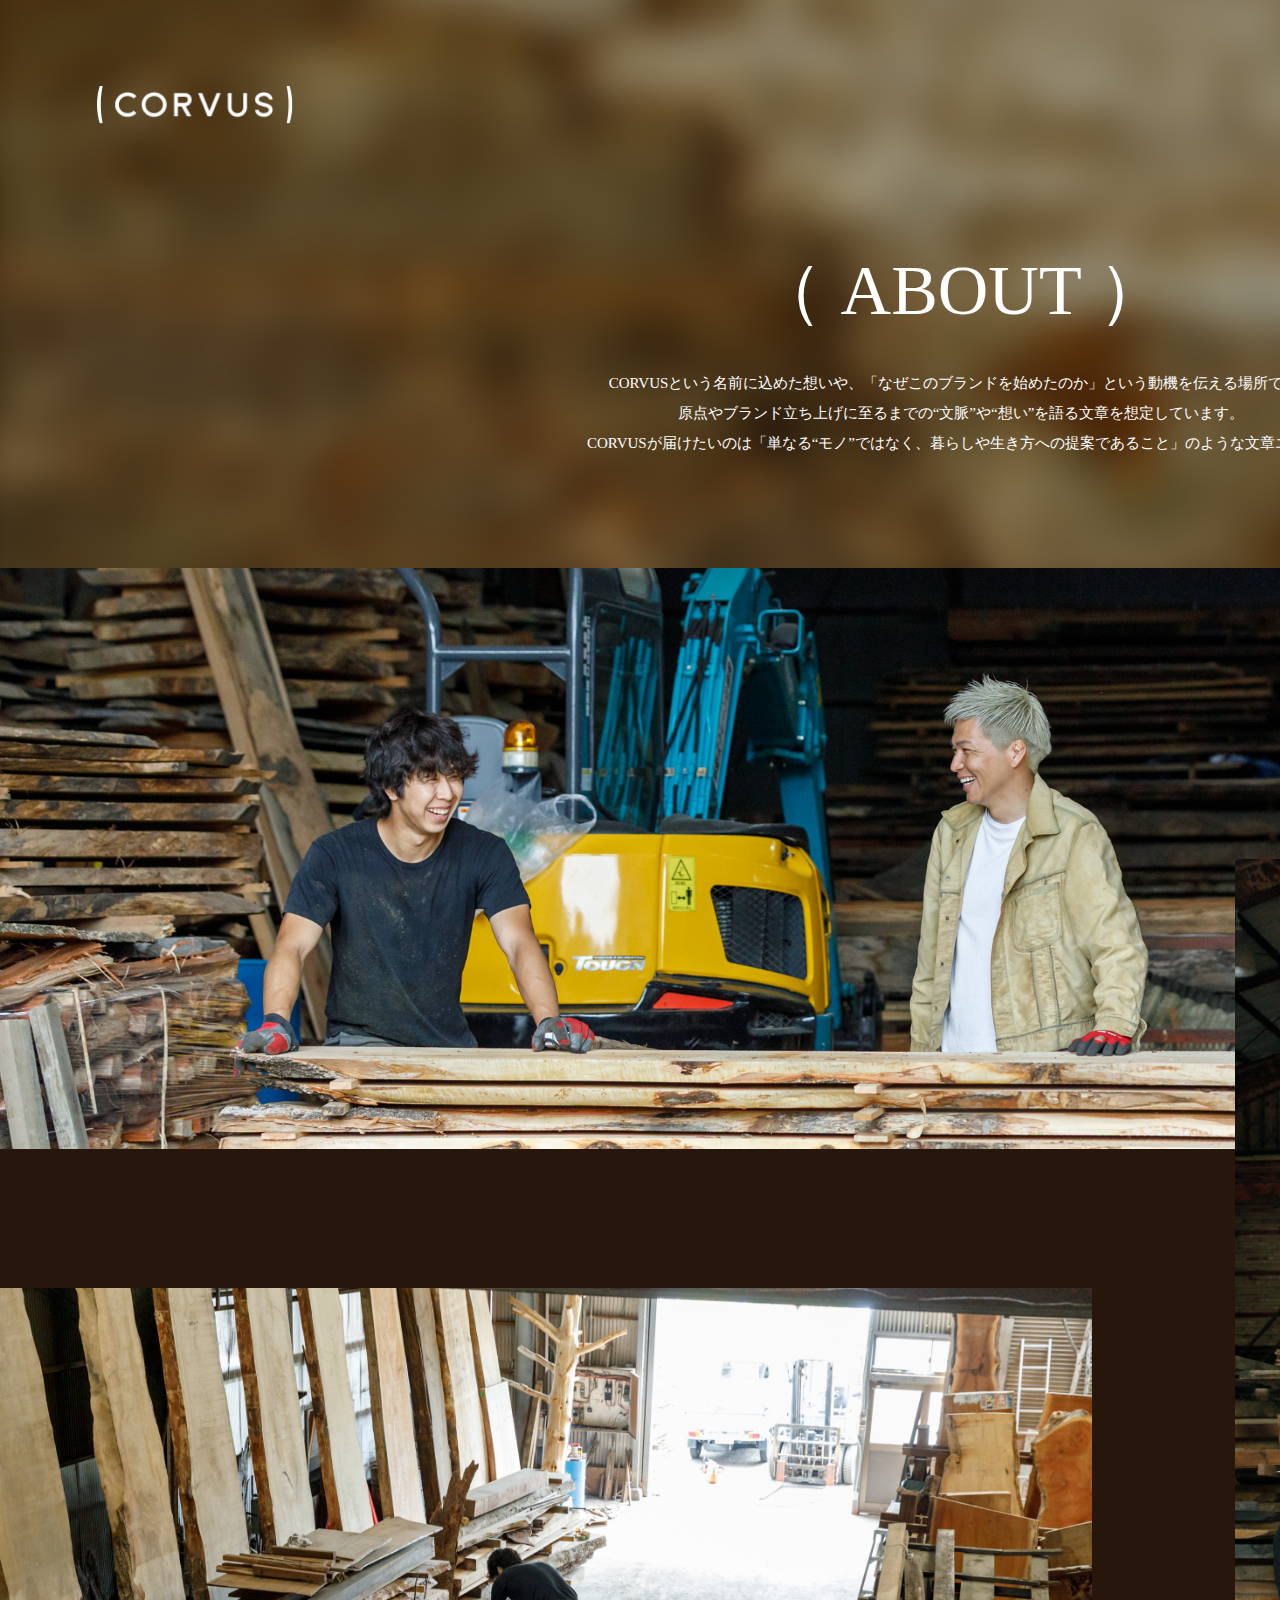
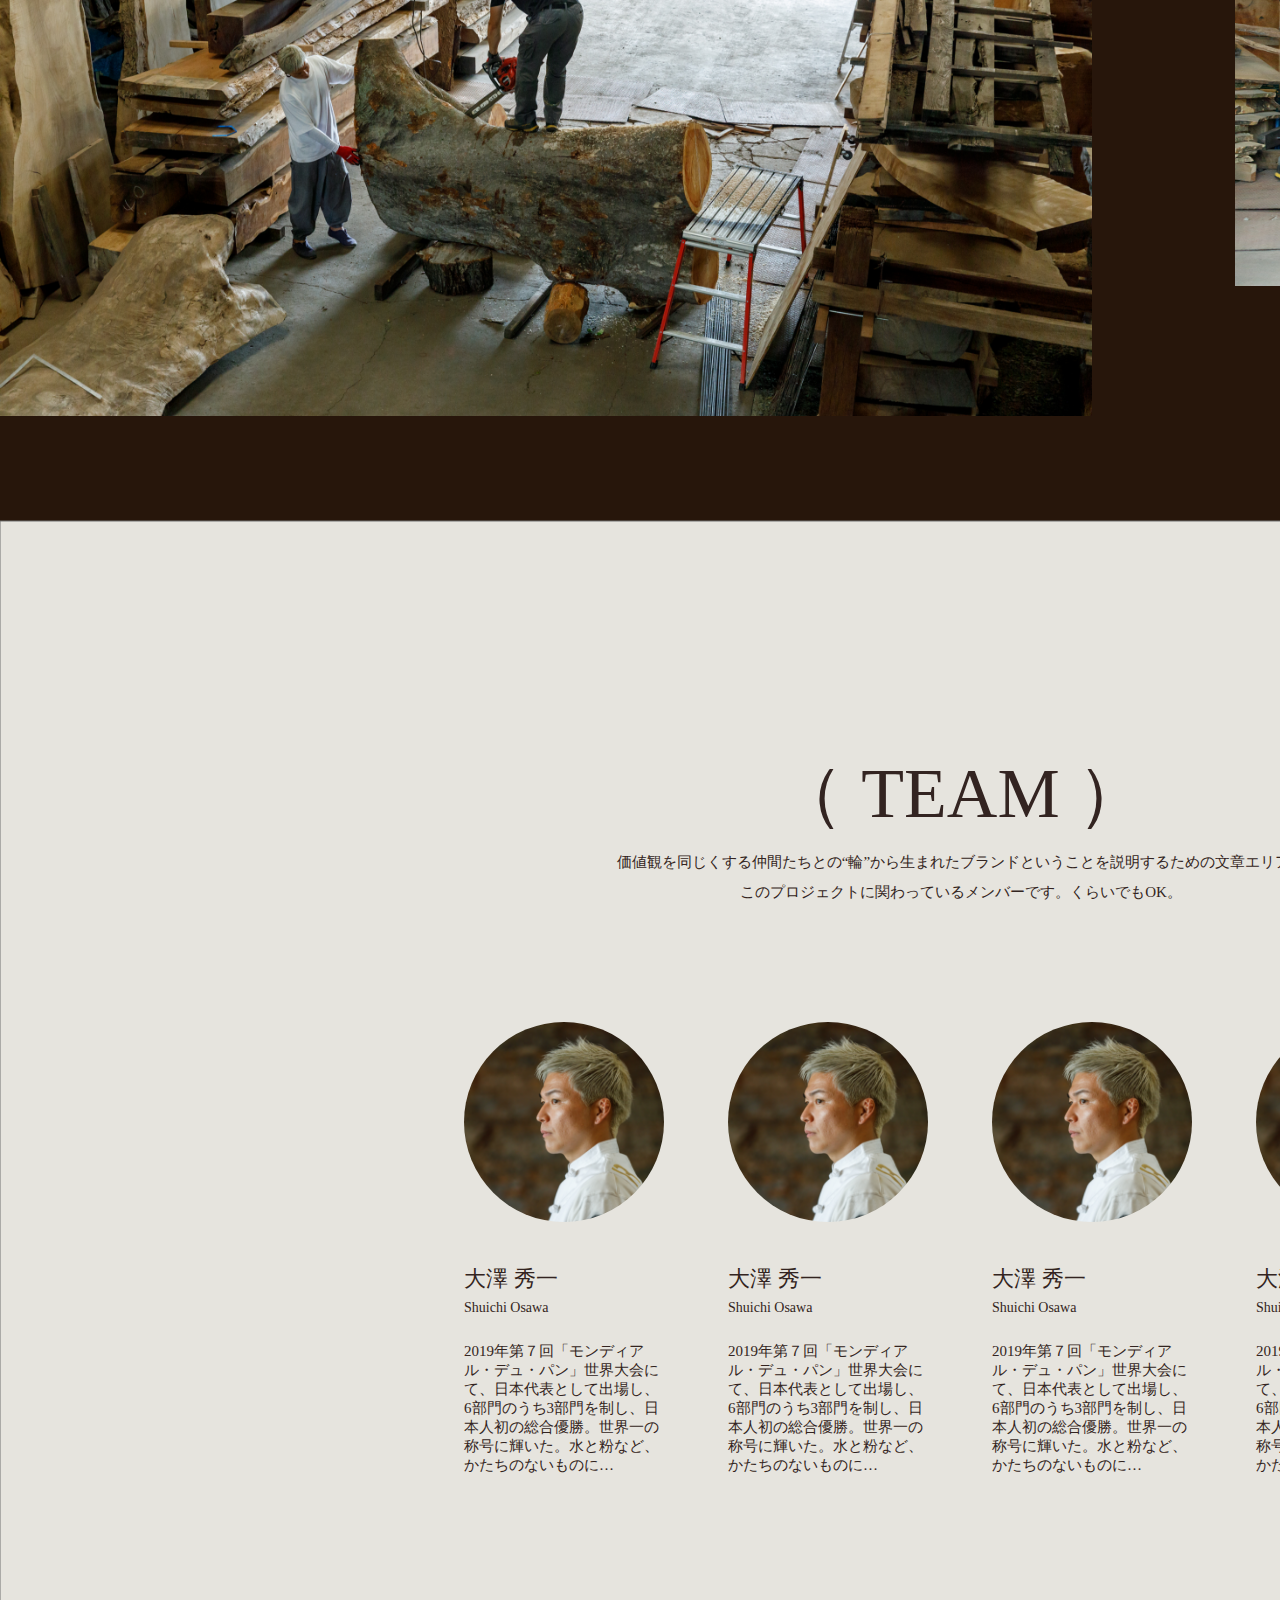
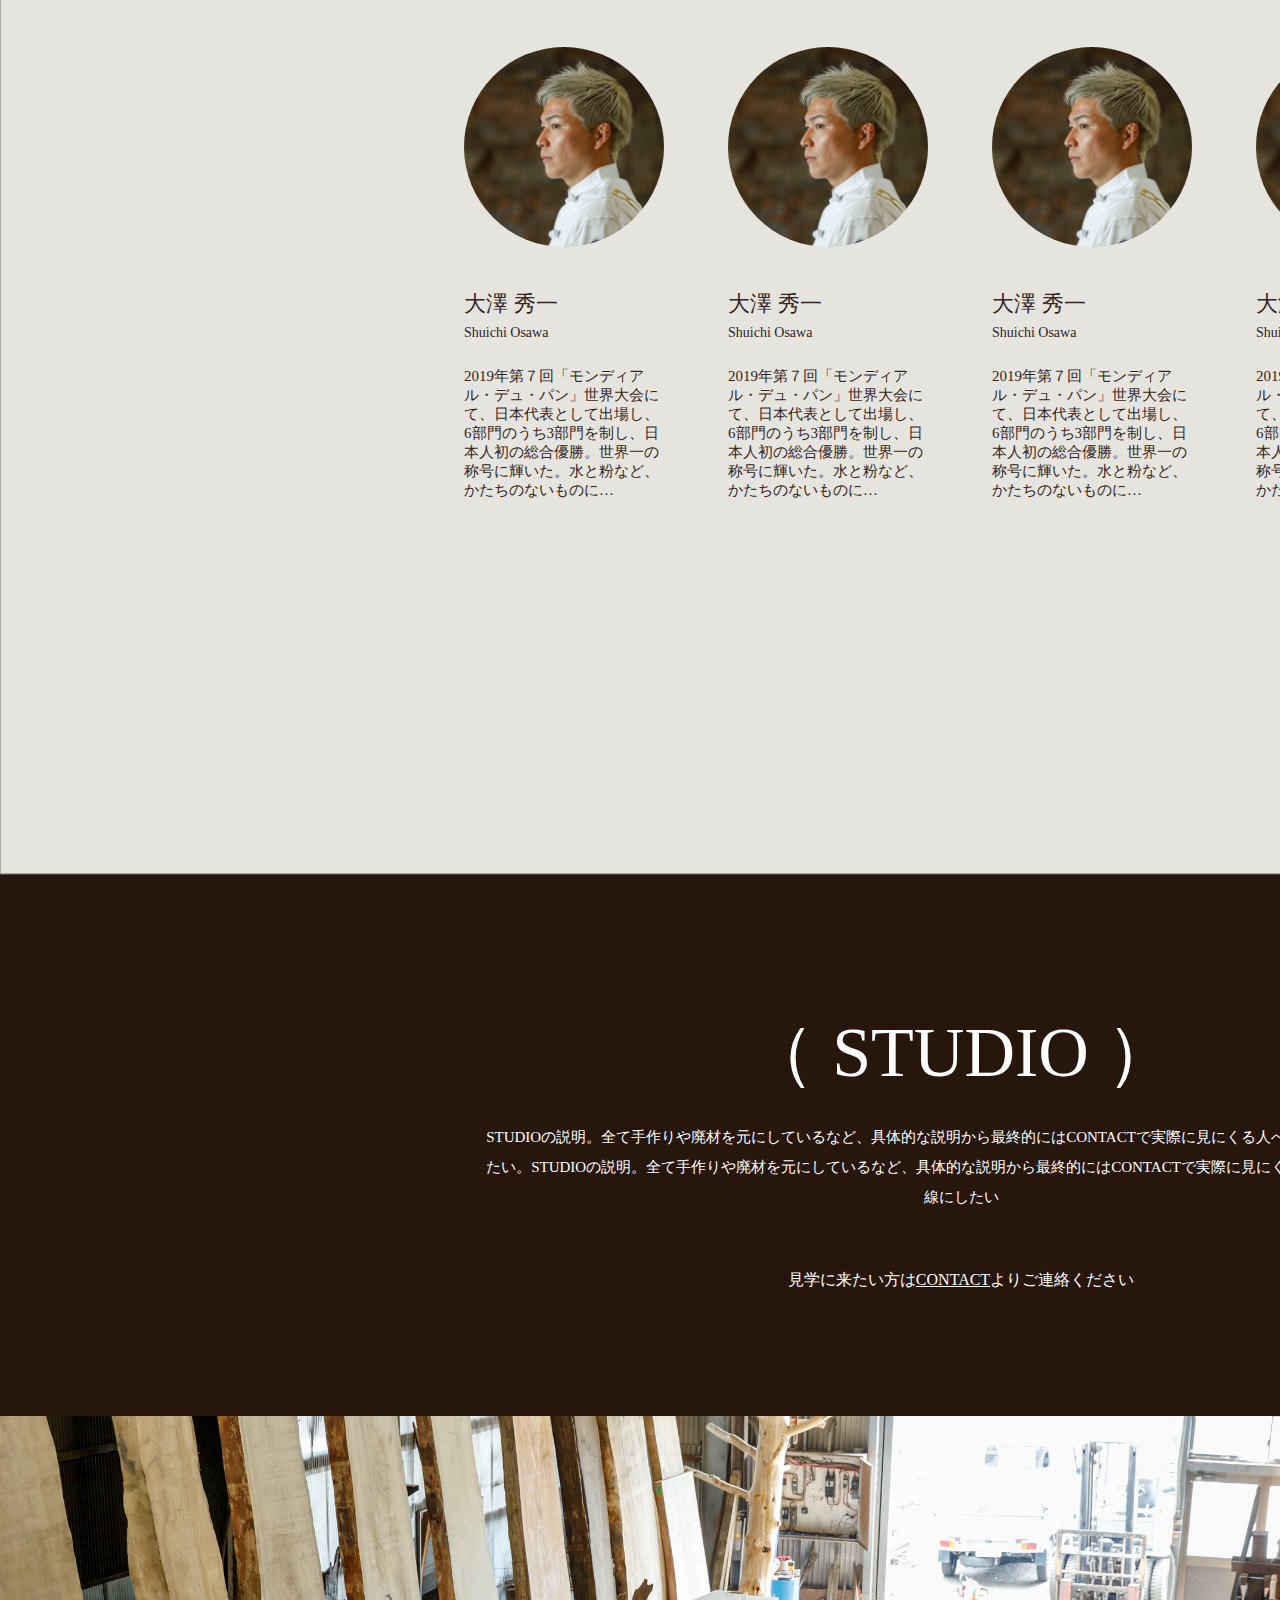
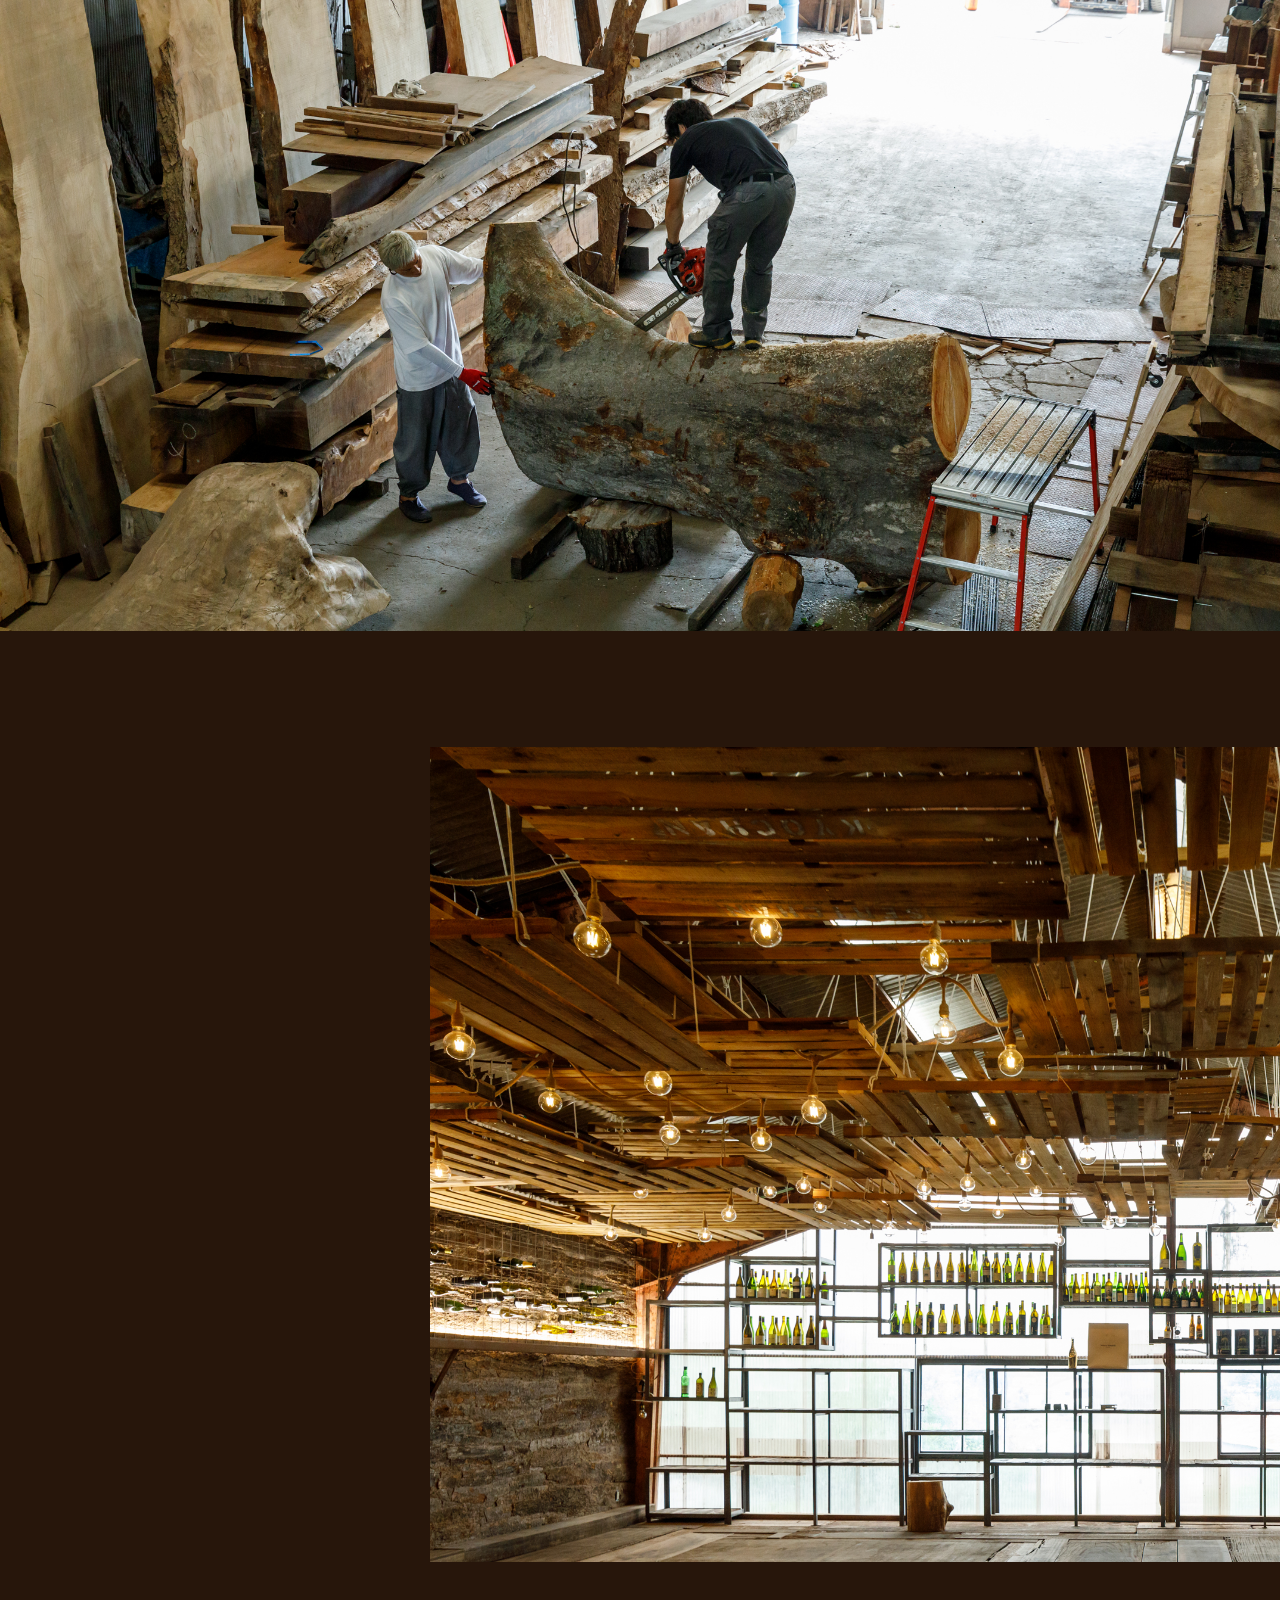
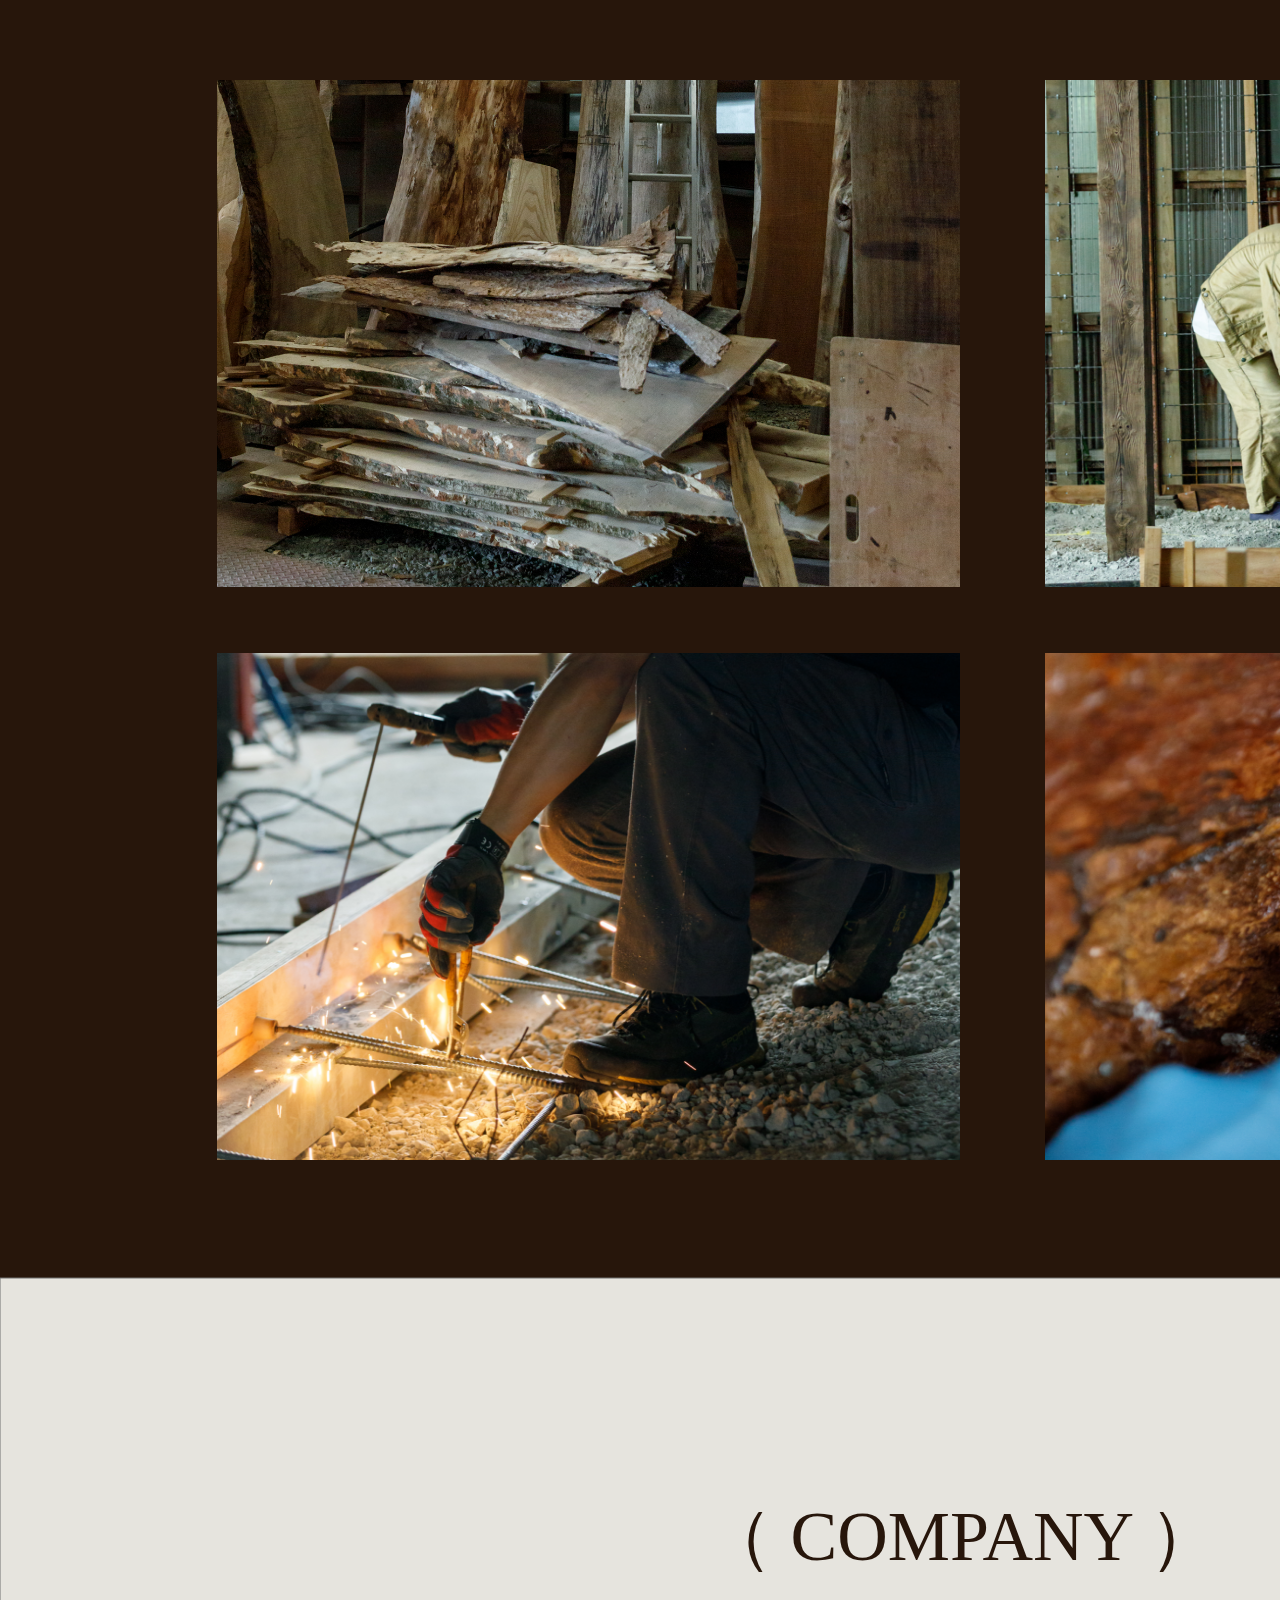
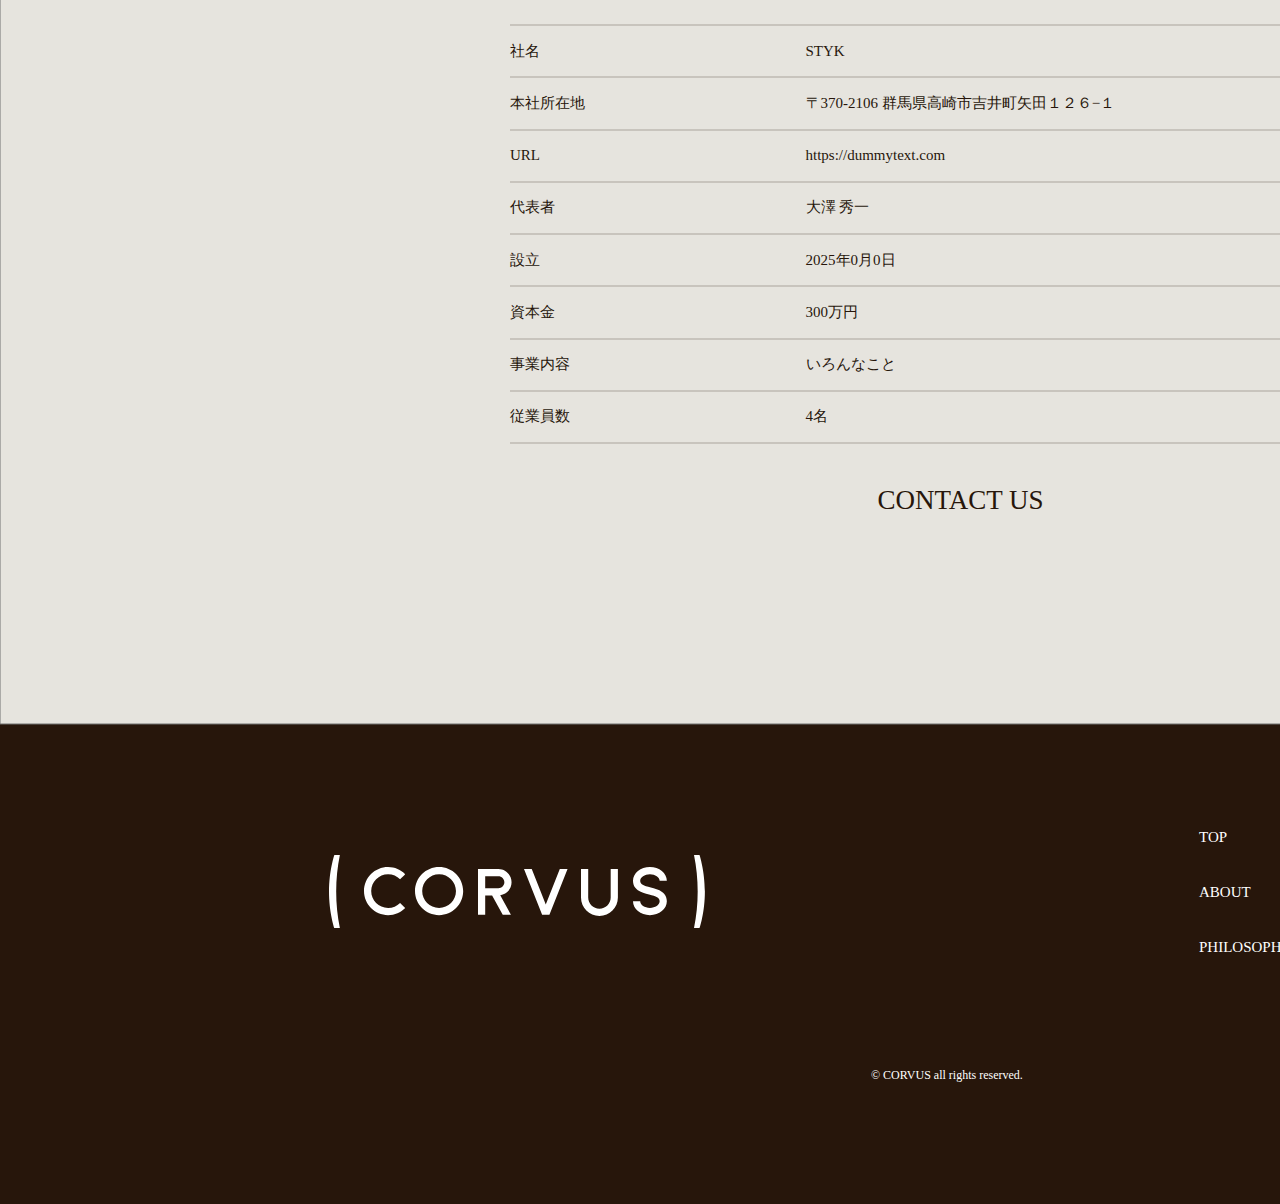
<file: about/about.html>
<!DOCTYPE html>
<html>
<head>
<meta charset="utf-8"/>
<meta http-equiv="X-UA-Compatible" content="IE=edge"/>
<meta name="viewport" content="width=device-width, initial-scale=1.0">

<link rel="icon" href="../img/icon.png" sizes="32x32" type="image/png" />
<link rel="icon" href="../img/icon.png" sizes="16x16" type="image/png" />
<link rel="apple-touch-icon" href="../img/icon.png" />

<title>About</title>
<style id="applicationStylesheet" type="text/css">
	.mediaViewInfo {
		--web-view-name: About;
		--web-view-id: About;
		--web-scale-on-resize: true;
		--web-enable-deep-linking: true;
	}
	:root {
		--web-view-ids: About;
	}
	* {
		margin: 0;
		padding: 0;
		box-sizing: border-box;
		border: none;
	}
	#About {
		position: absolute;
		width: 1920px;
		height: 9204px;
		background-color: rgba(39,22,11,1);
		overflow: hidden;
		--web-view-name: About;
		--web-view-id: About;
		--web-scale-on-resize: true;
		--web-enable-deep-linking: true;
	}
	@keyframes  {
	
	
	}
	@keyframes  {
	
	
	}
	@keyframes slide-left {
	
		0% {
			transform: translateX(100%);
		}
	
	}
	@keyframes slide-left {
	
		0% {
			transform: translateX(100%);
		}
	
	}
	@keyframes  {
	
	
	}
	@keyframes  {
	
	
	}
	@keyframes  {
	
	
	}
	@keyframes  {
	
	
	}
	#aac {
		position: absolute;
		width: 1920px;
		height: 1080px;
		left: 0px;
		top: 0px;
		overflow: visible;
	}
	#aad {
		fill: rgba(230,228,222,1);
		stroke: rgba(112,112,112,1);
		stroke-width: 1px;
		stroke-linejoin: miter;
		stroke-linecap: butt;
		stroke-miterlimit: 4;
		shape-rendering: auto;
	}
	.aad {
		position: absolute;
		overflow: visible;
		width: 1920px;
		height: 1953px;
		left: 0px;
		top: 2121px;
	}
	#aae {
		fill: rgba(230,228,222,1);
		stroke: rgba(112,112,112,1);
		stroke-width: 1px;
		stroke-linejoin: miter;
		stroke-linecap: butt;
		stroke-miterlimit: 4;
		shape-rendering: auto;
	}
	.aae {
		position: absolute;
		overflow: visible;
		width: 1920px;
		height: 1046px;
		left: 0px;
		top: 7678px;
	}
	#aaf {
		border: 0;
		left: 480px;
		top: 4329px;
		position: absolute;
		overflow: visible;
		width: 962px;
		height: 80px;
		line-height: 30px;
		margin-top: -7.5px;
		text-align: center;
		font-family: Hiragino Kaku Gothic ProN;
		font-style: normal;
		font-weight: normal;
		font-size: 15px;
		color: rgba(255,255,255,1);
	}
	#aag {
		border: 0;
		left: 480px;
		top: 4470px;
		position: absolute;
		overflow: visible;
		width: 962px;
		height: 47px;
		--web-animation: fadein 0.30000001192092896s ease-out;
		--web-action-type: page;
		--web-action-target: CONTACT.html;
		cursor: pointer;
		text-align: center;
		font-family: Hiragino Kaku Gothic ProN;
		font-style: normal;
		font-weight: normal;
		font-size: 16px;
		color: rgba(255,255,255,1);
	}
	#aah {
		position: absolute;
		width: 1734px;
		height: 581px;
		left: 0px;
		top: 568px;
		overflow: visible;
	}
	#aai {
		position: absolute;
		width: 196.315px;
		height: 38.153px;
		left: 97px;
		top: 86px;
		overflow: visible;
		--web-animation: fadein undefineds undefined;
		--web-action-type: page;
		--web-action-target: top.html;
		cursor: pointer;
	}
	#aaj {
		position: absolute;
		width: 196.315px;
		height: 38.153px;
		left: 0px;
		top: 0px;
		overflow: visible;
	}
	#aak {
		border: 0;
		left: 480px;
		top: 2454px;
		position: absolute;
		overflow: visible;
		width: 962px;
		height: 146px;
		line-height: 30px;
		margin-top: -7.5px;
		text-align: center;
		font-family: Hiragino Kaku Gothic ProN;
		font-style: normal;
		font-weight: normal;
		font-size: 15px;
		color: rgba(51,36,33,1);
	}
	#aal {
		border: 0;
		left: 464px;
		top: 2942px;
		position: absolute;
		overflow: visible;
		width: 201px;
		height: 187px;
		text-align: left;
		font-family: Hiragino Kaku Gothic ProN;
		font-style: normal;
		font-weight: normal;
		font-size: 15px;
		color: rgba(51,36,33,1);
	}
	#aam {
		border: 0;
		left: 464px;
		top: 2864px;
		position: absolute;
		overflow: visible;
		width: 201px;
		height: 22px;
		text-align: left;
		font-family: Hiragino Kaku Gothic ProN;
		font-style: normal;
		font-weight: normal;
		font-size: 22px;
		color: rgba(51,36,33,1);
	}
	#aan {
		border: 0;
		left: 464px;
		top: 2900px;
		position: absolute;
		overflow: visible;
		width: 201px;
		height: 14px;
		text-align: left;
		font-family: Hiragino Kaku Gothic ProN;
		font-style: normal;
		font-weight: normal;
		font-size: 14px;
		color: rgba(51,36,33,1);
	}
	#aao {
		position: absolute;
		width: 200px;
		height: 200px;
		left: 464px;
		top: 2622px;
		overflow: visible;
	}
	#aap {
		border: 0;
		left: 728px;
		top: 2942px;
		position: absolute;
		overflow: visible;
		width: 201px;
		height: 187px;
		text-align: left;
		font-family: Hiragino Kaku Gothic ProN;
		font-style: normal;
		font-weight: normal;
		font-size: 15px;
		color: rgba(51,36,33,1);
	}
	#aaq {
		border: 0;
		left: 728px;
		top: 2864px;
		position: absolute;
		overflow: visible;
		width: 201px;
		height: 22px;
		text-align: left;
		font-family: Hiragino Kaku Gothic ProN;
		font-style: normal;
		font-weight: normal;
		font-size: 22px;
		color: rgba(51,36,33,1);
	}
	#aar {
		border: 0;
		left: 728px;
		top: 2900px;
		position: absolute;
		overflow: visible;
		width: 201px;
		height: 14px;
		text-align: left;
		font-family: Hiragino Kaku Gothic ProN;
		font-style: normal;
		font-weight: normal;
		font-size: 14px;
		color: rgba(51,36,33,1);
	}
	#aas {
		position: absolute;
		width: 200px;
		height: 200px;
		left: 728px;
		top: 2622px;
		overflow: visible;
	}
	#aat {
		border: 0;
		left: 992px;
		top: 2942px;
		position: absolute;
		overflow: visible;
		width: 201px;
		height: 187px;
		text-align: left;
		font-family: Hiragino Kaku Gothic ProN;
		font-style: normal;
		font-weight: normal;
		font-size: 15px;
		color: rgba(51,36,33,1);
	}
	#aau {
		border: 0;
		left: 992px;
		top: 2864px;
		position: absolute;
		overflow: visible;
		width: 201px;
		height: 22px;
		text-align: left;
		font-family: Hiragino Kaku Gothic ProN;
		font-style: normal;
		font-weight: normal;
		font-size: 22px;
		color: rgba(51,36,33,1);
	}
	#aav {
		border: 0;
		left: 992px;
		top: 2900px;
		position: absolute;
		overflow: visible;
		width: 201px;
		height: 14px;
		text-align: left;
		font-family: Hiragino Kaku Gothic ProN;
		font-style: normal;
		font-weight: normal;
		font-size: 14px;
		color: rgba(51,36,33,1);
	}
	#aaw {
		position: absolute;
		width: 200px;
		height: 200px;
		left: 992px;
		top: 2622px;
		overflow: visible;
	}
	#aax {
		border: 0;
		left: 1256px;
		top: 2942px;
		position: absolute;
		overflow: visible;
		width: 201px;
		height: 187px;
		text-align: left;
		font-family: Hiragino Kaku Gothic ProN;
		font-style: normal;
		font-weight: normal;
		font-size: 15px;
		color: rgba(51,36,33,1);
	}
	#aay {
		border: 0;
		left: 1256px;
		top: 2864px;
		position: absolute;
		overflow: visible;
		width: 201px;
		height: 22px;
		text-align: left;
		font-family: Hiragino Kaku Gothic ProN;
		font-style: normal;
		font-weight: normal;
		font-size: 22px;
		color: rgba(51,36,33,1);
	}
	#aaz {
		border: 0;
		left: 1256px;
		top: 2900px;
		position: absolute;
		overflow: visible;
		width: 201px;
		height: 14px;
		text-align: left;
		font-family: Hiragino Kaku Gothic ProN;
		font-style: normal;
		font-weight: normal;
		font-size: 14px;
		color: rgba(51,36,33,1);
	}
	#aba {
		position: absolute;
		width: 200px;
		height: 200px;
		left: 1256px;
		top: 2622px;
		overflow: visible;
	}
	#abb {
		border: 0;
		left: 464px;
		top: 3567px;
		position: absolute;
		overflow: visible;
		width: 201px;
		height: 187px;
		text-align: left;
		font-family: Hiragino Kaku Gothic ProN;
		font-style: normal;
		font-weight: normal;
		font-size: 15px;
		color: rgba(51,36,33,1);
	}
	#abc {
		border: 0;
		left: 464px;
		top: 3489px;
		position: absolute;
		overflow: visible;
		width: 201px;
		height: 22px;
		text-align: left;
		font-family: Hiragino Kaku Gothic ProN;
		font-style: normal;
		font-weight: normal;
		font-size: 22px;
		color: rgba(51,36,33,1);
	}
	#abd {
		border: 0;
		left: 464px;
		top: 3525px;
		position: absolute;
		overflow: visible;
		width: 201px;
		height: 14px;
		text-align: left;
		font-family: Hiragino Kaku Gothic ProN;
		font-style: normal;
		font-weight: normal;
		font-size: 14px;
		color: rgba(51,36,33,1);
	}
	#abe {
		position: absolute;
		width: 200px;
		height: 200px;
		left: 464px;
		top: 3247px;
		overflow: visible;
	}
	#abf {
		border: 0;
		left: 728px;
		top: 3567px;
		position: absolute;
		overflow: visible;
		width: 201px;
		height: 187px;
		text-align: left;
		font-family: Hiragino Kaku Gothic ProN;
		font-style: normal;
		font-weight: normal;
		font-size: 15px;
		color: rgba(51,36,33,1);
	}
	#abg {
		border: 0;
		left: 728px;
		top: 3489px;
		position: absolute;
		overflow: visible;
		width: 201px;
		height: 22px;
		text-align: left;
		font-family: Hiragino Kaku Gothic ProN;
		font-style: normal;
		font-weight: normal;
		font-size: 22px;
		color: rgba(51,36,33,1);
	}
	#abh {
		border: 0;
		left: 728px;
		top: 3525px;
		position: absolute;
		overflow: visible;
		width: 201px;
		height: 14px;
		text-align: left;
		font-family: Hiragino Kaku Gothic ProN;
		font-style: normal;
		font-weight: normal;
		font-size: 14px;
		color: rgba(51,36,33,1);
	}
	#abi {
		position: absolute;
		width: 200px;
		height: 200px;
		left: 728px;
		top: 3247px;
		overflow: visible;
	}
	#abj {
		border: 0;
		left: 992px;
		top: 3567px;
		position: absolute;
		overflow: visible;
		width: 201px;
		height: 187px;
		text-align: left;
		font-family: Hiragino Kaku Gothic ProN;
		font-style: normal;
		font-weight: normal;
		font-size: 15px;
		color: rgba(51,36,33,1);
	}
	#abk {
		border: 0;
		left: 992px;
		top: 3489px;
		position: absolute;
		overflow: visible;
		width: 201px;
		height: 22px;
		text-align: left;
		font-family: Hiragino Kaku Gothic ProN;
		font-style: normal;
		font-weight: normal;
		font-size: 22px;
		color: rgba(51,36,33,1);
	}
	#abl {
		border: 0;
		left: 992px;
		top: 3525px;
		position: absolute;
		overflow: visible;
		width: 201px;
		height: 14px;
		text-align: left;
		font-family: Hiragino Kaku Gothic ProN;
		font-style: normal;
		font-weight: normal;
		font-size: 14px;
		color: rgba(51,36,33,1);
	}
	#abm {
		position: absolute;
		width: 200px;
		height: 200px;
		left: 992px;
		top: 3247px;
		overflow: visible;
	}
	#abn {
		border: 0;
		left: 1256px;
		top: 3567px;
		position: absolute;
		overflow: visible;
		width: 201px;
		height: 187px;
		text-align: left;
		font-family: Hiragino Kaku Gothic ProN;
		font-style: normal;
		font-weight: normal;
		font-size: 15px;
		color: rgba(51,36,33,1);
	}
	#abo {
		border: 0;
		left: 1256px;
		top: 3489px;
		position: absolute;
		overflow: visible;
		width: 201px;
		height: 22px;
		text-align: left;
		font-family: Hiragino Kaku Gothic ProN;
		font-style: normal;
		font-weight: normal;
		font-size: 22px;
		color: rgba(51,36,33,1);
	}
	#abp {
		border: 0;
		left: 1256px;
		top: 3525px;
		position: absolute;
		overflow: visible;
		width: 201px;
		height: 14px;
		text-align: left;
		font-family: Hiragino Kaku Gothic ProN;
		font-style: normal;
		font-weight: normal;
		font-size: 14px;
		color: rgba(51,36,33,1);
	}
	#abq {
		position: absolute;
		width: 200px;
		height: 200px;
		left: 1256px;
		top: 3247px;
		overflow: visible;
	}
	#abr {
		border: 0;
		left: 773px;
		top: 2347px;
		position: absolute;
		overflow: visible;
		width: 375px;
		white-space: nowrap;
		text-align: center;
		font-family: Heisei Mincho Std;
		font-style: normal;
		font-weight: normal;
		font-size: 70px;
		color: rgba(51,36,33,1);
	}
	#abs {
		border: 0;
		left: 752px;
		top: 244px;
		position: absolute;
		overflow: visible;
		width: 417px;
		white-space: nowrap;
		text-align: center;
		font-family: Heisei Mincho Std;
		font-style: normal;
		font-weight: normal;
		font-size: 70px;
		color: rgba(255,255,255,1);
	}
	#abt {
		border: 0;
		left: 744px;
		top: 4206px;
		position: absolute;
		overflow: visible;
		width: 433px;
		white-space: nowrap;
		text-align: center;
		font-family: Heisei Mincho Std;
		font-style: normal;
		font-weight: normal;
		font-size: 70px;
		color: rgba(255,255,255,1);
	}
	#abu {
		border: 0;
		left: 492px;
		top: 375px;
		position: absolute;
		overflow: visible;
		width: 938px;
		height: 75px;
		line-height: 30px;
		margin-top: -7.5px;
		text-align: center;
		font-family: Hiragino Kaku Gothic ProN;
		font-style: normal;
		font-weight: normal;
		font-size: 15px;
		color: rgba(255,255,255,1);
	}
	#abv {
		position: absolute;
		width: 685px;
		height: 1027px;
		left: 1235px;
		top: 859px;
		overflow: visible;
	}
	#abw {
		position: absolute;
		width: 1490px;
		height: 815px;
		left: 430px;
		top: 5547px;
		overflow: visible;
	}
	#abx {
		position: absolute;
		width: 1490px;
		height: 815px;
		left: 0px;
		top: 4616px;
		overflow: visible;
	}
	#aby {
		position: absolute;
		width: 900px;
		height: 622px;
		left: 510px;
		top: 7890px;
		overflow: visible;
	}
	#abz {
		border: 0;
		left: 188px;
		top: 0px;
		position: absolute;
		overflow: visible;
		width: 526px;
		white-space: nowrap;
		text-align: center;
		font-family: Heisei Mincho Std;
		font-style: normal;
		font-weight: normal;
		font-size: 70px;
		color: rgba(39,22,11,1);
	}
	#aca {
		border: 0;
		left: 358px;
		top: 595px;
		position: absolute;
		overflow: visible;
		width: 185px;
		white-space: nowrap;
		text-align: center;
		font-family: Hiragino Kaku Gothic ProN;
		font-style: normal;
		font-weight: normal;
		font-size: 27px;
		color: rgba(39,22,11,1);
	}
	#acb {
		position: absolute;
		width: 900px;
		height: 418px;
		left: 0px;
		top: 134.5px;
		overflow: visible;
	}
	#acc {
		border: 0;
		left: 0px;
		top: 18.5px;
		position: absolute;
		overflow: visible;
		width: 310px;
		height: 15px;
		line-height: 50px;
		margin-top: -17.5px;
		text-align: left;
		font-family: Hiragino Kaku Gothic ProN;
		font-style: normal;
		font-weight: normal;
		font-size: 15px;
		color: rgba(39,22,11,1);
	}
	#acd {
		border: 0;
		left: 295.5px;
		top: 18.5px;
		position: absolute;
		overflow: visible;
		width: 310px;
		height: 15px;
		line-height: 50px;
		margin-top: -17.5px;
		text-align: left;
		font-family: Hiragino Kaku Gothic ProN;
		font-style: normal;
		font-weight: normal;
		font-size: 15px;
		color: rgba(39,22,11,1);
	}
	#ace {
		border: 0;
		left: 0px;
		top: 70.5px;
		position: absolute;
		overflow: visible;
		width: 310px;
		height: 15px;
		line-height: 50px;
		margin-top: -17.5px;
		text-align: left;
		font-family: Hiragino Kaku Gothic ProN;
		font-style: normal;
		font-weight: normal;
		font-size: 15px;
		color: rgba(39,22,11,1);
	}
	#acf {
		border: 0;
		left: 295.5px;
		top: 70.5px;
		position: absolute;
		overflow: visible;
		width: 390px;
		height: 15px;
		line-height: 50px;
		margin-top: -17.5px;
		text-align: left;
		font-family: Hiragino Kaku Gothic ProN;
		font-style: normal;
		font-weight: normal;
		font-size: 15px;
		color: rgba(39,22,11,1);
	}
	#acg {
		border: 0;
		left: 0px;
		top: 122.5px;
		position: absolute;
		overflow: visible;
		width: 310px;
		height: 15px;
		line-height: 50px;
		margin-top: -17.5px;
		text-align: left;
		font-family: Hiragino Kaku Gothic ProN;
		font-style: normal;
		font-weight: normal;
		font-size: 15px;
		color: rgba(39,22,11,1);
	}
	#ach {
		border: 0;
		left: 295.5px;
		top: 122.5px;
		position: absolute;
		overflow: visible;
		width: 310px;
		height: 15px;
		line-height: 50px;
		margin-top: -17.5px;
		text-align: left;
		font-family: Hiragino Kaku Gothic ProN;
		font-style: normal;
		font-weight: normal;
		font-size: 15px;
		color: rgba(39,22,11,1);
	}
	#aci {
		border: 0;
		left: 0px;
		top: 174.5px;
		position: absolute;
		overflow: visible;
		width: 310px;
		height: 15px;
		line-height: 50px;
		margin-top: -17.5px;
		text-align: left;
		font-family: Hiragino Kaku Gothic ProN;
		font-style: normal;
		font-weight: normal;
		font-size: 15px;
		color: rgba(39,22,11,1);
	}
	#acj {
		border: 0;
		left: 295.5px;
		top: 174.5px;
		position: absolute;
		overflow: visible;
		width: 310px;
		height: 15px;
		line-height: 50px;
		margin-top: -17.5px;
		text-align: left;
		font-family: Hiragino Kaku Gothic ProN;
		font-style: normal;
		font-weight: normal;
		font-size: 15px;
		color: rgba(39,22,11,1);
	}
	#ack {
		border: 0;
		left: 0px;
		top: 227.5px;
		position: absolute;
		overflow: visible;
		width: 310px;
		height: 15px;
		line-height: 50px;
		margin-top: -17.5px;
		text-align: left;
		font-family: Hiragino Kaku Gothic ProN;
		font-style: normal;
		font-weight: normal;
		font-size: 15px;
		color: rgba(39,22,11,1);
	}
	#acl {
		border: 0;
		left: 295.5px;
		top: 227.5px;
		position: absolute;
		overflow: visible;
		width: 310px;
		height: 15px;
		line-height: 50px;
		margin-top: -17.5px;
		text-align: left;
		font-family: Hiragino Kaku Gothic ProN;
		font-style: normal;
		font-weight: normal;
		font-size: 15px;
		color: rgba(39,22,11,1);
	}
	#acm {
		border: 0;
		left: 0px;
		top: 279.5px;
		position: absolute;
		overflow: visible;
		width: 310px;
		height: 15px;
		line-height: 50px;
		margin-top: -17.5px;
		text-align: left;
		font-family: Hiragino Kaku Gothic ProN;
		font-style: normal;
		font-weight: normal;
		font-size: 15px;
		color: rgba(39,22,11,1);
	}
	#acn {
		border: 0;
		left: 295.5px;
		top: 279.5px;
		position: absolute;
		overflow: visible;
		width: 310px;
		height: 15px;
		line-height: 50px;
		margin-top: -17.5px;
		text-align: left;
		font-family: Hiragino Kaku Gothic ProN;
		font-style: normal;
		font-weight: normal;
		font-size: 15px;
		color: rgba(39,22,11,1);
	}
	#aco {
		border: 0;
		left: 0px;
		top: 331.5px;
		position: absolute;
		overflow: visible;
		width: 310px;
		height: 15px;
		line-height: 50px;
		margin-top: -17.5px;
		text-align: left;
		font-family: Hiragino Kaku Gothic ProN;
		font-style: normal;
		font-weight: normal;
		font-size: 15px;
		color: rgba(39,22,11,1);
	}
	#acp {
		border: 0;
		left: 295.5px;
		top: 331.5px;
		position: absolute;
		overflow: visible;
		width: 310px;
		height: 15px;
		line-height: 50px;
		margin-top: -17.5px;
		text-align: left;
		font-family: Hiragino Kaku Gothic ProN;
		font-style: normal;
		font-weight: normal;
		font-size: 15px;
		color: rgba(39,22,11,1);
	}
	#acq {
		border: 0;
		left: 0px;
		top: 383.5px;
		position: absolute;
		overflow: visible;
		width: 310px;
		height: 15px;
		line-height: 50px;
		margin-top: -17.5px;
		text-align: left;
		font-family: Hiragino Kaku Gothic ProN;
		font-style: normal;
		font-weight: normal;
		font-size: 15px;
		color: rgba(39,22,11,1);
	}
	#acr {
		border: 0;
		left: 295.5px;
		top: 383.5px;
		position: absolute;
		overflow: visible;
		width: 310px;
		height: 15px;
		line-height: 50px;
		margin-top: -17.5px;
		text-align: left;
		font-family: Hiragino Kaku Gothic ProN;
		font-style: normal;
		font-weight: normal;
		font-size: 15px;
		color: rgba(39,22,11,1);
	}
	#acs {
		opacity: 0.3;
		fill: transparent;
		stroke: rgba(39,22,11,1);
		stroke-width: 1px;
		stroke-linejoin: miter;
		stroke-linecap: butt;
		stroke-miterlimit: 4;
		shape-rendering: auto;
	}
	.acs {
		overflow: visible;
		position: absolute;
		width: 900px;
		height: 1px;
		left: 0px;
		top: 52px;
		transform: matrix(1,0,0,1,0,0);
	}
	#act {
		opacity: 0.3;
		fill: transparent;
		stroke: rgba(39,22,11,1);
		stroke-width: 1px;
		stroke-linejoin: miter;
		stroke-linecap: butt;
		stroke-miterlimit: 4;
		shape-rendering: auto;
	}
	.act {
		overflow: visible;
		position: absolute;
		width: 900px;
		height: 1px;
		left: 0px;
		top: 0px;
		transform: matrix(1,0,0,1,0,0);
	}
	#acu {
		opacity: 0.3;
		fill: transparent;
		stroke: rgba(39,22,11,1);
		stroke-width: 1px;
		stroke-linejoin: miter;
		stroke-linecap: butt;
		stroke-miterlimit: 4;
		shape-rendering: auto;
	}
	.acu {
		overflow: visible;
		position: absolute;
		width: 900px;
		height: 1px;
		left: 0px;
		top: 261px;
		transform: matrix(1,0,0,1,0,0);
	}
	#acv {
		opacity: 0.3;
		fill: transparent;
		stroke: rgba(39,22,11,1);
		stroke-width: 1px;
		stroke-linejoin: miter;
		stroke-linecap: butt;
		stroke-miterlimit: 4;
		shape-rendering: auto;
	}
	.acv {
		overflow: visible;
		position: absolute;
		width: 900px;
		height: 1px;
		left: 0px;
		top: 105px;
		transform: matrix(1,0,0,1,0,0);
	}
	#acw {
		opacity: 0.3;
		fill: transparent;
		stroke: rgba(39,22,11,1);
		stroke-width: 1px;
		stroke-linejoin: miter;
		stroke-linecap: butt;
		stroke-miterlimit: 4;
		shape-rendering: auto;
	}
	.acw {
		overflow: visible;
		position: absolute;
		width: 900px;
		height: 1px;
		left: 0px;
		top: 314px;
		transform: matrix(1,0,0,1,0,0);
	}
	#acx {
		opacity: 0.3;
		fill: transparent;
		stroke: rgba(39,22,11,1);
		stroke-width: 1px;
		stroke-linejoin: miter;
		stroke-linecap: butt;
		stroke-miterlimit: 4;
		shape-rendering: auto;
	}
	.acx {
		overflow: visible;
		position: absolute;
		width: 900px;
		height: 1px;
		left: 0px;
		top: 157px;
		transform: matrix(1,0,0,1,0,0);
	}
	#acy {
		opacity: 0.3;
		fill: transparent;
		stroke: rgba(39,22,11,1);
		stroke-width: 1px;
		stroke-linejoin: miter;
		stroke-linecap: butt;
		stroke-miterlimit: 4;
		shape-rendering: auto;
	}
	.acy {
		overflow: visible;
		position: absolute;
		width: 900px;
		height: 1px;
		left: 0px;
		top: 366px;
		transform: matrix(1,0,0,1,0,0);
	}
	#acz {
		opacity: 0.3;
		fill: transparent;
		stroke: rgba(39,22,11,1);
		stroke-width: 1px;
		stroke-linejoin: miter;
		stroke-linecap: butt;
		stroke-miterlimit: 4;
		shape-rendering: auto;
	}
	.acz {
		overflow: visible;
		position: absolute;
		width: 900px;
		height: 1px;
		left: 0px;
		top: 209px;
		transform: matrix(1,0,0,1,0,0);
	}
	#ada {
		opacity: 0.3;
		fill: transparent;
		stroke: rgba(39,22,11,1);
		stroke-width: 1px;
		stroke-linejoin: miter;
		stroke-linecap: butt;
		stroke-miterlimit: 4;
		shape-rendering: auto;
	}
	.ada {
		overflow: visible;
		position: absolute;
		width: 900px;
		height: 1px;
		left: 0px;
		top: 418px;
		transform: matrix(1,0,0,1,0,0);
	}
	#adb {
		position: absolute;
		width: 1092px;
		height: 728px;
		left: 0px;
		top: 1288px;
		overflow: visible;
	}
	#adc {
		position: absolute;
		width: 1571px;
		height: 1080px;
		left: 217px;
		top: 6480px;
		overflow: visible;
	}
	#add {
		position: absolute;
		width: 743px;
		height: 507px;
		left: 0px;
		top: 0px;
		overflow: visible;
	}
	#ade {
		position: absolute;
		width: 743px;
		height: 507px;
		left: 0px;
		top: 573px;
		overflow: visible;
	}
	#adf {
		position: absolute;
		width: 743px;
		height: 507px;
		left: 828px;
		top: 0px;
		overflow: visible;
	}
	#adg {
		position: absolute;
		width: 743px;
		height: 507px;
		left: 828px;
		top: 573px;
		overflow: visible;
	}
	#adh {
		position: absolute;
		width: 117px;
		height: 71px;
		left: 1699px;
		top: 53px;
		overflow: visible;
		cursor: pointer;
		--web-animation: slide-left 0.30000001192092896s ease-out forwards;
		--web-action-type: page;
		--web-action-target: menu.html;
	}
	#adi {
		position: absolute;
		width: 44px;
		height: 11px;
		left: 36.5px;
		top: 33.5px;
		overflow: visible;
		cursor: pointer;
		--web-animation: slide-left 0.30000001192092896s ease-out forwards;
		--web-action-type: page;
		--web-action-target: menu.html;
	}
	#adj {
		fill: transparent;
		stroke: rgba(255,255,255,1);
		stroke-width: 2px;
		stroke-linejoin: miter;
		stroke-linecap: butt;
		stroke-miterlimit: 4;
		shape-rendering: auto;
	}
	.adj {
		overflow: visible;
		position: absolute;
		width: 44px;
		height: 2px;
		left: 0px;
		top: 0px;
		transform: matrix(1,0,0,1,0,0);
	}
	#adk {
		fill: transparent;
		stroke: rgba(255,255,255,1);
		stroke-width: 2px;
		stroke-linejoin: miter;
		stroke-linecap: butt;
		stroke-miterlimit: 4;
		shape-rendering: auto;
	}
	.adk {
		overflow: visible;
		position: absolute;
		width: 35px;
		height: 2px;
		left: 0px;
		top: 11px;
		transform: matrix(1,0,0,1,0,0);
	}
	#adl {
		fill: transparent;
	}
	.adl {
		position: absolute;
		overflow: visible;
		width: 117px;
		height: 71px;
		left: 0px;
		top: 0px;
	}
	#adm {
		border: 0;
		left: 1199px;
		top: 8829px;
		position: absolute;
		overflow: visible;
		width: 33px;
		white-space: nowrap;
		--web-animation: fadein 0.30000001192092896s ease-out;
		--web-action-type: page;
		--web-action-target: top.html;
		cursor: pointer;
		text-align: left;
		font-family: Hiragino Kaku Gothic ProN;
		font-style: normal;
		font-weight: normal;
		font-size: 15px;
		color: rgba(255,255,255,1);
	}
	#adn {
		border: 0;
		left: 1199px;
		top: 8884px;
		position: absolute;
		overflow: visible;
		width: 56px;
		white-space: nowrap;
		text-align: left;
		font-family: Hiragino Kaku Gothic ProN;
		font-style: normal;
		font-weight: normal;
		font-size: 15px;
		color: rgba(255,255,255,1);
	}
	#ado {
		border: 0;
		left: 1199px;
		top: 8939px;
		position: absolute;
		overflow: visible;
		width: 101px;
		white-space: nowrap;
		--web-animation: fadein 0.30000001192092896s ease-out;
		--web-action-type: page;
		--web-action-target: Philosiphy.html;
		cursor: pointer;
		text-align: left;
		font-family: Hiragino Kaku Gothic ProN;
		font-style: normal;
		font-weight: normal;
		font-size: 15px;
		color: rgba(255,255,255,1);
	}
	#adp {
		border: 0;
		left: 871px;
		top: 9068px;
		position: absolute;
		overflow: visible;
		width: 179px;
		white-space: nowrap;
		text-align: left;
		font-family: Hiragino Kaku Gothic ProN;
		font-style: normal;
		font-weight: normal;
		font-size: 12px;
		color: rgba(255,255,255,1);
	}
	#adq {
		border: 0;
		left: 1500px;
		top: 8829px;
		position: absolute;
		overflow: visible;
		width: 76px;
		white-space: nowrap;
		--web-animation: fadein 0.30000001192092896s ease-out;
		--web-action-type: page;
		--web-action-target: CONTACT.html;
		cursor: pointer;
		text-align: left;
		font-family: Hiragino Kaku Gothic ProN;
		font-style: normal;
		font-weight: normal;
		font-size: 15px;
		color: rgba(255,255,255,1);
	}
	#adr {
		border: 0;
		left: 1500px;
		top: 8884px;
		position: absolute;
		overflow: visible;
		width: 93px;
		white-space: nowrap;
		text-align: left;
		font-family: Hiragino Kaku Gothic ProN;
		font-style: normal;
		font-weight: normal;
		font-size: 15px;
		color: rgba(255,255,255,1);
	}
	#ads {
		position: absolute;
		width: 15px;
		height: 125px;
		left: 1392px;
		top: 8829px;
		overflow: visible;
		--web-animation: fadein 0.30000001192092896s ease-out;
		--web-action-type: page;
		--web-action-target: .html;
		cursor: pointer;
	}
	#adt {
		border: 0;
		left: 0px;
		top: 0px;
		position: absolute;
		overflow: visible;
		width: 16px;
		white-space: nowrap;
		text-align: left;
		font-family: Hiragino Kaku Gothic ProN;
		font-style: normal;
		font-weight: normal;
		font-size: 15px;
		color: rgba(255,255,255,1);
	}
	#adu {
		border: 0;
		left: 0px;
		top: 55px;
		position: absolute;
		overflow: visible;
		width: 16px;
		white-space: nowrap;
		text-align: left;
		font-family: Hiragino Kaku Gothic ProN;
		font-style: normal;
		font-weight: normal;
		font-size: 15px;
		color: rgba(255,255,255,1);
	}
	#adv {
		border: 0;
		left: 0px;
		top: 110px;
		position: absolute;
		overflow: visible;
		width: 16px;
		white-space: nowrap;
		text-align: left;
		font-family: Hiragino Kaku Gothic ProN;
		font-style: normal;
		font-weight: normal;
		font-size: 15px;
		color: rgba(255,255,255,1);
	}
	#adw {
		fill: rgba(255,255,255,1);
	}
	.adw {
		overflow: visible;
		position: absolute;
		width: 10.885px;
		height: 73.135px;
		left: 329px;
		top: 8855px;
		transform: matrix(1,0,0,1,0,0);
	}
	#adx {
		fill: rgba(255,255,255,1);
	}
	.adx {
		overflow: visible;
		position: absolute;
		width: 10.885px;
		height: 73.135px;
		left: 694.427px;
		top: 8855px;
		transform: matrix(1,0,0,1,0,0);
	}
	#ady {
		fill: rgba(255,255,255,1);
	}
	.ady {
		overflow: visible;
		position: absolute;
		width: 41.194px;
		height: 48.175px;
		left: 363.727px;
		top: 8867.476px;
		transform: matrix(1,0,0,1,0,0);
	}
	#adz {
		fill: rgba(255,255,255,1);
	}
	.adz {
		overflow: visible;
		position: absolute;
		width: 48.175px;
		height: 48.176px;
		left: 414.94px;
		top: 8867.475px;
		transform: matrix(1,0,0,1,0,0);
	}
	#aea {
		fill: rgba(255,255,255,1);
	}
	.aea {
		overflow: visible;
		position: absolute;
		width: 43.558px;
		height: 45.824px;
		left: 523.743px;
		top: 8868.66px;
		transform: matrix(1,0,0,1,0,0);
	}
	#aeb {
		fill: rgba(255,255,255,1);
	}
	.aeb {
		overflow: visible;
		position: absolute;
		width: 36.892px;
		height: 46.99px;
		left: 581.062px;
		top: 8868.66px;
		transform: matrix(1,0,0,1,0,0);
	}
	#aec {
		fill: rgba(255,255,255,1);
	}
	.aec {
		overflow: visible;
		position: absolute;
		width: 33.852px;
		height: 48.176px;
		left: 633.49px;
		top: 8867.475px;
		transform: matrix(1,0,0,1,0,0);
	}
	#aed {
		fill: rgba(255,255,255,1);
	}
	.aed {
		overflow: visible;
		position: absolute;
		width: 33.568px;
		height: 45.824px;
		left: 477.72px;
		top: 8868.66px;
		transform: matrix(1,0,0,1,0,0);
	}
</style>
<script id="applicationScript">
if (window.console==null) { window["console"] = { log : function() {} } }; // some browsers do not set console

// Scaling, showing by media query and navigation between multiple pages on a single page. Code subject to change.

var Application = function() {
	this.prefix = "--web-";
	this.NAVIGATION_CHANGE = "viewChange";
	this.VIEW_NOT_FOUND = "viewNotFound";
	this.VIEW_CHANGE = "viewChange";
	this.VIEW_CHANGING = "viewChanging";
	this.STATE_NOT_FOUND = "stateNotFound";
	this.APPLICATION_COMPLETE = "applicationComplete";
	this.APPLICATION_RESIZE = "applicationResize";
	this.SIZE_STATE_NAME = "data-is-view-scaled";
	this.STATE_NAME = this.prefix + "state";

	this.lastTrigger = null;
	this.lastView = null;
	this.lastState = null;
	this.lastOverlay = null;
	this.currentView = null;
	this.currentState = null;
	this.currentOverlay = null;
	this.currentQuery = {index: 0, rule: null, mediaText: null, id: null};
	this.inclusionQuery = "(min-width: 0px)";
	this.exclusionQuery = "none and (min-width: 99999px)";
	this.LastModifiedDateLabelName = "LastModifiedDateLabel";
	this.viewScaleSliderId = "ViewScaleSliderInput";
	this.pageRefreshedName = "showPageRefreshedNotification";
	this.application = null;
	this.applicationStylesheet = null;
	this.showByMediaQuery = null;
	this.mediaQueryDictionary = {};
	this.viewsDictionary = {};
	this.addedViews = [];
	this.viewStates = [];
	this.views = [];
	this.viewIds = [];
	this.viewQueries = {};
	this.overlays = {};
	this.overlayIds = [];
	this.numberOfViews = 0;
	this.verticalPadding = 0;
	this.horizontalPadding = 0;
	this.stateName = null;
	this.viewScale = 1;
	this.viewLeft = 0;
	this.viewTop = 0;
	this.horizontalScrollbarsNeeded = false;
	this.verticalScrollbarsNeeded = false;

	// view settings
	this.showUpdateNotification = false;
	this.showNavigationControls = false;
	this.scaleViewsToFit = false;
	this.scaleToFitOnDoubleClick = false;
	this.actualSizeOnDoubleClick = false;
	this.scaleViewsOnResize = false;
	this.navigationOnKeypress = false;
	this.showViewName = false;
	this.enableDeepLinking = true;
	this.refreshPageForChanges = false;
	this.showRefreshNotifications = true;

	// view controls
	this.scaleViewSlider = null;
	this.lastModifiedLabel = null;
	this.supportsPopState = false; // window.history.pushState!=null;
	this.initialized = false;

	// refresh properties
	this.refreshDuration = 250;
	this.lastModifiedDate = null;
	this.refreshRequest = null;
	this.refreshInterval = null;
	this.refreshContent = null;
	this.refreshContentSize = null;
	this.refreshCheckContent = false;
	this.refreshCheckContentSize = false;

	var self = this;

	self.initialize = function(event) {
		var view = self.getVisibleView();
		var views = self.getVisibleViews();
		if (view==null) view = self.getInitialView();
		self.collectViews();
		self.collectOverlays();
		self.collectMediaQueries();

		for (let index = 0; index < views.length; index++) {
			var view = views[index];
			self.setViewOptions(view);
			self.setViewVariables(view);
			self.centerView(view);
		}

		// sometimes the body size is 0 so we call this now and again later
		if (self.initialized) {
			window.addEventListener(self.NAVIGATION_CHANGE, self.viewChangeHandler);
			window.addEventListener("keyup", self.keypressHandler);
			window.addEventListener("keypress", self.keypressHandler);
			window.addEventListener("resize", self.resizeHandler);
			window.document.addEventListener("dblclick", self.doubleClickHandler);

			if (self.supportsPopState) {
				window.addEventListener('popstate', self.popStateHandler);
			}
			else {
				window.addEventListener('hashchange', self.hashChangeHandler);
			}

			// we are ready to go
			window.dispatchEvent(new Event(self.APPLICATION_COMPLETE));
		}

		if (self.initialized==false) {
			if (self.enableDeepLinking) {
				self.syncronizeViewToURL();
			} 
	
			if (self.refreshPageForChanges) {
				self.setupRefreshForChanges();
			}
	
			self.initialized = true;
		}
		
		if (self.scaleViewsToFit) {
			self.viewScale = self.scaleViewToFit(view);
			
			if (self.viewScale<0) {
				setTimeout(self.scaleViewToFit, 500, view);
			}
		}
		else if (view) {
			self.viewScale = self.getViewScaleValue(view);
			self.centerView(view);
			self.updateSliderValue(self.viewScale);
		}
		else {
			// no view found
		}
	
		if (self.showUpdateNotification) {
			self.showNotification();
		}

		//"addEventListener" in window ? null : window.addEventListener = window.attachEvent;
		//"addEventListener" in document ? null : document.addEventListener = document.attachEvent;
	}


	///////////////////////////////////////
	// AUTO REFRESH 
	///////////////////////////////////////

	self.setupRefreshForChanges = function() {
		self.refreshRequest = new XMLHttpRequest();

		if (!self.refreshRequest) {
			return false;
		}

		// get document start values immediately
		self.requestRefreshUpdate();
	}

	/**
	 * Attempt to check the last modified date by the headers 
	 * or the last modified property from the byte array (experimental)
	 **/
	self.requestRefreshUpdate = function() {
		var url = document.location.href;
		var protocol = window.location.protocol;
		var method;
		
		try {

			if (self.refreshCheckContentSize) {
				self.refreshRequest.open('HEAD', url, true);
			}
			else if (self.refreshCheckContent) {
				self.refreshContent = document.documentElement.outerHTML;
				self.refreshRequest.open('GET', url, true);
				self.refreshRequest.responseType = "text";
			}
			else {

				// get page last modified date for the first call to compare to later
				if (self.lastModifiedDate==null) {

					// File system does not send headers in FF so get blob if possible
					if (protocol=="file:") {
						self.refreshRequest.open("GET", url, true);
						self.refreshRequest.responseType = "blob";
					}
					else {
						self.refreshRequest.open("HEAD", url, true);
						self.refreshRequest.responseType = "blob";
					}

					self.refreshRequest.onload = self.refreshOnLoadOnceHandler;

					// In some browsers (Chrome & Safari) this error occurs at send: 
					// 
					// Chrome - Access to XMLHttpRequest at 'file:///index.html' from origin 'null' 
					// has been blocked by CORS policy: 
					// Cross origin requests are only supported for protocol schemes: 
					// http, data, chrome, chrome-extension, https.
					// 
					// Safari - XMLHttpRequest cannot load file:///Users/user/Public/index.html. Cross origin requests are only supported for HTTP.
					// 
					// Solution is to run a local server, set local permissions or test in another browser
					self.refreshRequest.send(null);

					// In MS browsers the following behavior occurs possibly due to an AJAX call to check last modified date: 
					// 
					// DOM7011: The code on this page disabled back and forward caching.

					// In Brave (Chrome) error when on the server
					// index.js:221 HEAD https://www.example.com/ net::ERR_INSUFFICIENT_RESOURCES
					// self.refreshRequest.send(null);

				}
				else {
					self.refreshRequest = new XMLHttpRequest();
					self.refreshRequest.onreadystatechange = self.refreshHandler;
					self.refreshRequest.ontimeout = function() {
						self.log("Couldn't find page to check for updates");
					}
					
					var method;
					if (protocol=="file:") {
						method = "GET";
					}
					else {
						method = "HEAD";
					}

					//refreshRequest.open('HEAD', url, true);
					self.refreshRequest.open(method, url, true);
					self.refreshRequest.responseType = "blob";
					self.refreshRequest.send(null);
				}
			}
		}
		catch (error) {
			self.log("Refresh failed for the following reason:")
			self.log(error);
		}
	}

	self.refreshHandler = function() {
		var contentSize;

		try {

			if (self.refreshRequest.readyState === XMLHttpRequest.DONE) {
				
				if (self.refreshRequest.status === 2 || 
					self.refreshRequest.status === 200) {
					var pageChanged = false;

					self.updateLastModifiedLabel();

					if (self.refreshCheckContentSize) {
						var lastModifiedHeader = self.refreshRequest.getResponseHeader("Last-Modified");
						contentSize = self.refreshRequest.getResponseHeader("Content-Length");
						//lastModifiedDate = refreshRequest.getResponseHeader("Last-Modified");
						var headers = self.refreshRequest.getAllResponseHeaders();
						var hasContentHeader = headers.indexOf("Content-Length")!=-1;
						
						if (hasContentHeader) {
							contentSize = self.refreshRequest.getResponseHeader("Content-Length");

							// size has not been set yet
							if (self.refreshContentSize==null) {
								self.refreshContentSize = contentSize;
								// exit and let interval call this method again
								return;
							}

							if (contentSize!=self.refreshContentSize) {
								pageChanged = true;
							}
						}
					}
					else if (self.refreshCheckContent) {

						if (self.refreshRequest.responseText!=self.refreshContent) {
							pageChanged = true;
						}
					}
					else {
						lastModifiedHeader = self.getLastModified(self.refreshRequest);

						if (self.lastModifiedDate!=lastModifiedHeader) {
							self.log("lastModifiedDate:" + self.lastModifiedDate + ",lastModifiedHeader:" +lastModifiedHeader);
							pageChanged = true;
						}

					}

					
					if (pageChanged) {
						clearInterval(self.refreshInterval);
						self.refreshUpdatedPage();
						return;
					}

				}
				else {
					self.log('There was a problem with the request.');
				}

			}
		}
		catch( error ) {
			//console.log('Caught Exception: ' + error);
		}
	}

	self.refreshOnLoadOnceHandler = function(event) {

		// get the last modified date
		if (self.refreshRequest.response) {
			self.lastModifiedDate = self.getLastModified(self.refreshRequest);

			if (self.lastModifiedDate!=null) {

				if (self.refreshInterval==null) {
					self.refreshInterval = setInterval(self.requestRefreshUpdate, self.refreshDuration);
				}
			}
			else {
				self.log("Could not get last modified date from the server");
			}
		}
	}

	self.refreshUpdatedPage = function() {
		if (self.showRefreshNotifications) {
			var date = new Date().setTime((new Date().getTime()+10000));
			document.cookie = encodeURIComponent(self.pageRefreshedName) + "=true" + "; max-age=6000;" + " path=/";
		}

		document.location.reload(true);
	}

	self.showNotification = function(duration) {
		var notificationID = self.pageRefreshedName+"ID";
		var notification = document.getElementById(notificationID);
		if (duration==null) duration = 4000;

		if (notification!=null) {return;}

		notification = document.createElement("div");
		notification.id = notificationID;
		notification.textContent = "PAGE UPDATED";
		var styleRule = ""
		styleRule = "position: fixed; padding: 7px 16px 6px 16px; font-family: Arial, sans-serif; font-size: 10px; font-weight: bold; left: 50%;";
		styleRule += "top: 20px; background-color: rgba(0,0,0,.5); border-radius: 12px; color:rgb(235, 235, 235); transition: all 2s linear;";
		styleRule += "transform: translateX(-50%); letter-spacing: .5px; filter: drop-shadow(2px 2px 6px rgba(0, 0, 0, .1)); cursor: pointer";
		notification.setAttribute("style", styleRule);

		notification.className = "PageRefreshedClass";
		notification.addEventListener("click", function() {
			notification.parentNode.removeChild(notification);
		});
		
		document.body.appendChild(notification);

		setTimeout(function() {
			notification.style.opacity = "0";
			notification.style.filter = "drop-shadow( 0px 0px 0px rgba(0,0,0, .5))";
			setTimeout(function() {
				try {
					notification.parentNode.removeChild(notification);
				} catch(error) {}
			}, duration)
		}, duration);

		document.cookie = encodeURIComponent(self.pageRefreshedName) + "=; max-age=1; path=/";
	}

	/**
	 * Get the last modified date from the header 
	 * or file object after request has been received
	 **/
	self.getLastModified = function(request) {
		var date;

		// file protocol - FILE object with last modified property
		if (request.response && request.response.lastModified) {
			date = request.response.lastModified;
		}
		
		// http protocol - check headers
		if (date==null) {
			date = request.getResponseHeader("Last-Modified");
		}

		return date;
	}

	self.updateLastModifiedLabel = function() {
		var labelValue = "";
		
		if (self.lastModifiedLabel==null) {
			self.lastModifiedLabel = document.getElementById("LastModifiedLabel");
		}

		if (self.lastModifiedLabel) {
			var seconds = parseInt(((new Date().getTime() - Date.parse(document.lastModified)) / 1000 / 60) * 100 + "");
			var minutes = 0;
			var hours = 0;

			if (seconds < 60) {
				seconds = Math.floor(seconds/10)*10;
				labelValue = seconds + " seconds";
			}
			else {
				minutes = parseInt((seconds/60) + "");

				if (minutes>60) {
					hours = parseInt((seconds/60/60) +"");
					labelValue += hours==1 ? " hour" : " hours";
				}
				else {
					labelValue = minutes+"";
					labelValue += minutes==1 ? " minute" : " minutes";
				}
			}
			
			if (seconds<10) {
				labelValue = "Updated now";
			}
			else {
				labelValue = "Updated " + labelValue + " ago";
			}

			if (self.lastModifiedLabel.firstElementChild) {
				self.lastModifiedLabel.firstElementChild.textContent = labelValue;

			}
			else if ("textContent" in self.lastModifiedLabel) {
				self.lastModifiedLabel.textContent = labelValue;
			}
		}
	}

	self.getShortString = function(string, length) {
		if (length==null) length = 30;
		string = string!=null ? string.substr(0, length).replace(/\n/g, "") : "[String is null]";
		return string;
	}

	self.getShortNumber = function(value, places) {
		if (places==null || places<1) places = 4;
		value = Math.round(value * Math.pow(10,places)) / Math.pow(10, places);
		return value;
	}

	///////////////////////////////////////
	// NAVIGATION CONTROLS
	///////////////////////////////////////

	self.updateViewLabel = function() {
		var viewNavigationLabel = document.getElementById("ViewNavigationLabel");
		var view = self.getVisibleView();
		var viewIndex = view ? self.getViewIndex(view) : -1;
		var viewName = view ? self.getViewPreferenceValue(view, self.prefix + "view-name") : null;
		var viewId = view ? view.id : null;

		if (viewNavigationLabel && view) {
			if (viewName && viewName.indexOf('"')!=-1) {
				viewName = viewName.replace(/"/g, "");
			}

			if (self.showViewName) {
				viewNavigationLabel.textContent = viewName;
				self.setTooltip(viewNavigationLabel, viewIndex + 1 + " of " + self.numberOfViews);
			}
			else {
				viewNavigationLabel.textContent = viewIndex + 1 + " of " + self.numberOfViews;
				self.setTooltip(viewNavigationLabel, viewName);
			}

		}
	}

	self.updateURL = function(view) {
		view = view == null ? self.getVisibleView() : view;
		var viewId = view ? view.id : null
		var viewFragment = view ? "#"+ viewId : null;

		if (viewId && self.viewIds.length>1 && self.enableDeepLinking) {

			if (self.supportsPopState==false) {
				self.setFragment(viewId);
			}
			else {
				if (viewFragment!=window.location.hash) {

					if (window.location.hash==null) {
						window.history.replaceState({name:viewId}, null, viewFragment);
					}
					else {
						window.history.pushState({name:viewId}, null, viewFragment);
					}
				}
			}
		}
	}

	self.updateURLState = function(view, stateName) {
		stateName = view && (stateName=="" || stateName==null) ? self.getStateNameByViewId(view.id) : stateName;

		if (self.supportsPopState==false) {
			self.setFragment(stateName);
		}
		else {
			if (stateName!=window.location.hash) {

				if (window.location.hash==null) {
					window.history.replaceState({name:view.viewId}, null, stateName);
				}
				else {
					window.history.pushState({name:view.viewId}, null, stateName);
				}
			}
		}
	}

	self.setFragment = function(value) {
		window.location.hash = "#" + value;
	}

	self.setTooltip = function(element, value) {
		// setting the tooltip in edge causes a page crash on hover
		if (/Edge/.test(navigator.userAgent)) { return; }

		if ("title" in element) {
			element.title = value;
		}
	}

	self.getStylesheetRules = function(styleSheet) {
		try {
			if (styleSheet) return styleSheet.cssRules || styleSheet.rules;
	
			return document.styleSheets[0]["cssRules"] || document.styleSheets[0]["rules"];
		}
		catch (error) {
			// ERRORS:
			// SecurityError: The operation is insecure.
			// Errors happen when script loads before stylesheet or loading an external css locally

			// InvalidAccessError: A parameter or an operation is not supported by the underlying object
			// Place script after stylesheet

			console.log(error);
			if (error.toString().indexOf("The operation is insecure")!=-1) {
				console.log("Load the stylesheet before the script or load the stylesheet inline until it can be loaded on a server")
			}
			return [];
		}
	}

	/**
	 * If single page application hide all of the views. 
	 * @param {Number} selectedIndex if provided shows the view at index provided
	 **/
	self.hideViews = function(selectedIndex, animation) {
		var rules = self.getStylesheetRules();
		var queryIndex = 0;
		var numberOfRules = rules!=null ? rules.length : 0;

		// loop through rules and hide media queries except selected
		for (var i=0;i<numberOfRules;i++) {
			var rule = rules[i];
			var cssText = rule && rule.cssText;

			if (rule.media!=null && cssText && cssText.match("--web-view-name:")) {

				if (queryIndex==selectedIndex) {
					self.currentQuery.mediaText = rule.conditionText;
					self.currentQuery.index = selectedIndex;
					self.currentQuery.rule = rule;
					self.enableMediaQuery(rule);
				}
				else {
					if (animation) {
						self.fadeOut(rule)
					}
					else {
						self.disableMediaQuery(rule);
					}
				}
				
				queryIndex++;
			}
		}

		self.numberOfViews = queryIndex;
		self.updateViewLabel();
		self.updateURL();

		self.dispatchViewChange();

		var view = self.getVisibleView();
		var viewIndex = view ? self.getViewIndex(view) : -1;

		return viewIndex==selectedIndex ? view : null;
	}

	/**
	 * If single page application hide all of the views. 
	 * @param {HTMLElement} selectedView if provided shows the view passed in
	 **/
	 self.hideAllViews = function(selectedView, animation) {
		var views = self.views;
		var queryIndex = 0;
		var numberOfViews = views!=null ? views.length : 0;

		// loop through rules and hide media queries except selected
		for (var i=0;i<numberOfViews;i++) {
			var viewData = views[i];
			var view = viewData && viewData.view;
			var mediaRule = viewData && viewData.mediaRule;
			
			if (view==selectedView) {
				self.currentQuery.mediaText = mediaRule.conditionText;
				self.currentQuery.index = queryIndex;
				self.currentQuery.rule = mediaRule;
				self.enableMediaQuery(mediaRule);
			}
			else {
				if (animation) {
					self.fadeOut(mediaRule)
				}
				else {
					self.disableMediaQuery(mediaRule);
				}
			}
			
			queryIndex++;
		}

		self.numberOfViews = queryIndex;
		self.updateViewLabel();
		self.updateURL();
		self.dispatchViewChange();

		var visibleView = self.getVisibleView();

		return visibleView==selectedView ? selectedView : null;
	}

	/**
	 * Hide view
	 * @param {Object} view element to hide
	 **/
	self.hideView = function(view) {
		var rule = view ? self.mediaQueryDictionary[view.id] : null;

		if (rule) {
			self.disableMediaQuery(rule);
		}
	}

	/**
	 * Hide overlay
	 * @param {Object} overlay element to hide
	 **/
	self.hideOverlay = function(overlay) {
		var rule = overlay ? self.mediaQueryDictionary[overlay.id] : null;

		if (rule) {
			self.disableMediaQuery(rule);

			//if (self.showByMediaQuery) {
				overlay.style.display = "none";
			//}
		}
	}

	/**
	 * Show the view by media query. Does not hide current views
	 * Sets view options by default
	 * @param {Object} view element to show
	 * @param {Boolean} setViewOptions sets view options if null or true
	 */
	self.showViewByMediaQuery = function(view, setViewOptions) {
		var id = view ? view.id : null;
		var query = id ? self.mediaQueryDictionary[id] : null;
		var isOverlay = view ? self.isOverlay(view) : false;
		setViewOptions = setViewOptions==null ? true : setViewOptions;

		if (query) {
			self.enableMediaQuery(query);

			if (isOverlay && view && setViewOptions) {
				self.setViewVariables(null, view);
			}
			else {
				if (view && setViewOptions) self.setViewOptions(view);
				if (view && setViewOptions) self.setViewVariables(view);
			}
		}
	}

	/**
	 * Show the view. Does not hide current views
	 */
	self.showView = function(view, setViewOptions) {
		var id = view ? view.id : null;
		var query = id ? self.mediaQueryDictionary[id] : null;
		var display = null;
		setViewOptions = setViewOptions==null ? true : setViewOptions;

		if (query) {
			self.enableMediaQuery(query);
			if (view==null) view =self.getVisibleView();
			if (view && setViewOptions) self.setViewOptions(view);
		}
		else if (id) {
			display = window.getComputedStyle(view).getPropertyValue("display");
			if (display=="" || display=="none") {
				view.style.display = "block";
			}
		}

		if (view) {
			if (self.currentView!=null) {
				self.lastView = self.currentView;
			}

			self.currentView = view;
		}
	}

	self.showViewById = function(id, setViewOptions) {
		var view = id ? self.getViewById(id) : null;

		if (view) {
			self.showView(view);
			return;
		}

		self.log("View not found '" + id + "'");
	}

	self.getElementView = function(element) {
		var view = element;
		var viewFound = false;

		while (viewFound==false || view==null) {
			if (view && self.viewsDictionary[view.id]) {
				return view;
			}
			view = view.parentNode;
		}
	}

	/**
	 * Show overlay over view
	 * @param {Event | HTMLElement} event event or html element with styles applied
	 * @param {String} id id of view or view reference
	 * @param {Number} x x location
	 * @param {Number} y y location
	 */
	self.showOverlay = function(event, id, x, y) {
		var overlay = id && typeof id === 'string' ? self.getViewById(id) : id ? id : null;
		var query = overlay ? self.mediaQueryDictionary[overlay.id] : null;
		var centerHorizontally = false;
		var centerVertically = false;
		var anchorLeft = false;
		var anchorTop = false;
		var anchorRight = false;
		var anchorBottom = false;
		var display = null;
		var reparent = true;
		var view = null;
		
		if (overlay==null || overlay==false) {
			self.log("Overlay not found, '"+ id + "'");
			return;
		}

		// get enter animation - event target must have css variables declared
		if (event) {
			var button = event.currentTarget || event; // can be event or htmlelement
			var buttonComputedStyles = getComputedStyle(button);
			var actionTargetValue = buttonComputedStyles.getPropertyValue(self.prefix+"action-target").trim();
			var animation = buttonComputedStyles.getPropertyValue(self.prefix+"animation").trim();
			var isAnimated = animation!="";
			var targetType = buttonComputedStyles.getPropertyValue(self.prefix+"action-type").trim();
			var actionTarget = self.application ? null : self.getElement(actionTargetValue);
			var actionTargetStyles = actionTarget ? actionTarget.style : null;

			if (actionTargetStyles) {
				actionTargetStyles.setProperty("animation", animation);
			}

			if ("stopImmediatePropagation" in event) {
				event.stopImmediatePropagation();
			}
		}
		
		if (self.application==false || targetType=="page") {
			document.location.href = "./" + actionTargetValue;
			return;
		}

		// remove any current overlays
		if (self.currentOverlay) {

			// act as switch if same button
			if (self.currentOverlay==actionTarget || self.currentOverlay==null) {
				if (self.lastTrigger==button) {
					self.removeOverlay(isAnimated);
					return;
				}
			}
			else {
				self.removeOverlay(isAnimated);
			}
		}

		if (reparent) {
			view = self.getElementView(button);
			if (view) {
				view.appendChild(overlay);
			}
		}

		if (query) {
			//self.setElementAnimation(overlay, null);
			//overlay.style.animation = animation;
			self.enableMediaQuery(query);
			
			var display = overlay && overlay.style.display;
			
			if (overlay && display=="" || display=="none") {
				overlay.style.display = "block";
				//self.setViewOptions(overlay);
			}

			// add animation defined in event target style declaration
			if (animation && self.supportAnimations) {
				self.fadeIn(overlay, false, animation);
			}
		}
		else if (id) {

			display = window.getComputedStyle(overlay).getPropertyValue("display");

			if (display=="" || display=="none") {
				overlay.style.display = "block";
			}

			// add animation defined in event target style declaration
			if (animation && self.supportAnimations) {
				self.fadeIn(overlay, false, animation);
			}
		}

		// do not set x or y position if centering
		var horizontal = self.prefix + "center-horizontally";
		var vertical = self.prefix + "center-vertically";
		var style = overlay.style;
		var transform = [];

		centerHorizontally = self.getIsStyleDefined(id, horizontal) ? self.getViewPreferenceBoolean(overlay, horizontal) : false;
		centerVertically = self.getIsStyleDefined(id, vertical) ? self.getViewPreferenceBoolean(overlay, vertical) : false;
		anchorLeft = self.getIsStyleDefined(id, "left");
		anchorRight = self.getIsStyleDefined(id, "right");
		anchorTop = self.getIsStyleDefined(id, "top");
		anchorBottom = self.getIsStyleDefined(id, "bottom");

		
		if (self.viewsDictionary[overlay.id] && self.viewsDictionary[overlay.id].styleDeclaration) {
			style = self.viewsDictionary[overlay.id].styleDeclaration.style;
		}
		
		if (centerHorizontally) {
			style.left = "50%";
			style.transformOrigin = "0 0";
			transform.push("translateX(-50%)");
		}
		else if (anchorRight && anchorLeft) {
			style.left = x + "px";
		}
		else if (anchorRight) {
			//style.right = x + "px";
		}
		else {
			style.left = x + "px";
		}
		
		if (centerVertically) {
			style.top = "50%";
			transform.push("translateY(-50%)");
			style.transformOrigin = "0 0";
		}
		else if (anchorTop && anchorBottom) {
			style.top = y + "px";
		}
		else if (anchorBottom) {
			//style.bottom = y + "px";
		}
		else {
			style.top = y + "px";
		}

		if (transform.length) {
			style.transform = transform.join(" ");
		}

		self.currentOverlay = overlay;
		self.lastTrigger = button;
	}

	self.goBack = function() {
		if (self.currentOverlay) {
			self.removeOverlay();
		}
		else if (self.lastView) {
			self.goToView(self.lastView.id);
		}
	}

	self.removeOverlay = function(animate) {
		var overlay = self.currentOverlay;
		animate = animate===false ? false : true;

		if (overlay) {
			var style = overlay.style;
			
			if (style.animation && self.supportAnimations && animate) {
				self.reverseAnimation(overlay, true);

				var duration = self.getAnimationDuration(style.animation, true);
		
				setTimeout(function() {
					self.setElementAnimation(overlay, null);
					self.hideOverlay(overlay);
					self.currentOverlay = null;
				}, duration);
			}
			else {
				self.setElementAnimation(overlay, null);
				self.hideOverlay(overlay);
				self.currentOverlay = null;
			}
		}
	}

	/**
	 * Reverse the animation and hide after
	 * @param {Object} target element with animation
	 * @param {Boolean} hide hide after animation ends
	 */
	self.reverseAnimation = function(target, hide) {
		var lastAnimation = null;
		var style = target.style;

		style.animationPlayState = "paused";
		lastAnimation = style.animation;
		style.animation = null;
		style.animationPlayState = "paused";

		if (hide) {
			//target.addEventListener("animationend", self.animationEndHideHandler);
	
			var duration = self.getAnimationDuration(lastAnimation, true);
			var isOverlay = self.isOverlay(target);
	
			setTimeout(function() {
				self.setElementAnimation(target, null);

				if (isOverlay) {
					self.hideOverlay(target);
				}
				else {
					self.hideView(target);
				}
			}, duration);
		}

		setTimeout(function() {
			style.animation = lastAnimation;
			style.animationPlayState = "paused";
			style.animationDirection = "reverse";
			style.animationPlayState = "running";
		}, 30);
	}

	self.animationEndHandler = function(event) {
		var target = event.currentTarget;
		self.dispatchEvent(new Event(event.type));
	}

	self.isOverlay = function(view) {
		var result = view ? self.getViewPreferenceBoolean(view, self.prefix + "is-overlay") : false;

		return result;
	}

	self.animationEndHideHandler = function(event) {
		var target = event.currentTarget;
		self.setViewVariables(null, target);
		self.hideView(target);
		target.removeEventListener("animationend", self.animationEndHideHandler);
	}

	self.animationEndShowHandler = function(event) {
		var target = event.currentTarget;
		target.removeEventListener("animationend", self.animationEndShowHandler);
	}

	self.setViewOptions = function(view) {

		if (view) {
			self.minimumScale = self.getViewPreferenceValue(view, self.prefix + "minimum-scale");
			self.maximumScale = self.getViewPreferenceValue(view, self.prefix + "maximum-scale");
			self.scaleViewsToFit = self.getViewPreferenceBoolean(view, self.prefix + "scale-to-fit");
			self.scaleToFitType = self.getViewPreferenceValue(view, self.prefix + "scale-to-fit-type");
			self.scaleToFitOnDoubleClick = self.getViewPreferenceBoolean(view, self.prefix + "scale-on-double-click");
			self.actualSizeOnDoubleClick = self.getViewPreferenceBoolean(view, self.prefix + "actual-size-on-double-click");
			self.scaleViewsOnResize = self.getViewPreferenceBoolean(view, self.prefix + "scale-on-resize");
			self.enableScaleUp = self.getViewPreferenceBoolean(view, self.prefix + "enable-scale-up");
			self.centerHorizontally = self.getViewPreferenceBoolean(view, self.prefix + "center-horizontally");
			self.centerVertically = self.getViewPreferenceBoolean(view, self.prefix + "center-vertically");
			self.navigationOnKeypress = self.getViewPreferenceBoolean(view, self.prefix + "navigate-on-keypress");
			self.showViewName = self.getViewPreferenceBoolean(view, self.prefix + "show-view-name");
			self.refreshPageForChanges = self.getViewPreferenceBoolean(view, self.prefix + "refresh-for-changes");
			self.refreshPageForChangesInterval = self.getViewPreferenceValue(view, self.prefix + "refresh-interval");
			self.showNavigationControls = self.getViewPreferenceBoolean(view, self.prefix + "show-navigation-controls");
			self.scaleViewSlider = self.getViewPreferenceBoolean(view, self.prefix + "show-scale-controls");
			self.enableDeepLinking = self.getViewPreferenceBoolean(view, self.prefix + "enable-deep-linking");
			self.singlePageApplication = self.getViewPreferenceBoolean(view, self.prefix + "application");
			self.showByMediaQuery = self.getViewPreferenceBoolean(view, self.prefix + "show-by-media-query");
			self.showUpdateNotification = document.cookie!="" ? document.cookie.indexOf(self.pageRefreshedName)!=-1 : false;
			self.imageComparisonDuration = self.getViewPreferenceValue(view, self.prefix + "image-comparison-duration");
			self.supportAnimations = self.getViewPreferenceBoolean(view, self.prefix + "enable-animations", true);

			if (self.scaleViewsToFit) {
				var newScaleValue = self.scaleViewToFit(view);
				
				if (newScaleValue<0) {
					setTimeout(self.scaleViewToFit, 500, view);
				}
			}
			else {
				self.viewScale = self.getViewScaleValue(view);
				self.viewToFitWidthScale = self.getViewFitToViewportWidthScale(view, self.enableScaleUp)
				self.viewToFitHeightScale = self.getViewFitToViewportScale(view, self.enableScaleUp);
				self.updateSliderValue(self.viewScale);
			}

			if (self.imageComparisonDuration!=null) {
				// todo
			}

			if (self.refreshPageForChangesInterval!=null) {
				self.refreshDuration = Number(self.refreshPageForChangesInterval);
			}
		}
	}

	self.previousView = function(event) {
		var rules = self.getStylesheetRules();
		var view = self.getVisibleView()
		var index = view ? self.getViewIndex(view) : -1;
		var prevQueryIndex = index!=-1 ? index-1 : self.currentQuery.index-1;
		var queryIndex = 0;
		var numberOfRules = rules!=null ? rules.length : 0;

		if (event) {
			event.stopImmediatePropagation();
		}

		if (prevQueryIndex<0) {
			return;
		}

		// loop through rules and hide media queries except selected
		for (var i=0;i<numberOfRules;i++) {
			var rule = rules[i];
			
			if (rule.media!=null) {

				if (queryIndex==prevQueryIndex) {
					self.currentQuery.mediaText = rule.conditionText;
					self.currentQuery.index = prevQueryIndex;
					self.currentQuery.rule = rule;
					self.enableMediaQuery(rule);
					self.updateViewLabel();
					self.updateURL();
					self.dispatchViewChange();
				}
				else {
					self.disableMediaQuery(rule);
				}

				queryIndex++;
			}
		}
	}

	self.nextView = function(event) {
		var rules = self.getStylesheetRules();
		var view = self.getVisibleView();
		var index = view ? self.getViewIndex(view) : -1;
		var nextQueryIndex = index!=-1 ? index+1 : self.currentQuery.index+1;
		var queryIndex = 0;
		var numberOfRules = rules!=null ? rules.length : 0;
		var numberOfMediaQueries = self.getNumberOfMediaRules();

		if (event) {
			event.stopImmediatePropagation();
		}

		if (nextQueryIndex>=numberOfMediaQueries) {
			return;
		}

		// loop through rules and hide media queries except selected
		for (var i=0;i<numberOfRules;i++) {
			var rule = rules[i];
			
			if (rule.media!=null) {

				if (queryIndex==nextQueryIndex) {
					self.currentQuery.mediaText = rule.conditionText;
					self.currentQuery.index = nextQueryIndex;
					self.currentQuery.rule = rule;
					self.enableMediaQuery(rule);
					self.updateViewLabel();
					self.updateURL();
					self.dispatchViewChange();
				}
				else {
					self.disableMediaQuery(rule);
				}

				queryIndex++;
			}
		}
	}

	/**
	 * Enables a view via media query
	 */
	self.enableMediaQuery = function(rule) {

		try {
			rule.media.mediaText = self.inclusionQuery;
		}
		catch(error) {
			//self.log(error);
			rule.conditionText = self.inclusionQuery;
		}
	}

	self.disableMediaQuery = function(rule) {

		try {
			rule.media.mediaText = self.exclusionQuery;
		}
		catch(error) {
			rule.conditionText = self.exclusionQuery;
		}
	}

	self.dispatchViewChange = function() {
		try {
			var event = new Event(self.NAVIGATION_CHANGE);
			window.dispatchEvent(event);
		}
		catch (error) {
			// In IE 11: Object doesn't support this action
		}
	}

	self.getNumberOfMediaRules = function() {
		var rules = self.getStylesheetRules();
		var numberOfRules = rules ? rules.length : 0;
		var numberOfQueries = 0;

		for (var i=0;i<numberOfRules;i++) {
			if (rules[i].media!=null) { numberOfQueries++; }
		}
		
		return numberOfQueries;
	}

	/////////////////////////////////////////
	// VIEW SCALE 
	/////////////////////////////////////////

	self.sliderChangeHandler = function(event) {
		var value = self.getShortNumber(event.currentTarget.value/100);
		var view = self.getVisibleView();
		self.setViewScaleValue(view, false, value, true);
	}

	self.updateSliderValue = function(scale) {
		var slider = document.getElementById(self.viewScaleSliderId);
		var tooltip = parseInt(scale * 100 + "") + "%";
		var inputType;
		var inputValue;
		
		if (slider) {
			inputValue = self.getShortNumber(scale * 100);
			if (inputValue!=slider["value"]) {
				slider["value"] = inputValue;
			}
			inputType = slider.getAttributeNS(null, "type");

			if (inputType!="range") {
				// input range is not supported
				slider.style.display = "none";
			}

			self.setTooltip(slider, tooltip);
		}
	}

	self.viewChangeHandler = function(event) {
		var view = self.getVisibleView();
		var matrix = view ? getComputedStyle(view).transform : null;
		
		if (matrix) {
			self.viewScale = self.getViewScaleValue(view);
			
			var scaleNeededToFit = self.getViewFitToViewportScale(view);
			var isViewLargerThanViewport = scaleNeededToFit<1;
			
			// scale large view to fit if scale to fit is enabled
			if (self.scaleViewsToFit) {
				self.scaleViewToFit(view);
			}
			else {
				self.updateSliderValue(self.viewScale);
			}
		}
	}

	self.getViewScaleValue = function(view) {
		var matrix = getComputedStyle(view).transform;

		if (matrix) {
			var matrixArray = matrix.replace("matrix(", "").split(",");
			var scaleX = parseFloat(matrixArray[0]);
			var scaleY = parseFloat(matrixArray[3]);
			var scale = Math.min(scaleX, scaleY);
		}

		return scale;
	}

	/**
	 * Scales view to scale. 
	 * @param {Object} view view to scale. views are in views array
	 * @param {Boolean} scaleToFit set to true to scale to fit. set false to use desired scale value
	 * @param {Number} desiredScale scale to define. not used if scale to fit is false
	 * @param {Boolean} isSliderChange indicates if slider is callee
	 */
	self.setViewScaleValue = function(view, scaleToFit, desiredScale, isSliderChange) {
		var enableScaleUp = self.enableScaleUp;
		var scaleToFitType = self.scaleToFitType;
		var minimumScale = self.minimumScale;
		var maximumScale = self.maximumScale;
		var hasMinimumScale = !isNaN(minimumScale) && minimumScale!="";
		var hasMaximumScale = !isNaN(maximumScale) && maximumScale!="";
		var scaleNeededToFit = self.getViewFitToViewportScale(view, enableScaleUp);
		var scaleNeededToFitWidth = self.getViewFitToViewportWidthScale(view, enableScaleUp);
		var scaleNeededToFitHeight = self.getViewFitToViewportHeightScale(view, enableScaleUp);
		var scaleToFitFull = self.getViewFitToViewportScale(view, true);
		var scaleToFitFullWidth = self.getViewFitToViewportWidthScale(view, true);
		var scaleToFitFullHeight = self.getViewFitToViewportHeightScale(view, true);
		var scaleToWidth = scaleToFitType=="width";
		var scaleToHeight = scaleToFitType=="height";
		var shrunkToFit = false;
		var topPosition = null;
		var leftPosition = null;
		var translateY = null;
		var translateX = null;
		var transformValue = "";
		var canCenterVertically = true;
		var canCenterHorizontally = true;
		var style = view.style;

		if (view && self.viewsDictionary[view.id] && self.viewsDictionary[view.id].styleDeclaration) {
			style = self.viewsDictionary[view.id].styleDeclaration.style;
		}

		if (scaleToFit && isSliderChange!=true) {
			if (scaleToFitType=="fit" || scaleToFitType=="") {
				desiredScale = scaleNeededToFit;
			}
			else if (scaleToFitType=="width") {
				desiredScale = scaleNeededToFitWidth;
			}
			else if (scaleToFitType=="height") {
				desiredScale = scaleNeededToFitHeight;
			}
		}
		else {
			if (isNaN(desiredScale)) {
				desiredScale = 1;
			}
		}

		self.updateSliderValue(desiredScale);
		
		// scale to fit width
		if (scaleToWidth && scaleToHeight==false) {
			canCenterVertically = scaleNeededToFitHeight>=scaleNeededToFitWidth;
			canCenterHorizontally = scaleNeededToFitWidth>=1 && enableScaleUp==false;

			if (isSliderChange) {
				canCenterHorizontally = desiredScale<scaleToFitFullWidth;
			}
			else if (scaleToFit) {
				desiredScale = scaleNeededToFitWidth;
			}

			if (hasMinimumScale) {
				desiredScale = Math.max(desiredScale, Number(minimumScale));
			}

			if (hasMaximumScale) {
				desiredScale = Math.min(desiredScale, Number(maximumScale));
			}

			desiredScale = self.getShortNumber(desiredScale);

			canCenterHorizontally = self.canCenterHorizontally(view, "width", enableScaleUp, desiredScale, minimumScale, maximumScale);
			canCenterVertically = self.canCenterVertically(view, "width", enableScaleUp, desiredScale, minimumScale, maximumScale);

			if (desiredScale>1 && (enableScaleUp || isSliderChange)) {
				transformValue = "scale(" + desiredScale + ")";
			}
			else if (desiredScale>=1 && enableScaleUp==false) {
				transformValue = "scale(" + 1 + ")";
			}
			else {
				transformValue = "scale(" + desiredScale + ")";
			}

			if (self.centerVertically) {
				if (canCenterVertically) {
					translateY = "-50%";
					topPosition = "50%";
				}
				else {
					translateY = "0";
					topPosition = "0";
				}
				
				if (style.top != topPosition) {
					style.top = topPosition + "";
				}

				if (canCenterVertically) {
					transformValue += " translateY(" + translateY+ ")";
				}
			}

			if (self.centerHorizontally) {
				if (canCenterHorizontally) {
					translateX = "-50%";
					leftPosition = "50%";
				}
				else {
					translateX = "0";
					leftPosition = "0";
				}

				if (style.left != leftPosition) {
					style.left = leftPosition + "";
				}

				if (canCenterHorizontally) {
					transformValue += " translateX(" + translateX+ ")";
				}
			}

			style.transformOrigin = "0 0";
			style.transform = transformValue;

			self.viewScale = desiredScale;
			self.viewToFitWidthScale = scaleNeededToFitWidth;
			self.viewToFitHeightScale = scaleNeededToFitHeight;
			self.viewLeft = leftPosition;
			self.viewTop = topPosition;

			return desiredScale;
		}

		// scale to fit height
		if (scaleToHeight && scaleToWidth==false) {
			//canCenterVertically = scaleNeededToFitHeight>=scaleNeededToFitWidth;
			//canCenterHorizontally = scaleNeededToFitHeight<=scaleNeededToFitWidth && enableScaleUp==false;
			canCenterVertically = scaleNeededToFitHeight>=scaleNeededToFitWidth;
			canCenterHorizontally = scaleNeededToFitWidth>=1 && enableScaleUp==false;
			
			if (isSliderChange) {
				canCenterHorizontally = desiredScale<scaleToFitFullHeight;
			}
			else if (scaleToFit) {
				desiredScale = scaleNeededToFitHeight;
			}

			if (hasMinimumScale) {
				desiredScale = Math.max(desiredScale, Number(minimumScale));
			}

			if (hasMaximumScale) {
				desiredScale = Math.min(desiredScale, Number(maximumScale));
				//canCenterVertically = desiredScale>=scaleNeededToFitHeight && enableScaleUp==false;
			}

			desiredScale = self.getShortNumber(desiredScale);

			canCenterHorizontally = self.canCenterHorizontally(view, "height", enableScaleUp, desiredScale, minimumScale, maximumScale);
			canCenterVertically = self.canCenterVertically(view, "height", enableScaleUp, desiredScale, minimumScale, maximumScale);

			if (desiredScale>1 && (enableScaleUp || isSliderChange)) {
				transformValue = "scale(" + desiredScale + ")";
			}
			else if (desiredScale>=1 && enableScaleUp==false) {
				transformValue = "scale(" + 1 + ")";
			}
			else {
				transformValue = "scale(" + desiredScale + ")";
			}

			if (self.centerHorizontally) {
				if (canCenterHorizontally) {
					translateX = "-50%";
					leftPosition = "50%";
				}
				else {
					translateX = "0";
					leftPosition = "0";
				}

				if (style.left != leftPosition) {
					style.left = leftPosition + "";
				}

				if (canCenterHorizontally) {
					transformValue += " translateX(" + translateX+ ")";
				}
			}

			if (self.centerVertically) {
				if (canCenterVertically) {
					translateY = "-50%";
					topPosition = "50%";
				}
				else {
					translateY = "0";
					topPosition = "0";
				}
				
				if (style.top != topPosition) {
					style.top = topPosition + "";
				}

				if (canCenterVertically) {
					transformValue += " translateY(" + translateY+ ")";
				}
			}

			style.transformOrigin = "0 0";
			style.transform = transformValue;

			self.viewScale = desiredScale;
			self.viewToFitWidthScale = scaleNeededToFitWidth;
			self.viewToFitHeightScale = scaleNeededToFitHeight;
			self.viewLeft = leftPosition;
			self.viewTop = topPosition;

			return scaleNeededToFitHeight;
		}

		if (scaleToFitType=="fit") {
			//canCenterVertically = scaleNeededToFitHeight>=scaleNeededToFitWidth;
			//canCenterHorizontally = scaleNeededToFitWidth>=scaleNeededToFitHeight;
			canCenterVertically = scaleNeededToFitHeight>=scaleNeededToFit;
			canCenterHorizontally = scaleNeededToFitWidth>=scaleNeededToFit;

			if (hasMinimumScale) {
				desiredScale = Math.max(desiredScale, Number(minimumScale));
			}

			desiredScale = self.getShortNumber(desiredScale);

			if (isSliderChange || scaleToFit==false) {
				canCenterVertically = scaleToFitFullHeight>=desiredScale;
				canCenterHorizontally = desiredScale<scaleToFitFullWidth;
			}
			else if (scaleToFit) {
				desiredScale = scaleNeededToFit;
			}

			transformValue = "scale(" + desiredScale + ")";

			//canCenterHorizontally = self.canCenterHorizontally(view, "fit", false, desiredScale);
			//canCenterVertically = self.canCenterVertically(view, "fit", false, desiredScale);
			
			if (self.centerVertically) {
				if (canCenterVertically) {
					translateY = "-50%";
					topPosition = "50%";
				}
				else {
					translateY = "0";
					topPosition = "0";
				}
				
				if (style.top != topPosition) {
					style.top = topPosition + "";
				}

				if (canCenterVertically) {
					transformValue += " translateY(" + translateY+ ")";
				}
			}

			if (self.centerHorizontally) {
				if (canCenterHorizontally) {
					translateX = "-50%";
					leftPosition = "50%";
				}
				else {
					translateX = "0";
					leftPosition = "0";
				}

				if (style.left != leftPosition) {
					style.left = leftPosition + "";
				}

				if (canCenterHorizontally) {
					transformValue += " translateX(" + translateX+ ")";
				}
			}

			style.transformOrigin = "0 0";
			style.transform = transformValue;

			self.viewScale = desiredScale;
			self.viewToFitWidthScale = scaleNeededToFitWidth;
			self.viewToFitHeightScale = scaleNeededToFitHeight;
			self.viewLeft = leftPosition;
			self.viewTop = topPosition;

			self.updateSliderValue(desiredScale);
			
			return desiredScale;
		}

		if (scaleToFitType=="default" || scaleToFitType=="") {
			desiredScale = 1;

			if (hasMinimumScale) {
				desiredScale = Math.max(desiredScale, Number(minimumScale));
			}
			if (hasMaximumScale) {
				desiredScale = Math.min(desiredScale, Number(maximumScale));
			}

			canCenterHorizontally = self.canCenterHorizontally(view, "none", false, desiredScale, minimumScale, maximumScale);
			canCenterVertically = self.canCenterVertically(view, "none", false, desiredScale, minimumScale, maximumScale);

			if (self.centerVertically) {
				if (canCenterVertically) {
					translateY = "-50%";
					topPosition = "50%";
				}
				else {
					translateY = "0";
					topPosition = "0";
				}
				
				if (style.top != topPosition) {
					style.top = topPosition + "";
				}

				if (canCenterVertically) {
					transformValue += " translateY(" + translateY+ ")";
				}
			}

			if (self.centerHorizontally) {
				if (canCenterHorizontally) {
					translateX = "-50%";
					leftPosition = "50%";
				}
				else {
					translateX = "0";
					leftPosition = "0";
				}

				if (style.left != leftPosition) {
					style.left = leftPosition + "";
				}

				if (canCenterHorizontally) {
					transformValue += " translateX(" + translateX+ ")";
				}
				else {
					transformValue += " translateX(" + 0 + ")";
				}
			}

			style.transformOrigin = "0 0";
			style.transform = transformValue;


			self.viewScale = desiredScale;
			self.viewToFitWidthScale = scaleNeededToFitWidth;
			self.viewToFitHeightScale = scaleNeededToFitHeight;
			self.viewLeft = leftPosition;
			self.viewTop = topPosition;

			self.updateSliderValue(desiredScale);
			
			return desiredScale;
		}
	}

	/**
	 * Returns true if view can be centered horizontally
	 * @param {HTMLElement} view view
	 * @param {String} type type of scaling - width, height, all, none
	 * @param {Boolean} scaleUp if scale up enabled 
	 * @param {Number} scale target scale value 
	 */
	self.canCenterHorizontally = function(view, type, scaleUp, scale, minimumScale, maximumScale) {
		var scaleNeededToFit = self.getViewFitToViewportScale(view, scaleUp);
		var scaleNeededToFitHeight = self.getViewFitToViewportHeightScale(view, scaleUp);
		var scaleNeededToFitWidth = self.getViewFitToViewportWidthScale(view, scaleUp);
		var canCenter = false;
		var minScale;

		type = type==null ? "none" : type;
		scale = scale==null ? scale : scaleNeededToFitWidth;
		scaleUp = scaleUp == null ? false : scaleUp;

		if (type=="width") {
	
			if (scaleUp && maximumScale==null) {
				canCenter = false;
			}
			else if (scaleNeededToFitWidth>=1) {
				canCenter = true;
			}
		}
		else if (type=="height") {
			minScale = Math.min(1, scaleNeededToFitHeight);
			if (minimumScale!="" && maximumScale!="") {
				minScale = Math.max(minimumScale, Math.min(maximumScale, scaleNeededToFitHeight));
			}
			else {
				if (minimumScale!="") {
					minScale = Math.max(minimumScale, scaleNeededToFitHeight);
				}
				if (maximumScale!="") {
					minScale = Math.max(minimumScale, Math.min(maximumScale, scaleNeededToFitHeight));
				}
			}
	
			if (scaleUp && maximumScale=="") {
				canCenter = false;
			}
			else if (scaleNeededToFitWidth>=minScale) {
				canCenter = true;
			}
		}
		else if (type=="fit") {
			canCenter = scaleNeededToFitWidth>=scaleNeededToFit;
		}
		else {
			if (scaleUp) {
				canCenter = false;
			}
			else if (scaleNeededToFitWidth>=1) {
				canCenter = true;
			}
		}

		self.horizontalScrollbarsNeeded = canCenter;
		
		return canCenter;
	}

	/**
	 * Returns true if view can be centered horizontally
	 * @param {HTMLElement} view view to scale
	 * @param {String} type type of scaling
	 * @param {Boolean} scaleUp if scale up enabled 
	 * @param {Number} scale target scale value 
	 */
	self.canCenterVertically = function(view, type, scaleUp, scale, minimumScale, maximumScale) {
		var scaleNeededToFit = self.getViewFitToViewportScale(view, scaleUp);
		var scaleNeededToFitWidth = self.getViewFitToViewportWidthScale(view, scaleUp);
		var scaleNeededToFitHeight = self.getViewFitToViewportHeightScale(view, scaleUp);
		var canCenter = false;
		var minScale;

		type = type==null ? "none" : type;
		scale = scale==null ? 1 : scale;
		scaleUp = scaleUp == null ? false : scaleUp;
	
		if (type=="width") {
			canCenter = scaleNeededToFitHeight>=scaleNeededToFitWidth;
		}
		else if (type=="height") {
			minScale = Math.max(minimumScale, Math.min(maximumScale, scaleNeededToFit));
			canCenter = scaleNeededToFitHeight>=minScale;
		}
		else if (type=="fit") {
			canCenter = scaleNeededToFitHeight>=scaleNeededToFit;
		}
		else {
			if (scaleUp) {
				canCenter = false;
			}
			else if (scaleNeededToFitHeight>=1) {
				canCenter = true;
			}
		}

		self.verticalScrollbarsNeeded = canCenter;
		
		return canCenter;
	}

	self.getViewFitToViewportScale = function(view, scaleUp) {
		var enableScaleUp = scaleUp;
		var availableWidth = window.innerWidth || document.documentElement.clientWidth || document.body.clientWidth;
		var availableHeight = window.innerHeight || document.documentElement.clientHeight || document.body.clientHeight;
		var elementWidth = parseFloat(getComputedStyle(view, "style").width);
		var elementHeight = parseFloat(getComputedStyle(view, "style").height);
		var newScale = 1;

		// if element is not added to the document computed values are NaN
		if (isNaN(elementWidth) || isNaN(elementHeight)) {
			return newScale;
		}

		availableWidth -= self.horizontalPadding;
		availableHeight -= self.verticalPadding;

		if (enableScaleUp) {
			newScale = Math.min(availableHeight/elementHeight, availableWidth/elementWidth);
		}
		else if (elementWidth > availableWidth || elementHeight > availableHeight) {
			newScale = Math.min(availableHeight/elementHeight, availableWidth/elementWidth);
		}
		
		return newScale;
	}

	self.getViewFitToViewportWidthScale = function(view, scaleUp) {
		// need to get browser viewport width when element
		var isParentWindow = view && view.parentNode && view.parentNode===document.body;
		var enableScaleUp = scaleUp;
		var availableWidth = window.innerWidth || document.documentElement.clientWidth || document.body.clientWidth;
		var elementWidth = parseFloat(getComputedStyle(view, "style").width);
		var newScale = 1;

		// if element is not added to the document computed values are NaN
		if (isNaN(elementWidth)) {
			return newScale;
		}

		availableWidth -= self.horizontalPadding;

		if (enableScaleUp) {
			newScale = availableWidth/elementWidth;
		}
		else if (elementWidth > availableWidth) {
			newScale = availableWidth/elementWidth;
		}
		
		return newScale;
	}

	self.getViewFitToViewportHeightScale = function(view, scaleUp) {
		var enableScaleUp = scaleUp;
		var availableHeight = window.innerHeight || document.documentElement.clientHeight || document.body.clientHeight;
		var elementHeight = parseFloat(getComputedStyle(view, "style").height);
		var newScale = 1;

		// if element is not added to the document computed values are NaN
		if (isNaN(elementHeight)) {
			return newScale;
		}

		availableHeight -= self.verticalPadding;

		if (enableScaleUp) {
			newScale = availableHeight/elementHeight;
		}
		else if (elementHeight > availableHeight) {
			newScale = availableHeight/elementHeight;
		}
		
		return newScale;
	}

	self.keypressHandler = function(event) {
		var rightKey = 39;
		var leftKey = 37;
		
		// listen for both events 
		if (event.type=="keypress") {
			window.removeEventListener("keyup", self.keypressHandler);
		}
		else {
			window.removeEventListener("keypress", self.keypressHandler);
		}
		
		if (self.showNavigationControls) {
			if (self.navigationOnKeypress) {
				if (event.keyCode==rightKey) {
					self.nextView();
				}
				if (event.keyCode==leftKey) {
					self.previousView();
				}
			}
		}
		else if (self.navigationOnKeypress) {
			if (event.keyCode==rightKey) {
				self.nextView();
			}
			if (event.keyCode==leftKey) {
				self.previousView();
			}
		}
	}

	///////////////////////////////////
	// GENERAL FUNCTIONS
	///////////////////////////////////

	self.getViewById = function(id) {
		id = id ? id.replace("#", "") : "";
		var view = self.viewIds.indexOf(id)!=-1 && self.getElement(id);
		return view;
	}

	self.getViewIds = function() {
		var viewIds = self.getViewPreferenceValue(document.body, self.prefix + "view-ids");
		var viewId = null;

		viewIds = viewIds!=null && viewIds!="" ? viewIds.split(",") : [];

		if (viewIds.length==0) {
			viewId = self.getViewPreferenceValue(document.body, self.prefix + "view-id");
			viewIds = viewId ? [viewId] : [];
		}

		return viewIds;
	}

	self.getInitialViewId = function() {
		var viewId = self.getViewPreferenceValue(document.body, self.prefix + "view-id");
		return viewId;
	}

	self.getApplicationStylesheet = function() {
		var stylesheetId = self.getViewPreferenceValue(document.body, self.prefix + "stylesheet-id");
		self.applicationStylesheet = document.getElementById("applicationStylesheet");
		return self.applicationStylesheet.sheet;
	}

	self.getVisibleView = function() {
		var viewIds = self.getViewIds();
		
		for (var i=0;i<viewIds.length;i++) {
			var viewId = viewIds[i].replace(/[\#?\.?](.*)/, "$" + "1");
			var view = self.getElement(viewId);
			var postName = "_Class";

			if (view==null && viewId && viewId.lastIndexOf(postName)!=-1) {
				view = self.getElement(viewId.replace(postName, ""));
			}
			
			if (view) {
				var display = getComputedStyle(view).display;
		
				if (display=="block" || display=="flex") {
					return view;
				}
			}
		}

		return null;
	}

	self.getVisibleViews = function() {
		var viewIds = self.getViewIds();
		var views = [];
		
		for (var i=0;i<viewIds.length;i++) {
			var viewId = viewIds[i].replace(/[\#?\.?](.*)/, "$" + "1");
			var view = self.getElement(viewId);
			var postName = "_Class";

			if (view==null && viewId && viewId.lastIndexOf(postName)!=-1) {
				view = self.getElement(viewId.replace(postName, ""));
			}
			
			if (view) {
				var display = getComputedStyle(view).display;
				
				if (display=="none") {
					continue;
				}

				if (display=="block" || display=="flex") {
					views.push(view);
				}
			}
		}

		return views;
	}

	self.getStateNameByViewId = function(id) {
		var state = self.viewsDictionary[id];
		return state && state.stateName;
	}

	self.getMatchingViews = function(ids) {
		var views = self.addedViews.slice(0);
		var matchingViews = [];

		if (self.showByMediaQuery) {
			for (let index = 0; index < views.length; index++) {
				var viewId = views[index];
				var state = self.viewsDictionary[viewId];
				var rule = state && state.rule; 
				var matchResults = window.matchMedia(rule.conditionText);
				var view = self.views[viewId];
				
				if (matchResults.matches) {
					if (ids==true) {
						matchingViews.push(viewId);
					}
					else {
						matchingViews.push(view);
					}
				}
			}
		}

		return matchingViews;
	}

	self.ruleMatchesQuery = function(rule) {
		var result = window.matchMedia(rule.conditionText);
		return result.matches;
	}

	self.getViewsByStateName = function(stateName, matchQuery) {
		var views = self.addedViews.slice(0);
		var matchingViews = [];

		if (self.showByMediaQuery) {

			// find state name
			for (let index = 0; index < views.length; index++) {
				var viewId = views[index];
				var state = self.viewsDictionary[viewId];
				var rule = state.rule;
				var mediaRule = state.mediaRule;
				var view = self.views[viewId];
				var viewStateName = self.getStyleRuleValue(mediaRule, self.STATE_NAME, state);
				var stateFoundAtt = view.getAttribute(self.STATE_NAME)==state;
				var matchesResults = false;
				
				if (viewStateName==stateName) {
					if (matchQuery) {
						matchesResults = self.ruleMatchesQuery(rule);

						if (matchesResults) {
							matchingViews.push(view);
						}
					}
					else {
						matchingViews.push(view);
					}
				}
			}
		}

		return matchingViews;
	}

	self.getInitialView = function() {
		var viewId = self.getInitialViewId();
		viewId = viewId.replace(/[\#?\.?](.*)/, "$" + "1");
		var view = self.getElement(viewId);
		var postName = "_Class";

		if (view==null && viewId && viewId.lastIndexOf(postName)!=-1) {
			view = self.getElement(viewId.replace(postName, ""));
		}

		return view;
	}

	self.getViewIndex = function(view) {
		var viewIds = self.getViewIds();
		var id = view ? view.id : null;
		var index = id && viewIds ? viewIds.indexOf(id) : -1;

		return index;
	}

	self.syncronizeViewToURL = function() {
		var fragment = self.getHashFragment();

		if (self.showByMediaQuery) {
			var stateName = fragment;
			
			if (stateName==null || stateName=="") {
				var initialView = self.getInitialView();
				stateName = initialView ? self.getStateNameByViewId(initialView.id) : null;
			}
			
			self.showMediaQueryViewsByState(stateName);
			return;
		}

		var view = self.getViewById(fragment);
		var index = view ? self.getViewIndex(view) : 0;
		if (index==-1) index = 0;
		var currentView = self.hideViews(index);

		if (self.supportsPopState && currentView) {

			if (fragment==null) {
				window.history.replaceState({name:currentView.id}, null, "#"+ currentView.id);
			}
			else {
				window.history.pushState({name:currentView.id}, null, "#"+ currentView.id);
			}
		}
		
		self.setViewVariables(view);
		return view;
	}

	/**
	 * Set the currentView or currentOverlay properties and set the lastView or lastOverlay properties
	 */
	self.setViewVariables = function(view, overlay, parentView) {
		if (view) {
			if (self.currentView) {
				self.lastView = self.currentView;
			}
			self.currentView = view;
		}

		if (overlay) {
			if (self.currentOverlay) {
				self.lastOverlay = self.currentOverlay;
			}
			self.currentOverlay = overlay;
		}
	}

	self.getViewPreferenceBoolean = function(view, property, altValue) {
		var computedStyle = window.getComputedStyle(view);
		var value = computedStyle.getPropertyValue(property);
		var type = typeof value;
		
		if (value=="true" || (type=="string" && value.indexOf("true")!=-1)) {
			return true;
		}
		else if (value=="" && arguments.length==3) {
			return altValue;
		}

		return false;
	}

	self.getViewPreferenceValue = function(view, property, defaultValue) {
		var value = window.getComputedStyle(view).getPropertyValue(property);

		if (value===undefined) {
			return defaultValue;
		}
		
		value = value.replace(/^[\s\"]*/, "");
		value = value.replace(/[\s\"]*$/, "");
		value = value.replace(/^[\s"]*(.*?)[\s"]*$/, function (match, capture) { 
			return capture;
		});

		return value;
	}

	self.getStyleRuleValue = function(cssRule, property) {
		var value = cssRule ? cssRule.style.getPropertyValue(property) : null;

		if (value===undefined) {
			return null;
		}
		
		value = value.replace(/^[\s\"]*/, "");
		value = value.replace(/[\s\"]*$/, "");
		value = value.replace(/^[\s"]*(.*?)[\s"]*$/, function (match, capture) { 
			return capture;
		});

		return value;
	}

	/**
	 * Get the first defined value of property. Returns empty string if not defined
	 * @param {String} id id of element
	 * @param {String} property 
	 */
	self.getCSSPropertyValueForElement = function(id, property) {
		var styleSheets = document.styleSheets;
		var numOfStylesheets = styleSheets.length;
		var values = [];
		var selectorIDText = "#" + id;
		var selectorClassText = "." + id + "_Class";
		var value;

		for(var i=0;i<numOfStylesheets;i++) {
			var styleSheet = styleSheets[i];
			var cssRules = self.getStylesheetRules(styleSheet);
			var numOfCSSRules = cssRules.length;
			var cssRule;
			
			for (var j=0;j<numOfCSSRules;j++) {
				cssRule = cssRules[j];
				
				if (cssRule.media) {
					var mediaRules = cssRule.cssRules;
					var numOfMediaRules = mediaRules ? mediaRules.length : 0;
					
					for(var k=0;k<numOfMediaRules;k++) {
						var mediaRule = mediaRules[k];
						
						if (mediaRule.selectorText==selectorIDText || mediaRule.selectorText==selectorClassText) {
							
							if (mediaRule.style && mediaRule.style.getPropertyValue(property)!="") {
								value = mediaRule.style.getPropertyValue(property);
								values.push(value);
							}
						}
					}
				}
				else {

					if (cssRule.selectorText==selectorIDText || cssRule.selectorText==selectorClassText) {
						if (cssRule.style && cssRule.style.getPropertyValue(property)!="") {
							value = cssRule.style.getPropertyValue(property);
							values.push(value);
						}
					}
				}
			}
		}

		return values.pop();
	}

	self.getIsStyleDefined = function(id, property) {
		var value = self.getCSSPropertyValueForElement(id, property);
		return value!==undefined && value!="";
	}

	self.collectViews = function() {
		var viewIds = self.getViewIds();

		for (let index = 0; index < viewIds.length; index++) {
			const id = viewIds[index];
			const view = self.getElement(id);
			self.views[id] = view;
		}
		
		self.viewIds = viewIds;
	}

	self.collectOverlays = function() {
		var viewIds = self.getViewIds();
		var ids = [];

		for (let index = 0; index < viewIds.length; index++) {
			const id = viewIds[index];
			const view = self.getViewById(id);
			const isOverlay = view && self.isOverlay(view);
			
			if (isOverlay) {
				ids.push(id);
				self.overlays[id] = view;
			}
		}
		
		self.overlayIds = ids;
	}

	self.collectMediaQueries = function() {
		var viewIds = self.getViewIds();
		var styleSheet = self.getApplicationStylesheet();
		var cssRules = self.getStylesheetRules(styleSheet);
		var numOfCSSRules = cssRules ? cssRules.length : 0;
		var cssRule;
		var id = viewIds.length ? viewIds[0]: ""; // single view
		var selectorIDText = "#" + id;
		var selectorClassText = "." + id + "_Class";
		var viewsNotFound = viewIds.slice();
		var viewsFound = [];
		var selectorText = null;
		var property = self.prefix + "view-id";
		var stateName = self.prefix + "state";
		var stateValue = null;
		var view = null;
		
		for (var j=0;j<numOfCSSRules;j++) {
			cssRule = cssRules[j];
			
			if (cssRule.media) {
				var mediaRules = cssRule.cssRules;
				var numOfMediaRules = mediaRules ? mediaRules.length : 0;
				var mediaViewInfoFound = false;
				var mediaId = null;
				
				for(var k=0;k<numOfMediaRules;k++) {
					var mediaRule = mediaRules[k];

					selectorText = mediaRule.selectorText;
					
					if (selectorText==".mediaViewInfo" && mediaViewInfoFound==false) {

						mediaId = self.getStyleRuleValue(mediaRule, property);
						stateValue = self.getStyleRuleValue(mediaRule, stateName);

						selectorIDText = "#" + mediaId;
						selectorClassText = "." + mediaId + "_Class";
						view = self.getElement(mediaId);
						
						// prevent duplicates from load and domcontentloaded events
						if (self.addedViews.indexOf(mediaId)==-1) {
							self.addView(view, mediaId, cssRule, mediaRule, stateValue);
						}

						viewsFound.push(mediaId);

						if (viewsNotFound.indexOf(mediaId)!=-1) {
							viewsNotFound.splice(viewsNotFound.indexOf(mediaId));
						}

						mediaViewInfoFound = true;
					}

					if (selectorIDText==selectorText || selectorClassText==selectorText) {
						var styleObject = self.viewsDictionary[mediaId];
						if (styleObject) {
							styleObject.styleDeclaration = mediaRule;
						}
						break;
					}
				}
			}
			else {
				selectorText = cssRule.selectorText;
				
				if (selectorText==null) continue;

				selectorText = selectorText.replace(/[#|\s|*]?/g, "");

				if (viewIds.indexOf(selectorText)!=-1) {
					view = self.getElement(selectorText);
					self.addView(view, selectorText, cssRule, null, stateValue);

					if (viewsNotFound.indexOf(selectorText)!=-1) {
						viewsNotFound.splice(viewsNotFound.indexOf(selectorText));
					}

					break;
				}
			}
		}

		if (viewsNotFound.length) {
			console.log("Could not find the following views:" + viewsNotFound.join(",") + "");
			console.log("Views found:" + viewsFound.join(",") + "");
		}
	}

	/**
	 * Adds a view
	 * @param {HTMLElement} view view element
	 * @param {String} id id of view element
	 * @param {CSSRule} cssRule of view element
	 * @param {CSSMediaRule} mediaRule media rule of view element
	 * @param {String} stateName name of state if applicable
	 **/
	self.addView = function(view, viewId, cssRule, mediaRule, stateName) {
		var viewData = {};
		viewData.name = viewId;
		viewData.rule = cssRule;
		viewData.id = viewId;
		viewData.mediaRule = mediaRule;
		viewData.stateName = stateName;

		self.views.push(viewData);
		self.addedViews.push(viewId);
		self.viewsDictionary[viewId] = viewData;
		self.mediaQueryDictionary[viewId] = cssRule;
	}

	self.hasView = function(name) {

		if (self.addedViews.indexOf(name)!=-1) {
			return true;
		}
		return false;
	}

	/**
	 * Go to view by id. Views are added in addView()
	 * @param {String} id id of view in current
	 * @param {Boolean} maintainPreviousState if true then do not hide other views
	 * @param {String} parent id of parent view
	 **/
	self.goToView = function(id, maintainPreviousState, parent) {
		var state = self.viewsDictionary[id];

		if (state) {
			if (maintainPreviousState==false || maintainPreviousState==null) {
				self.hideViews();
			}
			self.enableMediaQuery(state.rule);
			self.updateViewLabel();
			self.updateURL();
			var event = new Event(self.VIEW_CHANGING);
			self.stateName = id;
			window.dispatchEvent(event);
		}
		else {
			var event = new Event(self.STATE_NOT_FOUND);
			self.stateName = id;
			window.dispatchEvent(event);
		}
	}

	/**
	 * Go to the view in the event targets CSS variable
	 **/
	self.goToTargetView = function(event) {
		var button = event.currentTarget;
		var buttonComputedStyles = getComputedStyle(button);
		var actionTargetValue = buttonComputedStyles.getPropertyValue(self.prefix+"action-target").trim();
		var animation = buttonComputedStyles.getPropertyValue(self.prefix+"animation").trim();
		var targetType = buttonComputedStyles.getPropertyValue(self.prefix+"action-type").trim();
		var targetView = self.application ? null : self.getElement(actionTargetValue);
		var targetState = targetView ? self.getStateNameByViewId(targetView.id) : null;
		var actionTargetStyles = targetView ? targetView.style : null;
		var state = self.viewsDictionary[actionTargetValue];
		
		// navigate to page
		if (self.application==false || targetType=="page") {
			document.location.href = "./" + actionTargetValue;
			return;
		}

		// if view is found
		if (targetView) {

			if (self.currentOverlay) {
				self.removeOverlay(false);
			}

			if (self.showByMediaQuery) {
				var stateName = targetState;
				
				if (stateName==null || stateName=="") {
					var initialView = self.getInitialView();
					stateName = initialView ? self.getStateNameByViewId(initialView.id) : null;
				}
				self.showMediaQueryViewsByState(stateName, event);
				return;
			}

			// add animation set in event target style declaration
			if (animation && self.supportAnimations) {
				self.crossFade(self.currentView, targetView, false, animation);
			}
			else {
				self.setViewVariables(self.currentView);
				self.hideViews();
				self.enableMediaQuery(state.rule);
				self.scaleViewIfNeeded(targetView);
				self.centerView(targetView);
				self.updateViewLabel();
				self.updateURL();
			}
		}
		else {
			var stateEvent = new Event(self.STATE_NOT_FOUND);
			self.stateName = name;
			window.dispatchEvent(stateEvent);
		}

		event.stopImmediatePropagation();
	}

	/**
	 * Cross fade between views
	 **/
	self.crossFade = function(from, to, update, animation) {
		var targetIndex = to.parentNode
		var fromIndex = Array.prototype.slice.call(from.parentElement.children).indexOf(from);
		var toIndex = Array.prototype.slice.call(to.parentElement.children).indexOf(to);

		if (from.parentNode==to.parentNode) {
			var reverse = self.getReverseAnimation(animation);
			var duration = self.getAnimationDuration(animation, true);

			// if target view is above (higher index)
			// then fade in target view 
			// and after fade in then hide previous view instantly
			if (fromIndex<toIndex) {
				self.setElementAnimation(from, null);
				self.setElementAnimation(to, null);
				self.showViewByMediaQuery(to);
				self.fadeIn(to, update, animation);

				setTimeout(function() {
					self.setElementAnimation(to, null);
					self.setElementAnimation(from, null);
					self.hideView(from);
					self.updateURL();
					self.setViewVariables(to);
					self.updateViewLabel();
				}, duration)
			}
			// if target view is on bottom
			// then show target view instantly 
			// and fade out current view
			else if (fromIndex>toIndex) {
				self.setElementAnimation(to, null);
				self.setElementAnimation(from, null);
				self.showViewByMediaQuery(to);
				self.fadeOut(from, update, reverse);

				setTimeout(function() {
					self.setElementAnimation(to, null);
					self.setElementAnimation(from, null);
					self.hideView(from);
					self.updateURL();
					self.setViewVariables(to);
				}, duration)
			}
		}
	}

	self.fadeIn = function(element, update, animation) {
		self.showViewByMediaQuery(element);

		if (update) {
			self.updateURL(element);

			element.addEventListener("animationend", function(event) {
				element.style.animation = null;
				self.setViewVariables(element);
				self.updateViewLabel();
				element.removeEventListener("animationend", arguments.callee);
			});
		}

		self.setElementAnimation(element, null);
		
		element.style.animation = animation;
	}

	self.fadeOutCurrentView = function(animation, update) {
		if (self.currentView) {
			self.fadeOut(self.currentView, update, animation);
		}
		if (self.currentOverlay) {
			self.fadeOut(self.currentOverlay, update, animation);
		}
	}

	self.fadeOut = function(element, update, animation) {
		if (update) {
			element.addEventListener("animationend", function(event) {
				element.style.animation = null;
				self.hideView(element);
				element.removeEventListener("animationend", arguments.callee);
			});
		}

		element.style.animationPlayState = "paused";
		element.style.animation = animation;
		element.style.animationPlayState = "running";
	}

	self.getReverseAnimation = function(animation) {
		if (animation && animation.indexOf("reverse")==-1) {
			animation += " reverse";
		}

		return animation;
	}

	/**
	 * Get duration in animation string
	 * @param {String} animation animation value
	 * @param {Boolean} inMilliseconds length in milliseconds if true
	 */
	self.getAnimationDuration = function(animation, inMilliseconds) {
		var duration = 0;
		var expression = /.+(\d\.\d)s.+/;

		if (animation && animation.match(expression)) {
			duration = parseFloat(animation.replace(expression, "$" + "1"));
			if (duration && inMilliseconds) duration = duration * 1000;
		}

		return duration;
	}

	self.setElementAnimation = function(element, animation, priority) {
		element.style.setProperty("animation", animation, "important");
	}

	self.getElement = function(id) {
		id = id ? id.trim() : id;
		var element = id ? document.getElementById(id) : null;

		return element;
	}

	self.getElementById = function(id) {
		id = id ? id.trim() : id;
		var element = id ? document.getElementById(id) : null;

		return element;
	}

	self.getElementByClass = function(className) {
		className = className ? className.trim() : className;
		var elements = document.getElementsByClassName(className);

		return elements.length ? elements[0] : null;
	}

	self.resizeHandler = function(event) {
		
		if (self.showByMediaQuery) {
			if (self.enableDeepLinking) {
				var stateName = self.getHashFragment();

				if (stateName==null || stateName=="") {
					var initialView = self.getInitialView();
					stateName = initialView ? self.getStateNameByViewId(initialView.id) : null;
				}
				self.showMediaQueryViewsByState(stateName, event);
			}
		}
		else {
			var visibleViews = self.getVisibleViews();

			for (let index = 0; index < visibleViews.length; index++) {	
				var view = visibleViews[index];
				self.scaleViewIfNeeded(view);
			}
		}

		window.dispatchEvent(new Event(self.APPLICATION_RESIZE));
	}

	self.scaleViewIfNeeded = function(view) {

		if (self.scaleViewsOnResize) {
			if (view==null) {
				view = self.getVisibleView();
			}

			var isViewScaled = view.getAttributeNS(null, self.SIZE_STATE_NAME)=="false" ? false : true;

			if (isViewScaled) {
				self.scaleViewToFit(view, true);
			}
			else {
				self.scaleViewToActualSize(view);
			}
		}
		else if (view) {
			self.centerView(view);
		}
	}

	self.centerView = function(view) {

		if (self.scaleViewsToFit) {
			self.scaleViewToFit(view, true);
		}
		else {
			self.scaleViewToActualSize(view);  // for centering support for now
		}
	}

	self.preventDoubleClick = function(event) {
		event.stopImmediatePropagation();
	}

	self.getHashFragment = function() {
		var value = window.location.hash ? window.location.hash.replace("#", "") : "";
		return value;
	}

	self.showBlockElement = function(view) {
		view.style.display = "block";
	}

	self.hideElement = function(view) {
		view.style.display = "none";
	}

	self.showStateFunction = null;

	self.showMediaQueryViewsByState = function(state, event) {
		// browser will hide and show by media query (small, medium, large)
		// but if multiple views exists at same size user may want specific view
		// if showStateFunction is defined that is called with state fragment and user can show or hide each media matching view by returning true or false
		// if showStateFunction is not defined and state is defined and view has a defined state that matches then show that and hide other matching views
		// if no state is defined show view 
		// an viewChanging event is dispatched before views are shown or hidden that can be prevented 

		// get all matched queries
		// if state name is specified then show that view and hide other views
		// if no state name is defined then show
		var matchedViews = self.getMatchingViews();
		var matchMediaQuery = true;
		var foundViews = self.getViewsByStateName(state, matchMediaQuery);
		var showViews = [];
		var hideViews = [];

		// loop views that match media query 
		for (let index = 0; index < matchedViews.length; index++) {
			var view = matchedViews[index];
			
			// let user determine visible view
			if (self.showStateFunction!=null) {
				if (self.showStateFunction(view, state)) {
					showViews.push(view);
				}
				else {
					hideViews.push(view);
				}
			}
			// state was defined so check if view matches state
			else if (foundViews.length) {

				if (foundViews.indexOf(view)!=-1) {
					showViews.push(view);
				}
				else {
					hideViews.push(view);
				}
			}
			// if no state names are defined show view (define unused state name to exclude)
			else if (state==null || state=="") {
				showViews.push(view);
			}
		}

		if (showViews.length) {
			var viewChangingEvent = new Event(self.VIEW_CHANGING);
			viewChangingEvent.showViews = showViews;
			viewChangingEvent.hideViews = hideViews;
			window.dispatchEvent(viewChangingEvent);

			if (viewChangingEvent.defaultPrevented==false) {
				for (var index = 0; index < hideViews.length; index++) {
					var view = hideViews[index];

					if (self.isOverlay(view)) {
						self.removeOverlay(view);
					}
					else {
						self.hideElement(view);
					}
				}

				for (var index = 0; index < showViews.length; index++) {
					var view = showViews[index];

					if (index==showViews.length-1) {
						self.clearDisplay(view);
						self.setViewOptions(view);
						self.setViewVariables(view);
						self.centerView(view);
						self.updateURLState(view, state);
					}
				}
			}

			var viewChangeEvent = new Event(self.VIEW_CHANGE);
			viewChangeEvent.showViews = showViews;
			viewChangeEvent.hideViews = hideViews;
			window.dispatchEvent(viewChangeEvent);
		}
		
	}

	self.clearDisplay = function(view) {
		view.style.setProperty("display", null);
	}

	self.hashChangeHandler = function(event) {
		var fragment = self.getHashFragment();
		var view = self.getViewById(fragment);

		if (self.showByMediaQuery) {
			var stateName = fragment;

			if (stateName==null || stateName=="") {
				var initialView = self.getInitialView();
				stateName = initialView ? self.getStateNameByViewId(initialView.id) : null;
			}
			self.showMediaQueryViewsByState(stateName);
		}
		else {
			if (view) {
				self.hideViews();
				self.showView(view);
				self.setViewVariables(view);
				self.updateViewLabel();
				
				window.dispatchEvent(new Event(self.VIEW_CHANGE));
			}
			else {
				window.dispatchEvent(new Event(self.VIEW_NOT_FOUND));
			}
		}
	}

	self.popStateHandler = function(event) {
		var state = event.state;
		var fragment = state ? state.name : window.location.hash;
		var view = self.getViewById(fragment);

		if (view) {
			self.hideViews();
			self.showView(view);
			self.updateViewLabel();
		}
		else {
			window.dispatchEvent(new Event(self.VIEW_NOT_FOUND));
		}
	}

	self.doubleClickHandler = function(event) {
		var view = self.getVisibleView();
		var scaleValue = view ? self.getViewScaleValue(view) : 1;
		var scaleNeededToFit = view ? self.getViewFitToViewportScale(view) : 1;
		var scaleNeededToFitWidth = view ? self.getViewFitToViewportWidthScale(view) : 1;
		var scaleNeededToFitHeight = view ? self.getViewFitToViewportHeightScale(view) : 1;
		var scaleToFitType = self.scaleToFitType;

		// Three scenarios
		// - scale to fit on double click
		// - set scale to actual size on double click
		// - switch between scale to fit and actual page size

		if (scaleToFitType=="width") {
			scaleNeededToFit = scaleNeededToFitWidth;
		}
		else if (scaleToFitType=="height") {
			scaleNeededToFit = scaleNeededToFitHeight;
		}

		// if scale and actual size enabled then switch between
		if (self.scaleToFitOnDoubleClick && self.actualSizeOnDoubleClick) {
			var isViewScaled = view.getAttributeNS(null, self.SIZE_STATE_NAME);
			var isScaled = false;
			
			// if scale is not 1 then view needs scaling
			if (scaleNeededToFit!=1) {

				// if current scale is at 1 it is at actual size
				// scale it to fit
				if (scaleValue==1) {
					self.scaleViewToFit(view);
					isScaled = true;
				}
				else {
					// scale is not at 1 so switch to actual size
					self.scaleViewToActualSize(view);
					isScaled = false;
				}
			}
			else {
				// view is smaller than viewport 
				// so scale to fit() is scale actual size
				// actual size and scaled size are the same
				// but call scale to fit to retain centering
				self.scaleViewToFit(view);
				isScaled = false;
			}
			
			view.setAttributeNS(null, self.SIZE_STATE_NAME, isScaled+"");
			isViewScaled = view.getAttributeNS(null, self.SIZE_STATE_NAME);
		}
		else if (self.scaleToFitOnDoubleClick) {
			self.scaleViewToFit(view);
		}
		else if (self.actualSizeOnDoubleClick) {
			self.scaleViewToActualSize(view);
		}

	}

	self.scaleViewToFit = function(view) {
		return self.setViewScaleValue(view, true);
	}

	self.scaleViewToActualSize = function(view) {
		self.setViewScaleValue(view, false, 1);
	}

	self.onloadHandler = function(event) {
		self.initialize();
	}

	self.setElementHTML = function(id, value) {
		var element = self.getElement(id);
		element.innerHTML = value;
	}

	self.getStackArray = function(error) {
		var value = "";
		
		if (error==null) {
		  try {
			 error = new Error("Stack");
		  }
		  catch (e) {
			 
		  }
		}
		
		if ("stack" in error) {
		  value = error.stack;
		  var methods = value.split(/\n/g);
	 
		  var newArray = methods ? methods.map(function (value, index, array) {
			 value = value.replace(/\@.*/,"");
			 return value;
		  }) : null;
	 
		  if (newArray && newArray[0].includes("getStackTrace")) {
			 newArray.shift();
		  }
		  if (newArray && newArray[0].includes("getStackArray")) {
			 newArray.shift();
		  }
		  if (newArray && newArray[0]=="") {
			 newArray.shift();
		  }
	 
			return newArray;
		}
		
		return null;
	}

	self.log = function(value) {
		console.log.apply(this, [value]);
	}
	
	// initialize on load
	// sometimes the body size is 0 so we call this now and again later
	window.addEventListener("load", self.onloadHandler);
	window.document.addEventListener("DOMContentLoaded", self.onloadHandler);
}

window.application = new Application();
</script>
</head>
<body>
	<div id="About">
	<img id="aac" src="aac.png" srcset="aac.png 1x, aac@2x.png 2x">
		
	</svg>
	<svg class="aad">
		<rect id="aad" rx="0" ry="0" x="0" y="0" width="1920" height="1953">
		</rect>
	</svg>
	<svg class="aae">
		<rect id="aae" rx="0" ry="0" x="0" y="0" width="1920" height="1046">
		</rect>
	</svg>
	<div id="aaf">
		<span>STUDIOの説明。全て手作りや廃材を元にしているなど、具体的な説明から最終的にはCONTACTで実際に見にくる人へ繋げるための導線にしたい。STUDIOの説明。全て手作りや廃材を元にしているなど、具体的な説明から最終的にはCONTACTで実際に見にくる人へ繋げるための導線にしたい</span>
	</div>
	<div onclick="application.goToTargetView(event)" id="aag">
		<span>見学に来たい方は</span><span style="text-decoration:underline;">CONTACT</span><span>よりご連絡ください</span>
	</div>
	<img id="aah" src="aah.png" srcset="aah.png 1x, aah@2x.png 2x">
		
	</svg>
	<div onclick="application.goToTargetView(event)" id="aai">
		<img id="aaj" src="aaj.png" srcset="aaj.png 1x, aaj@2x.png 2x">
			
		</svg>
	</div>
	<div id="aak">
		<span>価値観を同じくする仲間たちとの“輪”から生まれたブランドということを説明するための文章エリア。<br/>このプロジェクトに関わっているメンバーです。くらいでもOK。</span>
	</div>
	<div id="aal">
		<span>2019年第７回「モンディアル・デュ・パン」世界大会にて、日本代表として出場し、6部門のうち3部門を制し、日本人初の総合優勝。世界一の称号に輝いた。水と粉など、かたちのないものに…</span>
	</div>
	<div id="aam">
		<span>大澤 秀一</span>
	</div>
	<div id="aan">
		<span>Shuichi Osawa</span>
	</div>
	<img id="aao" src="aao.png" srcset="aao.png 1x, aao@2x.png 2x">
		
	<div id="aap">
		<span>2019年第７回「モンディアル・デュ・パン」世界大会にて、日本代表として出場し、6部門のうち3部門を制し、日本人初の総合優勝。世界一の称号に輝いた。水と粉など、かたちのないものに…</span>
	</div>
	<div id="aaq">
		<span>大澤 秀一</span>
	</div>
	<div id="aar">
		<span>Shuichi Osawa</span>
	</div>
	<img id="aas" src="aas.png" srcset="aas.png 1x, aas@2x.png 2x">
		
	<div id="aat">
		<span>2019年第７回「モンディアル・デュ・パン」世界大会にて、日本代表として出場し、6部門のうち3部門を制し、日本人初の総合優勝。世界一の称号に輝いた。水と粉など、かたちのないものに…</span>
	</div>
	<div id="aau">
		<span>大澤 秀一</span>
	</div>
	<div id="aav">
		<span>Shuichi Osawa</span>
	</div>
	<img id="aaw" src="aaw.png" srcset="aaw.png 1x, aaw@2x.png 2x">
		
	<div id="aax">
		<span>2019年第７回「モンディアル・デュ・パン」世界大会にて、日本代表として出場し、6部門のうち3部門を制し、日本人初の総合優勝。世界一の称号に輝いた。水と粉など、かたちのないものに…</span>
	</div>
	<div id="aay">
		<span>大澤 秀一</span>
	</div>
	<div id="aaz">
		<span>Shuichi Osawa</span>
	</div>
	<img id="aba" src="aba.png" srcset="aba.png 1x, aba@2x.png 2x">
		
	<div id="abb">
		<span>2019年第７回「モンディアル・デュ・パン」世界大会にて、日本代表として出場し、6部門のうち3部門を制し、日本人初の総合優勝。世界一の称号に輝いた。水と粉など、かたちのないものに…</span>
	</div>
	<div id="abc">
		<span>大澤 秀一</span>
	</div>
	<div id="abd">
		<span>Shuichi Osawa</span>
	</div>
	<img id="abe" src="abe.png" srcset="abe.png 1x, abe@2x.png 2x">
		
	<div id="abf">
		<span>2019年第７回「モンディアル・デュ・パン」世界大会にて、日本代表として出場し、6部門のうち3部門を制し、日本人初の総合優勝。世界一の称号に輝いた。水と粉など、かたちのないものに…</span>
	</div>
	<div id="abg">
		<span>大澤 秀一</span>
	</div>
	<div id="abh">
		<span>Shuichi Osawa</span>
	</div>
	<img id="abi" src="abi.png" srcset="abi.png 1x, abi@2x.png 2x">
		
	<div id="abj">
		<span>2019年第７回「モンディアル・デュ・パン」世界大会にて、日本代表として出場し、6部門のうち3部門を制し、日本人初の総合優勝。世界一の称号に輝いた。水と粉など、かたちのないものに…</span>
	</div>
	<div id="abk">
		<span>大澤 秀一</span>
	</div>
	<div id="abl">
		<span>Shuichi Osawa</span>
	</div>
	<img id="abm" src="abm.png" srcset="abm.png 1x, abm@2x.png 2x">
		
	<div id="abn">
		<span>2019年第７回「モンディアル・デュ・パン」世界大会にて、日本代表として出場し、6部門のうち3部門を制し、日本人初の総合優勝。世界一の称号に輝いた。水と粉など、かたちのないものに…</span>
	</div>
	<div id="abo">
		<span>大澤 秀一</span>
	</div>
	<div id="abp">
		<span>Shuichi Osawa</span>
	</div>
	<img id="abq" src="abq.png" srcset="abq.png 1x, abq@2x.png 2x">
		
	<div id="abr">
		<span>（ TEAM ）</span>
	</div>
	<div id="abs">
		<span>（ ABOUT ）</span>
	</div>
	<div id="abt">
		<span>（ STUDIO ）</span>
	</div>
	<div id="abu">
		<span>CORVUSという名前に込めた想いや、「なぜこのブランドを始めたのか」という動機を伝える場所です。<br/>原点やブランド立ち上げに至るまでの“文脈”や“想い”を語る文章を想定しています。<br/>CORVUSが届けたいのは「単なる“モノ”ではなく、暮らしや生き方への提案であること」のような文章エリア。</span>
	</div>
	<img id="abv" src="abv.png" srcset="abv.png 1x, abv@2x.png 2x">
		
	<img id="abw" src="abw.png" srcset="abw.png 1x, abw@2x.png 2x">
		
	</svg>
	<img id="abx" src="abx.png" srcset="abx.png 1x, abx@2x.png 2x">
		
	</svg>
	<div id="aby">
		<div id="abz">
			<span>（ COMPANY ）</span>
		</div>
		<div id="aca">
			<span>CONTACT US</span>
		</div>
		<div id="acb">
			<div id="acc">
				<span>社名</span>
			</div>
			<div id="acd">
				<span>STYK</span>
			</div>
			<div id="ace">
				<span>本社所在地	</span>
			</div>
			<div id="acf">
				<span>〒370-2106 群馬県高崎市吉井町矢田１２６−１</span>
			</div>
			<div id="acg">
				<span>URL</span>
			</div>
			<div id="ach">
				<span>https://dummytext.com</span>
			</div>
			<div id="aci">
				<span>代表者</span>
			</div>
			<div id="acj">
				<span>大澤 秀一</span>
			</div>
			<div id="ack">
				<span>設立</span>
			</div>
			<div id="acl">
				<span>2025年0月0日</span>
			</div>
			<div id="acm">
				<span>資本金</span>
			</div>
			<div id="acn">
				<span>300万円</span>
			</div>
			<div id="aco">
				<span>事業内容</span>
			</div>
			<div id="acp">
				<span>いろんなこと</span>
			</div>
			<div id="acq">
				<span>従業員数</span>
			</div>
			<div id="acr">
				<span>4名</span>
			</div>
			<svg class="acs" viewBox="0 0 900 1">
				<path id="acs" d="M 0 0 L 900 0">
				</path>
			</svg>
			<svg class="act" viewBox="0 0 900 1">
				<path id="act" d="M 0 0 L 900 0">
				</path>
			</svg>
			<svg class="acu" viewBox="0 0 900 1">
				<path id="acu" d="M 0 0 L 900 0">
				</path>
			</svg>
			<svg class="acv" viewBox="0 0 900 1">
				<path id="acv" d="M 0 0 L 900 0">
				</path>
			</svg>
			<svg class="acw" viewBox="0 0 900 1">
				<path id="acw" d="M 0 0 L 900 0">
				</path>
			</svg>
			<svg class="acx" viewBox="0 0 900 1">
				<path id="acx" d="M 0 0 L 900 0">
				</path>
			</svg>
			<svg class="acy" viewBox="0 0 900 1">
				<path id="acy" d="M 0 0 L 900 0">
				</path>
			</svg>
			<svg class="acz" viewBox="0 0 900 1">
				<path id="acz" d="M 0 0 L 900 0">
				</path>
			</svg>
			<svg class="ada" viewBox="0 0 900 1">
				<path id="ada" d="M 0 0 L 900 0">
				</path>
			</svg>
		</div>
	</div>
	<img id="adb" src="adb.png" srcset="adb.png 1x, adb@2x.png 2x">
		
	<div id="adc">
		<img id="add" src="add.png" srcset="add.png 1x, add@2x.png 2x">
			
		</svg>
		<img id="ade" src="ade.png" srcset="ade.png 1x, ade@2x.png 2x">
			
		</svg>
		<img id="adf" src="adf.png" srcset="adf.png 1x, adf@2x.png 2x">
			
		</svg>
		<img id="adg" src="adg.png" srcset="adg.png 1x, adg@2x.png 2x">
			
		</svg>
	</div>
	<div onclick="application.showOverlay(event,'menu',0,0)" id="adh">
		<div onclick="application.showOverlay(event,'menu',0,0)" id="adi">
			<svg class="adj" viewBox="0 0 44 2">
				<path id="adj" d="M 0 0 L 44 0">
				</path>
			</svg>
			<svg class="adk" viewBox="0 0 35 2">
				<path id="adk" d="M 0 0 L 35 0">
				</path>
			</svg>
		</div>
		<svg class="adl">
			<rect id="adl" rx="0" ry="0" x="0" y="0" width="117" height="71">
			</rect>
		</svg>
	</div>
	<div onclick="application.goToTargetView(event)" id="adm">
		<span>TOP</span>
	</div>
	<div id="adn">
		<span>ABOUT</span>
	</div>
	<div onclick="application.goToTargetView(event)" id="ado">
		<span>PHILOSOPHY</span>
	</div>
	<div id="adp">
		<span>© CORVUS all rights reserved.</span>
	</div>
	<div onclick="application.goToTargetView(event)" id="adq">
		<span>CONTACT</span>
	</div>
	<div id="adr">
		<span>INSTAGRAM</span>
	</div>
	<div onclick="application.goToTargetView(event)" id="ads">
		<div id="adt">
			<span>衣</span>
		</div>
		<div id="adu">
			<span>食</span>
		</div>
		<div id="adv">
			<span>住</span>
		</div>
	</div>
	<svg class="adw" viewBox="0 0 10.885 73.135">
		<path id="adw" d="M 7.201761722564697 36.57221603393555 C 7.201761722564697 48.9990348815918 8.454986572265625 61.23276138305664 10.88458061218262 73.13491058349609 L 5.33430814743042 73.13491058349609 C 5.33430814743042 73.13491058349609 0 57.37589263916016 0 36.57221603393555 L 0 36.56269454956055 C 0 15.75900936126709 5.33430814743042 -1.298404868066427e-06 5.33430814743042 -1.298404868066427e-06 L 10.88458061218262 -1.298404868066427e-06 C 8.454986572265625 11.90215110778809 7.201761722564697 24.13587188720703 7.201761722564697 36.56269454956055 L 7.201761722564697 36.57221603393555 Z">
		</path>
	</svg>
	<svg class="adx" viewBox="575.305 0 10.884 73.135">
		<path id="adx" d="M 578.9879150390625 36.56269454956055 C 578.9879150390625 24.13587379455566 577.734619140625 11.9021520614624 575.3050537109375 0 L 580.855224609375 0 C 580.855224609375 0 586.189453125 15.75901222229004 586.189453125 36.56269454956055 L 586.189453125 36.57221603393555 C 586.189453125 57.37589263916016 580.855224609375 73.13491058349609 580.855224609375 73.13491058349609 L 575.3050537109375 73.13491058349609 C 577.734619140625 61.23276138305664 578.9879150390625 48.99966812133789 578.9879150390625 36.57221603393555 L 578.9879150390625 36.56269454956055 Z">
		</path>
	</svg>
	<svg class="ady" viewBox="54.672 19.641 41.194 48.175">
		<path id="ady" d="M 90.748779296875 55.6116943359375 C 87.68907165527344 58.69806671142578 83.44854736328125 60.61253356933594 78.75897216796875 60.61253356933594 C 69.43440246582031 60.61253356933594 61.87502670288086 53.05315399169922 61.87502670288086 43.72795867919922 C 61.87502670288086 34.40340423583984 69.43440246582031 26.84403038024902 78.75897216796875 26.84403038024902 C 83.44854736328125 26.84403038024902 87.68907165527344 28.75785636901855 90.748779296875 31.8448657989502 C 93.2965087890625 29.31936073303223 93.59504699707031 29.02336311340332 95.8658447265625 26.77289009094238 C 91.50083923339844 22.3697681427002 85.44938659667969 19.64100456237793 78.75897216796875 19.64100456237793 C 65.45622253417969 19.64100456237793 54.6720085144043 30.42521858215332 54.6720085144043 43.72795867919922 C 54.6720085144043 57.03133392333984 65.45622253417969 67.81556701660156 78.75897216796875 67.81556701660156 C 85.44938659667969 67.81556701660156 91.50083923339844 65.08679962158203 95.8658447265625 60.68303680419922 L 90.748779296875 55.6116943359375 Z">
		</path>
	</svg>
	<svg class="adz" viewBox="135.298 19.64 48.175 48.175">
		<path id="adz" d="M 159.3855743408203 19.64000129699707 C 146.0822296142578 19.64000129699707 135.2980194091797 30.42485618591309 135.2980194091797 43.72760009765625 C 135.2980194091797 57.03097534179688 146.0822296142578 67.81520080566406 159.3855743408203 67.81520080566406 C 172.6889801025391 67.81520080566406 183.4731597900391 57.03097534179688 183.4731597900391 43.72760009765625 C 183.4731597900391 30.42485618591309 172.6889801025391 19.64000129699707 159.3855743408203 19.64000129699707 M 159.3855743408203 60.61216735839844 C 150.0604095458984 60.61216735839844 142.5010223388672 53.05278778076172 142.5010223388672 43.72760009765625 C 142.5010223388672 34.40303802490234 150.0604095458984 26.84366798400879 159.3855743408203 26.84366798400879 C 168.7107696533203 26.84366798400879 176.2701568603516 34.40303802490234 176.2701568603516 43.72760009765625 C 176.2701568603516 53.05278778076172 168.7107696533203 60.61216735839844 159.3855743408203 60.61216735839844">
		</path>
	</svg>
	<svg class="aea" viewBox="306.591 21.506 43.558 45.824">
		<path id="aea" d="M 342.4031066894531 21.50621032714844 L 328.3699035644531 56.98971557617188 L 314.3367004394531 21.50621032714844 L 306.5912170410156 21.50621032714844 L 324.7130432128906 67.32993316650391 L 332.0266418457031 67.32993316650391 L 350.1492004394531 21.50621032714844 L 342.4031066894531 21.50621032714844 Z">
		</path>
	</svg>
	<svg class="aeb" viewBox="396.83 21.506 36.892 46.99">
		<path id="aeb" d="M 426.5187072753906 21.50600242614746 L 426.5193176269531 50.05007934570312 C 426.5193176269531 56.25014495849609 421.4759216308594 61.29353332519531 415.2758483886719 61.29353332519531 C 409.0757751464844 61.29353332519531 404.0323791503906 56.25014495849609 404.0323791503906 50.05007934570312 L 404.0330505371094 21.50600242614746 L 396.8299865722656 21.50600242614746 L 396.8306579589844 50.05007934570312 C 396.8306579589844 60.22135162353516 405.1045837402344 68.49594116210938 415.2758483886719 68.49594116210938 C 425.4471130371094 68.49594116210938 433.7210998535156 60.22135162353516 433.7210998535156 50.05007934570312 L 433.7217102050781 21.50600242614746 L 426.5187072753906 21.50600242614746 Z">
		</path>
	</svg>
	<svg class="aec" viewBox="479.37 19.64 33.852 48.175">
		<path id="aec" d="M 496.2958679199219 67.81520080566406 C 486.9630432128906 67.81520080566406 479.3699645996094 61.60432434082031 479.3699645996094 53.97064208984375 L 486.5711364746094 53.97064208984375 C 486.5711364746094 57.57152557373047 491.0244445800781 60.61279296875 496.2958679199219 60.61279296875 C 501.5672912597656 60.61279296875 506.0206604003906 57.57152557373047 506.0206604003906 53.97064208984375 C 506.0206604003906 50.32212066650391 502.7868347167969 49.11336517333984 495.4091491699219 47.22431182861328 C 488.6399841308594 45.49087524414062 479.3699645996094 43.11717987060547 479.3699645996094 33.48456573486328 C 479.3699645996094 25.85087013244629 486.9630432128906 19.64000129699707 496.2958679199219 19.64000129699707 C 505.6286926269531 19.64000129699707 513.2218017578125 25.85087013244629 513.2218017578125 33.48456573486328 L 506.0206604003906 33.48456573486328 C 506.0206604003906 29.88367652893066 501.5672912597656 26.84239768981934 496.2958679199219 26.84239768981934 C 491.0244445800781 26.84239768981934 486.5711364746094 29.88367652893066 486.5711364746094 33.48456573486328 C 486.5711364746094 37.14450836181641 489.8086242675781 38.35581207275391 497.1953430175781 40.24676513671875 C 503.9588317871094 41.97892761230469 513.2218017578125 44.35071563720703 513.2218017578125 53.97064208984375 C 513.2218017578125 61.60432434082031 505.6286926269531 67.81520080566406 496.2958679199219 67.81520080566406">
		</path>
	</svg>
	<svg class="aed" viewBox="234.136 21.506 33.568 45.824">
		<path id="aed" d="M 241.3390502929688 67.32973480224609 L 241.3390502929688 47.91266632080078 L 248.2454223632812 47.91266632080078 L 258.8600769042969 67.32973480224609 L 267.0692443847656 67.32973480224609 L 256.3733215332031 47.76339721679688 C 262.76708984375 46.849365234375 267.7037658691406 41.35181427001953 267.7037658691406 34.70901489257812 C 267.7037658691406 27.42912864685059 261.7813110351562 21.50663566589355 254.5013732910156 21.50663566589355 L 234.1360473632812 21.50600242614746 L 234.1360473632812 67.32973480224609 L 241.3390502929688 67.32973480224609 Z M 241.3390502929688 28.70903205871582 L 254.5013732910156 28.70903205871582 C 257.8101196289062 28.70903205871582 260.5020141601562 31.40032386779785 260.5020141601562 34.70901489257812 C 260.5020141601562 38.01770782470703 257.8101196289062 40.70963287353516 254.5013732910156 40.70963287353516 L 241.3390502929688 40.70963287353516 L 241.3390502929688 28.70903205871582 Z">
		</path>
	</svg>
</div>
</body>
</html>
</file>
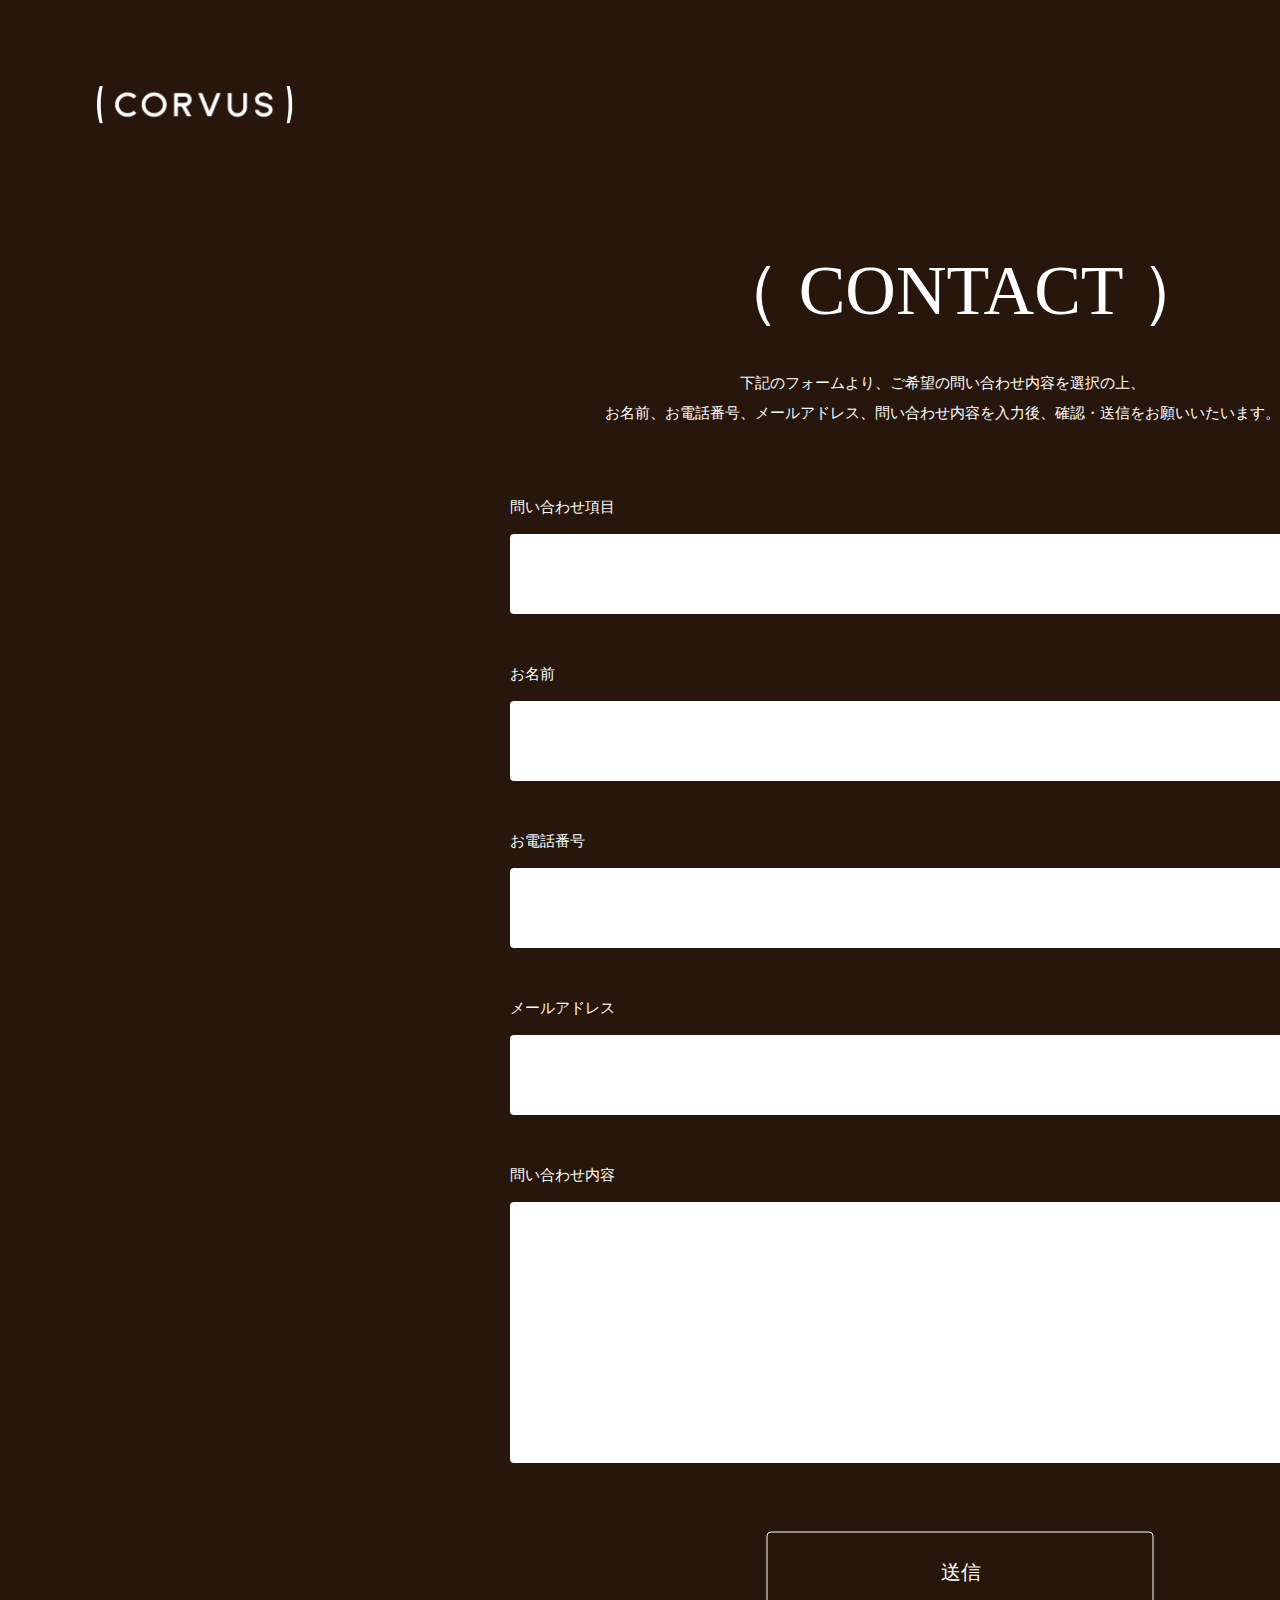
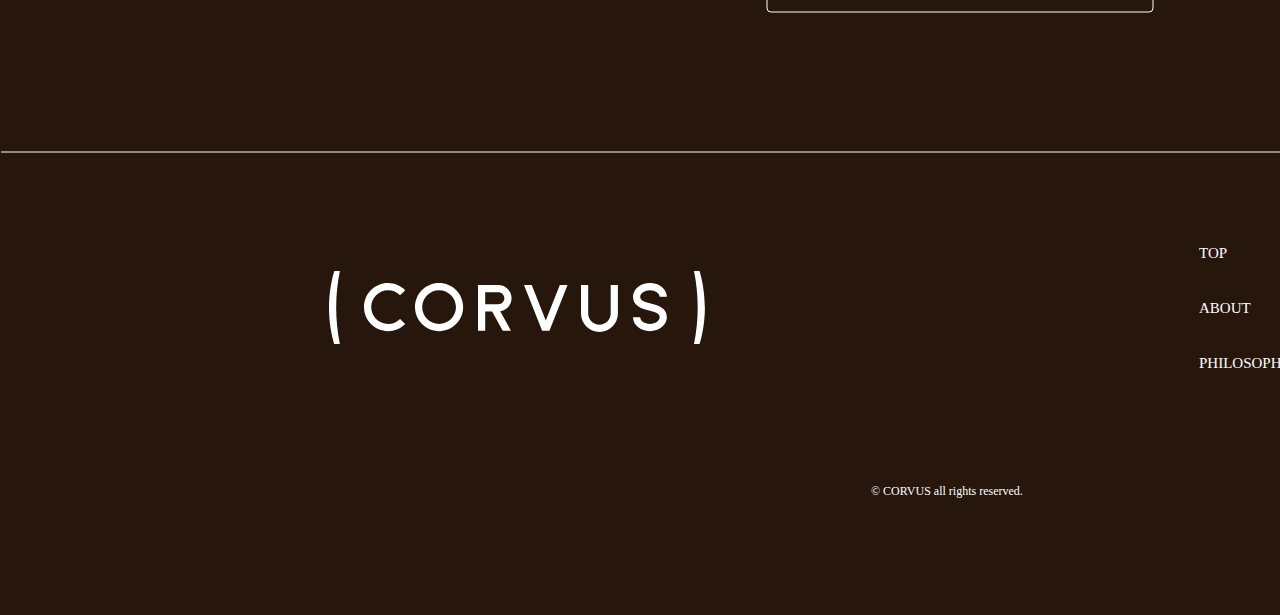
<file: contact/contact.html>
<!DOCTYPE html>
<html>
<head>
<meta charset="utf-8"/>
<meta http-equiv="X-UA-Compatible" content="IE=edge"/>
<meta name="viewport" content="width=device-width, initial-scale=1.0">
<link rel="icon" href="../img/icon.png" sizes="32x32" type="image/png" />
<link rel="icon" href="../img/icon.png" sizes="16x16" type="image/png" />
<link rel="apple-touch-icon" href="../img/icon.png" />
<title>CONTACT</title>
<style id="applicationStylesheet" type="text/css">
	.mediaViewInfo {
		--web-view-name: CONTACT;
		--web-view-id: CONTACT;
		--web-scale-on-resize: true;
		--web-enable-deep-linking: true;
	}
	:root {
		--web-view-ids: CONTACT;
	}
	* {
		margin: 0;
		padding: 0;
		box-sizing: border-box;
		border: none;
	}
	#CONTACT {
		position: absolute;
		width: 1920px;
		height: 2215px;
		background-color: rgba(39,22,11,1);
		overflow: hidden;
		--web-view-name: CONTACT;
		--web-view-id: CONTACT;
		--web-scale-on-resize: true;
		--web-enable-deep-linking: true;
	}
	@keyframes  {
	
	
	}
	@keyframes  {
	
	
	}
	@keyframes  {
	
	
	}
	@keyframes  {
	
	
	}
	@keyframes  {
	
	
	}
	@keyframes slide-left {
	
		0% {
			transform: translateX(100%);
		}
	
	}
	@keyframes slide-left {
	
		0% {
			transform: translateX(100%);
		}
	
	}
	#aac {
		border: 0;
		left: 492px;
		top: 375px;
		position: absolute;
		overflow: visible;
		width: 901px;
		height: 45px;
		line-height: 30px;
		margin-top: -7.5px;
		text-align: center;
		font-family: Hiragino Kaku Gothic ProN;
		font-style: normal;
		font-weight: normal;
		font-size: 15px;
		color: rgba(255,255,255,1);
	}
	#aad {
		border: 0;
		left: 707px;
		top: 244px;
		position: absolute;
		overflow: visible;
		width: 507px;
		white-space: nowrap;
		text-align: center;
		font-family: Heisei Mincho Std;
		font-style: normal;
		font-weight: normal;
		font-size: 70px;
		color: rgba(255,255,255,1);
	}
	#aae {
		border: 0;
		left: 510px;
		top: 499px;
		position: absolute;
		overflow: visible;
		width: 901px;
		height: 15px;
		line-height: 30px;
		margin-top: -7.5px;
		text-align: left;
		font-family: Hiragino Kaku Gothic ProN;
		font-style: normal;
		font-weight: normal;
		font-size: 15px;
		color: rgba(255,255,255,1);
	}
	#aaf {
		fill: rgba(255,255,255,1);
	}
	.aaf {
		position: absolute;
		overflow: visible;
		width: 900px;
		height: 80px;
		left: 510px;
		top: 534px;
	}
	#aag {
		border: 0;
		left: 510px;
		top: 666px;
		position: absolute;
		overflow: visible;
		width: 901px;
		height: 15px;
		line-height: 30px;
		margin-top: -7.5px;
		text-align: left;
		font-family: Hiragino Kaku Gothic ProN;
		font-style: normal;
		font-weight: normal;
		font-size: 15px;
		color: rgba(255,255,255,1);
	}
	#aah {
		fill: rgba(255,255,255,1);
	}
	.aah {
		position: absolute;
		overflow: visible;
		width: 900px;
		height: 80px;
		left: 510px;
		top: 701px;
	}
	#aai {
		border: 0;
		left: 510px;
		top: 833px;
		position: absolute;
		overflow: visible;
		width: 901px;
		height: 15px;
		line-height: 30px;
		margin-top: -7.5px;
		text-align: left;
		font-family: Hiragino Kaku Gothic ProN;
		font-style: normal;
		font-weight: normal;
		font-size: 15px;
		color: rgba(255,255,255,1);
	}
	#aaj {
		fill: rgba(255,255,255,1);
	}
	.aaj {
		position: absolute;
		overflow: visible;
		width: 900px;
		height: 80px;
		left: 510px;
		top: 868px;
	}
	#aak {
		border: 0;
		left: 510px;
		top: 1000px;
		position: absolute;
		overflow: visible;
		width: 901px;
		height: 15px;
		line-height: 30px;
		margin-top: -7.5px;
		text-align: left;
		font-family: Hiragino Kaku Gothic ProN;
		font-style: normal;
		font-weight: normal;
		font-size: 15px;
		color: rgba(255,255,255,1);
	}
	#aal {
		fill: rgba(255,255,255,1);
	}
	.aal {
		position: absolute;
		overflow: visible;
		width: 900px;
		height: 80px;
		left: 510px;
		top: 1035px;
	}
	#aam {
		border: 0;
		left: 510px;
		top: 1167px;
		position: absolute;
		overflow: visible;
		width: 901px;
		height: 15px;
		line-height: 30px;
		margin-top: -7.5px;
		text-align: left;
		font-family: Hiragino Kaku Gothic ProN;
		font-style: normal;
		font-weight: normal;
		font-size: 15px;
		color: rgba(255,255,255,1);
	}
	#aan {
		fill: rgba(255,255,255,1);
	}
	.aan {
		position: absolute;
		overflow: visible;
		width: 900px;
		height: 261px;
		left: 510px;
		top: 1202px;
	}
	#aao {
		position: absolute;
		width: 386px;
		height: 80px;
		left: 767px;
		top: 1532px;
		overflow: visible;
	}
	#aap {
		border: 0;
		left: 118px;
		top: 30px;
		position: absolute;
		overflow: visible;
		width: 151px;
		height: 20px;
		line-height: 30px;
		margin-top: -5px;
		text-align: center;
		font-family: Hiragino Kaku Gothic ProN;
		font-style: normal;
		font-weight: normal;
		font-size: 20px;
		color: rgba(255,255,255,1);
	}
	#aaq {
		fill: transparent;
		stroke: rgba(255,255,255,1);
		stroke-width: 1px;
		stroke-linejoin: miter;
		stroke-linecap: butt;
		stroke-miterlimit: 4;
		shape-rendering: auto;
	}
	.aaq {
		position: absolute;
		overflow: visible;
		width: 386px;
		height: 80px;
		left: 0px;
		top: 0px;
	}
	#aar {
		fill: transparent;
		stroke: rgba(255,255,255,1);
		stroke-width: 1px;
		stroke-linejoin: miter;
		stroke-linecap: butt;
		stroke-miterlimit: 4;
		shape-rendering: auto;
	}
	.aar {
		overflow: visible;
		position: absolute;
		width: 1920px;
		height: 1px;
		left: 0.5px;
		top: 1751.5px;
		transform: matrix(1,0,0,1,0,0);
	}
	#aas {
		border: 0;
		left: 1199px;
		top: 1845px;
		position: absolute;
		overflow: visible;
		width: 33px;
		white-space: nowrap;
		--web-animation: fadein 0.30000001192092896s ease-out;
		--web-action-type: page;
		--web-action-target: top.html;
		cursor: pointer;
		text-align: left;
		font-family: Hiragino Kaku Gothic ProN;
		font-style: normal;
		font-weight: normal;
		font-size: 15px;
		color: rgba(255,255,255,1);
	}
	#aat {
		border: 0;
		left: 1199px;
		top: 1900px;
		position: absolute;
		overflow: visible;
		width: 56px;
		white-space: nowrap;
		--web-animation: fadein 0.30000001192092896s ease-out;
		--web-action-type: page;
		--web-action-target: About.html;
		cursor: pointer;
		text-align: left;
		font-family: Hiragino Kaku Gothic ProN;
		font-style: normal;
		font-weight: normal;
		font-size: 15px;
		color: rgba(255,255,255,1);
	}
	#aau {
		border: 0;
		left: 1199px;
		top: 1955px;
		position: absolute;
		overflow: visible;
		width: 101px;
		white-space: nowrap;
		--web-animation: fadein 0.30000001192092896s ease-out;
		--web-action-type: page;
		--web-action-target: philosophy.html;
		cursor: pointer;
		text-align: left;
		font-family: Hiragino Kaku Gothic ProN;
		font-style: normal;
		font-weight: normal;
		font-size: 15px;
		color: rgba(255,255,255,1);
	}
	#aav {
		border: 0;
		left: 871px;
		top: 2084px;
		position: absolute;
		overflow: visible;
		width: 179px;
		white-space: nowrap;
		text-align: left;
		font-family: Hiragino Kaku Gothic ProN;
		font-style: normal;
		font-weight: normal;
		font-size: 12px;
		color: rgba(255,255,255,1);
	}
	#aaw {
		border: 0;
		left: 1500px;
		top: 1845px;
		position: absolute;
		overflow: visible;
		width: 76px;
		white-space: nowrap;
		text-align: left;
		font-family: Hiragino Kaku Gothic ProN;
		font-style: normal;
		font-weight: normal;
		font-size: 15px;
		color: rgba(255,255,255,1);
	}
	#aax {
		border: 0;
		left: 1500px;
		top: 1900px;
		position: absolute;
		overflow: visible;
		width: 93px;
		white-space: nowrap;
		text-align: left;
		font-family: Hiragino Kaku Gothic ProN;
		font-style: normal;
		font-weight: normal;
		font-size: 15px;
		color: rgba(255,255,255,1);
	}
	#aay {
		position: absolute;
		width: 15px;
		height: 125px;
		left: 1392px;
		top: 1845px;
		overflow: visible;
		--web-animation: fadein 0.30000001192092896s ease-out;
		--web-action-type: page;
		--web-action-target: Shelter.html;
		cursor: pointer;
	}
	#aaz {
		border: 0;
		left: 0px;
		top: 0px;
		position: absolute;
		overflow: visible;
		width: 16px;
		white-space: nowrap;
		text-align: left;
		font-family: Hiragino Kaku Gothic ProN;
		font-style: normal;
		font-weight: normal;
		font-size: 15px;
		color: rgba(255,255,255,1);
	}
	#aba {
		border: 0;
		left: 0px;
		top: 55px;
		position: absolute;
		overflow: visible;
		width: 16px;
		white-space: nowrap;
		text-align: left;
		font-family: Hiragino Kaku Gothic ProN;
		font-style: normal;
		font-weight: normal;
		font-size: 15px;
		color: rgba(255,255,255,1);
	}
	#abb {
		border: 0;
		left: 0px;
		top: 110px;
		position: absolute;
		overflow: visible;
		width: 16px;
		white-space: nowrap;
		text-align: left;
		font-family: Hiragino Kaku Gothic ProN;
		font-style: normal;
		font-weight: normal;
		font-size: 15px;
		color: rgba(255,255,255,1);
	}
	#abc {
		fill: rgba(255,255,255,1);
	}
	.abc {
		overflow: visible;
		position: absolute;
		width: 10.885px;
		height: 73.135px;
		left: 329px;
		top: 1871px;
		transform: matrix(1,0,0,1,0,0);
	}
	#abd {
		fill: rgba(255,255,255,1);
	}
	.abd {
		overflow: visible;
		position: absolute;
		width: 10.885px;
		height: 73.135px;
		left: 694.427px;
		top: 1871px;
		transform: matrix(1,0,0,1,0,0);
	}
	#abe {
		fill: rgba(255,255,255,1);
	}
	.abe {
		overflow: visible;
		position: absolute;
		width: 41.194px;
		height: 48.175px;
		left: 363.727px;
		top: 1883.476px;
		transform: matrix(1,0,0,1,0,0);
	}
	#abf {
		fill: rgba(255,255,255,1);
	}
	.abf {
		overflow: visible;
		position: absolute;
		width: 48.176px;
		height: 48.175px;
		left: 414.939px;
		top: 1883.475px;
		transform: matrix(1,0,0,1,0,0);
	}
	#abg {
		fill: rgba(255,255,255,1);
	}
	.abg {
		overflow: visible;
		position: absolute;
		width: 43.559px;
		height: 45.824px;
		left: 523.742px;
		top: 1884.661px;
		transform: matrix(1,0,0,1,0,0);
	}
	#abh {
		fill: rgba(255,255,255,1);
	}
	.abh {
		overflow: visible;
		position: absolute;
		width: 36.892px;
		height: 46.99px;
		left: 581.062px;
		top: 1884.66px;
		transform: matrix(1,0,0,1,0,0);
	}
	#abi {
		fill: rgba(255,255,255,1);
	}
	.abi {
		overflow: visible;
		position: absolute;
		width: 33.852px;
		height: 48.175px;
		left: 633.49px;
		top: 1883.475px;
		transform: matrix(1,0,0,1,0,0);
	}
	#abj {
		fill: rgba(255,255,255,1);
	}
	.abj {
		overflow: visible;
		position: absolute;
		width: 33.568px;
		height: 45.824px;
		left: 477.72px;
		top: 1884.66px;
		transform: matrix(1,0,0,1,0,0);
	}
	#abk {
		position: absolute;
		width: 196.315px;
		height: 38.153px;
		left: 97px;
		top: 86px;
		overflow: visible;
		--web-animation: fadein undefineds undefined;
		--web-action-type: page;
		--web-action-target: top.html;
		cursor: pointer;
	}
	#abl {
		position: absolute;
		width: 196.314px;
		height: 38.153px;
		left: 0px;
		top: 0px;
		overflow: visible;
	}
	#abm {
		position: absolute;
		width: 117px;
		height: 71px;
		left: 1699px;
		top: 53px;
		overflow: visible;
		cursor: pointer;
		--web-animation: slide-left 0.30000001192092896s ease-out forwards;
		--web-action-type: page;
		--web-action-target: menu.html;
	}
	#abn {
		position: absolute;
		width: 44px;
		height: 11px;
		left: 36.5px;
		top: 33.5px;
		overflow: visible;
		cursor: pointer;
		--web-animation: slide-left 0.30000001192092896s ease-out forwards;
		--web-action-type: page;
		--web-action-target: menu.html;
	}
	#abo {
		fill: transparent;
		stroke: rgba(255,255,255,1);
		stroke-width: 2px;
		stroke-linejoin: miter;
		stroke-linecap: butt;
		stroke-miterlimit: 4;
		shape-rendering: auto;
	}
	.abo {
		overflow: visible;
		position: absolute;
		width: 44px;
		height: 2px;
		left: 0px;
		top: 0px;
		transform: matrix(1,0,0,1,0,0);
	}
	#abp {
		fill: transparent;
		stroke: rgba(255,255,255,1);
		stroke-width: 2px;
		stroke-linejoin: miter;
		stroke-linecap: butt;
		stroke-miterlimit: 4;
		shape-rendering: auto;
	}
	.abp {
		overflow: visible;
		position: absolute;
		width: 35px;
		height: 2px;
		left: 0px;
		top: 11px;
		transform: matrix(1,0,0,1,0,0);
	}
	#abq {
		fill: transparent;
	}
	.abq {
		position: absolute;
		overflow: visible;
		width: 117px;
		height: 71px;
		left: 0px;
		top: 0px;
	}
</style>
<script id="applicationScript">
if (window.console==null) { window["console"] = { log : function() {} } }; // some browsers do not set console

// Scaling, showing by media query and navigation between multiple pages on a single page. Code subject to change.

var Application = function() {
	this.prefix = "--web-";
	this.NAVIGATION_CHANGE = "viewChange";
	this.VIEW_NOT_FOUND = "viewNotFound";
	this.VIEW_CHANGE = "viewChange";
	this.VIEW_CHANGING = "viewChanging";
	this.STATE_NOT_FOUND = "stateNotFound";
	this.APPLICATION_COMPLETE = "applicationComplete";
	this.APPLICATION_RESIZE = "applicationResize";
	this.SIZE_STATE_NAME = "data-is-view-scaled";
	this.STATE_NAME = this.prefix + "state";

	this.lastTrigger = null;
	this.lastView = null;
	this.lastState = null;
	this.lastOverlay = null;
	this.currentView = null;
	this.currentState = null;
	this.currentOverlay = null;
	this.currentQuery = {index: 0, rule: null, mediaText: null, id: null};
	this.inclusionQuery = "(min-width: 0px)";
	this.exclusionQuery = "none and (min-width: 99999px)";
	this.LastModifiedDateLabelName = "LastModifiedDateLabel";
	this.viewScaleSliderId = "ViewScaleSliderInput";
	this.pageRefreshedName = "showPageRefreshedNotification";
	this.application = null;
	this.applicationStylesheet = null;
	this.showByMediaQuery = null;
	this.mediaQueryDictionary = {};
	this.viewsDictionary = {};
	this.addedViews = [];
	this.viewStates = [];
	this.views = [];
	this.viewIds = [];
	this.viewQueries = {};
	this.overlays = {};
	this.overlayIds = [];
	this.numberOfViews = 0;
	this.verticalPadding = 0;
	this.horizontalPadding = 0;
	this.stateName = null;
	this.viewScale = 1;
	this.viewLeft = 0;
	this.viewTop = 0;
	this.horizontalScrollbarsNeeded = false;
	this.verticalScrollbarsNeeded = false;

	// view settings
	this.showUpdateNotification = false;
	this.showNavigationControls = false;
	this.scaleViewsToFit = false;
	this.scaleToFitOnDoubleClick = false;
	this.actualSizeOnDoubleClick = false;
	this.scaleViewsOnResize = false;
	this.navigationOnKeypress = false;
	this.showViewName = false;
	this.enableDeepLinking = true;
	this.refreshPageForChanges = false;
	this.showRefreshNotifications = true;

	// view controls
	this.scaleViewSlider = null;
	this.lastModifiedLabel = null;
	this.supportsPopState = false; // window.history.pushState!=null;
	this.initialized = false;

	// refresh properties
	this.refreshDuration = 250;
	this.lastModifiedDate = null;
	this.refreshRequest = null;
	this.refreshInterval = null;
	this.refreshContent = null;
	this.refreshContentSize = null;
	this.refreshCheckContent = false;
	this.refreshCheckContentSize = false;

	var self = this;

	self.initialize = function(event) {
		var view = self.getVisibleView();
		var views = self.getVisibleViews();
		if (view==null) view = self.getInitialView();
		self.collectViews();
		self.collectOverlays();
		self.collectMediaQueries();

		for (let index = 0; index < views.length; index++) {
			var view = views[index];
			self.setViewOptions(view);
			self.setViewVariables(view);
			self.centerView(view);
		}

		// sometimes the body size is 0 so we call this now and again later
		if (self.initialized) {
			window.addEventListener(self.NAVIGATION_CHANGE, self.viewChangeHandler);
			window.addEventListener("keyup", self.keypressHandler);
			window.addEventListener("keypress", self.keypressHandler);
			window.addEventListener("resize", self.resizeHandler);
			window.document.addEventListener("dblclick", self.doubleClickHandler);

			if (self.supportsPopState) {
				window.addEventListener('popstate', self.popStateHandler);
			}
			else {
				window.addEventListener('hashchange', self.hashChangeHandler);
			}

			// we are ready to go
			window.dispatchEvent(new Event(self.APPLICATION_COMPLETE));
		}

		if (self.initialized==false) {
			if (self.enableDeepLinking) {
				self.syncronizeViewToURL();
			} 
	
			if (self.refreshPageForChanges) {
				self.setupRefreshForChanges();
			}
	
			self.initialized = true;
		}
		
		if (self.scaleViewsToFit) {
			self.viewScale = self.scaleViewToFit(view);
			
			if (self.viewScale<0) {
				setTimeout(self.scaleViewToFit, 500, view);
			}
		}
		else if (view) {
			self.viewScale = self.getViewScaleValue(view);
			self.centerView(view);
			self.updateSliderValue(self.viewScale);
		}
		else {
			// no view found
		}
	
		if (self.showUpdateNotification) {
			self.showNotification();
		}

		//"addEventListener" in window ? null : window.addEventListener = window.attachEvent;
		//"addEventListener" in document ? null : document.addEventListener = document.attachEvent;
	}


	///////////////////////////////////////
	// AUTO REFRESH 
	///////////////////////////////////////

	self.setupRefreshForChanges = function() {
		self.refreshRequest = new XMLHttpRequest();

		if (!self.refreshRequest) {
			return false;
		}

		// get document start values immediately
		self.requestRefreshUpdate();
	}

	/**
	 * Attempt to check the last modified date by the headers 
	 * or the last modified property from the byte array (experimental)
	 **/
	self.requestRefreshUpdate = function() {
		var url = document.location.href;
		var protocol = window.location.protocol;
		var method;
		
		try {

			if (self.refreshCheckContentSize) {
				self.refreshRequest.open('HEAD', url, true);
			}
			else if (self.refreshCheckContent) {
				self.refreshContent = document.documentElement.outerHTML;
				self.refreshRequest.open('GET', url, true);
				self.refreshRequest.responseType = "text";
			}
			else {

				// get page last modified date for the first call to compare to later
				if (self.lastModifiedDate==null) {

					// File system does not send headers in FF so get blob if possible
					if (protocol=="file:") {
						self.refreshRequest.open("GET", url, true);
						self.refreshRequest.responseType = "blob";
					}
					else {
						self.refreshRequest.open("HEAD", url, true);
						self.refreshRequest.responseType = "blob";
					}

					self.refreshRequest.onload = self.refreshOnLoadOnceHandler;

					// In some browsers (Chrome & Safari) this error occurs at send: 
					// 
					// Chrome - Access to XMLHttpRequest at 'file:///index.html' from origin 'null' 
					// has been blocked by CORS policy: 
					// Cross origin requests are only supported for protocol schemes: 
					// http, data, chrome, chrome-extension, https.
					// 
					// Safari - XMLHttpRequest cannot load file:///Users/user/Public/index.html. Cross origin requests are only supported for HTTP.
					// 
					// Solution is to run a local server, set local permissions or test in another browser
					self.refreshRequest.send(null);

					// In MS browsers the following behavior occurs possibly due to an AJAX call to check last modified date: 
					// 
					// DOM7011: The code on this page disabled back and forward caching.

					// In Brave (Chrome) error when on the server
					// index.js:221 HEAD https://www.example.com/ net::ERR_INSUFFICIENT_RESOURCES
					// self.refreshRequest.send(null);

				}
				else {
					self.refreshRequest = new XMLHttpRequest();
					self.refreshRequest.onreadystatechange = self.refreshHandler;
					self.refreshRequest.ontimeout = function() {
						self.log("Couldn't find page to check for updates");
					}
					
					var method;
					if (protocol=="file:") {
						method = "GET";
					}
					else {
						method = "HEAD";
					}

					//refreshRequest.open('HEAD', url, true);
					self.refreshRequest.open(method, url, true);
					self.refreshRequest.responseType = "blob";
					self.refreshRequest.send(null);
				}
			}
		}
		catch (error) {
			self.log("Refresh failed for the following reason:")
			self.log(error);
		}
	}

	self.refreshHandler = function() {
		var contentSize;

		try {

			if (self.refreshRequest.readyState === XMLHttpRequest.DONE) {
				
				if (self.refreshRequest.status === 2 || 
					self.refreshRequest.status === 200) {
					var pageChanged = false;

					self.updateLastModifiedLabel();

					if (self.refreshCheckContentSize) {
						var lastModifiedHeader = self.refreshRequest.getResponseHeader("Last-Modified");
						contentSize = self.refreshRequest.getResponseHeader("Content-Length");
						//lastModifiedDate = refreshRequest.getResponseHeader("Last-Modified");
						var headers = self.refreshRequest.getAllResponseHeaders();
						var hasContentHeader = headers.indexOf("Content-Length")!=-1;
						
						if (hasContentHeader) {
							contentSize = self.refreshRequest.getResponseHeader("Content-Length");

							// size has not been set yet
							if (self.refreshContentSize==null) {
								self.refreshContentSize = contentSize;
								// exit and let interval call this method again
								return;
							}

							if (contentSize!=self.refreshContentSize) {
								pageChanged = true;
							}
						}
					}
					else if (self.refreshCheckContent) {

						if (self.refreshRequest.responseText!=self.refreshContent) {
							pageChanged = true;
						}
					}
					else {
						lastModifiedHeader = self.getLastModified(self.refreshRequest);

						if (self.lastModifiedDate!=lastModifiedHeader) {
							self.log("lastModifiedDate:" + self.lastModifiedDate + ",lastModifiedHeader:" +lastModifiedHeader);
							pageChanged = true;
						}

					}

					
					if (pageChanged) {
						clearInterval(self.refreshInterval);
						self.refreshUpdatedPage();
						return;
					}

				}
				else {
					self.log('There was a problem with the request.');
				}

			}
		}
		catch( error ) {
			//console.log('Caught Exception: ' + error);
		}
	}

	self.refreshOnLoadOnceHandler = function(event) {

		// get the last modified date
		if (self.refreshRequest.response) {
			self.lastModifiedDate = self.getLastModified(self.refreshRequest);

			if (self.lastModifiedDate!=null) {

				if (self.refreshInterval==null) {
					self.refreshInterval = setInterval(self.requestRefreshUpdate, self.refreshDuration);
				}
			}
			else {
				self.log("Could not get last modified date from the server");
			}
		}
	}

	self.refreshUpdatedPage = function() {
		if (self.showRefreshNotifications) {
			var date = new Date().setTime((new Date().getTime()+10000));
			document.cookie = encodeURIComponent(self.pageRefreshedName) + "=true" + "; max-age=6000;" + " path=/";
		}

		document.location.reload(true);
	}

	self.showNotification = function(duration) {
		var notificationID = self.pageRefreshedName+"ID";
		var notification = document.getElementById(notificationID);
		if (duration==null) duration = 4000;

		if (notification!=null) {return;}

		notification = document.createElement("div");
		notification.id = notificationID;
		notification.textContent = "PAGE UPDATED";
		var styleRule = ""
		styleRule = "position: fixed; padding: 7px 16px 6px 16px; font-family: Arial, sans-serif; font-size: 10px; font-weight: bold; left: 50%;";
		styleRule += "top: 20px; background-color: rgba(0,0,0,.5); border-radius: 12px; color:rgb(235, 235, 235); transition: all 2s linear;";
		styleRule += "transform: translateX(-50%); letter-spacing: .5px; filter: drop-shadow(2px 2px 6px rgba(0, 0, 0, .1)); cursor: pointer";
		notification.setAttribute("style", styleRule);

		notification.className = "PageRefreshedClass";
		notification.addEventListener("click", function() {
			notification.parentNode.removeChild(notification);
		});
		
		document.body.appendChild(notification);

		setTimeout(function() {
			notification.style.opacity = "0";
			notification.style.filter = "drop-shadow( 0px 0px 0px rgba(0,0,0, .5))";
			setTimeout(function() {
				try {
					notification.parentNode.removeChild(notification);
				} catch(error) {}
			}, duration)
		}, duration);

		document.cookie = encodeURIComponent(self.pageRefreshedName) + "=; max-age=1; path=/";
	}

	/**
	 * Get the last modified date from the header 
	 * or file object after request has been received
	 **/
	self.getLastModified = function(request) {
		var date;

		// file protocol - FILE object with last modified property
		if (request.response && request.response.lastModified) {
			date = request.response.lastModified;
		}
		
		// http protocol - check headers
		if (date==null) {
			date = request.getResponseHeader("Last-Modified");
		}

		return date;
	}

	self.updateLastModifiedLabel = function() {
		var labelValue = "";
		
		if (self.lastModifiedLabel==null) {
			self.lastModifiedLabel = document.getElementById("LastModifiedLabel");
		}

		if (self.lastModifiedLabel) {
			var seconds = parseInt(((new Date().getTime() - Date.parse(document.lastModified)) / 1000 / 60) * 100 + "");
			var minutes = 0;
			var hours = 0;

			if (seconds < 60) {
				seconds = Math.floor(seconds/10)*10;
				labelValue = seconds + " seconds";
			}
			else {
				minutes = parseInt((seconds/60) + "");

				if (minutes>60) {
					hours = parseInt((seconds/60/60) +"");
					labelValue += hours==1 ? " hour" : " hours";
				}
				else {
					labelValue = minutes+"";
					labelValue += minutes==1 ? " minute" : " minutes";
				}
			}
			
			if (seconds<10) {
				labelValue = "Updated now";
			}
			else {
				labelValue = "Updated " + labelValue + " ago";
			}

			if (self.lastModifiedLabel.firstElementChild) {
				self.lastModifiedLabel.firstElementChild.textContent = labelValue;

			}
			else if ("textContent" in self.lastModifiedLabel) {
				self.lastModifiedLabel.textContent = labelValue;
			}
		}
	}

	self.getShortString = function(string, length) {
		if (length==null) length = 30;
		string = string!=null ? string.substr(0, length).replace(/\n/g, "") : "[String is null]";
		return string;
	}

	self.getShortNumber = function(value, places) {
		if (places==null || places<1) places = 4;
		value = Math.round(value * Math.pow(10,places)) / Math.pow(10, places);
		return value;
	}

	///////////////////////////////////////
	// NAVIGATION CONTROLS
	///////////////////////////////////////

	self.updateViewLabel = function() {
		var viewNavigationLabel = document.getElementById("ViewNavigationLabel");
		var view = self.getVisibleView();
		var viewIndex = view ? self.getViewIndex(view) : -1;
		var viewName = view ? self.getViewPreferenceValue(view, self.prefix + "view-name") : null;
		var viewId = view ? view.id : null;

		if (viewNavigationLabel && view) {
			if (viewName && viewName.indexOf('"')!=-1) {
				viewName = viewName.replace(/"/g, "");
			}

			if (self.showViewName) {
				viewNavigationLabel.textContent = viewName;
				self.setTooltip(viewNavigationLabel, viewIndex + 1 + " of " + self.numberOfViews);
			}
			else {
				viewNavigationLabel.textContent = viewIndex + 1 + " of " + self.numberOfViews;
				self.setTooltip(viewNavigationLabel, viewName);
			}

		}
	}

	self.updateURL = function(view) {
		view = view == null ? self.getVisibleView() : view;
		var viewId = view ? view.id : null
		var viewFragment = view ? "#"+ viewId : null;

		if (viewId && self.viewIds.length>1 && self.enableDeepLinking) {

			if (self.supportsPopState==false) {
				self.setFragment(viewId);
			}
			else {
				if (viewFragment!=window.location.hash) {

					if (window.location.hash==null) {
						window.history.replaceState({name:viewId}, null, viewFragment);
					}
					else {
						window.history.pushState({name:viewId}, null, viewFragment);
					}
				}
			}
		}
	}

	self.updateURLState = function(view, stateName) {
		stateName = view && (stateName=="" || stateName==null) ? self.getStateNameByViewId(view.id) : stateName;

		if (self.supportsPopState==false) {
			self.setFragment(stateName);
		}
		else {
			if (stateName!=window.location.hash) {

				if (window.location.hash==null) {
					window.history.replaceState({name:view.viewId}, null, stateName);
				}
				else {
					window.history.pushState({name:view.viewId}, null, stateName);
				}
			}
		}
	}

	self.setFragment = function(value) {
		window.location.hash = "#" + value;
	}

	self.setTooltip = function(element, value) {
		// setting the tooltip in edge causes a page crash on hover
		if (/Edge/.test(navigator.userAgent)) { return; }

		if ("title" in element) {
			element.title = value;
		}
	}

	self.getStylesheetRules = function(styleSheet) {
		try {
			if (styleSheet) return styleSheet.cssRules || styleSheet.rules;
	
			return document.styleSheets[0]["cssRules"] || document.styleSheets[0]["rules"];
		}
		catch (error) {
			// ERRORS:
			// SecurityError: The operation is insecure.
			// Errors happen when script loads before stylesheet or loading an external css locally

			// InvalidAccessError: A parameter or an operation is not supported by the underlying object
			// Place script after stylesheet

			console.log(error);
			if (error.toString().indexOf("The operation is insecure")!=-1) {
				console.log("Load the stylesheet before the script or load the stylesheet inline until it can be loaded on a server")
			}
			return [];
		}
	}

	/**
	 * If single page application hide all of the views. 
	 * @param {Number} selectedIndex if provided shows the view at index provided
	 **/
	self.hideViews = function(selectedIndex, animation) {
		var rules = self.getStylesheetRules();
		var queryIndex = 0;
		var numberOfRules = rules!=null ? rules.length : 0;

		// loop through rules and hide media queries except selected
		for (var i=0;i<numberOfRules;i++) {
			var rule = rules[i];
			var cssText = rule && rule.cssText;

			if (rule.media!=null && cssText && cssText.match("--web-view-name:")) {

				if (queryIndex==selectedIndex) {
					self.currentQuery.mediaText = rule.conditionText;
					self.currentQuery.index = selectedIndex;
					self.currentQuery.rule = rule;
					self.enableMediaQuery(rule);
				}
				else {
					if (animation) {
						self.fadeOut(rule)
					}
					else {
						self.disableMediaQuery(rule);
					}
				}
				
				queryIndex++;
			}
		}

		self.numberOfViews = queryIndex;
		self.updateViewLabel();
		self.updateURL();

		self.dispatchViewChange();

		var view = self.getVisibleView();
		var viewIndex = view ? self.getViewIndex(view) : -1;

		return viewIndex==selectedIndex ? view : null;
	}

	/**
	 * If single page application hide all of the views. 
	 * @param {HTMLElement} selectedView if provided shows the view passed in
	 **/
	 self.hideAllViews = function(selectedView, animation) {
		var views = self.views;
		var queryIndex = 0;
		var numberOfViews = views!=null ? views.length : 0;

		// loop through rules and hide media queries except selected
		for (var i=0;i<numberOfViews;i++) {
			var viewData = views[i];
			var view = viewData && viewData.view;
			var mediaRule = viewData && viewData.mediaRule;
			
			if (view==selectedView) {
				self.currentQuery.mediaText = mediaRule.conditionText;
				self.currentQuery.index = queryIndex;
				self.currentQuery.rule = mediaRule;
				self.enableMediaQuery(mediaRule);
			}
			else {
				if (animation) {
					self.fadeOut(mediaRule)
				}
				else {
					self.disableMediaQuery(mediaRule);
				}
			}
			
			queryIndex++;
		}

		self.numberOfViews = queryIndex;
		self.updateViewLabel();
		self.updateURL();
		self.dispatchViewChange();

		var visibleView = self.getVisibleView();

		return visibleView==selectedView ? selectedView : null;
	}

	/**
	 * Hide view
	 * @param {Object} view element to hide
	 **/
	self.hideView = function(view) {
		var rule = view ? self.mediaQueryDictionary[view.id] : null;

		if (rule) {
			self.disableMediaQuery(rule);
		}
	}

	/**
	 * Hide overlay
	 * @param {Object} overlay element to hide
	 **/
	self.hideOverlay = function(overlay) {
		var rule = overlay ? self.mediaQueryDictionary[overlay.id] : null;

		if (rule) {
			self.disableMediaQuery(rule);

			//if (self.showByMediaQuery) {
				overlay.style.display = "none";
			//}
		}
	}

	/**
	 * Show the view by media query. Does not hide current views
	 * Sets view options by default
	 * @param {Object} view element to show
	 * @param {Boolean} setViewOptions sets view options if null or true
	 */
	self.showViewByMediaQuery = function(view, setViewOptions) {
		var id = view ? view.id : null;
		var query = id ? self.mediaQueryDictionary[id] : null;
		var isOverlay = view ? self.isOverlay(view) : false;
		setViewOptions = setViewOptions==null ? true : setViewOptions;

		if (query) {
			self.enableMediaQuery(query);

			if (isOverlay && view && setViewOptions) {
				self.setViewVariables(null, view);
			}
			else {
				if (view && setViewOptions) self.setViewOptions(view);
				if (view && setViewOptions) self.setViewVariables(view);
			}
		}
	}

	/**
	 * Show the view. Does not hide current views
	 */
	self.showView = function(view, setViewOptions) {
		var id = view ? view.id : null;
		var query = id ? self.mediaQueryDictionary[id] : null;
		var display = null;
		setViewOptions = setViewOptions==null ? true : setViewOptions;

		if (query) {
			self.enableMediaQuery(query);
			if (view==null) view =self.getVisibleView();
			if (view && setViewOptions) self.setViewOptions(view);
		}
		else if (id) {
			display = window.getComputedStyle(view).getPropertyValue("display");
			if (display=="" || display=="none") {
				view.style.display = "block";
			}
		}

		if (view) {
			if (self.currentView!=null) {
				self.lastView = self.currentView;
			}

			self.currentView = view;
		}
	}

	self.showViewById = function(id, setViewOptions) {
		var view = id ? self.getViewById(id) : null;

		if (view) {
			self.showView(view);
			return;
		}

		self.log("View not found '" + id + "'");
	}

	self.getElementView = function(element) {
		var view = element;
		var viewFound = false;

		while (viewFound==false || view==null) {
			if (view && self.viewsDictionary[view.id]) {
				return view;
			}
			view = view.parentNode;
		}
	}

	/**
	 * Show overlay over view
	 * @param {Event | HTMLElement} event event or html element with styles applied
	 * @param {String} id id of view or view reference
	 * @param {Number} x x location
	 * @param {Number} y y location
	 */
	self.showOverlay = function(event, id, x, y) {
		var overlay = id && typeof id === 'string' ? self.getViewById(id) : id ? id : null;
		var query = overlay ? self.mediaQueryDictionary[overlay.id] : null;
		var centerHorizontally = false;
		var centerVertically = false;
		var anchorLeft = false;
		var anchorTop = false;
		var anchorRight = false;
		var anchorBottom = false;
		var display = null;
		var reparent = true;
		var view = null;
		
		if (overlay==null || overlay==false) {
			self.log("Overlay not found, '"+ id + "'");
			return;
		}

		// get enter animation - event target must have css variables declared
		if (event) {
			var button = event.currentTarget || event; // can be event or htmlelement
			var buttonComputedStyles = getComputedStyle(button);
			var actionTargetValue = buttonComputedStyles.getPropertyValue(self.prefix+"action-target").trim();
			var animation = buttonComputedStyles.getPropertyValue(self.prefix+"animation").trim();
			var isAnimated = animation!="";
			var targetType = buttonComputedStyles.getPropertyValue(self.prefix+"action-type").trim();
			var actionTarget = self.application ? null : self.getElement(actionTargetValue);
			var actionTargetStyles = actionTarget ? actionTarget.style : null;

			if (actionTargetStyles) {
				actionTargetStyles.setProperty("animation", animation);
			}

			if ("stopImmediatePropagation" in event) {
				event.stopImmediatePropagation();
			}
		}
		
		if (self.application==false || targetType=="page") {
			document.location.href = "./" + actionTargetValue;
			return;
		}

		// remove any current overlays
		if (self.currentOverlay) {

			// act as switch if same button
			if (self.currentOverlay==actionTarget || self.currentOverlay==null) {
				if (self.lastTrigger==button) {
					self.removeOverlay(isAnimated);
					return;
				}
			}
			else {
				self.removeOverlay(isAnimated);
			}
		}

		if (reparent) {
			view = self.getElementView(button);
			if (view) {
				view.appendChild(overlay);
			}
		}

		if (query) {
			//self.setElementAnimation(overlay, null);
			//overlay.style.animation = animation;
			self.enableMediaQuery(query);
			
			var display = overlay && overlay.style.display;
			
			if (overlay && display=="" || display=="none") {
				overlay.style.display = "block";
				//self.setViewOptions(overlay);
			}

			// add animation defined in event target style declaration
			if (animation && self.supportAnimations) {
				self.fadeIn(overlay, false, animation);
			}
		}
		else if (id) {

			display = window.getComputedStyle(overlay).getPropertyValue("display");

			if (display=="" || display=="none") {
				overlay.style.display = "block";
			}

			// add animation defined in event target style declaration
			if (animation && self.supportAnimations) {
				self.fadeIn(overlay, false, animation);
			}
		}

		// do not set x or y position if centering
		var horizontal = self.prefix + "center-horizontally";
		var vertical = self.prefix + "center-vertically";
		var style = overlay.style;
		var transform = [];

		centerHorizontally = self.getIsStyleDefined(id, horizontal) ? self.getViewPreferenceBoolean(overlay, horizontal) : false;
		centerVertically = self.getIsStyleDefined(id, vertical) ? self.getViewPreferenceBoolean(overlay, vertical) : false;
		anchorLeft = self.getIsStyleDefined(id, "left");
		anchorRight = self.getIsStyleDefined(id, "right");
		anchorTop = self.getIsStyleDefined(id, "top");
		anchorBottom = self.getIsStyleDefined(id, "bottom");

		
		if (self.viewsDictionary[overlay.id] && self.viewsDictionary[overlay.id].styleDeclaration) {
			style = self.viewsDictionary[overlay.id].styleDeclaration.style;
		}
		
		if (centerHorizontally) {
			style.left = "50%";
			style.transformOrigin = "0 0";
			transform.push("translateX(-50%)");
		}
		else if (anchorRight && anchorLeft) {
			style.left = x + "px";
		}
		else if (anchorRight) {
			//style.right = x + "px";
		}
		else {
			style.left = x + "px";
		}
		
		if (centerVertically) {
			style.top = "50%";
			transform.push("translateY(-50%)");
			style.transformOrigin = "0 0";
		}
		else if (anchorTop && anchorBottom) {
			style.top = y + "px";
		}
		else if (anchorBottom) {
			//style.bottom = y + "px";
		}
		else {
			style.top = y + "px";
		}

		if (transform.length) {
			style.transform = transform.join(" ");
		}

		self.currentOverlay = overlay;
		self.lastTrigger = button;
	}

	self.goBack = function() {
		if (self.currentOverlay) {
			self.removeOverlay();
		}
		else if (self.lastView) {
			self.goToView(self.lastView.id);
		}
	}

	self.removeOverlay = function(animate) {
		var overlay = self.currentOverlay;
		animate = animate===false ? false : true;

		if (overlay) {
			var style = overlay.style;
			
			if (style.animation && self.supportAnimations && animate) {
				self.reverseAnimation(overlay, true);

				var duration = self.getAnimationDuration(style.animation, true);
		
				setTimeout(function() {
					self.setElementAnimation(overlay, null);
					self.hideOverlay(overlay);
					self.currentOverlay = null;
				}, duration);
			}
			else {
				self.setElementAnimation(overlay, null);
				self.hideOverlay(overlay);
				self.currentOverlay = null;
			}
		}
	}

	/**
	 * Reverse the animation and hide after
	 * @param {Object} target element with animation
	 * @param {Boolean} hide hide after animation ends
	 */
	self.reverseAnimation = function(target, hide) {
		var lastAnimation = null;
		var style = target.style;

		style.animationPlayState = "paused";
		lastAnimation = style.animation;
		style.animation = null;
		style.animationPlayState = "paused";

		if (hide) {
			//target.addEventListener("animationend", self.animationEndHideHandler);
	
			var duration = self.getAnimationDuration(lastAnimation, true);
			var isOverlay = self.isOverlay(target);
	
			setTimeout(function() {
				self.setElementAnimation(target, null);

				if (isOverlay) {
					self.hideOverlay(target);
				}
				else {
					self.hideView(target);
				}
			}, duration);
		}

		setTimeout(function() {
			style.animation = lastAnimation;
			style.animationPlayState = "paused";
			style.animationDirection = "reverse";
			style.animationPlayState = "running";
		}, 30);
	}

	self.animationEndHandler = function(event) {
		var target = event.currentTarget;
		self.dispatchEvent(new Event(event.type));
	}

	self.isOverlay = function(view) {
		var result = view ? self.getViewPreferenceBoolean(view, self.prefix + "is-overlay") : false;

		return result;
	}

	self.animationEndHideHandler = function(event) {
		var target = event.currentTarget;
		self.setViewVariables(null, target);
		self.hideView(target);
		target.removeEventListener("animationend", self.animationEndHideHandler);
	}

	self.animationEndShowHandler = function(event) {
		var target = event.currentTarget;
		target.removeEventListener("animationend", self.animationEndShowHandler);
	}

	self.setViewOptions = function(view) {

		if (view) {
			self.minimumScale = self.getViewPreferenceValue(view, self.prefix + "minimum-scale");
			self.maximumScale = self.getViewPreferenceValue(view, self.prefix + "maximum-scale");
			self.scaleViewsToFit = self.getViewPreferenceBoolean(view, self.prefix + "scale-to-fit");
			self.scaleToFitType = self.getViewPreferenceValue(view, self.prefix + "scale-to-fit-type");
			self.scaleToFitOnDoubleClick = self.getViewPreferenceBoolean(view, self.prefix + "scale-on-double-click");
			self.actualSizeOnDoubleClick = self.getViewPreferenceBoolean(view, self.prefix + "actual-size-on-double-click");
			self.scaleViewsOnResize = self.getViewPreferenceBoolean(view, self.prefix + "scale-on-resize");
			self.enableScaleUp = self.getViewPreferenceBoolean(view, self.prefix + "enable-scale-up");
			self.centerHorizontally = self.getViewPreferenceBoolean(view, self.prefix + "center-horizontally");
			self.centerVertically = self.getViewPreferenceBoolean(view, self.prefix + "center-vertically");
			self.navigationOnKeypress = self.getViewPreferenceBoolean(view, self.prefix + "navigate-on-keypress");
			self.showViewName = self.getViewPreferenceBoolean(view, self.prefix + "show-view-name");
			self.refreshPageForChanges = self.getViewPreferenceBoolean(view, self.prefix + "refresh-for-changes");
			self.refreshPageForChangesInterval = self.getViewPreferenceValue(view, self.prefix + "refresh-interval");
			self.showNavigationControls = self.getViewPreferenceBoolean(view, self.prefix + "show-navigation-controls");
			self.scaleViewSlider = self.getViewPreferenceBoolean(view, self.prefix + "show-scale-controls");
			self.enableDeepLinking = self.getViewPreferenceBoolean(view, self.prefix + "enable-deep-linking");
			self.singlePageApplication = self.getViewPreferenceBoolean(view, self.prefix + "application");
			self.showByMediaQuery = self.getViewPreferenceBoolean(view, self.prefix + "show-by-media-query");
			self.showUpdateNotification = document.cookie!="" ? document.cookie.indexOf(self.pageRefreshedName)!=-1 : false;
			self.imageComparisonDuration = self.getViewPreferenceValue(view, self.prefix + "image-comparison-duration");
			self.supportAnimations = self.getViewPreferenceBoolean(view, self.prefix + "enable-animations", true);

			if (self.scaleViewsToFit) {
				var newScaleValue = self.scaleViewToFit(view);
				
				if (newScaleValue<0) {
					setTimeout(self.scaleViewToFit, 500, view);
				}
			}
			else {
				self.viewScale = self.getViewScaleValue(view);
				self.viewToFitWidthScale = self.getViewFitToViewportWidthScale(view, self.enableScaleUp)
				self.viewToFitHeightScale = self.getViewFitToViewportScale(view, self.enableScaleUp);
				self.updateSliderValue(self.viewScale);
			}

			if (self.imageComparisonDuration!=null) {
				// todo
			}

			if (self.refreshPageForChangesInterval!=null) {
				self.refreshDuration = Number(self.refreshPageForChangesInterval);
			}
		}
	}

	self.previousView = function(event) {
		var rules = self.getStylesheetRules();
		var view = self.getVisibleView()
		var index = view ? self.getViewIndex(view) : -1;
		var prevQueryIndex = index!=-1 ? index-1 : self.currentQuery.index-1;
		var queryIndex = 0;
		var numberOfRules = rules!=null ? rules.length : 0;

		if (event) {
			event.stopImmediatePropagation();
		}

		if (prevQueryIndex<0) {
			return;
		}

		// loop through rules and hide media queries except selected
		for (var i=0;i<numberOfRules;i++) {
			var rule = rules[i];
			
			if (rule.media!=null) {

				if (queryIndex==prevQueryIndex) {
					self.currentQuery.mediaText = rule.conditionText;
					self.currentQuery.index = prevQueryIndex;
					self.currentQuery.rule = rule;
					self.enableMediaQuery(rule);
					self.updateViewLabel();
					self.updateURL();
					self.dispatchViewChange();
				}
				else {
					self.disableMediaQuery(rule);
				}

				queryIndex++;
			}
		}
	}

	self.nextView = function(event) {
		var rules = self.getStylesheetRules();
		var view = self.getVisibleView();
		var index = view ? self.getViewIndex(view) : -1;
		var nextQueryIndex = index!=-1 ? index+1 : self.currentQuery.index+1;
		var queryIndex = 0;
		var numberOfRules = rules!=null ? rules.length : 0;
		var numberOfMediaQueries = self.getNumberOfMediaRules();

		if (event) {
			event.stopImmediatePropagation();
		}

		if (nextQueryIndex>=numberOfMediaQueries) {
			return;
		}

		// loop through rules and hide media queries except selected
		for (var i=0;i<numberOfRules;i++) {
			var rule = rules[i];
			
			if (rule.media!=null) {

				if (queryIndex==nextQueryIndex) {
					self.currentQuery.mediaText = rule.conditionText;
					self.currentQuery.index = nextQueryIndex;
					self.currentQuery.rule = rule;
					self.enableMediaQuery(rule);
					self.updateViewLabel();
					self.updateURL();
					self.dispatchViewChange();
				}
				else {
					self.disableMediaQuery(rule);
				}

				queryIndex++;
			}
		}
	}

	/**
	 * Enables a view via media query
	 */
	self.enableMediaQuery = function(rule) {

		try {
			rule.media.mediaText = self.inclusionQuery;
		}
		catch(error) {
			//self.log(error);
			rule.conditionText = self.inclusionQuery;
		}
	}

	self.disableMediaQuery = function(rule) {

		try {
			rule.media.mediaText = self.exclusionQuery;
		}
		catch(error) {
			rule.conditionText = self.exclusionQuery;
		}
	}

	self.dispatchViewChange = function() {
		try {
			var event = new Event(self.NAVIGATION_CHANGE);
			window.dispatchEvent(event);
		}
		catch (error) {
			// In IE 11: Object doesn't support this action
		}
	}

	self.getNumberOfMediaRules = function() {
		var rules = self.getStylesheetRules();
		var numberOfRules = rules ? rules.length : 0;
		var numberOfQueries = 0;

		for (var i=0;i<numberOfRules;i++) {
			if (rules[i].media!=null) { numberOfQueries++; }
		}
		
		return numberOfQueries;
	}

	/////////////////////////////////////////
	// VIEW SCALE 
	/////////////////////////////////////////

	self.sliderChangeHandler = function(event) {
		var value = self.getShortNumber(event.currentTarget.value/100);
		var view = self.getVisibleView();
		self.setViewScaleValue(view, false, value, true);
	}

	self.updateSliderValue = function(scale) {
		var slider = document.getElementById(self.viewScaleSliderId);
		var tooltip = parseInt(scale * 100 + "") + "%";
		var inputType;
		var inputValue;
		
		if (slider) {
			inputValue = self.getShortNumber(scale * 100);
			if (inputValue!=slider["value"]) {
				slider["value"] = inputValue;
			}
			inputType = slider.getAttributeNS(null, "type");

			if (inputType!="range") {
				// input range is not supported
				slider.style.display = "none";
			}

			self.setTooltip(slider, tooltip);
		}
	}

	self.viewChangeHandler = function(event) {
		var view = self.getVisibleView();
		var matrix = view ? getComputedStyle(view).transform : null;
		
		if (matrix) {
			self.viewScale = self.getViewScaleValue(view);
			
			var scaleNeededToFit = self.getViewFitToViewportScale(view);
			var isViewLargerThanViewport = scaleNeededToFit<1;
			
			// scale large view to fit if scale to fit is enabled
			if (self.scaleViewsToFit) {
				self.scaleViewToFit(view);
			}
			else {
				self.updateSliderValue(self.viewScale);
			}
		}
	}

	self.getViewScaleValue = function(view) {
		var matrix = getComputedStyle(view).transform;

		if (matrix) {
			var matrixArray = matrix.replace("matrix(", "").split(",");
			var scaleX = parseFloat(matrixArray[0]);
			var scaleY = parseFloat(matrixArray[3]);
			var scale = Math.min(scaleX, scaleY);
		}

		return scale;
	}

	/**
	 * Scales view to scale. 
	 * @param {Object} view view to scale. views are in views array
	 * @param {Boolean} scaleToFit set to true to scale to fit. set false to use desired scale value
	 * @param {Number} desiredScale scale to define. not used if scale to fit is false
	 * @param {Boolean} isSliderChange indicates if slider is callee
	 */
	self.setViewScaleValue = function(view, scaleToFit, desiredScale, isSliderChange) {
		var enableScaleUp = self.enableScaleUp;
		var scaleToFitType = self.scaleToFitType;
		var minimumScale = self.minimumScale;
		var maximumScale = self.maximumScale;
		var hasMinimumScale = !isNaN(minimumScale) && minimumScale!="";
		var hasMaximumScale = !isNaN(maximumScale) && maximumScale!="";
		var scaleNeededToFit = self.getViewFitToViewportScale(view, enableScaleUp);
		var scaleNeededToFitWidth = self.getViewFitToViewportWidthScale(view, enableScaleUp);
		var scaleNeededToFitHeight = self.getViewFitToViewportHeightScale(view, enableScaleUp);
		var scaleToFitFull = self.getViewFitToViewportScale(view, true);
		var scaleToFitFullWidth = self.getViewFitToViewportWidthScale(view, true);
		var scaleToFitFullHeight = self.getViewFitToViewportHeightScale(view, true);
		var scaleToWidth = scaleToFitType=="width";
		var scaleToHeight = scaleToFitType=="height";
		var shrunkToFit = false;
		var topPosition = null;
		var leftPosition = null;
		var translateY = null;
		var translateX = null;
		var transformValue = "";
		var canCenterVertically = true;
		var canCenterHorizontally = true;
		var style = view.style;

		if (view && self.viewsDictionary[view.id] && self.viewsDictionary[view.id].styleDeclaration) {
			style = self.viewsDictionary[view.id].styleDeclaration.style;
		}

		if (scaleToFit && isSliderChange!=true) {
			if (scaleToFitType=="fit" || scaleToFitType=="") {
				desiredScale = scaleNeededToFit;
			}
			else if (scaleToFitType=="width") {
				desiredScale = scaleNeededToFitWidth;
			}
			else if (scaleToFitType=="height") {
				desiredScale = scaleNeededToFitHeight;
			}
		}
		else {
			if (isNaN(desiredScale)) {
				desiredScale = 1;
			}
		}

		self.updateSliderValue(desiredScale);
		
		// scale to fit width
		if (scaleToWidth && scaleToHeight==false) {
			canCenterVertically = scaleNeededToFitHeight>=scaleNeededToFitWidth;
			canCenterHorizontally = scaleNeededToFitWidth>=1 && enableScaleUp==false;

			if (isSliderChange) {
				canCenterHorizontally = desiredScale<scaleToFitFullWidth;
			}
			else if (scaleToFit) {
				desiredScale = scaleNeededToFitWidth;
			}

			if (hasMinimumScale) {
				desiredScale = Math.max(desiredScale, Number(minimumScale));
			}

			if (hasMaximumScale) {
				desiredScale = Math.min(desiredScale, Number(maximumScale));
			}

			desiredScale = self.getShortNumber(desiredScale);

			canCenterHorizontally = self.canCenterHorizontally(view, "width", enableScaleUp, desiredScale, minimumScale, maximumScale);
			canCenterVertically = self.canCenterVertically(view, "width", enableScaleUp, desiredScale, minimumScale, maximumScale);

			if (desiredScale>1 && (enableScaleUp || isSliderChange)) {
				transformValue = "scale(" + desiredScale + ")";
			}
			else if (desiredScale>=1 && enableScaleUp==false) {
				transformValue = "scale(" + 1 + ")";
			}
			else {
				transformValue = "scale(" + desiredScale + ")";
			}

			if (self.centerVertically) {
				if (canCenterVertically) {
					translateY = "-50%";
					topPosition = "50%";
				}
				else {
					translateY = "0";
					topPosition = "0";
				}
				
				if (style.top != topPosition) {
					style.top = topPosition + "";
				}

				if (canCenterVertically) {
					transformValue += " translateY(" + translateY+ ")";
				}
			}

			if (self.centerHorizontally) {
				if (canCenterHorizontally) {
					translateX = "-50%";
					leftPosition = "50%";
				}
				else {
					translateX = "0";
					leftPosition = "0";
				}

				if (style.left != leftPosition) {
					style.left = leftPosition + "";
				}

				if (canCenterHorizontally) {
					transformValue += " translateX(" + translateX+ ")";
				}
			}

			style.transformOrigin = "0 0";
			style.transform = transformValue;

			self.viewScale = desiredScale;
			self.viewToFitWidthScale = scaleNeededToFitWidth;
			self.viewToFitHeightScale = scaleNeededToFitHeight;
			self.viewLeft = leftPosition;
			self.viewTop = topPosition;

			return desiredScale;
		}

		// scale to fit height
		if (scaleToHeight && scaleToWidth==false) {
			//canCenterVertically = scaleNeededToFitHeight>=scaleNeededToFitWidth;
			//canCenterHorizontally = scaleNeededToFitHeight<=scaleNeededToFitWidth && enableScaleUp==false;
			canCenterVertically = scaleNeededToFitHeight>=scaleNeededToFitWidth;
			canCenterHorizontally = scaleNeededToFitWidth>=1 && enableScaleUp==false;
			
			if (isSliderChange) {
				canCenterHorizontally = desiredScale<scaleToFitFullHeight;
			}
			else if (scaleToFit) {
				desiredScale = scaleNeededToFitHeight;
			}

			if (hasMinimumScale) {
				desiredScale = Math.max(desiredScale, Number(minimumScale));
			}

			if (hasMaximumScale) {
				desiredScale = Math.min(desiredScale, Number(maximumScale));
				//canCenterVertically = desiredScale>=scaleNeededToFitHeight && enableScaleUp==false;
			}

			desiredScale = self.getShortNumber(desiredScale);

			canCenterHorizontally = self.canCenterHorizontally(view, "height", enableScaleUp, desiredScale, minimumScale, maximumScale);
			canCenterVertically = self.canCenterVertically(view, "height", enableScaleUp, desiredScale, minimumScale, maximumScale);

			if (desiredScale>1 && (enableScaleUp || isSliderChange)) {
				transformValue = "scale(" + desiredScale + ")";
			}
			else if (desiredScale>=1 && enableScaleUp==false) {
				transformValue = "scale(" + 1 + ")";
			}
			else {
				transformValue = "scale(" + desiredScale + ")";
			}

			if (self.centerHorizontally) {
				if (canCenterHorizontally) {
					translateX = "-50%";
					leftPosition = "50%";
				}
				else {
					translateX = "0";
					leftPosition = "0";
				}

				if (style.left != leftPosition) {
					style.left = leftPosition + "";
				}

				if (canCenterHorizontally) {
					transformValue += " translateX(" + translateX+ ")";
				}
			}

			if (self.centerVertically) {
				if (canCenterVertically) {
					translateY = "-50%";
					topPosition = "50%";
				}
				else {
					translateY = "0";
					topPosition = "0";
				}
				
				if (style.top != topPosition) {
					style.top = topPosition + "";
				}

				if (canCenterVertically) {
					transformValue += " translateY(" + translateY+ ")";
				}
			}

			style.transformOrigin = "0 0";
			style.transform = transformValue;

			self.viewScale = desiredScale;
			self.viewToFitWidthScale = scaleNeededToFitWidth;
			self.viewToFitHeightScale = scaleNeededToFitHeight;
			self.viewLeft = leftPosition;
			self.viewTop = topPosition;

			return scaleNeededToFitHeight;
		}

		if (scaleToFitType=="fit") {
			//canCenterVertically = scaleNeededToFitHeight>=scaleNeededToFitWidth;
			//canCenterHorizontally = scaleNeededToFitWidth>=scaleNeededToFitHeight;
			canCenterVertically = scaleNeededToFitHeight>=scaleNeededToFit;
			canCenterHorizontally = scaleNeededToFitWidth>=scaleNeededToFit;

			if (hasMinimumScale) {
				desiredScale = Math.max(desiredScale, Number(minimumScale));
			}

			desiredScale = self.getShortNumber(desiredScale);

			if (isSliderChange || scaleToFit==false) {
				canCenterVertically = scaleToFitFullHeight>=desiredScale;
				canCenterHorizontally = desiredScale<scaleToFitFullWidth;
			}
			else if (scaleToFit) {
				desiredScale = scaleNeededToFit;
			}

			transformValue = "scale(" + desiredScale + ")";

			//canCenterHorizontally = self.canCenterHorizontally(view, "fit", false, desiredScale);
			//canCenterVertically = self.canCenterVertically(view, "fit", false, desiredScale);
			
			if (self.centerVertically) {
				if (canCenterVertically) {
					translateY = "-50%";
					topPosition = "50%";
				}
				else {
					translateY = "0";
					topPosition = "0";
				}
				
				if (style.top != topPosition) {
					style.top = topPosition + "";
				}

				if (canCenterVertically) {
					transformValue += " translateY(" + translateY+ ")";
				}
			}

			if (self.centerHorizontally) {
				if (canCenterHorizontally) {
					translateX = "-50%";
					leftPosition = "50%";
				}
				else {
					translateX = "0";
					leftPosition = "0";
				}

				if (style.left != leftPosition) {
					style.left = leftPosition + "";
				}

				if (canCenterHorizontally) {
					transformValue += " translateX(" + translateX+ ")";
				}
			}

			style.transformOrigin = "0 0";
			style.transform = transformValue;

			self.viewScale = desiredScale;
			self.viewToFitWidthScale = scaleNeededToFitWidth;
			self.viewToFitHeightScale = scaleNeededToFitHeight;
			self.viewLeft = leftPosition;
			self.viewTop = topPosition;

			self.updateSliderValue(desiredScale);
			
			return desiredScale;
		}

		if (scaleToFitType=="default" || scaleToFitType=="") {
			desiredScale = 1;

			if (hasMinimumScale) {
				desiredScale = Math.max(desiredScale, Number(minimumScale));
			}
			if (hasMaximumScale) {
				desiredScale = Math.min(desiredScale, Number(maximumScale));
			}

			canCenterHorizontally = self.canCenterHorizontally(view, "none", false, desiredScale, minimumScale, maximumScale);
			canCenterVertically = self.canCenterVertically(view, "none", false, desiredScale, minimumScale, maximumScale);

			if (self.centerVertically) {
				if (canCenterVertically) {
					translateY = "-50%";
					topPosition = "50%";
				}
				else {
					translateY = "0";
					topPosition = "0";
				}
				
				if (style.top != topPosition) {
					style.top = topPosition + "";
				}

				if (canCenterVertically) {
					transformValue += " translateY(" + translateY+ ")";
				}
			}

			if (self.centerHorizontally) {
				if (canCenterHorizontally) {
					translateX = "-50%";
					leftPosition = "50%";
				}
				else {
					translateX = "0";
					leftPosition = "0";
				}

				if (style.left != leftPosition) {
					style.left = leftPosition + "";
				}

				if (canCenterHorizontally) {
					transformValue += " translateX(" + translateX+ ")";
				}
				else {
					transformValue += " translateX(" + 0 + ")";
				}
			}

			style.transformOrigin = "0 0";
			style.transform = transformValue;


			self.viewScale = desiredScale;
			self.viewToFitWidthScale = scaleNeededToFitWidth;
			self.viewToFitHeightScale = scaleNeededToFitHeight;
			self.viewLeft = leftPosition;
			self.viewTop = topPosition;

			self.updateSliderValue(desiredScale);
			
			return desiredScale;
		}
	}

	/**
	 * Returns true if view can be centered horizontally
	 * @param {HTMLElement} view view
	 * @param {String} type type of scaling - width, height, all, none
	 * @param {Boolean} scaleUp if scale up enabled 
	 * @param {Number} scale target scale value 
	 */
	self.canCenterHorizontally = function(view, type, scaleUp, scale, minimumScale, maximumScale) {
		var scaleNeededToFit = self.getViewFitToViewportScale(view, scaleUp);
		var scaleNeededToFitHeight = self.getViewFitToViewportHeightScale(view, scaleUp);
		var scaleNeededToFitWidth = self.getViewFitToViewportWidthScale(view, scaleUp);
		var canCenter = false;
		var minScale;

		type = type==null ? "none" : type;
		scale = scale==null ? scale : scaleNeededToFitWidth;
		scaleUp = scaleUp == null ? false : scaleUp;

		if (type=="width") {
	
			if (scaleUp && maximumScale==null) {
				canCenter = false;
			}
			else if (scaleNeededToFitWidth>=1) {
				canCenter = true;
			}
		}
		else if (type=="height") {
			minScale = Math.min(1, scaleNeededToFitHeight);
			if (minimumScale!="" && maximumScale!="") {
				minScale = Math.max(minimumScale, Math.min(maximumScale, scaleNeededToFitHeight));
			}
			else {
				if (minimumScale!="") {
					minScale = Math.max(minimumScale, scaleNeededToFitHeight);
				}
				if (maximumScale!="") {
					minScale = Math.max(minimumScale, Math.min(maximumScale, scaleNeededToFitHeight));
				}
			}
	
			if (scaleUp && maximumScale=="") {
				canCenter = false;
			}
			else if (scaleNeededToFitWidth>=minScale) {
				canCenter = true;
			}
		}
		else if (type=="fit") {
			canCenter = scaleNeededToFitWidth>=scaleNeededToFit;
		}
		else {
			if (scaleUp) {
				canCenter = false;
			}
			else if (scaleNeededToFitWidth>=1) {
				canCenter = true;
			}
		}

		self.horizontalScrollbarsNeeded = canCenter;
		
		return canCenter;
	}

	/**
	 * Returns true if view can be centered horizontally
	 * @param {HTMLElement} view view to scale
	 * @param {String} type type of scaling
	 * @param {Boolean} scaleUp if scale up enabled 
	 * @param {Number} scale target scale value 
	 */
	self.canCenterVertically = function(view, type, scaleUp, scale, minimumScale, maximumScale) {
		var scaleNeededToFit = self.getViewFitToViewportScale(view, scaleUp);
		var scaleNeededToFitWidth = self.getViewFitToViewportWidthScale(view, scaleUp);
		var scaleNeededToFitHeight = self.getViewFitToViewportHeightScale(view, scaleUp);
		var canCenter = false;
		var minScale;

		type = type==null ? "none" : type;
		scale = scale==null ? 1 : scale;
		scaleUp = scaleUp == null ? false : scaleUp;
	
		if (type=="width") {
			canCenter = scaleNeededToFitHeight>=scaleNeededToFitWidth;
		}
		else if (type=="height") {
			minScale = Math.max(minimumScale, Math.min(maximumScale, scaleNeededToFit));
			canCenter = scaleNeededToFitHeight>=minScale;
		}
		else if (type=="fit") {
			canCenter = scaleNeededToFitHeight>=scaleNeededToFit;
		}
		else {
			if (scaleUp) {
				canCenter = false;
			}
			else if (scaleNeededToFitHeight>=1) {
				canCenter = true;
			}
		}

		self.verticalScrollbarsNeeded = canCenter;
		
		return canCenter;
	}

	self.getViewFitToViewportScale = function(view, scaleUp) {
		var enableScaleUp = scaleUp;
		var availableWidth = window.innerWidth || document.documentElement.clientWidth || document.body.clientWidth;
		var availableHeight = window.innerHeight || document.documentElement.clientHeight || document.body.clientHeight;
		var elementWidth = parseFloat(getComputedStyle(view, "style").width);
		var elementHeight = parseFloat(getComputedStyle(view, "style").height);
		var newScale = 1;

		// if element is not added to the document computed values are NaN
		if (isNaN(elementWidth) || isNaN(elementHeight)) {
			return newScale;
		}

		availableWidth -= self.horizontalPadding;
		availableHeight -= self.verticalPadding;

		if (enableScaleUp) {
			newScale = Math.min(availableHeight/elementHeight, availableWidth/elementWidth);
		}
		else if (elementWidth > availableWidth || elementHeight > availableHeight) {
			newScale = Math.min(availableHeight/elementHeight, availableWidth/elementWidth);
		}
		
		return newScale;
	}

	self.getViewFitToViewportWidthScale = function(view, scaleUp) {
		// need to get browser viewport width when element
		var isParentWindow = view && view.parentNode && view.parentNode===document.body;
		var enableScaleUp = scaleUp;
		var availableWidth = window.innerWidth || document.documentElement.clientWidth || document.body.clientWidth;
		var elementWidth = parseFloat(getComputedStyle(view, "style").width);
		var newScale = 1;

		// if element is not added to the document computed values are NaN
		if (isNaN(elementWidth)) {
			return newScale;
		}

		availableWidth -= self.horizontalPadding;

		if (enableScaleUp) {
			newScale = availableWidth/elementWidth;
		}
		else if (elementWidth > availableWidth) {
			newScale = availableWidth/elementWidth;
		}
		
		return newScale;
	}

	self.getViewFitToViewportHeightScale = function(view, scaleUp) {
		var enableScaleUp = scaleUp;
		var availableHeight = window.innerHeight || document.documentElement.clientHeight || document.body.clientHeight;
		var elementHeight = parseFloat(getComputedStyle(view, "style").height);
		var newScale = 1;

		// if element is not added to the document computed values are NaN
		if (isNaN(elementHeight)) {
			return newScale;
		}

		availableHeight -= self.verticalPadding;

		if (enableScaleUp) {
			newScale = availableHeight/elementHeight;
		}
		else if (elementHeight > availableHeight) {
			newScale = availableHeight/elementHeight;
		}
		
		return newScale;
	}

	self.keypressHandler = function(event) {
		var rightKey = 39;
		var leftKey = 37;
		
		// listen for both events 
		if (event.type=="keypress") {
			window.removeEventListener("keyup", self.keypressHandler);
		}
		else {
			window.removeEventListener("keypress", self.keypressHandler);
		}
		
		if (self.showNavigationControls) {
			if (self.navigationOnKeypress) {
				if (event.keyCode==rightKey) {
					self.nextView();
				}
				if (event.keyCode==leftKey) {
					self.previousView();
				}
			}
		}
		else if (self.navigationOnKeypress) {
			if (event.keyCode==rightKey) {
				self.nextView();
			}
			if (event.keyCode==leftKey) {
				self.previousView();
			}
		}
	}

	///////////////////////////////////
	// GENERAL FUNCTIONS
	///////////////////////////////////

	self.getViewById = function(id) {
		id = id ? id.replace("#", "") : "";
		var view = self.viewIds.indexOf(id)!=-1 && self.getElement(id);
		return view;
	}

	self.getViewIds = function() {
		var viewIds = self.getViewPreferenceValue(document.body, self.prefix + "view-ids");
		var viewId = null;

		viewIds = viewIds!=null && viewIds!="" ? viewIds.split(",") : [];

		if (viewIds.length==0) {
			viewId = self.getViewPreferenceValue(document.body, self.prefix + "view-id");
			viewIds = viewId ? [viewId] : [];
		}

		return viewIds;
	}

	self.getInitialViewId = function() {
		var viewId = self.getViewPreferenceValue(document.body, self.prefix + "view-id");
		return viewId;
	}

	self.getApplicationStylesheet = function() {
		var stylesheetId = self.getViewPreferenceValue(document.body, self.prefix + "stylesheet-id");
		self.applicationStylesheet = document.getElementById("applicationStylesheet");
		return self.applicationStylesheet.sheet;
	}

	self.getVisibleView = function() {
		var viewIds = self.getViewIds();
		
		for (var i=0;i<viewIds.length;i++) {
			var viewId = viewIds[i].replace(/[\#?\.?](.*)/, "$" + "1");
			var view = self.getElement(viewId);
			var postName = "_Class";

			if (view==null && viewId && viewId.lastIndexOf(postName)!=-1) {
				view = self.getElement(viewId.replace(postName, ""));
			}
			
			if (view) {
				var display = getComputedStyle(view).display;
		
				if (display=="block" || display=="flex") {
					return view;
				}
			}
		}

		return null;
	}

	self.getVisibleViews = function() {
		var viewIds = self.getViewIds();
		var views = [];
		
		for (var i=0;i<viewIds.length;i++) {
			var viewId = viewIds[i].replace(/[\#?\.?](.*)/, "$" + "1");
			var view = self.getElement(viewId);
			var postName = "_Class";

			if (view==null && viewId && viewId.lastIndexOf(postName)!=-1) {
				view = self.getElement(viewId.replace(postName, ""));
			}
			
			if (view) {
				var display = getComputedStyle(view).display;
				
				if (display=="none") {
					continue;
				}

				if (display=="block" || display=="flex") {
					views.push(view);
				}
			}
		}

		return views;
	}

	self.getStateNameByViewId = function(id) {
		var state = self.viewsDictionary[id];
		return state && state.stateName;
	}

	self.getMatchingViews = function(ids) {
		var views = self.addedViews.slice(0);
		var matchingViews = [];

		if (self.showByMediaQuery) {
			for (let index = 0; index < views.length; index++) {
				var viewId = views[index];
				var state = self.viewsDictionary[viewId];
				var rule = state && state.rule; 
				var matchResults = window.matchMedia(rule.conditionText);
				var view = self.views[viewId];
				
				if (matchResults.matches) {
					if (ids==true) {
						matchingViews.push(viewId);
					}
					else {
						matchingViews.push(view);
					}
				}
			}
		}

		return matchingViews;
	}

	self.ruleMatchesQuery = function(rule) {
		var result = window.matchMedia(rule.conditionText);
		return result.matches;
	}

	self.getViewsByStateName = function(stateName, matchQuery) {
		var views = self.addedViews.slice(0);
		var matchingViews = [];

		if (self.showByMediaQuery) {

			// find state name
			for (let index = 0; index < views.length; index++) {
				var viewId = views[index];
				var state = self.viewsDictionary[viewId];
				var rule = state.rule;
				var mediaRule = state.mediaRule;
				var view = self.views[viewId];
				var viewStateName = self.getStyleRuleValue(mediaRule, self.STATE_NAME, state);
				var stateFoundAtt = view.getAttribute(self.STATE_NAME)==state;
				var matchesResults = false;
				
				if (viewStateName==stateName) {
					if (matchQuery) {
						matchesResults = self.ruleMatchesQuery(rule);

						if (matchesResults) {
							matchingViews.push(view);
						}
					}
					else {
						matchingViews.push(view);
					}
				}
			}
		}

		return matchingViews;
	}

	self.getInitialView = function() {
		var viewId = self.getInitialViewId();
		viewId = viewId.replace(/[\#?\.?](.*)/, "$" + "1");
		var view = self.getElement(viewId);
		var postName = "_Class";

		if (view==null && viewId && viewId.lastIndexOf(postName)!=-1) {
			view = self.getElement(viewId.replace(postName, ""));
		}

		return view;
	}

	self.getViewIndex = function(view) {
		var viewIds = self.getViewIds();
		var id = view ? view.id : null;
		var index = id && viewIds ? viewIds.indexOf(id) : -1;

		return index;
	}

	self.syncronizeViewToURL = function() {
		var fragment = self.getHashFragment();

		if (self.showByMediaQuery) {
			var stateName = fragment;
			
			if (stateName==null || stateName=="") {
				var initialView = self.getInitialView();
				stateName = initialView ? self.getStateNameByViewId(initialView.id) : null;
			}
			
			self.showMediaQueryViewsByState(stateName);
			return;
		}

		var view = self.getViewById(fragment);
		var index = view ? self.getViewIndex(view) : 0;
		if (index==-1) index = 0;
		var currentView = self.hideViews(index);

		if (self.supportsPopState && currentView) {

			if (fragment==null) {
				window.history.replaceState({name:currentView.id}, null, "#"+ currentView.id);
			}
			else {
				window.history.pushState({name:currentView.id}, null, "#"+ currentView.id);
			}
		}
		
		self.setViewVariables(view);
		return view;
	}

	/**
	 * Set the currentView or currentOverlay properties and set the lastView or lastOverlay properties
	 */
	self.setViewVariables = function(view, overlay, parentView) {
		if (view) {
			if (self.currentView) {
				self.lastView = self.currentView;
			}
			self.currentView = view;
		}

		if (overlay) {
			if (self.currentOverlay) {
				self.lastOverlay = self.currentOverlay;
			}
			self.currentOverlay = overlay;
		}
	}

	self.getViewPreferenceBoolean = function(view, property, altValue) {
		var computedStyle = window.getComputedStyle(view);
		var value = computedStyle.getPropertyValue(property);
		var type = typeof value;
		
		if (value=="true" || (type=="string" && value.indexOf("true")!=-1)) {
			return true;
		}
		else if (value=="" && arguments.length==3) {
			return altValue;
		}

		return false;
	}

	self.getViewPreferenceValue = function(view, property, defaultValue) {
		var value = window.getComputedStyle(view).getPropertyValue(property);

		if (value===undefined) {
			return defaultValue;
		}
		
		value = value.replace(/^[\s\"]*/, "");
		value = value.replace(/[\s\"]*$/, "");
		value = value.replace(/^[\s"]*(.*?)[\s"]*$/, function (match, capture) { 
			return capture;
		});

		return value;
	}

	self.getStyleRuleValue = function(cssRule, property) {
		var value = cssRule ? cssRule.style.getPropertyValue(property) : null;

		if (value===undefined) {
			return null;
		}
		
		value = value.replace(/^[\s\"]*/, "");
		value = value.replace(/[\s\"]*$/, "");
		value = value.replace(/^[\s"]*(.*?)[\s"]*$/, function (match, capture) { 
			return capture;
		});

		return value;
	}

	/**
	 * Get the first defined value of property. Returns empty string if not defined
	 * @param {String} id id of element
	 * @param {String} property 
	 */
	self.getCSSPropertyValueForElement = function(id, property) {
		var styleSheets = document.styleSheets;
		var numOfStylesheets = styleSheets.length;
		var values = [];
		var selectorIDText = "#" + id;
		var selectorClassText = "." + id + "_Class";
		var value;

		for(var i=0;i<numOfStylesheets;i++) {
			var styleSheet = styleSheets[i];
			var cssRules = self.getStylesheetRules(styleSheet);
			var numOfCSSRules = cssRules.length;
			var cssRule;
			
			for (var j=0;j<numOfCSSRules;j++) {
				cssRule = cssRules[j];
				
				if (cssRule.media) {
					var mediaRules = cssRule.cssRules;
					var numOfMediaRules = mediaRules ? mediaRules.length : 0;
					
					for(var k=0;k<numOfMediaRules;k++) {
						var mediaRule = mediaRules[k];
						
						if (mediaRule.selectorText==selectorIDText || mediaRule.selectorText==selectorClassText) {
							
							if (mediaRule.style && mediaRule.style.getPropertyValue(property)!="") {
								value = mediaRule.style.getPropertyValue(property);
								values.push(value);
							}
						}
					}
				}
				else {

					if (cssRule.selectorText==selectorIDText || cssRule.selectorText==selectorClassText) {
						if (cssRule.style && cssRule.style.getPropertyValue(property)!="") {
							value = cssRule.style.getPropertyValue(property);
							values.push(value);
						}
					}
				}
			}
		}

		return values.pop();
	}

	self.getIsStyleDefined = function(id, property) {
		var value = self.getCSSPropertyValueForElement(id, property);
		return value!==undefined && value!="";
	}

	self.collectViews = function() {
		var viewIds = self.getViewIds();

		for (let index = 0; index < viewIds.length; index++) {
			const id = viewIds[index];
			const view = self.getElement(id);
			self.views[id] = view;
		}
		
		self.viewIds = viewIds;
	}

	self.collectOverlays = function() {
		var viewIds = self.getViewIds();
		var ids = [];

		for (let index = 0; index < viewIds.length; index++) {
			const id = viewIds[index];
			const view = self.getViewById(id);
			const isOverlay = view && self.isOverlay(view);
			
			if (isOverlay) {
				ids.push(id);
				self.overlays[id] = view;
			}
		}
		
		self.overlayIds = ids;
	}

	self.collectMediaQueries = function() {
		var viewIds = self.getViewIds();
		var styleSheet = self.getApplicationStylesheet();
		var cssRules = self.getStylesheetRules(styleSheet);
		var numOfCSSRules = cssRules ? cssRules.length : 0;
		var cssRule;
		var id = viewIds.length ? viewIds[0]: ""; // single view
		var selectorIDText = "#" + id;
		var selectorClassText = "." + id + "_Class";
		var viewsNotFound = viewIds.slice();
		var viewsFound = [];
		var selectorText = null;
		var property = self.prefix + "view-id";
		var stateName = self.prefix + "state";
		var stateValue = null;
		var view = null;
		
		for (var j=0;j<numOfCSSRules;j++) {
			cssRule = cssRules[j];
			
			if (cssRule.media) {
				var mediaRules = cssRule.cssRules;
				var numOfMediaRules = mediaRules ? mediaRules.length : 0;
				var mediaViewInfoFound = false;
				var mediaId = null;
				
				for(var k=0;k<numOfMediaRules;k++) {
					var mediaRule = mediaRules[k];

					selectorText = mediaRule.selectorText;
					
					if (selectorText==".mediaViewInfo" && mediaViewInfoFound==false) {

						mediaId = self.getStyleRuleValue(mediaRule, property);
						stateValue = self.getStyleRuleValue(mediaRule, stateName);

						selectorIDText = "#" + mediaId;
						selectorClassText = "." + mediaId + "_Class";
						view = self.getElement(mediaId);
						
						// prevent duplicates from load and domcontentloaded events
						if (self.addedViews.indexOf(mediaId)==-1) {
							self.addView(view, mediaId, cssRule, mediaRule, stateValue);
						}

						viewsFound.push(mediaId);

						if (viewsNotFound.indexOf(mediaId)!=-1) {
							viewsNotFound.splice(viewsNotFound.indexOf(mediaId));
						}

						mediaViewInfoFound = true;
					}

					if (selectorIDText==selectorText || selectorClassText==selectorText) {
						var styleObject = self.viewsDictionary[mediaId];
						if (styleObject) {
							styleObject.styleDeclaration = mediaRule;
						}
						break;
					}
				}
			}
			else {
				selectorText = cssRule.selectorText;
				
				if (selectorText==null) continue;

				selectorText = selectorText.replace(/[#|\s|*]?/g, "");

				if (viewIds.indexOf(selectorText)!=-1) {
					view = self.getElement(selectorText);
					self.addView(view, selectorText, cssRule, null, stateValue);

					if (viewsNotFound.indexOf(selectorText)!=-1) {
						viewsNotFound.splice(viewsNotFound.indexOf(selectorText));
					}

					break;
				}
			}
		}

		if (viewsNotFound.length) {
			console.log("Could not find the following views:" + viewsNotFound.join(",") + "");
			console.log("Views found:" + viewsFound.join(",") + "");
		}
	}

	/**
	 * Adds a view
	 * @param {HTMLElement} view view element
	 * @param {String} id id of view element
	 * @param {CSSRule} cssRule of view element
	 * @param {CSSMediaRule} mediaRule media rule of view element
	 * @param {String} stateName name of state if applicable
	 **/
	self.addView = function(view, viewId, cssRule, mediaRule, stateName) {
		var viewData = {};
		viewData.name = viewId;
		viewData.rule = cssRule;
		viewData.id = viewId;
		viewData.mediaRule = mediaRule;
		viewData.stateName = stateName;

		self.views.push(viewData);
		self.addedViews.push(viewId);
		self.viewsDictionary[viewId] = viewData;
		self.mediaQueryDictionary[viewId] = cssRule;
	}

	self.hasView = function(name) {

		if (self.addedViews.indexOf(name)!=-1) {
			return true;
		}
		return false;
	}

	/**
	 * Go to view by id. Views are added in addView()
	 * @param {String} id id of view in current
	 * @param {Boolean} maintainPreviousState if true then do not hide other views
	 * @param {String} parent id of parent view
	 **/
	self.goToView = function(id, maintainPreviousState, parent) {
		var state = self.viewsDictionary[id];

		if (state) {
			if (maintainPreviousState==false || maintainPreviousState==null) {
				self.hideViews();
			}
			self.enableMediaQuery(state.rule);
			self.updateViewLabel();
			self.updateURL();
			var event = new Event(self.VIEW_CHANGING);
			self.stateName = id;
			window.dispatchEvent(event);
		}
		else {
			var event = new Event(self.STATE_NOT_FOUND);
			self.stateName = id;
			window.dispatchEvent(event);
		}
	}

	/**
	 * Go to the view in the event targets CSS variable
	 **/
	self.goToTargetView = function(event) {
		var button = event.currentTarget;
		var buttonComputedStyles = getComputedStyle(button);
		var actionTargetValue = buttonComputedStyles.getPropertyValue(self.prefix+"action-target").trim();
		var animation = buttonComputedStyles.getPropertyValue(self.prefix+"animation").trim();
		var targetType = buttonComputedStyles.getPropertyValue(self.prefix+"action-type").trim();
		var targetView = self.application ? null : self.getElement(actionTargetValue);
		var targetState = targetView ? self.getStateNameByViewId(targetView.id) : null;
		var actionTargetStyles = targetView ? targetView.style : null;
		var state = self.viewsDictionary[actionTargetValue];
		
		// navigate to page
		if (self.application==false || targetType=="page") {
			document.location.href = "./" + actionTargetValue;
			return;
		}

		// if view is found
		if (targetView) {

			if (self.currentOverlay) {
				self.removeOverlay(false);
			}

			if (self.showByMediaQuery) {
				var stateName = targetState;
				
				if (stateName==null || stateName=="") {
					var initialView = self.getInitialView();
					stateName = initialView ? self.getStateNameByViewId(initialView.id) : null;
				}
				self.showMediaQueryViewsByState(stateName, event);
				return;
			}

			// add animation set in event target style declaration
			if (animation && self.supportAnimations) {
				self.crossFade(self.currentView, targetView, false, animation);
			}
			else {
				self.setViewVariables(self.currentView);
				self.hideViews();
				self.enableMediaQuery(state.rule);
				self.scaleViewIfNeeded(targetView);
				self.centerView(targetView);
				self.updateViewLabel();
				self.updateURL();
			}
		}
		else {
			var stateEvent = new Event(self.STATE_NOT_FOUND);
			self.stateName = name;
			window.dispatchEvent(stateEvent);
		}

		event.stopImmediatePropagation();
	}

	/**
	 * Cross fade between views
	 **/
	self.crossFade = function(from, to, update, animation) {
		var targetIndex = to.parentNode
		var fromIndex = Array.prototype.slice.call(from.parentElement.children).indexOf(from);
		var toIndex = Array.prototype.slice.call(to.parentElement.children).indexOf(to);

		if (from.parentNode==to.parentNode) {
			var reverse = self.getReverseAnimation(animation);
			var duration = self.getAnimationDuration(animation, true);

			// if target view is above (higher index)
			// then fade in target view 
			// and after fade in then hide previous view instantly
			if (fromIndex<toIndex) {
				self.setElementAnimation(from, null);
				self.setElementAnimation(to, null);
				self.showViewByMediaQuery(to);
				self.fadeIn(to, update, animation);

				setTimeout(function() {
					self.setElementAnimation(to, null);
					self.setElementAnimation(from, null);
					self.hideView(from);
					self.updateURL();
					self.setViewVariables(to);
					self.updateViewLabel();
				}, duration)
			}
			// if target view is on bottom
			// then show target view instantly 
			// and fade out current view
			else if (fromIndex>toIndex) {
				self.setElementAnimation(to, null);
				self.setElementAnimation(from, null);
				self.showViewByMediaQuery(to);
				self.fadeOut(from, update, reverse);

				setTimeout(function() {
					self.setElementAnimation(to, null);
					self.setElementAnimation(from, null);
					self.hideView(from);
					self.updateURL();
					self.setViewVariables(to);
				}, duration)
			}
		}
	}

	self.fadeIn = function(element, update, animation) {
		self.showViewByMediaQuery(element);

		if (update) {
			self.updateURL(element);

			element.addEventListener("animationend", function(event) {
				element.style.animation = null;
				self.setViewVariables(element);
				self.updateViewLabel();
				element.removeEventListener("animationend", arguments.callee);
			});
		}

		self.setElementAnimation(element, null);
		
		element.style.animation = animation;
	}

	self.fadeOutCurrentView = function(animation, update) {
		if (self.currentView) {
			self.fadeOut(self.currentView, update, animation);
		}
		if (self.currentOverlay) {
			self.fadeOut(self.currentOverlay, update, animation);
		}
	}

	self.fadeOut = function(element, update, animation) {
		if (update) {
			element.addEventListener("animationend", function(event) {
				element.style.animation = null;
				self.hideView(element);
				element.removeEventListener("animationend", arguments.callee);
			});
		}

		element.style.animationPlayState = "paused";
		element.style.animation = animation;
		element.style.animationPlayState = "running";
	}

	self.getReverseAnimation = function(animation) {
		if (animation && animation.indexOf("reverse")==-1) {
			animation += " reverse";
		}

		return animation;
	}

	/**
	 * Get duration in animation string
	 * @param {String} animation animation value
	 * @param {Boolean} inMilliseconds length in milliseconds if true
	 */
	self.getAnimationDuration = function(animation, inMilliseconds) {
		var duration = 0;
		var expression = /.+(\d\.\d)s.+/;

		if (animation && animation.match(expression)) {
			duration = parseFloat(animation.replace(expression, "$" + "1"));
			if (duration && inMilliseconds) duration = duration * 1000;
		}

		return duration;
	}

	self.setElementAnimation = function(element, animation, priority) {
		element.style.setProperty("animation", animation, "important");
	}

	self.getElement = function(id) {
		id = id ? id.trim() : id;
		var element = id ? document.getElementById(id) : null;

		return element;
	}

	self.getElementById = function(id) {
		id = id ? id.trim() : id;
		var element = id ? document.getElementById(id) : null;

		return element;
	}

	self.getElementByClass = function(className) {
		className = className ? className.trim() : className;
		var elements = document.getElementsByClassName(className);

		return elements.length ? elements[0] : null;
	}

	self.resizeHandler = function(event) {
		
		if (self.showByMediaQuery) {
			if (self.enableDeepLinking) {
				var stateName = self.getHashFragment();

				if (stateName==null || stateName=="") {
					var initialView = self.getInitialView();
					stateName = initialView ? self.getStateNameByViewId(initialView.id) : null;
				}
				self.showMediaQueryViewsByState(stateName, event);
			}
		}
		else {
			var visibleViews = self.getVisibleViews();

			for (let index = 0; index < visibleViews.length; index++) {	
				var view = visibleViews[index];
				self.scaleViewIfNeeded(view);
			}
		}

		window.dispatchEvent(new Event(self.APPLICATION_RESIZE));
	}

	self.scaleViewIfNeeded = function(view) {

		if (self.scaleViewsOnResize) {
			if (view==null) {
				view = self.getVisibleView();
			}

			var isViewScaled = view.getAttributeNS(null, self.SIZE_STATE_NAME)=="false" ? false : true;

			if (isViewScaled) {
				self.scaleViewToFit(view, true);
			}
			else {
				self.scaleViewToActualSize(view);
			}
		}
		else if (view) {
			self.centerView(view);
		}
	}

	self.centerView = function(view) {

		if (self.scaleViewsToFit) {
			self.scaleViewToFit(view, true);
		}
		else {
			self.scaleViewToActualSize(view);  // for centering support for now
		}
	}

	self.preventDoubleClick = function(event) {
		event.stopImmediatePropagation();
	}

	self.getHashFragment = function() {
		var value = window.location.hash ? window.location.hash.replace("#", "") : "";
		return value;
	}

	self.showBlockElement = function(view) {
		view.style.display = "block";
	}

	self.hideElement = function(view) {
		view.style.display = "none";
	}

	self.showStateFunction = null;

	self.showMediaQueryViewsByState = function(state, event) {
		// browser will hide and show by media query (small, medium, large)
		// but if multiple views exists at same size user may want specific view
		// if showStateFunction is defined that is called with state fragment and user can show or hide each media matching view by returning true or false
		// if showStateFunction is not defined and state is defined and view has a defined state that matches then show that and hide other matching views
		// if no state is defined show view 
		// an viewChanging event is dispatched before views are shown or hidden that can be prevented 

		// get all matched queries
		// if state name is specified then show that view and hide other views
		// if no state name is defined then show
		var matchedViews = self.getMatchingViews();
		var matchMediaQuery = true;
		var foundViews = self.getViewsByStateName(state, matchMediaQuery);
		var showViews = [];
		var hideViews = [];

		// loop views that match media query 
		for (let index = 0; index < matchedViews.length; index++) {
			var view = matchedViews[index];
			
			// let user determine visible view
			if (self.showStateFunction!=null) {
				if (self.showStateFunction(view, state)) {
					showViews.push(view);
				}
				else {
					hideViews.push(view);
				}
			}
			// state was defined so check if view matches state
			else if (foundViews.length) {

				if (foundViews.indexOf(view)!=-1) {
					showViews.push(view);
				}
				else {
					hideViews.push(view);
				}
			}
			// if no state names are defined show view (define unused state name to exclude)
			else if (state==null || state=="") {
				showViews.push(view);
			}
		}

		if (showViews.length) {
			var viewChangingEvent = new Event(self.VIEW_CHANGING);
			viewChangingEvent.showViews = showViews;
			viewChangingEvent.hideViews = hideViews;
			window.dispatchEvent(viewChangingEvent);

			if (viewChangingEvent.defaultPrevented==false) {
				for (var index = 0; index < hideViews.length; index++) {
					var view = hideViews[index];

					if (self.isOverlay(view)) {
						self.removeOverlay(view);
					}
					else {
						self.hideElement(view);
					}
				}

				for (var index = 0; index < showViews.length; index++) {
					var view = showViews[index];

					if (index==showViews.length-1) {
						self.clearDisplay(view);
						self.setViewOptions(view);
						self.setViewVariables(view);
						self.centerView(view);
						self.updateURLState(view, state);
					}
				}
			}

			var viewChangeEvent = new Event(self.VIEW_CHANGE);
			viewChangeEvent.showViews = showViews;
			viewChangeEvent.hideViews = hideViews;
			window.dispatchEvent(viewChangeEvent);
		}
		
	}

	self.clearDisplay = function(view) {
		view.style.setProperty("display", null);
	}

	self.hashChangeHandler = function(event) {
		var fragment = self.getHashFragment();
		var view = self.getViewById(fragment);

		if (self.showByMediaQuery) {
			var stateName = fragment;

			if (stateName==null || stateName=="") {
				var initialView = self.getInitialView();
				stateName = initialView ? self.getStateNameByViewId(initialView.id) : null;
			}
			self.showMediaQueryViewsByState(stateName);
		}
		else {
			if (view) {
				self.hideViews();
				self.showView(view);
				self.setViewVariables(view);
				self.updateViewLabel();
				
				window.dispatchEvent(new Event(self.VIEW_CHANGE));
			}
			else {
				window.dispatchEvent(new Event(self.VIEW_NOT_FOUND));
			}
		}
	}

	self.popStateHandler = function(event) {
		var state = event.state;
		var fragment = state ? state.name : window.location.hash;
		var view = self.getViewById(fragment);

		if (view) {
			self.hideViews();
			self.showView(view);
			self.updateViewLabel();
		}
		else {
			window.dispatchEvent(new Event(self.VIEW_NOT_FOUND));
		}
	}

	self.doubleClickHandler = function(event) {
		var view = self.getVisibleView();
		var scaleValue = view ? self.getViewScaleValue(view) : 1;
		var scaleNeededToFit = view ? self.getViewFitToViewportScale(view) : 1;
		var scaleNeededToFitWidth = view ? self.getViewFitToViewportWidthScale(view) : 1;
		var scaleNeededToFitHeight = view ? self.getViewFitToViewportHeightScale(view) : 1;
		var scaleToFitType = self.scaleToFitType;

		// Three scenarios
		// - scale to fit on double click
		// - set scale to actual size on double click
		// - switch between scale to fit and actual page size

		if (scaleToFitType=="width") {
			scaleNeededToFit = scaleNeededToFitWidth;
		}
		else if (scaleToFitType=="height") {
			scaleNeededToFit = scaleNeededToFitHeight;
		}

		// if scale and actual size enabled then switch between
		if (self.scaleToFitOnDoubleClick && self.actualSizeOnDoubleClick) {
			var isViewScaled = view.getAttributeNS(null, self.SIZE_STATE_NAME);
			var isScaled = false;
			
			// if scale is not 1 then view needs scaling
			if (scaleNeededToFit!=1) {

				// if current scale is at 1 it is at actual size
				// scale it to fit
				if (scaleValue==1) {
					self.scaleViewToFit(view);
					isScaled = true;
				}
				else {
					// scale is not at 1 so switch to actual size
					self.scaleViewToActualSize(view);
					isScaled = false;
				}
			}
			else {
				// view is smaller than viewport 
				// so scale to fit() is scale actual size
				// actual size and scaled size are the same
				// but call scale to fit to retain centering
				self.scaleViewToFit(view);
				isScaled = false;
			}
			
			view.setAttributeNS(null, self.SIZE_STATE_NAME, isScaled+"");
			isViewScaled = view.getAttributeNS(null, self.SIZE_STATE_NAME);
		}
		else if (self.scaleToFitOnDoubleClick) {
			self.scaleViewToFit(view);
		}
		else if (self.actualSizeOnDoubleClick) {
			self.scaleViewToActualSize(view);
		}

	}

	self.scaleViewToFit = function(view) {
		return self.setViewScaleValue(view, true);
	}

	self.scaleViewToActualSize = function(view) {
		self.setViewScaleValue(view, false, 1);
	}

	self.onloadHandler = function(event) {
		self.initialize();
	}

	self.setElementHTML = function(id, value) {
		var element = self.getElement(id);
		element.innerHTML = value;
	}

	self.getStackArray = function(error) {
		var value = "";
		
		if (error==null) {
		  try {
			 error = new Error("Stack");
		  }
		  catch (e) {
			 
		  }
		}
		
		if ("stack" in error) {
		  value = error.stack;
		  var methods = value.split(/\n/g);
	 
		  var newArray = methods ? methods.map(function (value, index, array) {
			 value = value.replace(/\@.*/,"");
			 return value;
		  }) : null;
	 
		  if (newArray && newArray[0].includes("getStackTrace")) {
			 newArray.shift();
		  }
		  if (newArray && newArray[0].includes("getStackArray")) {
			 newArray.shift();
		  }
		  if (newArray && newArray[0]=="") {
			 newArray.shift();
		  }
	 
			return newArray;
		}
		
		return null;
	}

	self.log = function(value) {
		console.log.apply(this, [value]);
	}
	
	// initialize on load
	// sometimes the body size is 0 so we call this now and again later
	window.addEventListener("load", self.onloadHandler);
	window.document.addEventListener("DOMContentLoaded", self.onloadHandler);
}

window.application = new Application();
</script>
</head>
<body>
	<div id="CONTACT">
	<div id="aac">
		<span>下記のフォームより、ご希望の問い合わせ内容を選択の上、<br/>お名前、お電話番号、メールアドレス、問い合わせ内容を入力後、確認・送信をお願いいたいます。</span>
	</div>
	<div id="aad">
		<span>（ CONTACT ）</span>
	</div>
	<div id="aae">
		<span>問い合わせ項目</span>
	</div>
	<svg class="aaf">
		<rect id="aaf" rx="4" ry="4" x="0" y="0" width="900" height="80">
		</rect>
	</svg>
	<div id="aag">
		<span>お名前</span>
	</div>
	<svg class="aah">
		<rect id="aah" rx="4" ry="4" x="0" y="0" width="900" height="80">
		</rect>
	</svg>
	<div id="aai">
		<span>お電話番号</span>
	</div>
	<svg class="aaj">
		<rect id="aaj" rx="4" ry="4" x="0" y="0" width="900" height="80">
		</rect>
	</svg>
	<div id="aak">
		<span>メールアドレス</span>
	</div>
	<svg class="aal">
		<rect id="aal" rx="4" ry="4" x="0" y="0" width="900" height="80">
		</rect>
	</svg>
	<div id="aam">
		<span>問い合わせ内容</span>
	</div>
	<svg class="aan">
		<rect id="aan" rx="4" ry="4" x="0" y="0" width="900" height="261">
		</rect>
	</svg>
	<div id="aao">
		<div id="aap">
			<span>送信</span>
		</div>
		<svg class="aaq">
			<rect id="aaq" rx="4" ry="4" x="0" y="0" width="386" height="80">
			</rect>
		</svg>
	</div>
	<svg class="aar" viewBox="0 0 1920 1">
		<path id="aar" d="M 0 0 L 1920 0">
		</path>
	</svg>
	<div onclick="application.goToTargetView(event)" id="aas">
		<span>TOP</span>
	</div>
	<div onclick="application.goToTargetView(event)" id="aat">
		<span>ABOUT</span>
	</div>
	<div onclick="application.goToTargetView(event)" id="aau">
		<span>PHILOSOPHY</span>
	</div>
	<div id="aav">
		<span>© CORVUS all rights reserved.</span>
	</div>
	<div id="aaw">
		<span>CONTACT</span>
	</div>
	<div id="aax">
		<span>INSTAGRAM</span>
	</div>
	<div onclick="application.goToTargetView(event)" id="aay">
		<div id="aaz">
			<span>衣</span>
		</div>
		<div id="aba">
			<span>食</span>
		</div>
		<div id="abb">
			<span>住</span>
		</div>
	</div>
	<svg class="abc" viewBox="0 0 10.885 73.135">
		<path id="abc" d="M 7.201761722564697 36.57221603393555 C 7.201761722564697 48.9990348815918 8.454986572265625 61.23276138305664 10.88458061218262 73.13491058349609 L 5.33430814743042 73.13491058349609 C 5.33430814743042 73.13491058349609 0 57.37589263916016 0 36.57221603393555 L 0 36.56269454956055 C 0 15.75900936126709 5.33430814743042 -1.298404868066427e-06 5.33430814743042 -1.298404868066427e-06 L 10.88458061218262 -1.298404868066427e-06 C 8.454986572265625 11.90215110778809 7.201761722564697 24.13587188720703 7.201761722564697 36.56269454956055 L 7.201761722564697 36.57221603393555 Z">
		</path>
	</svg>
	<svg class="abd" viewBox="575.305 0 10.884 73.135">
		<path id="abd" d="M 578.9879150390625 36.56269454956055 C 578.9879150390625 24.13587379455566 577.734619140625 11.9021520614624 575.3050537109375 0 L 580.855224609375 0 C 580.855224609375 0 586.189453125 15.75901222229004 586.189453125 36.56269454956055 L 586.189453125 36.57221603393555 C 586.189453125 57.37589263916016 580.855224609375 73.13491058349609 580.855224609375 73.13491058349609 L 575.3050537109375 73.13491058349609 C 577.734619140625 61.23276138305664 578.9879150390625 48.99966812133789 578.9879150390625 36.57221603393555 L 578.9879150390625 36.56269454956055 Z">
		</path>
	</svg>
	<svg class="abe" viewBox="54.672 19.641 41.194 48.175">
		<path id="abe" d="M 90.748779296875 55.6116943359375 C 87.68907165527344 58.69806671142578 83.44854736328125 60.61253356933594 78.75897216796875 60.61253356933594 C 69.43440246582031 60.61253356933594 61.87502670288086 53.05315399169922 61.87502670288086 43.72795867919922 C 61.87502670288086 34.40340423583984 69.43440246582031 26.84403038024902 78.75897216796875 26.84403038024902 C 83.44854736328125 26.84403038024902 87.68907165527344 28.75785636901855 90.748779296875 31.8448657989502 C 93.2965087890625 29.31936073303223 93.59504699707031 29.02336311340332 95.8658447265625 26.77289009094238 C 91.50083923339844 22.3697681427002 85.44938659667969 19.64100456237793 78.75897216796875 19.64100456237793 C 65.45622253417969 19.64100456237793 54.6720085144043 30.42521858215332 54.6720085144043 43.72795867919922 C 54.6720085144043 57.03133392333984 65.45622253417969 67.81556701660156 78.75897216796875 67.81556701660156 C 85.44938659667969 67.81556701660156 91.50083923339844 65.08679962158203 95.8658447265625 60.68303680419922 L 90.748779296875 55.6116943359375 Z">
		</path>
	</svg>
	<svg class="abf" viewBox="135.298 19.64 48.175 48.175">
		<path id="abf" d="M 159.3855743408203 19.64000129699707 C 146.0822296142578 19.64000129699707 135.2980194091797 30.42485618591309 135.2980194091797 43.72760009765625 C 135.2980194091797 57.03097534179688 146.0822296142578 67.81520080566406 159.3855743408203 67.81520080566406 C 172.6889801025391 67.81520080566406 183.4731597900391 57.03097534179688 183.4731597900391 43.72760009765625 C 183.4731597900391 30.42485618591309 172.6889801025391 19.64000129699707 159.3855743408203 19.64000129699707 M 159.3855743408203 60.61216735839844 C 150.0604095458984 60.61216735839844 142.5010223388672 53.05278778076172 142.5010223388672 43.72760009765625 C 142.5010223388672 34.40303802490234 150.0604095458984 26.84366798400879 159.3855743408203 26.84366798400879 C 168.7107696533203 26.84366798400879 176.2701568603516 34.40303802490234 176.2701568603516 43.72760009765625 C 176.2701568603516 53.05278778076172 168.7107696533203 60.61216735839844 159.3855743408203 60.61216735839844">
		</path>
	</svg>
	<svg class="abg" viewBox="306.591 21.506 43.558 45.824">
		<path id="abg" d="M 342.4031066894531 21.50621032714844 L 328.3699035644531 56.98971557617188 L 314.3367004394531 21.50621032714844 L 306.5912170410156 21.50621032714844 L 324.7130432128906 67.32993316650391 L 332.0266418457031 67.32993316650391 L 350.1492004394531 21.50621032714844 L 342.4031066894531 21.50621032714844 Z">
		</path>
	</svg>
	<svg class="abh" viewBox="396.83 21.506 36.892 46.99">
		<path id="abh" d="M 426.5187072753906 21.50600242614746 L 426.5193176269531 50.05007934570312 C 426.5193176269531 56.25014495849609 421.4759216308594 61.29353332519531 415.2758483886719 61.29353332519531 C 409.0757751464844 61.29353332519531 404.0323791503906 56.25014495849609 404.0323791503906 50.05007934570312 L 404.0330505371094 21.50600242614746 L 396.8299865722656 21.50600242614746 L 396.8306579589844 50.05007934570312 C 396.8306579589844 60.22135162353516 405.1045837402344 68.49594116210938 415.2758483886719 68.49594116210938 C 425.4471130371094 68.49594116210938 433.7210998535156 60.22135162353516 433.7210998535156 50.05007934570312 L 433.7217102050781 21.50600242614746 L 426.5187072753906 21.50600242614746 Z">
		</path>
	</svg>
	<svg class="abi" viewBox="479.37 19.64 33.852 48.175">
		<path id="abi" d="M 496.2958679199219 67.81520080566406 C 486.9630432128906 67.81520080566406 479.3699645996094 61.60432434082031 479.3699645996094 53.97064208984375 L 486.5711364746094 53.97064208984375 C 486.5711364746094 57.57152557373047 491.0244445800781 60.61279296875 496.2958679199219 60.61279296875 C 501.5672912597656 60.61279296875 506.0206604003906 57.57152557373047 506.0206604003906 53.97064208984375 C 506.0206604003906 50.32212066650391 502.7868347167969 49.11336517333984 495.4091491699219 47.22431182861328 C 488.6399841308594 45.49087524414062 479.3699645996094 43.11717987060547 479.3699645996094 33.48456573486328 C 479.3699645996094 25.85087013244629 486.9630432128906 19.64000129699707 496.2958679199219 19.64000129699707 C 505.6286926269531 19.64000129699707 513.2218017578125 25.85087013244629 513.2218017578125 33.48456573486328 L 506.0206604003906 33.48456573486328 C 506.0206604003906 29.88367652893066 501.5672912597656 26.84239768981934 496.2958679199219 26.84239768981934 C 491.0244445800781 26.84239768981934 486.5711364746094 29.88367652893066 486.5711364746094 33.48456573486328 C 486.5711364746094 37.14450836181641 489.8086242675781 38.35581207275391 497.1953430175781 40.24676513671875 C 503.9588317871094 41.97892761230469 513.2218017578125 44.35071563720703 513.2218017578125 53.97064208984375 C 513.2218017578125 61.60432434082031 505.6286926269531 67.81520080566406 496.2958679199219 67.81520080566406">
		</path>
	</svg>
	<svg class="abj" viewBox="234.136 21.506 33.568 45.824">
		<path id="abj" d="M 241.3390502929688 67.32973480224609 L 241.3390502929688 47.91266632080078 L 248.2454223632812 47.91266632080078 L 258.8600769042969 67.32973480224609 L 267.0692443847656 67.32973480224609 L 256.3733215332031 47.76339721679688 C 262.76708984375 46.849365234375 267.7037658691406 41.35181427001953 267.7037658691406 34.70901489257812 C 267.7037658691406 27.42912864685059 261.7813110351562 21.50663566589355 254.5013732910156 21.50663566589355 L 234.1360473632812 21.50600242614746 L 234.1360473632812 67.32973480224609 L 241.3390502929688 67.32973480224609 Z M 241.3390502929688 28.70903205871582 L 254.5013732910156 28.70903205871582 C 257.8101196289062 28.70903205871582 260.5020141601562 31.40032386779785 260.5020141601562 34.70901489257812 C 260.5020141601562 38.01770782470703 257.8101196289062 40.70963287353516 254.5013732910156 40.70963287353516 L 241.3390502929688 40.70963287353516 L 241.3390502929688 28.70903205871582 Z">
		</path>
	</svg>
	<div onclick="application.goToTargetView(event)" id="abk">
		<img id="abl" src="abl.png" srcset="abl.png 1x, abl@2x.png 2x">
			
		</svg>
	</div>
	<div onclick="application.showOverlay(event,'menu',0,0)" id="abm">
		<div onclick="application.showOverlay(event,'menu',0,0)" id="abn">
			<svg class="abo" viewBox="0 0 44 2">
				<path id="abo" d="M 0 0 L 44 0">
				</path>
			</svg>
			<svg class="abp" viewBox="0 0 35 2">
				<path id="abp" d="M 0 0 L 35 0">
				</path>
			</svg>
		</div>
		<svg class="abq">
			<rect id="abq" rx="0" ry="0" x="0" y="0" width="117" height="71">
			</rect>
		</svg>
	</div>
</div>
</body>
</html>
</file>
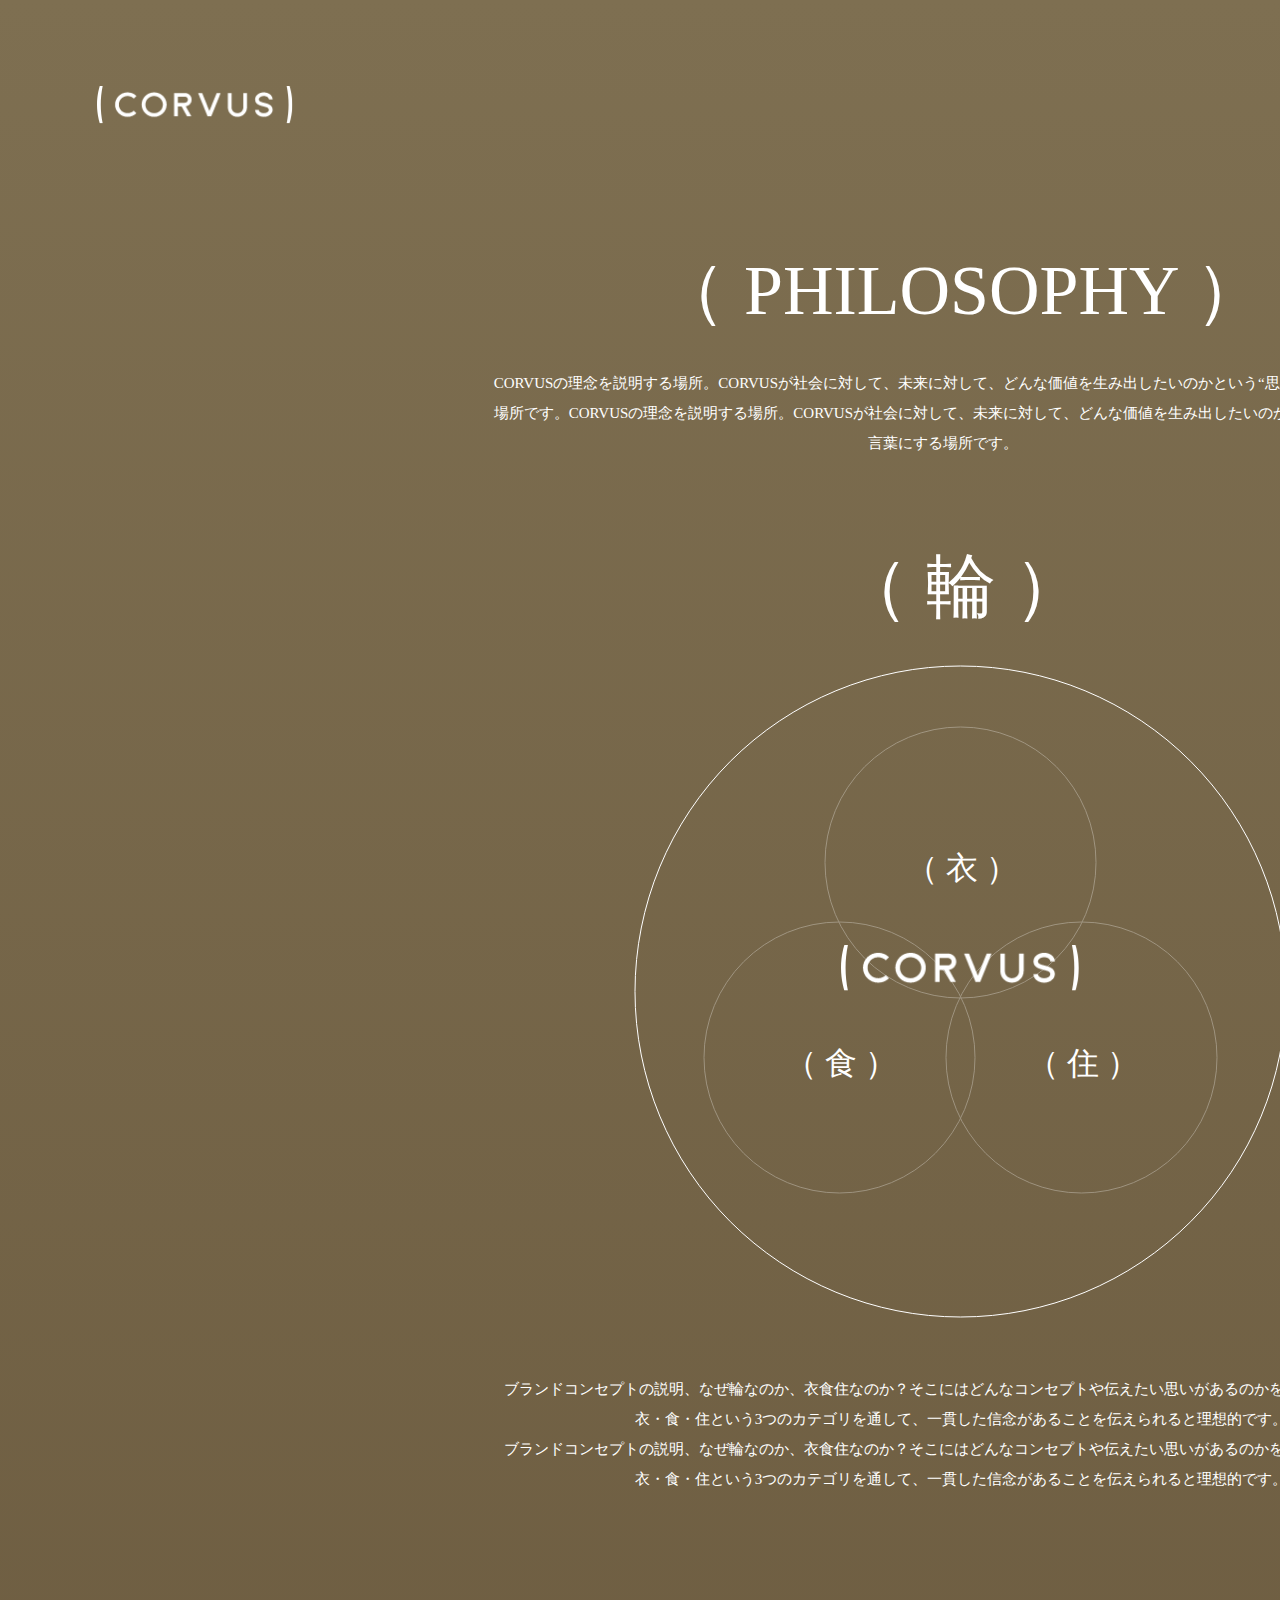
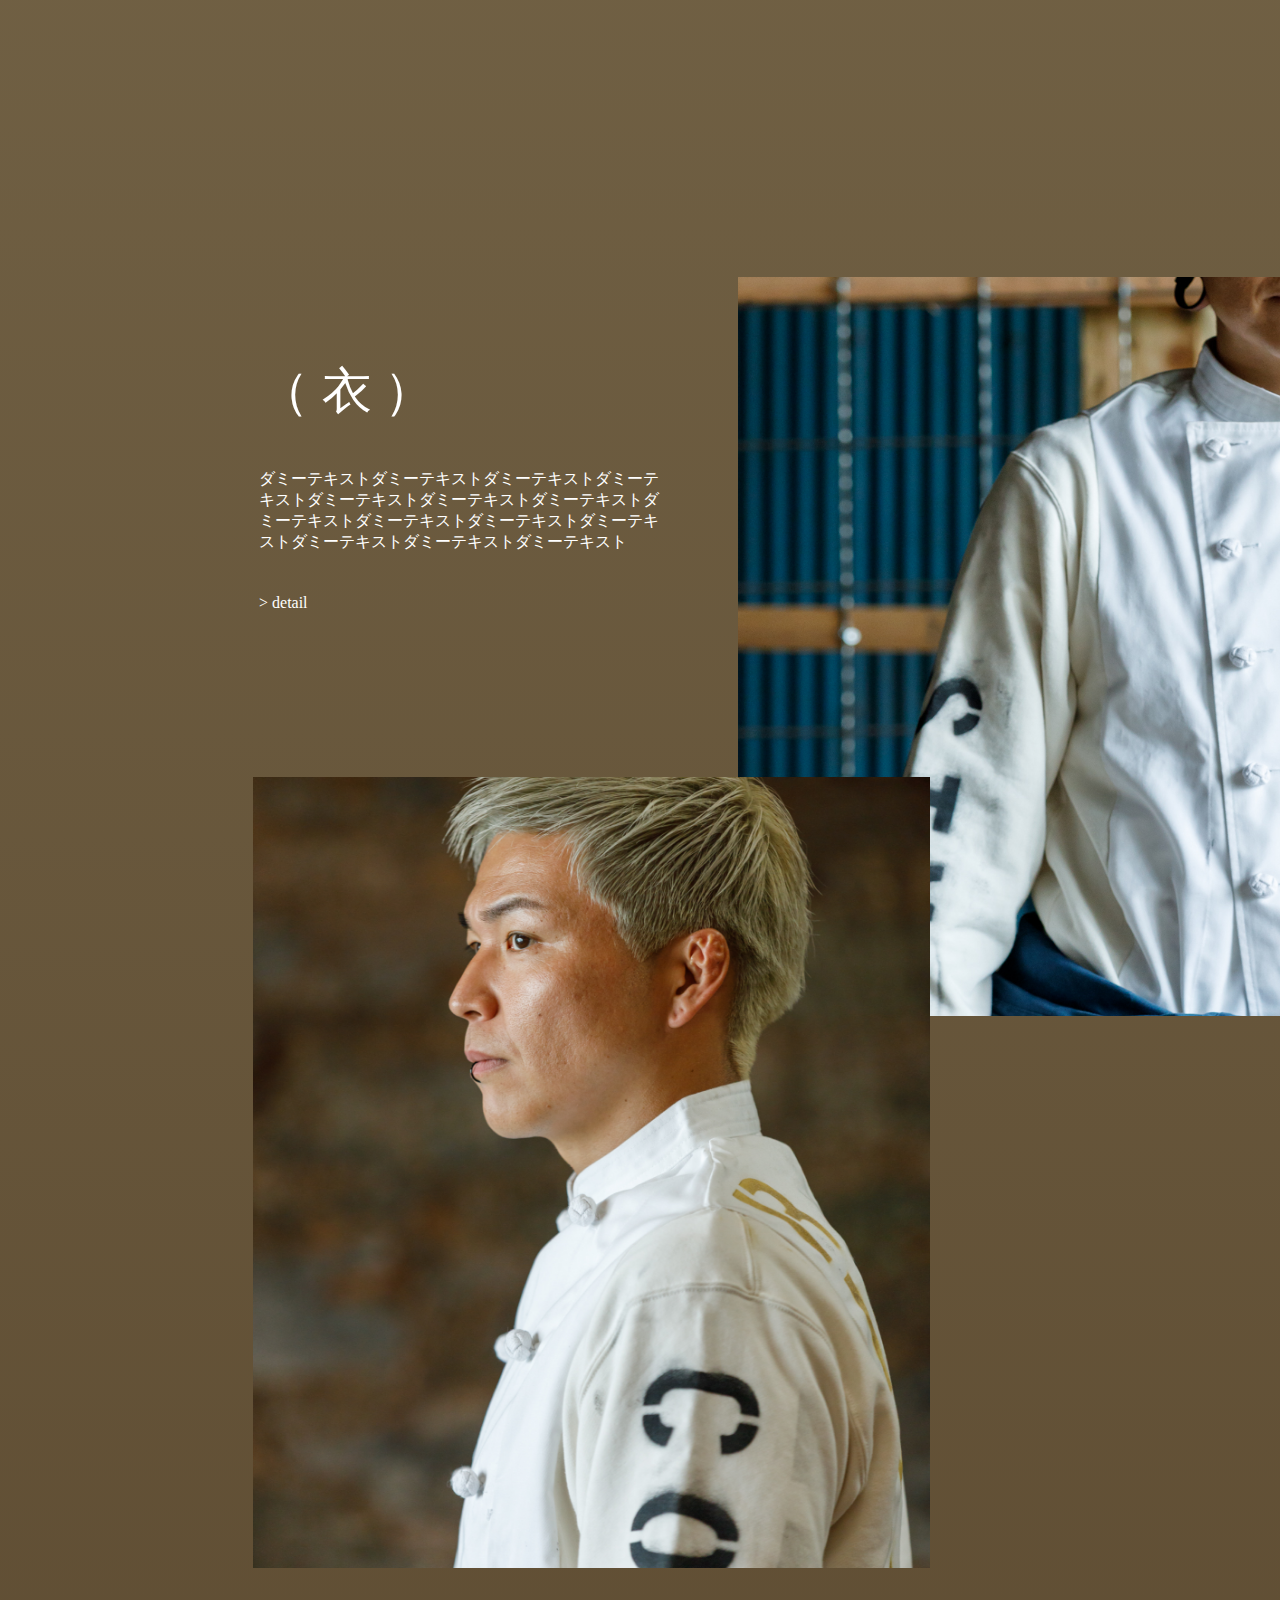
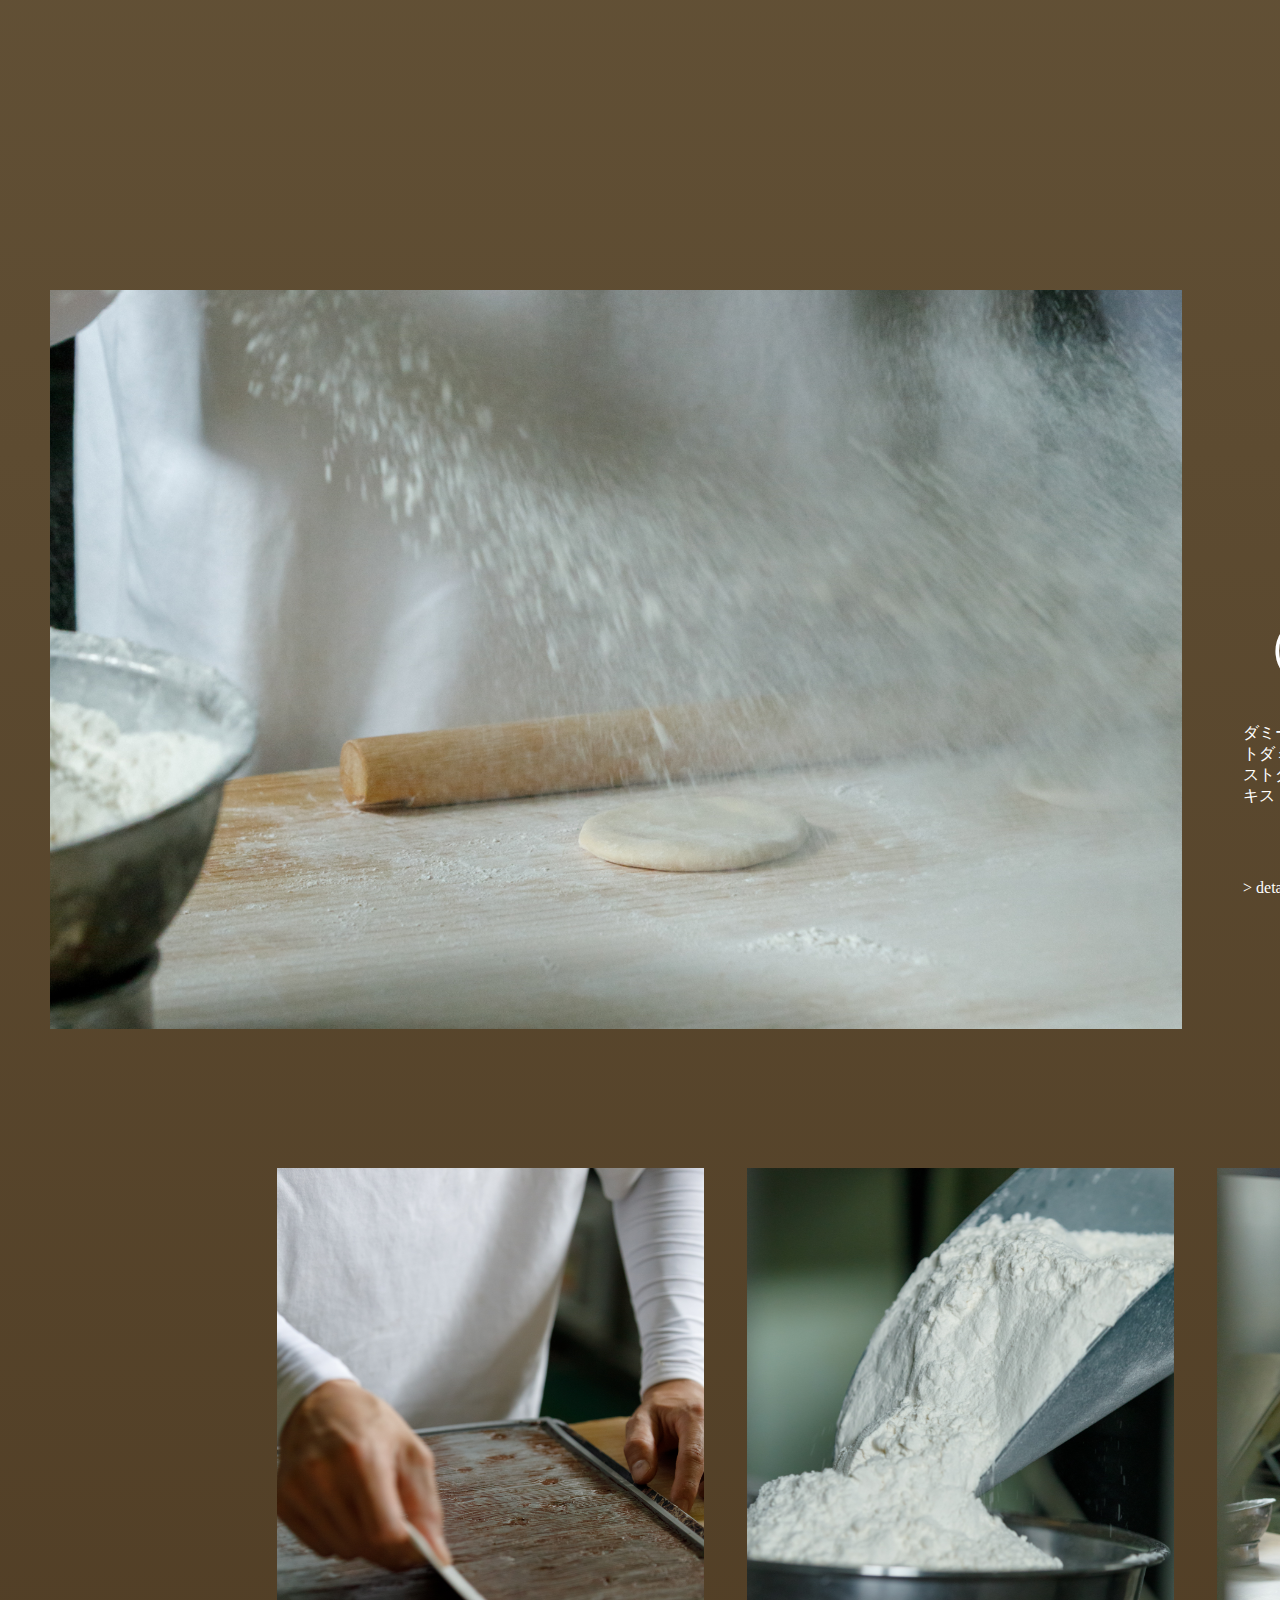
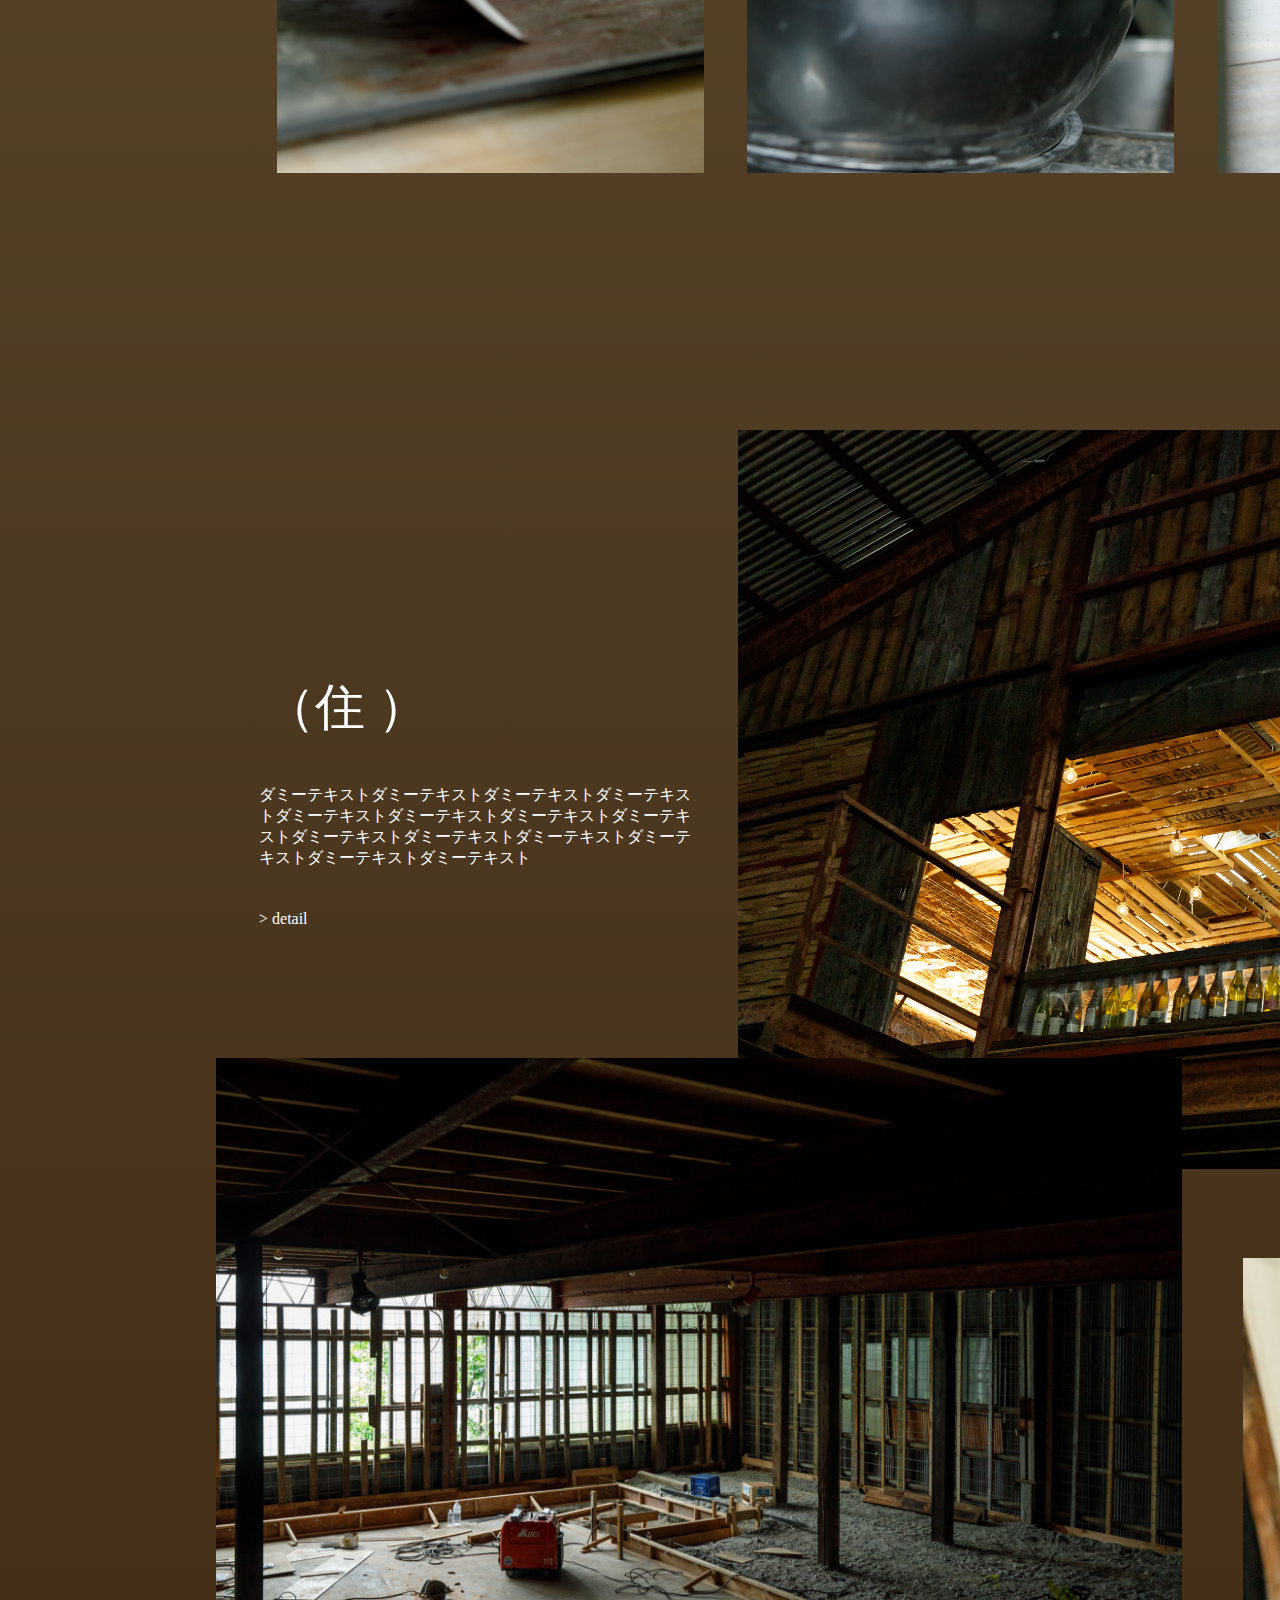
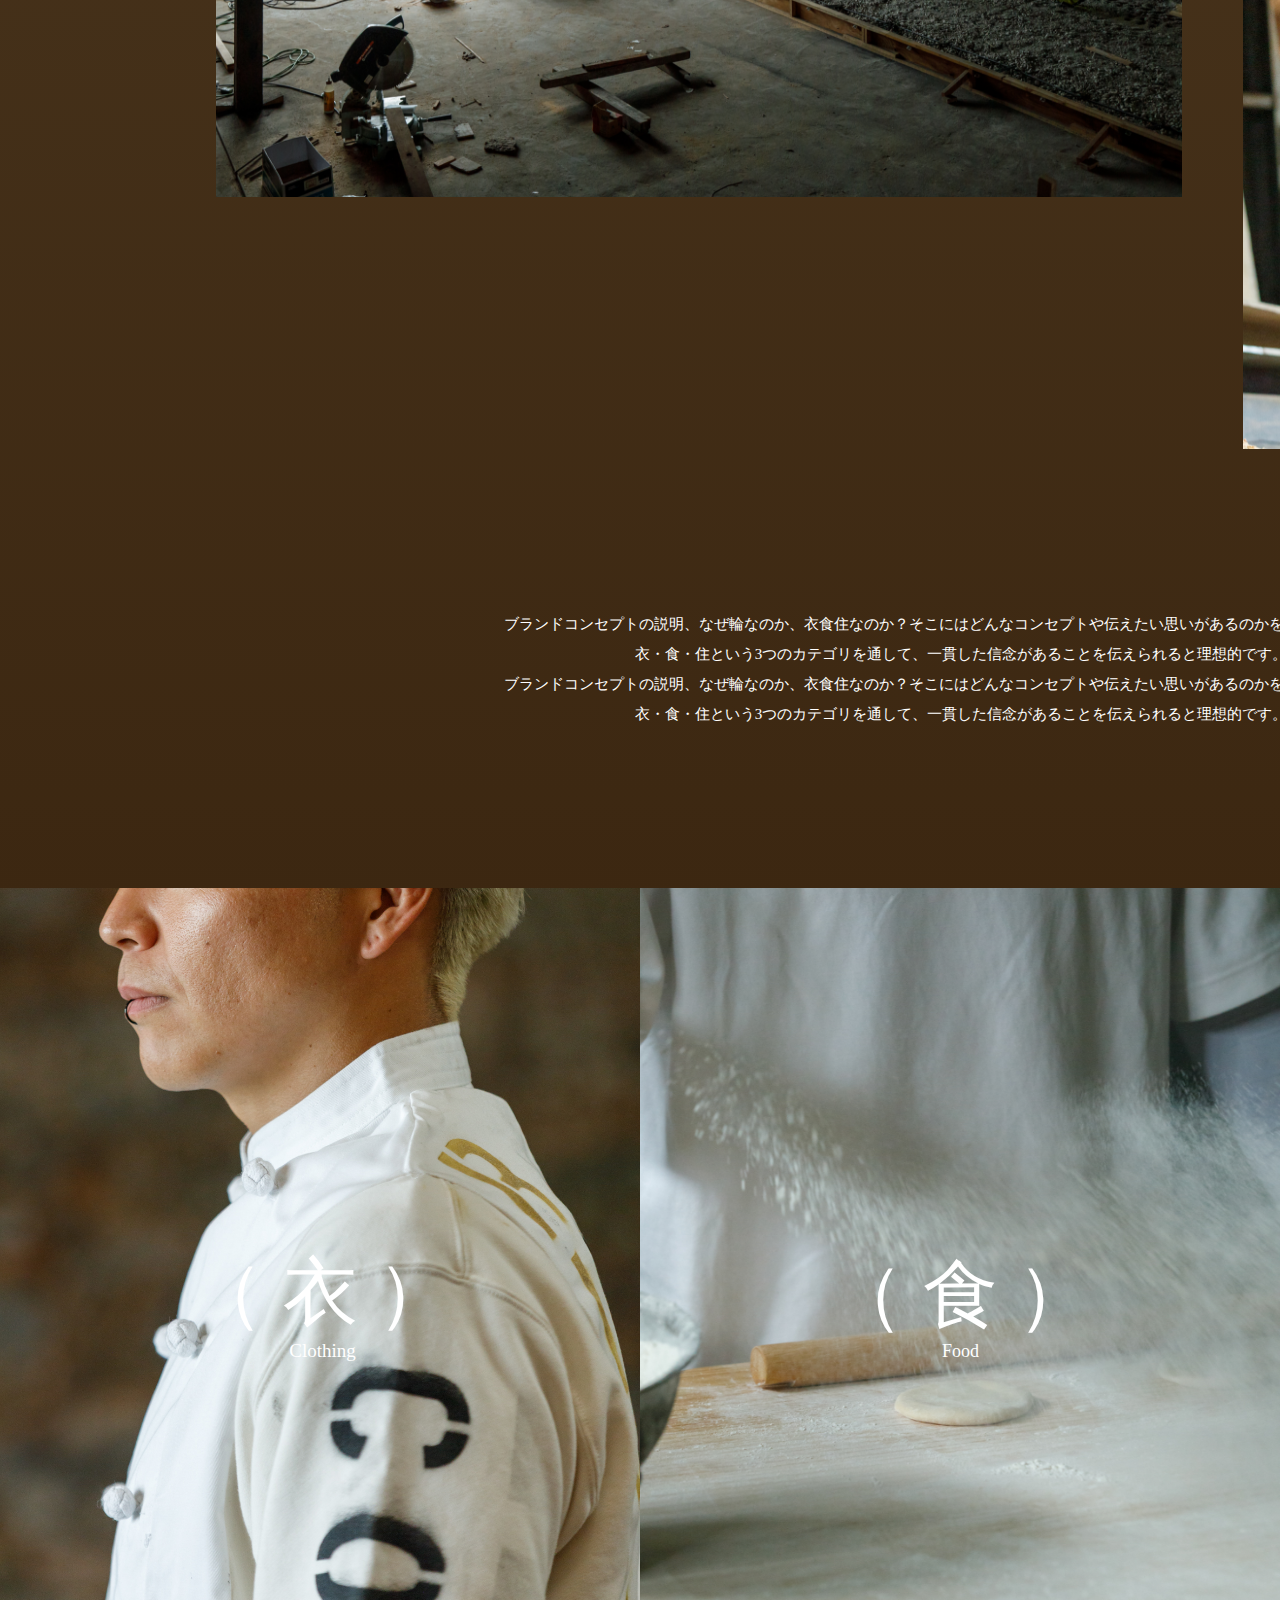
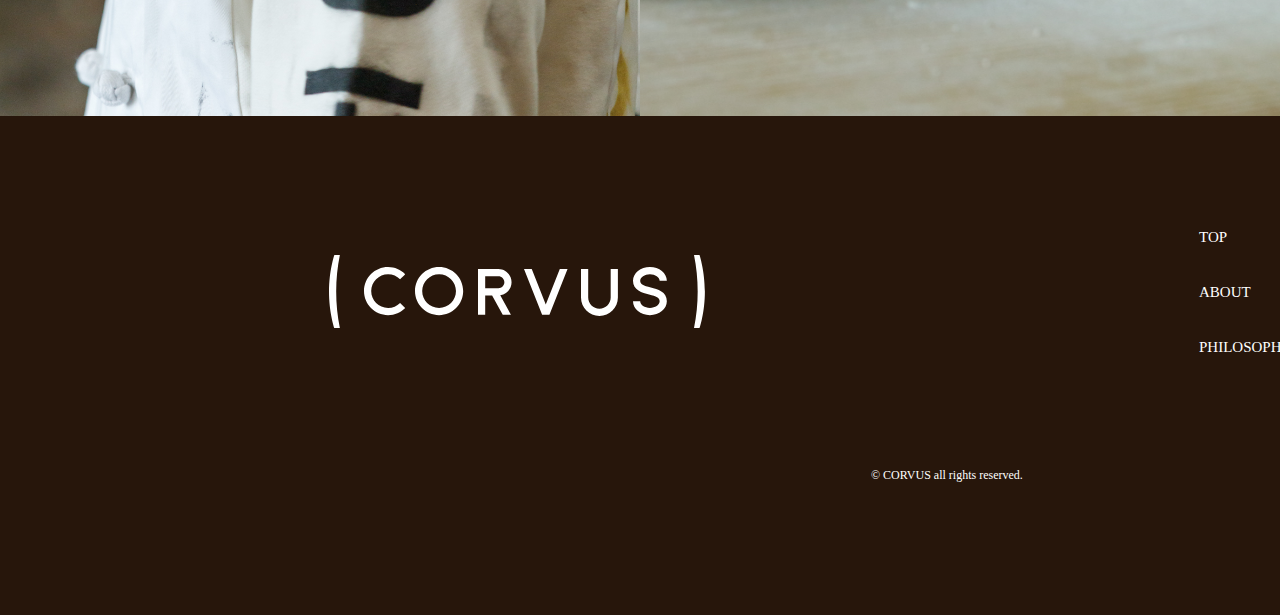
<file: philosophy/philosophy.html>
<!DOCTYPE html>
<html>
<head>
<meta charset="utf-8"/>
<meta http-equiv="X-UA-Compatible" content="IE=edge"/>
<meta name="viewport" content="width=device-width, initial-scale=1.0">
<link rel="icon" href="../img/icon.png" sizes="32x32" type="image/png" />
<link rel="icon" href="../img/icon.png" sizes="16x16" type="image/png" />
<link rel="apple-touch-icon" href="../img/icon.png" />
<title>Philosiphy</title>
<style id="applicationStylesheet" type="text/css">
	.mediaViewInfo {
		--web-view-name: Philosiphy;
		--web-view-id: Philosiphy;
		--web-scale-on-resize: true;
		--web-enable-deep-linking: true;
	}
	:root {
		--web-view-ids: Philosiphy;
	}
	* {
		margin: 0;
		padding: 0;
		box-sizing: border-box;
		border: none;
	}
	#Philosiphy {
		position: absolute;
		width: 1920px;
		height: 8615px;
		background-color: rgba(39,22,11,1);
		overflow: hidden;
		--web-view-name: Philosiphy;
		--web-view-id: Philosiphy;
		--web-scale-on-resize: true;
		--web-enable-deep-linking: true;
	}
	@keyframes  {
	
	
	}
	@keyframes  {
	
	
	}
	@keyframes  {
	
	
	}
	@keyframes  {
	
	
	}
	@keyframes  {
	
	
	}
	@keyframes  {
	
	
	}
	@keyframes  {
	
	
	}
	@keyframes  {
	
	
	}
	@keyframes  {
	
	
	}
	@keyframes slide-left {
	
		0% {
			transform: translateX(100%);
		}
	
	}
	@keyframes slide-left {
	
		0% {
			transform: translateX(100%);
		}
	
	}
	#aad {
		fill: url(#aad);
	}
	.aad {
		position: absolute;
		overflow: visible;
		width: 1920px;
		height: 7304px;
		left: 0px;
		top: 0px;
	}
	#aae {
		border: 0;
		left: 492px;
		top: 375px;
		position: absolute;
		overflow: visible;
		width: 901px;
		height: 75px;
		line-height: 30px;
		margin-top: -7.5px;
		text-align: center;
		font-family: Hiragino Kaku Gothic ProN;
		font-style: normal;
		font-weight: normal;
		font-size: 15px;
		color: rgba(255,255,255,1);
	}
	#aaf {
		position: absolute;
		width: 1182px;
		height: 739px;
		left: 738px;
		top: 1877px;
		overflow: visible;
	}
	#aag {
		position: absolute;
		width: 1182px;
		height: 739px;
		left: 738px;
		top: 5230px;
		overflow: visible;
	}
	#aah {
		position: absolute;
		width: 1182px;
		height: 739px;
		left: 0px;
		top: 3490px;
		overflow: visible;
	}
	#aai {
		position: absolute;
		width: 966px;
		height: 739px;
		left: 216px;
		top: 5858px;
		overflow: visible;
	}
	#aaj {
		position: absolute;
		width: 427px;
		height: 605px;
		left: 277px;
		top: 4368px;
		overflow: visible;
	}
	#aak {
		position: absolute;
		width: 427px;
		height: 605px;
		left: 747px;
		top: 4368px;
		overflow: visible;
	}
	#aal {
		position: absolute;
		width: 427px;
		height: 605px;
		left: 1217px;
		top: 4368px;
		overflow: visible;
	}
	#aam {
		position: absolute;
		width: 677px;
		height: 791px;
		left: 253px;
		top: 2377px;
		overflow: visible;
	}
	#aan {
		position: absolute;
		width: 677px;
		height: 791px;
		left: 1243px;
		top: 6058px;
		overflow: visible;
	}
	#aao {
		border: 0;
		left: 259px;
		top: 2069px;
		position: absolute;
		overflow: visible;
		width: 404px;
		height: 97px;
		text-align: left;
		font-family: Hiragino Kaku Gothic ProN;
		font-style: normal;
		font-weight: normal;
		font-size: 16px;
		color: rgba(255,255,255,1);
	}
	#aap {
		border: 0;
		left: 259px;
		top: 2194px;
		position: absolute;
		overflow: visible;
		width: 446px;
		height: 16px;
		--web-animation: fadein 0.30000001192092896s ease-out;
		--web-action-type: page;
		--web-action-target: .html;
		cursor: pointer;
		text-align: left;
		font-family: Hiragino Kaku Gothic ProN;
		font-style: normal;
		font-weight: normal;
		font-size: 16px;
		color: rgba(255,255,255,1);
	}
	#aaq {
		border: 0;
		left: 259px;
		top: 1958px;
		position: absolute;
		overflow: visible;
		width: 176px;
		white-space: nowrap;
		text-align: left;
		font-family: Heisei Mincho Std;
		font-style: normal;
		font-weight: normal;
		font-size: 50px;
		color: rgba(255,255,255,1);
	}
	#aar {
		border: 0;
		left: 259px;
		top: 5585px;
		position: absolute;
		overflow: visible;
		width: 446px;
		height: 97px;
		text-align: left;
		font-family: Hiragino Kaku Gothic ProN;
		font-style: normal;
		font-weight: normal;
		font-size: 16px;
		color: rgba(255,255,255,1);
	}
	#aas {
		border: 0;
		left: 259px;
		top: 5710px;
		position: absolute;
		overflow: visible;
		width: 446px;
		height: 16px;
		--web-animation: fadein 0.30000001192092896s ease-out;
		--web-action-type: page;
		--web-action-target: .html;
		cursor: pointer;
		text-align: left;
		font-family: Hiragino Kaku Gothic ProN;
		font-style: normal;
		font-weight: normal;
		font-size: 16px;
		color: rgba(255,255,255,1);
	}
	#aat {
		border: 0;
		left: 265px;
		top: 5474px;
		position: absolute;
		overflow: visible;
		width: 164px;
		white-space: nowrap;
		text-align: left;
		font-family: Heisei Mincho Std;
		font-style: normal;
		font-weight: normal;
		font-size: 50px;
		color: rgba(255,255,255,1);
	}
	#aau {
		border: 0;
		left: 1243px;
		top: 4079px;
		position: absolute;
		overflow: visible;
		width: 446px;
		height: 16px;
		--web-animation: fadein 0.30000001192092896s ease-out;
		--web-action-type: page;
		--web-action-target: .html;
		cursor: pointer;
		text-align: left;
		font-family: Hiragino Kaku Gothic ProN;
		font-style: normal;
		font-weight: normal;
		font-size: 16px;
		color: rgba(255,255,255,1);
	}
	#aav {
		border: 0;
		left: 1243px;
		top: 3923px;
		position: absolute;
		overflow: visible;
		width: 446px;
		height: 97px;
		text-align: left;
		font-family: Hiragino Kaku Gothic ProN;
		font-style: normal;
		font-weight: normal;
		font-size: 16px;
		color: rgba(255,255,255,1);
	}
	#aaw {
		border: 0;
		left: 1243px;
		top: 3814px;
		position: absolute;
		overflow: visible;
		width: 176px;
		white-space: nowrap;
		text-align: left;
		font-family: Heisei Mincho Std;
		font-style: normal;
		font-weight: normal;
		font-size: 50px;
		color: rgba(255,255,255,1);
	}
	#aax {
		border: 0;
		left: 655px;
		top: 244px;
		position: absolute;
		overflow: visible;
		width: 611px;
		white-space: nowrap;
		text-align: center;
		font-family: Heisei Mincho Std;
		font-style: normal;
		font-weight: normal;
		font-size: 70px;
		color: rgba(255,255,255,1);
	}
	#aay {
		border: 0;
		left: 492px;
		top: 1381px;
		position: absolute;
		overflow: visible;
		width: 938px;
		height: 105px;
		line-height: 30px;
		margin-top: -7.5px;
		text-align: center;
		font-family: Hiragino Kaku Gothic ProN;
		font-style: normal;
		font-weight: normal;
		font-size: 15px;
		color: rgba(255,255,255,1);
	}
	#aaz {
		border: 0;
		left: 492px;
		top: 7016px;
		position: absolute;
		overflow: visible;
		width: 938px;
		height: 105px;
		line-height: 30px;
		margin-top: -7.5px;
		text-align: center;
		font-family: Hiragino Kaku Gothic ProN;
		font-style: normal;
		font-weight: normal;
		font-size: 15px;
		color: rgba(255,255,255,1);
	}
	#aba {
		border: 0;
		left: 838px;
		top: 540px;
		position: absolute;
		overflow: visible;
		width: 246px;
		white-space: nowrap;
		text-align: center;
		font-family: Heisei Mincho Std;
		font-style: normal;
		font-weight: normal;
		font-size: 70px;
		color: rgba(255,255,255,1);
	}
	#abb {
		fill: transparent;
		stroke: rgba(255,255,255,1);
		stroke-width: 1px;
		stroke-linejoin: miter;
		stroke-linecap: butt;
		stroke-miterlimit: 4;
		shape-rendering: auto;
	}
	.abb {
		position: absolute;
		overflow: visible;
		width: 651px;
		height: 651px;
		left: 635px;
		top: 666px;
	}
	#abc {
		opacity: 0.3;
		position: absolute;
		width: 513px;
		height: 466px;
		left: 704px;
		top: 727px;
		overflow: visible;
	}
	#abd {
		fill: transparent;
		stroke: rgba(255,255,255,1);
		stroke-width: 1px;
		stroke-linejoin: miter;
		stroke-linecap: butt;
		stroke-miterlimit: 4;
		shape-rendering: auto;
	}
	.abd {
		position: absolute;
		overflow: visible;
		width: 271px;
		height: 271px;
		left: 121px;
		top: 0px;
	}
	#abe {
		fill: transparent;
		stroke: rgba(255,255,255,1);
		stroke-width: 1px;
		stroke-linejoin: miter;
		stroke-linecap: butt;
		stroke-miterlimit: 4;
		shape-rendering: auto;
	}
	.abe {
		position: absolute;
		overflow: visible;
		width: 271px;
		height: 271px;
		left: 0px;
		top: 195px;
	}
	#abf {
		fill: transparent;
		stroke: rgba(255,255,255,1);
		stroke-width: 1px;
		stroke-linejoin: miter;
		stroke-linecap: butt;
		stroke-miterlimit: 4;
		shape-rendering: auto;
	}
	.abf {
		position: absolute;
		overflow: visible;
		width: 271px;
		height: 271px;
		left: 242px;
		top: 195px;
	}
	#abg {
		border: 0;
		left: 784px;
		top: 1042px;
		position: absolute;
		overflow: visible;
		width: 113px;
		white-space: nowrap;
		text-align: center;
		font-family: Heisei Mincho Std;
		font-style: normal;
		font-weight: normal;
		font-size: 32px;
		color: rgba(255,255,255,1);
	}
	#abh {
		border: 0;
		left: 1026px;
		top: 1042px;
		position: absolute;
		overflow: visible;
		width: 113px;
		white-space: nowrap;
		text-align: center;
		font-family: Heisei Mincho Std;
		font-style: normal;
		font-weight: normal;
		font-size: 32px;
		color: rgba(255,255,255,1);
	}
	#abi {
		border: 0;
		left: 905px;
		top: 847px;
		position: absolute;
		overflow: visible;
		width: 113px;
		white-space: nowrap;
		text-align: center;
		font-family: Heisei Mincho Std;
		font-style: normal;
		font-weight: normal;
		font-size: 32px;
		color: rgba(255,255,255,1);
	}
	#abj {
		position: absolute;
		width: 238.832px;
		height: 46.416px;
		left: 840.583px;
		top: 945.084px;
		overflow: visible;
	}
	#abk {
		position: absolute;
		width: 238.832px;
		height: 46.416px;
		left: 0px;
		top: 0px;
		overflow: visible;
	}
	#abl {
		position: absolute;
		width: 1920px;
		height: 828px;
		left: 0px;
		top: 7288px;
		overflow: visible;
		--web-animation: fadein 0.30000001192092896s ease-out;
		--web-action-type: page;
		--web-action-target: .html;
		cursor: pointer;
	}
	#abm {
		position: absolute;
		width: 640px;
		height: 828px;
		left: 0px;
		top: 0px;
		overflow: visible;
	}
	#abn {
		position: absolute;
		width: 640px;
		height: 828px;
		left: 640px;
		top: 0px;
		overflow: visible;
	}
	#abo {
		position: absolute;
		width: 640px;
		height: 828px;
		left: 1280px;
		top: 0px;
		overflow: visible;
	}
	#abp {
		position: absolute;
		width: 262px;
		height: 118px;
		left: 189px;
		top: 355px;
		overflow: visible;
	}
	#abq {
		border: 0;
		left: 94px;
		top: 97px;
		position: absolute;
		overflow: visible;
		width: 79px;
		white-space: nowrap;
		text-align: center;
		font-family: Hiragino Kaku Gothic ProN;
		font-style: normal;
		font-weight: normal;
		font-size: 19px;
		color: rgba(255,255,255,1);
	}
	#abr {
		border: 0;
		left: 0px;
		top: 0px;
		position: absolute;
		overflow: visible;
		width: 263px;
		white-space: nowrap;
		text-align: center;
		font-family: Heisei Mincho Std;
		font-style: normal;
		font-weight: normal;
		font-size: 75px;
		color: rgba(255,255,255,1);
	}
	#abs {
		position: absolute;
		width: 262px;
		height: 115px;
		left: 1469px;
		top: 357px;
		overflow: visible;
	}
	#abt {
		border: 0;
		left: 100px;
		top: 96px;
		position: absolute;
		overflow: visible;
		width: 67px;
		white-space: nowrap;
		text-align: center;
		font-family: Hiragino Kaku Gothic ProN;
		font-style: normal;
		font-weight: normal;
		font-size: 19px;
		color: rgba(255,255,255,1);
	}
	#abu {
		border: 0;
		left: 0px;
		top: 0px;
		position: absolute;
		overflow: visible;
		width: 263px;
		white-space: nowrap;
		text-align: center;
		font-family: Heisei Mincho Std;
		font-style: normal;
		font-weight: normal;
		font-size: 75px;
		color: rgba(255,255,255,1);
	}
	#abv {
		position: absolute;
		width: 262px;
		height: 114px;
		left: 829px;
		top: 357px;
		overflow: visible;
	}
	#abw {
		border: 0;
		left: 109px;
		top: 96px;
		position: absolute;
		overflow: visible;
		width: 45px;
		white-space: nowrap;
		text-align: center;
		font-family: Hiragino Kaku Gothic ProN;
		font-style: normal;
		font-weight: normal;
		font-size: 18px;
		color: rgba(255,255,255,1);
	}
	#abx {
		border: 0;
		left: 0px;
		top: 0px;
		position: absolute;
		overflow: visible;
		width: 263px;
		white-space: nowrap;
		text-align: center;
		font-family: Heisei Mincho Std;
		font-style: normal;
		font-weight: normal;
		font-size: 75px;
		color: rgba(255,255,255,1);
	}
	#aby {
		border: 0;
		left: 1199px;
		top: 8229px;
		position: absolute;
		overflow: visible;
		width: 33px;
		white-space: nowrap;
		--web-animation: fadein 0.30000001192092896s ease-out;
		--web-action-type: page;
		--web-action-target: top.html;
		cursor: pointer;
		text-align: left;
		font-family: Hiragino Kaku Gothic ProN;
		font-style: normal;
		font-weight: normal;
		font-size: 15px;
		color: rgba(255,255,255,1);
	}
	#abz {
		border: 0;
		left: 1199px;
		top: 8284px;
		position: absolute;
		overflow: visible;
		width: 56px;
		white-space: nowrap;
		--web-animation: fadein 0.30000001192092896s ease-out;
		--web-action-type: page;
		--web-action-target: About.html;
		cursor: pointer;
		text-align: left;
		font-family: Hiragino Kaku Gothic ProN;
		font-style: normal;
		font-weight: normal;
		font-size: 15px;
		color: rgba(255,255,255,1);
	}
	#aca {
		border: 0;
		left: 1199px;
		top: 8339px;
		position: absolute;
		overflow: visible;
		width: 101px;
		white-space: nowrap;
		text-align: left;
		font-family: Hiragino Kaku Gothic ProN;
		font-style: normal;
		font-weight: normal;
		font-size: 15px;
		color: rgba(255,255,255,1);
	}
	#acb {
		border: 0;
		left: 871px;
		top: 8468px;
		position: absolute;
		overflow: visible;
		width: 179px;
		white-space: nowrap;
		text-align: left;
		font-family: Hiragino Kaku Gothic ProN;
		font-style: normal;
		font-weight: normal;
		font-size: 12px;
		color: rgba(255,255,255,1);
	}
	#acc {
		border: 0;
		left: 1500px;
		top: 8229px;
		position: absolute;
		overflow: visible;
		width: 76px;
		white-space: nowrap;
		--web-animation: fadein 0.30000001192092896s ease-out;
		--web-action-type: page;
		--web-action-target: CONTACT.html;
		cursor: pointer;
		text-align: left;
		font-family: Hiragino Kaku Gothic ProN;
		font-style: normal;
		font-weight: normal;
		font-size: 15px;
		color: rgba(255,255,255,1);
	}
	#acd {
		border: 0;
		left: 1500px;
		top: 8284px;
		position: absolute;
		overflow: visible;
		width: 93px;
		white-space: nowrap;
		text-align: left;
		font-family: Hiragino Kaku Gothic ProN;
		font-style: normal;
		font-weight: normal;
		font-size: 15px;
		color: rgba(255,255,255,1);
	}
	#ace {
		position: absolute;
		width: 15px;
		height: 125px;
		left: 1392px;
		top: 8229px;
		overflow: visible;
		--web-animation: fadein 0.30000001192092896s ease-out;
		--web-action-type: page;
		--web-action-target: .html;
		cursor: pointer;
	}
	#acf {
		border: 0;
		left: 0px;
		top: 0px;
		position: absolute;
		overflow: visible;
		width: 16px;
		white-space: nowrap;
		text-align: left;
		font-family: Hiragino Kaku Gothic ProN;
		font-style: normal;
		font-weight: normal;
		font-size: 15px;
		color: rgba(255,255,255,1);
	}
	#acg {
		border: 0;
		left: 0px;
		top: 55px;
		position: absolute;
		overflow: visible;
		width: 16px;
		white-space: nowrap;
		text-align: left;
		font-family: Hiragino Kaku Gothic ProN;
		font-style: normal;
		font-weight: normal;
		font-size: 15px;
		color: rgba(255,255,255,1);
	}
	#ach {
		border: 0;
		left: 0px;
		top: 110px;
		position: absolute;
		overflow: visible;
		width: 16px;
		white-space: nowrap;
		text-align: left;
		font-family: Hiragino Kaku Gothic ProN;
		font-style: normal;
		font-weight: normal;
		font-size: 15px;
		color: rgba(255,255,255,1);
	}
	#aci {
		fill: rgba(255,255,255,1);
	}
	.aci {
		overflow: visible;
		position: absolute;
		width: 10.885px;
		height: 73.135px;
		left: 329px;
		top: 8255px;
		transform: matrix(1,0,0,1,0,0);
	}
	#acj {
		fill: rgba(255,255,255,1);
	}
	.acj {
		overflow: visible;
		position: absolute;
		width: 10.884px;
		height: 73.135px;
		left: 694.427px;
		top: 8255px;
		transform: matrix(1,0,0,1,0,0);
	}
	#ack {
		fill: rgba(255,255,255,1);
	}
	.ack {
		overflow: visible;
		position: absolute;
		width: 41.194px;
		height: 48.175px;
		left: 363.727px;
		top: 8267.476px;
		transform: matrix(1,0,0,1,0,0);
	}
	#acl {
		fill: rgba(255,255,255,1);
	}
	.acl {
		overflow: visible;
		position: absolute;
		width: 48.175px;
		height: 48.176px;
		left: 414.939px;
		top: 8267.475px;
		transform: matrix(1,0,0,1,0,0);
	}
	#acm {
		fill: rgba(255,255,255,1);
	}
	.acm {
		overflow: visible;
		position: absolute;
		width: 43.558px;
		height: 45.824px;
		left: 523.743px;
		top: 8268.66px;
		transform: matrix(1,0,0,1,0,0);
	}
	#acn {
		fill: rgba(255,255,255,1);
	}
	.acn {
		overflow: visible;
		position: absolute;
		width: 36.892px;
		height: 46.99px;
		left: 581.062px;
		top: 8268.66px;
		transform: matrix(1,0,0,1,0,0);
	}
	#aco {
		fill: rgba(255,255,255,1);
	}
	.aco {
		overflow: visible;
		position: absolute;
		width: 33.852px;
		height: 48.176px;
		left: 633.49px;
		top: 8267.475px;
		transform: matrix(1,0,0,1,0,0);
	}
	#acp {
		fill: rgba(255,255,255,1);
	}
	.acp {
		overflow: visible;
		position: absolute;
		width: 33.567px;
		height: 45.824px;
		left: 477.721px;
		top: 8268.66px;
		transform: matrix(1,0,0,1,0,0);
	}
	#acq {
		position: absolute;
		width: 196.315px;
		height: 38.153px;
		left: 97px;
		top: 86px;
		overflow: visible;
		--web-animation: fadein undefineds undefined;
		--web-action-type: page;
		--web-action-target: top.html;
		cursor: pointer;
	}
	#acr {
		position: absolute;
		width: 196.315px;
		height: 38.153px;
		left: 0px;
		top: 0px;
		overflow: visible;
	}
	#acs {
		position: absolute;
		width: 117px;
		height: 71px;
		left: 1699px;
		top: 53px;
		overflow: visible;
		cursor: pointer;
		--web-animation: slide-left 0.30000001192092896s ease-out forwards;
		--web-action-type: page;
		--web-action-target: menu.html;
	}
	#act {
		position: absolute;
		width: 44px;
		height: 11px;
		left: 36.5px;
		top: 33.5px;
		overflow: visible;
		cursor: pointer;
		--web-animation: slide-left 0.30000001192092896s ease-out forwards;
		--web-action-type: page;
		--web-action-target: menu.html;
	}
	#acu {
		fill: transparent;
		stroke: rgba(255,255,255,1);
		stroke-width: 2px;
		stroke-linejoin: miter;
		stroke-linecap: butt;
		stroke-miterlimit: 4;
		shape-rendering: auto;
	}
	.acu {
		overflow: visible;
		position: absolute;
		width: 44px;
		height: 2px;
		left: 0px;
		top: 0px;
		transform: matrix(1,0,0,1,0,0);
	}
	#acv {
		fill: transparent;
		stroke: rgba(255,255,255,1);
		stroke-width: 2px;
		stroke-linejoin: miter;
		stroke-linecap: butt;
		stroke-miterlimit: 4;
		shape-rendering: auto;
	}
	.acv {
		overflow: visible;
		position: absolute;
		width: 35px;
		height: 2px;
		left: 0px;
		top: 11px;
		transform: matrix(1,0,0,1,0,0);
	}
	#acw {
		fill: transparent;
	}
	.acw {
		position: absolute;
		overflow: visible;
		width: 117px;
		height: 71px;
		left: 0px;
		top: 0px;
	}
</style>
<script id="applicationScript">
if (window.console==null) { window["console"] = { log : function() {} } }; // some browsers do not set console

// Scaling, showing by media query and navigation between multiple pages on a single page. Code subject to change.

var Application = function() {
	this.prefix = "--web-";
	this.NAVIGATION_CHANGE = "viewChange";
	this.VIEW_NOT_FOUND = "viewNotFound";
	this.VIEW_CHANGE = "viewChange";
	this.VIEW_CHANGING = "viewChanging";
	this.STATE_NOT_FOUND = "stateNotFound";
	this.APPLICATION_COMPLETE = "applicationComplete";
	this.APPLICATION_RESIZE = "applicationResize";
	this.SIZE_STATE_NAME = "data-is-view-scaled";
	this.STATE_NAME = this.prefix + "state";

	this.lastTrigger = null;
	this.lastView = null;
	this.lastState = null;
	this.lastOverlay = null;
	this.currentView = null;
	this.currentState = null;
	this.currentOverlay = null;
	this.currentQuery = {index: 0, rule: null, mediaText: null, id: null};
	this.inclusionQuery = "(min-width: 0px)";
	this.exclusionQuery = "none and (min-width: 99999px)";
	this.LastModifiedDateLabelName = "LastModifiedDateLabel";
	this.viewScaleSliderId = "ViewScaleSliderInput";
	this.pageRefreshedName = "showPageRefreshedNotification";
	this.application = null;
	this.applicationStylesheet = null;
	this.showByMediaQuery = null;
	this.mediaQueryDictionary = {};
	this.viewsDictionary = {};
	this.addedViews = [];
	this.viewStates = [];
	this.views = [];
	this.viewIds = [];
	this.viewQueries = {};
	this.overlays = {};
	this.overlayIds = [];
	this.numberOfViews = 0;
	this.verticalPadding = 0;
	this.horizontalPadding = 0;
	this.stateName = null;
	this.viewScale = 1;
	this.viewLeft = 0;
	this.viewTop = 0;
	this.horizontalScrollbarsNeeded = false;
	this.verticalScrollbarsNeeded = false;

	// view settings
	this.showUpdateNotification = false;
	this.showNavigationControls = false;
	this.scaleViewsToFit = false;
	this.scaleToFitOnDoubleClick = false;
	this.actualSizeOnDoubleClick = false;
	this.scaleViewsOnResize = false;
	this.navigationOnKeypress = false;
	this.showViewName = false;
	this.enableDeepLinking = true;
	this.refreshPageForChanges = false;
	this.showRefreshNotifications = true;

	// view controls
	this.scaleViewSlider = null;
	this.lastModifiedLabel = null;
	this.supportsPopState = false; // window.history.pushState!=null;
	this.initialized = false;

	// refresh properties
	this.refreshDuration = 250;
	this.lastModifiedDate = null;
	this.refreshRequest = null;
	this.refreshInterval = null;
	this.refreshContent = null;
	this.refreshContentSize = null;
	this.refreshCheckContent = false;
	this.refreshCheckContentSize = false;

	var self = this;

	self.initialize = function(event) {
		var view = self.getVisibleView();
		var views = self.getVisibleViews();
		if (view==null) view = self.getInitialView();
		self.collectViews();
		self.collectOverlays();
		self.collectMediaQueries();

		for (let index = 0; index < views.length; index++) {
			var view = views[index];
			self.setViewOptions(view);
			self.setViewVariables(view);
			self.centerView(view);
		}

		// sometimes the body size is 0 so we call this now and again later
		if (self.initialized) {
			window.addEventListener(self.NAVIGATION_CHANGE, self.viewChangeHandler);
			window.addEventListener("keyup", self.keypressHandler);
			window.addEventListener("keypress", self.keypressHandler);
			window.addEventListener("resize", self.resizeHandler);
			window.document.addEventListener("dblclick", self.doubleClickHandler);

			if (self.supportsPopState) {
				window.addEventListener('popstate', self.popStateHandler);
			}
			else {
				window.addEventListener('hashchange', self.hashChangeHandler);
			}

			// we are ready to go
			window.dispatchEvent(new Event(self.APPLICATION_COMPLETE));
		}

		if (self.initialized==false) {
			if (self.enableDeepLinking) {
				self.syncronizeViewToURL();
			} 
	
			if (self.refreshPageForChanges) {
				self.setupRefreshForChanges();
			}
	
			self.initialized = true;
		}
		
		if (self.scaleViewsToFit) {
			self.viewScale = self.scaleViewToFit(view);
			
			if (self.viewScale<0) {
				setTimeout(self.scaleViewToFit, 500, view);
			}
		}
		else if (view) {
			self.viewScale = self.getViewScaleValue(view);
			self.centerView(view);
			self.updateSliderValue(self.viewScale);
		}
		else {
			// no view found
		}
	
		if (self.showUpdateNotification) {
			self.showNotification();
		}

		//"addEventListener" in window ? null : window.addEventListener = window.attachEvent;
		//"addEventListener" in document ? null : document.addEventListener = document.attachEvent;
	}


	///////////////////////////////////////
	// AUTO REFRESH 
	///////////////////////////////////////

	self.setupRefreshForChanges = function() {
		self.refreshRequest = new XMLHttpRequest();

		if (!self.refreshRequest) {
			return false;
		}

		// get document start values immediately
		self.requestRefreshUpdate();
	}

	/**
	 * Attempt to check the last modified date by the headers 
	 * or the last modified property from the byte array (experimental)
	 **/
	self.requestRefreshUpdate = function() {
		var url = document.location.href;
		var protocol = window.location.protocol;
		var method;
		
		try {

			if (self.refreshCheckContentSize) {
				self.refreshRequest.open('HEAD', url, true);
			}
			else if (self.refreshCheckContent) {
				self.refreshContent = document.documentElement.outerHTML;
				self.refreshRequest.open('GET', url, true);
				self.refreshRequest.responseType = "text";
			}
			else {

				// get page last modified date for the first call to compare to later
				if (self.lastModifiedDate==null) {

					// File system does not send headers in FF so get blob if possible
					if (protocol=="file:") {
						self.refreshRequest.open("GET", url, true);
						self.refreshRequest.responseType = "blob";
					}
					else {
						self.refreshRequest.open("HEAD", url, true);
						self.refreshRequest.responseType = "blob";
					}

					self.refreshRequest.onload = self.refreshOnLoadOnceHandler;

					// In some browsers (Chrome & Safari) this error occurs at send: 
					// 
					// Chrome - Access to XMLHttpRequest at 'file:///index.html' from origin 'null' 
					// has been blocked by CORS policy: 
					// Cross origin requests are only supported for protocol schemes: 
					// http, data, chrome, chrome-extension, https.
					// 
					// Safari - XMLHttpRequest cannot load file:///Users/user/Public/index.html. Cross origin requests are only supported for HTTP.
					// 
					// Solution is to run a local server, set local permissions or test in another browser
					self.refreshRequest.send(null);

					// In MS browsers the following behavior occurs possibly due to an AJAX call to check last modified date: 
					// 
					// DOM7011: The code on this page disabled back and forward caching.

					// In Brave (Chrome) error when on the server
					// index.js:221 HEAD https://www.example.com/ net::ERR_INSUFFICIENT_RESOURCES
					// self.refreshRequest.send(null);

				}
				else {
					self.refreshRequest = new XMLHttpRequest();
					self.refreshRequest.onreadystatechange = self.refreshHandler;
					self.refreshRequest.ontimeout = function() {
						self.log("Couldn't find page to check for updates");
					}
					
					var method;
					if (protocol=="file:") {
						method = "GET";
					}
					else {
						method = "HEAD";
					}

					//refreshRequest.open('HEAD', url, true);
					self.refreshRequest.open(method, url, true);
					self.refreshRequest.responseType = "blob";
					self.refreshRequest.send(null);
				}
			}
		}
		catch (error) {
			self.log("Refresh failed for the following reason:")
			self.log(error);
		}
	}

	self.refreshHandler = function() {
		var contentSize;

		try {

			if (self.refreshRequest.readyState === XMLHttpRequest.DONE) {
				
				if (self.refreshRequest.status === 2 || 
					self.refreshRequest.status === 200) {
					var pageChanged = false;

					self.updateLastModifiedLabel();

					if (self.refreshCheckContentSize) {
						var lastModifiedHeader = self.refreshRequest.getResponseHeader("Last-Modified");
						contentSize = self.refreshRequest.getResponseHeader("Content-Length");
						//lastModifiedDate = refreshRequest.getResponseHeader("Last-Modified");
						var headers = self.refreshRequest.getAllResponseHeaders();
						var hasContentHeader = headers.indexOf("Content-Length")!=-1;
						
						if (hasContentHeader) {
							contentSize = self.refreshRequest.getResponseHeader("Content-Length");

							// size has not been set yet
							if (self.refreshContentSize==null) {
								self.refreshContentSize = contentSize;
								// exit and let interval call this method again
								return;
							}

							if (contentSize!=self.refreshContentSize) {
								pageChanged = true;
							}
						}
					}
					else if (self.refreshCheckContent) {

						if (self.refreshRequest.responseText!=self.refreshContent) {
							pageChanged = true;
						}
					}
					else {
						lastModifiedHeader = self.getLastModified(self.refreshRequest);

						if (self.lastModifiedDate!=lastModifiedHeader) {
							self.log("lastModifiedDate:" + self.lastModifiedDate + ",lastModifiedHeader:" +lastModifiedHeader);
							pageChanged = true;
						}

					}

					
					if (pageChanged) {
						clearInterval(self.refreshInterval);
						self.refreshUpdatedPage();
						return;
					}

				}
				else {
					self.log('There was a problem with the request.');
				}

			}
		}
		catch( error ) {
			//console.log('Caught Exception: ' + error);
		}
	}

	self.refreshOnLoadOnceHandler = function(event) {

		// get the last modified date
		if (self.refreshRequest.response) {
			self.lastModifiedDate = self.getLastModified(self.refreshRequest);

			if (self.lastModifiedDate!=null) {

				if (self.refreshInterval==null) {
					self.refreshInterval = setInterval(self.requestRefreshUpdate, self.refreshDuration);
				}
			}
			else {
				self.log("Could not get last modified date from the server");
			}
		}
	}

	self.refreshUpdatedPage = function() {
		if (self.showRefreshNotifications) {
			var date = new Date().setTime((new Date().getTime()+10000));
			document.cookie = encodeURIComponent(self.pageRefreshedName) + "=true" + "; max-age=6000;" + " path=/";
		}

		document.location.reload(true);
	}

	self.showNotification = function(duration) {
		var notificationID = self.pageRefreshedName+"ID";
		var notification = document.getElementById(notificationID);
		if (duration==null) duration = 4000;

		if (notification!=null) {return;}

		notification = document.createElement("div");
		notification.id = notificationID;
		notification.textContent = "PAGE UPDATED";
		var styleRule = ""
		styleRule = "position: fixed; padding: 7px 16px 6px 16px; font-family: Arial, sans-serif; font-size: 10px; font-weight: bold; left: 50%;";
		styleRule += "top: 20px; background-color: rgba(0,0,0,.5); border-radius: 12px; color:rgb(235, 235, 235); transition: all 2s linear;";
		styleRule += "transform: translateX(-50%); letter-spacing: .5px; filter: drop-shadow(2px 2px 6px rgba(0, 0, 0, .1)); cursor: pointer";
		notification.setAttribute("style", styleRule);

		notification.className = "PageRefreshedClass";
		notification.addEventListener("click", function() {
			notification.parentNode.removeChild(notification);
		});
		
		document.body.appendChild(notification);

		setTimeout(function() {
			notification.style.opacity = "0";
			notification.style.filter = "drop-shadow( 0px 0px 0px rgba(0,0,0, .5))";
			setTimeout(function() {
				try {
					notification.parentNode.removeChild(notification);
				} catch(error) {}
			}, duration)
		}, duration);

		document.cookie = encodeURIComponent(self.pageRefreshedName) + "=; max-age=1; path=/";
	}

	/**
	 * Get the last modified date from the header 
	 * or file object after request has been received
	 **/
	self.getLastModified = function(request) {
		var date;

		// file protocol - FILE object with last modified property
		if (request.response && request.response.lastModified) {
			date = request.response.lastModified;
		}
		
		// http protocol - check headers
		if (date==null) {
			date = request.getResponseHeader("Last-Modified");
		}

		return date;
	}

	self.updateLastModifiedLabel = function() {
		var labelValue = "";
		
		if (self.lastModifiedLabel==null) {
			self.lastModifiedLabel = document.getElementById("LastModifiedLabel");
		}

		if (self.lastModifiedLabel) {
			var seconds = parseInt(((new Date().getTime() - Date.parse(document.lastModified)) / 1000 / 60) * 100 + "");
			var minutes = 0;
			var hours = 0;

			if (seconds < 60) {
				seconds = Math.floor(seconds/10)*10;
				labelValue = seconds + " seconds";
			}
			else {
				minutes = parseInt((seconds/60) + "");

				if (minutes>60) {
					hours = parseInt((seconds/60/60) +"");
					labelValue += hours==1 ? " hour" : " hours";
				}
				else {
					labelValue = minutes+"";
					labelValue += minutes==1 ? " minute" : " minutes";
				}
			}
			
			if (seconds<10) {
				labelValue = "Updated now";
			}
			else {
				labelValue = "Updated " + labelValue + " ago";
			}

			if (self.lastModifiedLabel.firstElementChild) {
				self.lastModifiedLabel.firstElementChild.textContent = labelValue;

			}
			else if ("textContent" in self.lastModifiedLabel) {
				self.lastModifiedLabel.textContent = labelValue;
			}
		}
	}

	self.getShortString = function(string, length) {
		if (length==null) length = 30;
		string = string!=null ? string.substr(0, length).replace(/\n/g, "") : "[String is null]";
		return string;
	}

	self.getShortNumber = function(value, places) {
		if (places==null || places<1) places = 4;
		value = Math.round(value * Math.pow(10,places)) / Math.pow(10, places);
		return value;
	}

	///////////////////////////////////////
	// NAVIGATION CONTROLS
	///////////////////////////////////////

	self.updateViewLabel = function() {
		var viewNavigationLabel = document.getElementById("ViewNavigationLabel");
		var view = self.getVisibleView();
		var viewIndex = view ? self.getViewIndex(view) : -1;
		var viewName = view ? self.getViewPreferenceValue(view, self.prefix + "view-name") : null;
		var viewId = view ? view.id : null;

		if (viewNavigationLabel && view) {
			if (viewName && viewName.indexOf('"')!=-1) {
				viewName = viewName.replace(/"/g, "");
			}

			if (self.showViewName) {
				viewNavigationLabel.textContent = viewName;
				self.setTooltip(viewNavigationLabel, viewIndex + 1 + " of " + self.numberOfViews);
			}
			else {
				viewNavigationLabel.textContent = viewIndex + 1 + " of " + self.numberOfViews;
				self.setTooltip(viewNavigationLabel, viewName);
			}

		}
	}

	self.updateURL = function(view) {
		view = view == null ? self.getVisibleView() : view;
		var viewId = view ? view.id : null
		var viewFragment = view ? "#"+ viewId : null;

		if (viewId && self.viewIds.length>1 && self.enableDeepLinking) {

			if (self.supportsPopState==false) {
				self.setFragment(viewId);
			}
			else {
				if (viewFragment!=window.location.hash) {

					if (window.location.hash==null) {
						window.history.replaceState({name:viewId}, null, viewFragment);
					}
					else {
						window.history.pushState({name:viewId}, null, viewFragment);
					}
				}
			}
		}
	}

	self.updateURLState = function(view, stateName) {
		stateName = view && (stateName=="" || stateName==null) ? self.getStateNameByViewId(view.id) : stateName;

		if (self.supportsPopState==false) {
			self.setFragment(stateName);
		}
		else {
			if (stateName!=window.location.hash) {

				if (window.location.hash==null) {
					window.history.replaceState({name:view.viewId}, null, stateName);
				}
				else {
					window.history.pushState({name:view.viewId}, null, stateName);
				}
			}
		}
	}

	self.setFragment = function(value) {
		window.location.hash = "#" + value;
	}

	self.setTooltip = function(element, value) {
		// setting the tooltip in edge causes a page crash on hover
		if (/Edge/.test(navigator.userAgent)) { return; }

		if ("title" in element) {
			element.title = value;
		}
	}

	self.getStylesheetRules = function(styleSheet) {
		try {
			if (styleSheet) return styleSheet.cssRules || styleSheet.rules;
	
			return document.styleSheets[0]["cssRules"] || document.styleSheets[0]["rules"];
		}
		catch (error) {
			// ERRORS:
			// SecurityError: The operation is insecure.
			// Errors happen when script loads before stylesheet or loading an external css locally

			// InvalidAccessError: A parameter or an operation is not supported by the underlying object
			// Place script after stylesheet

			console.log(error);
			if (error.toString().indexOf("The operation is insecure")!=-1) {
				console.log("Load the stylesheet before the script or load the stylesheet inline until it can be loaded on a server")
			}
			return [];
		}
	}

	/**
	 * If single page application hide all of the views. 
	 * @param {Number} selectedIndex if provided shows the view at index provided
	 **/
	self.hideViews = function(selectedIndex, animation) {
		var rules = self.getStylesheetRules();
		var queryIndex = 0;
		var numberOfRules = rules!=null ? rules.length : 0;

		// loop through rules and hide media queries except selected
		for (var i=0;i<numberOfRules;i++) {
			var rule = rules[i];
			var cssText = rule && rule.cssText;

			if (rule.media!=null && cssText && cssText.match("--web-view-name:")) {

				if (queryIndex==selectedIndex) {
					self.currentQuery.mediaText = rule.conditionText;
					self.currentQuery.index = selectedIndex;
					self.currentQuery.rule = rule;
					self.enableMediaQuery(rule);
				}
				else {
					if (animation) {
						self.fadeOut(rule)
					}
					else {
						self.disableMediaQuery(rule);
					}
				}
				
				queryIndex++;
			}
		}

		self.numberOfViews = queryIndex;
		self.updateViewLabel();
		self.updateURL();

		self.dispatchViewChange();

		var view = self.getVisibleView();
		var viewIndex = view ? self.getViewIndex(view) : -1;

		return viewIndex==selectedIndex ? view : null;
	}

	/**
	 * If single page application hide all of the views. 
	 * @param {HTMLElement} selectedView if provided shows the view passed in
	 **/
	 self.hideAllViews = function(selectedView, animation) {
		var views = self.views;
		var queryIndex = 0;
		var numberOfViews = views!=null ? views.length : 0;

		// loop through rules and hide media queries except selected
		for (var i=0;i<numberOfViews;i++) {
			var viewData = views[i];
			var view = viewData && viewData.view;
			var mediaRule = viewData && viewData.mediaRule;
			
			if (view==selectedView) {
				self.currentQuery.mediaText = mediaRule.conditionText;
				self.currentQuery.index = queryIndex;
				self.currentQuery.rule = mediaRule;
				self.enableMediaQuery(mediaRule);
			}
			else {
				if (animation) {
					self.fadeOut(mediaRule)
				}
				else {
					self.disableMediaQuery(mediaRule);
				}
			}
			
			queryIndex++;
		}

		self.numberOfViews = queryIndex;
		self.updateViewLabel();
		self.updateURL();
		self.dispatchViewChange();

		var visibleView = self.getVisibleView();

		return visibleView==selectedView ? selectedView : null;
	}

	/**
	 * Hide view
	 * @param {Object} view element to hide
	 **/
	self.hideView = function(view) {
		var rule = view ? self.mediaQueryDictionary[view.id] : null;

		if (rule) {
			self.disableMediaQuery(rule);
		}
	}

	/**
	 * Hide overlay
	 * @param {Object} overlay element to hide
	 **/
	self.hideOverlay = function(overlay) {
		var rule = overlay ? self.mediaQueryDictionary[overlay.id] : null;

		if (rule) {
			self.disableMediaQuery(rule);

			//if (self.showByMediaQuery) {
				overlay.style.display = "none";
			//}
		}
	}

	/**
	 * Show the view by media query. Does not hide current views
	 * Sets view options by default
	 * @param {Object} view element to show
	 * @param {Boolean} setViewOptions sets view options if null or true
	 */
	self.showViewByMediaQuery = function(view, setViewOptions) {
		var id = view ? view.id : null;
		var query = id ? self.mediaQueryDictionary[id] : null;
		var isOverlay = view ? self.isOverlay(view) : false;
		setViewOptions = setViewOptions==null ? true : setViewOptions;

		if (query) {
			self.enableMediaQuery(query);

			if (isOverlay && view && setViewOptions) {
				self.setViewVariables(null, view);
			}
			else {
				if (view && setViewOptions) self.setViewOptions(view);
				if (view && setViewOptions) self.setViewVariables(view);
			}
		}
	}

	/**
	 * Show the view. Does not hide current views
	 */
	self.showView = function(view, setViewOptions) {
		var id = view ? view.id : null;
		var query = id ? self.mediaQueryDictionary[id] : null;
		var display = null;
		setViewOptions = setViewOptions==null ? true : setViewOptions;

		if (query) {
			self.enableMediaQuery(query);
			if (view==null) view =self.getVisibleView();
			if (view && setViewOptions) self.setViewOptions(view);
		}
		else if (id) {
			display = window.getComputedStyle(view).getPropertyValue("display");
			if (display=="" || display=="none") {
				view.style.display = "block";
			}
		}

		if (view) {
			if (self.currentView!=null) {
				self.lastView = self.currentView;
			}

			self.currentView = view;
		}
	}

	self.showViewById = function(id, setViewOptions) {
		var view = id ? self.getViewById(id) : null;

		if (view) {
			self.showView(view);
			return;
		}

		self.log("View not found '" + id + "'");
	}

	self.getElementView = function(element) {
		var view = element;
		var viewFound = false;

		while (viewFound==false || view==null) {
			if (view && self.viewsDictionary[view.id]) {
				return view;
			}
			view = view.parentNode;
		}
	}

	/**
	 * Show overlay over view
	 * @param {Event | HTMLElement} event event or html element with styles applied
	 * @param {String} id id of view or view reference
	 * @param {Number} x x location
	 * @param {Number} y y location
	 */
	self.showOverlay = function(event, id, x, y) {
		var overlay = id && typeof id === 'string' ? self.getViewById(id) : id ? id : null;
		var query = overlay ? self.mediaQueryDictionary[overlay.id] : null;
		var centerHorizontally = false;
		var centerVertically = false;
		var anchorLeft = false;
		var anchorTop = false;
		var anchorRight = false;
		var anchorBottom = false;
		var display = null;
		var reparent = true;
		var view = null;
		
		if (overlay==null || overlay==false) {
			self.log("Overlay not found, '"+ id + "'");
			return;
		}

		// get enter animation - event target must have css variables declared
		if (event) {
			var button = event.currentTarget || event; // can be event or htmlelement
			var buttonComputedStyles = getComputedStyle(button);
			var actionTargetValue = buttonComputedStyles.getPropertyValue(self.prefix+"action-target").trim();
			var animation = buttonComputedStyles.getPropertyValue(self.prefix+"animation").trim();
			var isAnimated = animation!="";
			var targetType = buttonComputedStyles.getPropertyValue(self.prefix+"action-type").trim();
			var actionTarget = self.application ? null : self.getElement(actionTargetValue);
			var actionTargetStyles = actionTarget ? actionTarget.style : null;

			if (actionTargetStyles) {
				actionTargetStyles.setProperty("animation", animation);
			}

			if ("stopImmediatePropagation" in event) {
				event.stopImmediatePropagation();
			}
		}
		
		if (self.application==false || targetType=="page") {
			document.location.href = "./" + actionTargetValue;
			return;
		}

		// remove any current overlays
		if (self.currentOverlay) {

			// act as switch if same button
			if (self.currentOverlay==actionTarget || self.currentOverlay==null) {
				if (self.lastTrigger==button) {
					self.removeOverlay(isAnimated);
					return;
				}
			}
			else {
				self.removeOverlay(isAnimated);
			}
		}

		if (reparent) {
			view = self.getElementView(button);
			if (view) {
				view.appendChild(overlay);
			}
		}

		if (query) {
			//self.setElementAnimation(overlay, null);
			//overlay.style.animation = animation;
			self.enableMediaQuery(query);
			
			var display = overlay && overlay.style.display;
			
			if (overlay && display=="" || display=="none") {
				overlay.style.display = "block";
				//self.setViewOptions(overlay);
			}

			// add animation defined in event target style declaration
			if (animation && self.supportAnimations) {
				self.fadeIn(overlay, false, animation);
			}
		}
		else if (id) {

			display = window.getComputedStyle(overlay).getPropertyValue("display");

			if (display=="" || display=="none") {
				overlay.style.display = "block";
			}

			// add animation defined in event target style declaration
			if (animation && self.supportAnimations) {
				self.fadeIn(overlay, false, animation);
			}
		}

		// do not set x or y position if centering
		var horizontal = self.prefix + "center-horizontally";
		var vertical = self.prefix + "center-vertically";
		var style = overlay.style;
		var transform = [];

		centerHorizontally = self.getIsStyleDefined(id, horizontal) ? self.getViewPreferenceBoolean(overlay, horizontal) : false;
		centerVertically = self.getIsStyleDefined(id, vertical) ? self.getViewPreferenceBoolean(overlay, vertical) : false;
		anchorLeft = self.getIsStyleDefined(id, "left");
		anchorRight = self.getIsStyleDefined(id, "right");
		anchorTop = self.getIsStyleDefined(id, "top");
		anchorBottom = self.getIsStyleDefined(id, "bottom");

		
		if (self.viewsDictionary[overlay.id] && self.viewsDictionary[overlay.id].styleDeclaration) {
			style = self.viewsDictionary[overlay.id].styleDeclaration.style;
		}
		
		if (centerHorizontally) {
			style.left = "50%";
			style.transformOrigin = "0 0";
			transform.push("translateX(-50%)");
		}
		else if (anchorRight && anchorLeft) {
			style.left = x + "px";
		}
		else if (anchorRight) {
			//style.right = x + "px";
		}
		else {
			style.left = x + "px";
		}
		
		if (centerVertically) {
			style.top = "50%";
			transform.push("translateY(-50%)");
			style.transformOrigin = "0 0";
		}
		else if (anchorTop && anchorBottom) {
			style.top = y + "px";
		}
		else if (anchorBottom) {
			//style.bottom = y + "px";
		}
		else {
			style.top = y + "px";
		}

		if (transform.length) {
			style.transform = transform.join(" ");
		}

		self.currentOverlay = overlay;
		self.lastTrigger = button;
	}

	self.goBack = function() {
		if (self.currentOverlay) {
			self.removeOverlay();
		}
		else if (self.lastView) {
			self.goToView(self.lastView.id);
		}
	}

	self.removeOverlay = function(animate) {
		var overlay = self.currentOverlay;
		animate = animate===false ? false : true;

		if (overlay) {
			var style = overlay.style;
			
			if (style.animation && self.supportAnimations && animate) {
				self.reverseAnimation(overlay, true);

				var duration = self.getAnimationDuration(style.animation, true);
		
				setTimeout(function() {
					self.setElementAnimation(overlay, null);
					self.hideOverlay(overlay);
					self.currentOverlay = null;
				}, duration);
			}
			else {
				self.setElementAnimation(overlay, null);
				self.hideOverlay(overlay);
				self.currentOverlay = null;
			}
		}
	}

	/**
	 * Reverse the animation and hide after
	 * @param {Object} target element with animation
	 * @param {Boolean} hide hide after animation ends
	 */
	self.reverseAnimation = function(target, hide) {
		var lastAnimation = null;
		var style = target.style;

		style.animationPlayState = "paused";
		lastAnimation = style.animation;
		style.animation = null;
		style.animationPlayState = "paused";

		if (hide) {
			//target.addEventListener("animationend", self.animationEndHideHandler);
	
			var duration = self.getAnimationDuration(lastAnimation, true);
			var isOverlay = self.isOverlay(target);
	
			setTimeout(function() {
				self.setElementAnimation(target, null);

				if (isOverlay) {
					self.hideOverlay(target);
				}
				else {
					self.hideView(target);
				}
			}, duration);
		}

		setTimeout(function() {
			style.animation = lastAnimation;
			style.animationPlayState = "paused";
			style.animationDirection = "reverse";
			style.animationPlayState = "running";
		}, 30);
	}

	self.animationEndHandler = function(event) {
		var target = event.currentTarget;
		self.dispatchEvent(new Event(event.type));
	}

	self.isOverlay = function(view) {
		var result = view ? self.getViewPreferenceBoolean(view, self.prefix + "is-overlay") : false;

		return result;
	}

	self.animationEndHideHandler = function(event) {
		var target = event.currentTarget;
		self.setViewVariables(null, target);
		self.hideView(target);
		target.removeEventListener("animationend", self.animationEndHideHandler);
	}

	self.animationEndShowHandler = function(event) {
		var target = event.currentTarget;
		target.removeEventListener("animationend", self.animationEndShowHandler);
	}

	self.setViewOptions = function(view) {

		if (view) {
			self.minimumScale = self.getViewPreferenceValue(view, self.prefix + "minimum-scale");
			self.maximumScale = self.getViewPreferenceValue(view, self.prefix + "maximum-scale");
			self.scaleViewsToFit = self.getViewPreferenceBoolean(view, self.prefix + "scale-to-fit");
			self.scaleToFitType = self.getViewPreferenceValue(view, self.prefix + "scale-to-fit-type");
			self.scaleToFitOnDoubleClick = self.getViewPreferenceBoolean(view, self.prefix + "scale-on-double-click");
			self.actualSizeOnDoubleClick = self.getViewPreferenceBoolean(view, self.prefix + "actual-size-on-double-click");
			self.scaleViewsOnResize = self.getViewPreferenceBoolean(view, self.prefix + "scale-on-resize");
			self.enableScaleUp = self.getViewPreferenceBoolean(view, self.prefix + "enable-scale-up");
			self.centerHorizontally = self.getViewPreferenceBoolean(view, self.prefix + "center-horizontally");
			self.centerVertically = self.getViewPreferenceBoolean(view, self.prefix + "center-vertically");
			self.navigationOnKeypress = self.getViewPreferenceBoolean(view, self.prefix + "navigate-on-keypress");
			self.showViewName = self.getViewPreferenceBoolean(view, self.prefix + "show-view-name");
			self.refreshPageForChanges = self.getViewPreferenceBoolean(view, self.prefix + "refresh-for-changes");
			self.refreshPageForChangesInterval = self.getViewPreferenceValue(view, self.prefix + "refresh-interval");
			self.showNavigationControls = self.getViewPreferenceBoolean(view, self.prefix + "show-navigation-controls");
			self.scaleViewSlider = self.getViewPreferenceBoolean(view, self.prefix + "show-scale-controls");
			self.enableDeepLinking = self.getViewPreferenceBoolean(view, self.prefix + "enable-deep-linking");
			self.singlePageApplication = self.getViewPreferenceBoolean(view, self.prefix + "application");
			self.showByMediaQuery = self.getViewPreferenceBoolean(view, self.prefix + "show-by-media-query");
			self.showUpdateNotification = document.cookie!="" ? document.cookie.indexOf(self.pageRefreshedName)!=-1 : false;
			self.imageComparisonDuration = self.getViewPreferenceValue(view, self.prefix + "image-comparison-duration");
			self.supportAnimations = self.getViewPreferenceBoolean(view, self.prefix + "enable-animations", true);

			if (self.scaleViewsToFit) {
				var newScaleValue = self.scaleViewToFit(view);
				
				if (newScaleValue<0) {
					setTimeout(self.scaleViewToFit, 500, view);
				}
			}
			else {
				self.viewScale = self.getViewScaleValue(view);
				self.viewToFitWidthScale = self.getViewFitToViewportWidthScale(view, self.enableScaleUp)
				self.viewToFitHeightScale = self.getViewFitToViewportScale(view, self.enableScaleUp);
				self.updateSliderValue(self.viewScale);
			}

			if (self.imageComparisonDuration!=null) {
				// todo
			}

			if (self.refreshPageForChangesInterval!=null) {
				self.refreshDuration = Number(self.refreshPageForChangesInterval);
			}
		}
	}

	self.previousView = function(event) {
		var rules = self.getStylesheetRules();
		var view = self.getVisibleView()
		var index = view ? self.getViewIndex(view) : -1;
		var prevQueryIndex = index!=-1 ? index-1 : self.currentQuery.index-1;
		var queryIndex = 0;
		var numberOfRules = rules!=null ? rules.length : 0;

		if (event) {
			event.stopImmediatePropagation();
		}

		if (prevQueryIndex<0) {
			return;
		}

		// loop through rules and hide media queries except selected
		for (var i=0;i<numberOfRules;i++) {
			var rule = rules[i];
			
			if (rule.media!=null) {

				if (queryIndex==prevQueryIndex) {
					self.currentQuery.mediaText = rule.conditionText;
					self.currentQuery.index = prevQueryIndex;
					self.currentQuery.rule = rule;
					self.enableMediaQuery(rule);
					self.updateViewLabel();
					self.updateURL();
					self.dispatchViewChange();
				}
				else {
					self.disableMediaQuery(rule);
				}

				queryIndex++;
			}
		}
	}

	self.nextView = function(event) {
		var rules = self.getStylesheetRules();
		var view = self.getVisibleView();
		var index = view ? self.getViewIndex(view) : -1;
		var nextQueryIndex = index!=-1 ? index+1 : self.currentQuery.index+1;
		var queryIndex = 0;
		var numberOfRules = rules!=null ? rules.length : 0;
		var numberOfMediaQueries = self.getNumberOfMediaRules();

		if (event) {
			event.stopImmediatePropagation();
		}

		if (nextQueryIndex>=numberOfMediaQueries) {
			return;
		}

		// loop through rules and hide media queries except selected
		for (var i=0;i<numberOfRules;i++) {
			var rule = rules[i];
			
			if (rule.media!=null) {

				if (queryIndex==nextQueryIndex) {
					self.currentQuery.mediaText = rule.conditionText;
					self.currentQuery.index = nextQueryIndex;
					self.currentQuery.rule = rule;
					self.enableMediaQuery(rule);
					self.updateViewLabel();
					self.updateURL();
					self.dispatchViewChange();
				}
				else {
					self.disableMediaQuery(rule);
				}

				queryIndex++;
			}
		}
	}

	/**
	 * Enables a view via media query
	 */
	self.enableMediaQuery = function(rule) {

		try {
			rule.media.mediaText = self.inclusionQuery;
		}
		catch(error) {
			//self.log(error);
			rule.conditionText = self.inclusionQuery;
		}
	}

	self.disableMediaQuery = function(rule) {

		try {
			rule.media.mediaText = self.exclusionQuery;
		}
		catch(error) {
			rule.conditionText = self.exclusionQuery;
		}
	}

	self.dispatchViewChange = function() {
		try {
			var event = new Event(self.NAVIGATION_CHANGE);
			window.dispatchEvent(event);
		}
		catch (error) {
			// In IE 11: Object doesn't support this action
		}
	}

	self.getNumberOfMediaRules = function() {
		var rules = self.getStylesheetRules();
		var numberOfRules = rules ? rules.length : 0;
		var numberOfQueries = 0;

		for (var i=0;i<numberOfRules;i++) {
			if (rules[i].media!=null) { numberOfQueries++; }
		}
		
		return numberOfQueries;
	}

	/////////////////////////////////////////
	// VIEW SCALE 
	/////////////////////////////////////////

	self.sliderChangeHandler = function(event) {
		var value = self.getShortNumber(event.currentTarget.value/100);
		var view = self.getVisibleView();
		self.setViewScaleValue(view, false, value, true);
	}

	self.updateSliderValue = function(scale) {
		var slider = document.getElementById(self.viewScaleSliderId);
		var tooltip = parseInt(scale * 100 + "") + "%";
		var inputType;
		var inputValue;
		
		if (slider) {
			inputValue = self.getShortNumber(scale * 100);
			if (inputValue!=slider["value"]) {
				slider["value"] = inputValue;
			}
			inputType = slider.getAttributeNS(null, "type");

			if (inputType!="range") {
				// input range is not supported
				slider.style.display = "none";
			}

			self.setTooltip(slider, tooltip);
		}
	}

	self.viewChangeHandler = function(event) {
		var view = self.getVisibleView();
		var matrix = view ? getComputedStyle(view).transform : null;
		
		if (matrix) {
			self.viewScale = self.getViewScaleValue(view);
			
			var scaleNeededToFit = self.getViewFitToViewportScale(view);
			var isViewLargerThanViewport = scaleNeededToFit<1;
			
			// scale large view to fit if scale to fit is enabled
			if (self.scaleViewsToFit) {
				self.scaleViewToFit(view);
			}
			else {
				self.updateSliderValue(self.viewScale);
			}
		}
	}

	self.getViewScaleValue = function(view) {
		var matrix = getComputedStyle(view).transform;

		if (matrix) {
			var matrixArray = matrix.replace("matrix(", "").split(",");
			var scaleX = parseFloat(matrixArray[0]);
			var scaleY = parseFloat(matrixArray[3]);
			var scale = Math.min(scaleX, scaleY);
		}

		return scale;
	}

	/**
	 * Scales view to scale. 
	 * @param {Object} view view to scale. views are in views array
	 * @param {Boolean} scaleToFit set to true to scale to fit. set false to use desired scale value
	 * @param {Number} desiredScale scale to define. not used if scale to fit is false
	 * @param {Boolean} isSliderChange indicates if slider is callee
	 */
	self.setViewScaleValue = function(view, scaleToFit, desiredScale, isSliderChange) {
		var enableScaleUp = self.enableScaleUp;
		var scaleToFitType = self.scaleToFitType;
		var minimumScale = self.minimumScale;
		var maximumScale = self.maximumScale;
		var hasMinimumScale = !isNaN(minimumScale) && minimumScale!="";
		var hasMaximumScale = !isNaN(maximumScale) && maximumScale!="";
		var scaleNeededToFit = self.getViewFitToViewportScale(view, enableScaleUp);
		var scaleNeededToFitWidth = self.getViewFitToViewportWidthScale(view, enableScaleUp);
		var scaleNeededToFitHeight = self.getViewFitToViewportHeightScale(view, enableScaleUp);
		var scaleToFitFull = self.getViewFitToViewportScale(view, true);
		var scaleToFitFullWidth = self.getViewFitToViewportWidthScale(view, true);
		var scaleToFitFullHeight = self.getViewFitToViewportHeightScale(view, true);
		var scaleToWidth = scaleToFitType=="width";
		var scaleToHeight = scaleToFitType=="height";
		var shrunkToFit = false;
		var topPosition = null;
		var leftPosition = null;
		var translateY = null;
		var translateX = null;
		var transformValue = "";
		var canCenterVertically = true;
		var canCenterHorizontally = true;
		var style = view.style;

		if (view && self.viewsDictionary[view.id] && self.viewsDictionary[view.id].styleDeclaration) {
			style = self.viewsDictionary[view.id].styleDeclaration.style;
		}

		if (scaleToFit && isSliderChange!=true) {
			if (scaleToFitType=="fit" || scaleToFitType=="") {
				desiredScale = scaleNeededToFit;
			}
			else if (scaleToFitType=="width") {
				desiredScale = scaleNeededToFitWidth;
			}
			else if (scaleToFitType=="height") {
				desiredScale = scaleNeededToFitHeight;
			}
		}
		else {
			if (isNaN(desiredScale)) {
				desiredScale = 1;
			}
		}

		self.updateSliderValue(desiredScale);
		
		// scale to fit width
		if (scaleToWidth && scaleToHeight==false) {
			canCenterVertically = scaleNeededToFitHeight>=scaleNeededToFitWidth;
			canCenterHorizontally = scaleNeededToFitWidth>=1 && enableScaleUp==false;

			if (isSliderChange) {
				canCenterHorizontally = desiredScale<scaleToFitFullWidth;
			}
			else if (scaleToFit) {
				desiredScale = scaleNeededToFitWidth;
			}

			if (hasMinimumScale) {
				desiredScale = Math.max(desiredScale, Number(minimumScale));
			}

			if (hasMaximumScale) {
				desiredScale = Math.min(desiredScale, Number(maximumScale));
			}

			desiredScale = self.getShortNumber(desiredScale);

			canCenterHorizontally = self.canCenterHorizontally(view, "width", enableScaleUp, desiredScale, minimumScale, maximumScale);
			canCenterVertically = self.canCenterVertically(view, "width", enableScaleUp, desiredScale, minimumScale, maximumScale);

			if (desiredScale>1 && (enableScaleUp || isSliderChange)) {
				transformValue = "scale(" + desiredScale + ")";
			}
			else if (desiredScale>=1 && enableScaleUp==false) {
				transformValue = "scale(" + 1 + ")";
			}
			else {
				transformValue = "scale(" + desiredScale + ")";
			}

			if (self.centerVertically) {
				if (canCenterVertically) {
					translateY = "-50%";
					topPosition = "50%";
				}
				else {
					translateY = "0";
					topPosition = "0";
				}
				
				if (style.top != topPosition) {
					style.top = topPosition + "";
				}

				if (canCenterVertically) {
					transformValue += " translateY(" + translateY+ ")";
				}
			}

			if (self.centerHorizontally) {
				if (canCenterHorizontally) {
					translateX = "-50%";
					leftPosition = "50%";
				}
				else {
					translateX = "0";
					leftPosition = "0";
				}

				if (style.left != leftPosition) {
					style.left = leftPosition + "";
				}

				if (canCenterHorizontally) {
					transformValue += " translateX(" + translateX+ ")";
				}
			}

			style.transformOrigin = "0 0";
			style.transform = transformValue;

			self.viewScale = desiredScale;
			self.viewToFitWidthScale = scaleNeededToFitWidth;
			self.viewToFitHeightScale = scaleNeededToFitHeight;
			self.viewLeft = leftPosition;
			self.viewTop = topPosition;

			return desiredScale;
		}

		// scale to fit height
		if (scaleToHeight && scaleToWidth==false) {
			//canCenterVertically = scaleNeededToFitHeight>=scaleNeededToFitWidth;
			//canCenterHorizontally = scaleNeededToFitHeight<=scaleNeededToFitWidth && enableScaleUp==false;
			canCenterVertically = scaleNeededToFitHeight>=scaleNeededToFitWidth;
			canCenterHorizontally = scaleNeededToFitWidth>=1 && enableScaleUp==false;
			
			if (isSliderChange) {
				canCenterHorizontally = desiredScale<scaleToFitFullHeight;
			}
			else if (scaleToFit) {
				desiredScale = scaleNeededToFitHeight;
			}

			if (hasMinimumScale) {
				desiredScale = Math.max(desiredScale, Number(minimumScale));
			}

			if (hasMaximumScale) {
				desiredScale = Math.min(desiredScale, Number(maximumScale));
				//canCenterVertically = desiredScale>=scaleNeededToFitHeight && enableScaleUp==false;
			}

			desiredScale = self.getShortNumber(desiredScale);

			canCenterHorizontally = self.canCenterHorizontally(view, "height", enableScaleUp, desiredScale, minimumScale, maximumScale);
			canCenterVertically = self.canCenterVertically(view, "height", enableScaleUp, desiredScale, minimumScale, maximumScale);

			if (desiredScale>1 && (enableScaleUp || isSliderChange)) {
				transformValue = "scale(" + desiredScale + ")";
			}
			else if (desiredScale>=1 && enableScaleUp==false) {
				transformValue = "scale(" + 1 + ")";
			}
			else {
				transformValue = "scale(" + desiredScale + ")";
			}

			if (self.centerHorizontally) {
				if (canCenterHorizontally) {
					translateX = "-50%";
					leftPosition = "50%";
				}
				else {
					translateX = "0";
					leftPosition = "0";
				}

				if (style.left != leftPosition) {
					style.left = leftPosition + "";
				}

				if (canCenterHorizontally) {
					transformValue += " translateX(" + translateX+ ")";
				}
			}

			if (self.centerVertically) {
				if (canCenterVertically) {
					translateY = "-50%";
					topPosition = "50%";
				}
				else {
					translateY = "0";
					topPosition = "0";
				}
				
				if (style.top != topPosition) {
					style.top = topPosition + "";
				}

				if (canCenterVertically) {
					transformValue += " translateY(" + translateY+ ")";
				}
			}

			style.transformOrigin = "0 0";
			style.transform = transformValue;

			self.viewScale = desiredScale;
			self.viewToFitWidthScale = scaleNeededToFitWidth;
			self.viewToFitHeightScale = scaleNeededToFitHeight;
			self.viewLeft = leftPosition;
			self.viewTop = topPosition;

			return scaleNeededToFitHeight;
		}

		if (scaleToFitType=="fit") {
			//canCenterVertically = scaleNeededToFitHeight>=scaleNeededToFitWidth;
			//canCenterHorizontally = scaleNeededToFitWidth>=scaleNeededToFitHeight;
			canCenterVertically = scaleNeededToFitHeight>=scaleNeededToFit;
			canCenterHorizontally = scaleNeededToFitWidth>=scaleNeededToFit;

			if (hasMinimumScale) {
				desiredScale = Math.max(desiredScale, Number(minimumScale));
			}

			desiredScale = self.getShortNumber(desiredScale);

			if (isSliderChange || scaleToFit==false) {
				canCenterVertically = scaleToFitFullHeight>=desiredScale;
				canCenterHorizontally = desiredScale<scaleToFitFullWidth;
			}
			else if (scaleToFit) {
				desiredScale = scaleNeededToFit;
			}

			transformValue = "scale(" + desiredScale + ")";

			//canCenterHorizontally = self.canCenterHorizontally(view, "fit", false, desiredScale);
			//canCenterVertically = self.canCenterVertically(view, "fit", false, desiredScale);
			
			if (self.centerVertically) {
				if (canCenterVertically) {
					translateY = "-50%";
					topPosition = "50%";
				}
				else {
					translateY = "0";
					topPosition = "0";
				}
				
				if (style.top != topPosition) {
					style.top = topPosition + "";
				}

				if (canCenterVertically) {
					transformValue += " translateY(" + translateY+ ")";
				}
			}

			if (self.centerHorizontally) {
				if (canCenterHorizontally) {
					translateX = "-50%";
					leftPosition = "50%";
				}
				else {
					translateX = "0";
					leftPosition = "0";
				}

				if (style.left != leftPosition) {
					style.left = leftPosition + "";
				}

				if (canCenterHorizontally) {
					transformValue += " translateX(" + translateX+ ")";
				}
			}

			style.transformOrigin = "0 0";
			style.transform = transformValue;

			self.viewScale = desiredScale;
			self.viewToFitWidthScale = scaleNeededToFitWidth;
			self.viewToFitHeightScale = scaleNeededToFitHeight;
			self.viewLeft = leftPosition;
			self.viewTop = topPosition;

			self.updateSliderValue(desiredScale);
			
			return desiredScale;
		}

		if (scaleToFitType=="default" || scaleToFitType=="") {
			desiredScale = 1;

			if (hasMinimumScale) {
				desiredScale = Math.max(desiredScale, Number(minimumScale));
			}
			if (hasMaximumScale) {
				desiredScale = Math.min(desiredScale, Number(maximumScale));
			}

			canCenterHorizontally = self.canCenterHorizontally(view, "none", false, desiredScale, minimumScale, maximumScale);
			canCenterVertically = self.canCenterVertically(view, "none", false, desiredScale, minimumScale, maximumScale);

			if (self.centerVertically) {
				if (canCenterVertically) {
					translateY = "-50%";
					topPosition = "50%";
				}
				else {
					translateY = "0";
					topPosition = "0";
				}
				
				if (style.top != topPosition) {
					style.top = topPosition + "";
				}

				if (canCenterVertically) {
					transformValue += " translateY(" + translateY+ ")";
				}
			}

			if (self.centerHorizontally) {
				if (canCenterHorizontally) {
					translateX = "-50%";
					leftPosition = "50%";
				}
				else {
					translateX = "0";
					leftPosition = "0";
				}

				if (style.left != leftPosition) {
					style.left = leftPosition + "";
				}

				if (canCenterHorizontally) {
					transformValue += " translateX(" + translateX+ ")";
				}
				else {
					transformValue += " translateX(" + 0 + ")";
				}
			}

			style.transformOrigin = "0 0";
			style.transform = transformValue;


			self.viewScale = desiredScale;
			self.viewToFitWidthScale = scaleNeededToFitWidth;
			self.viewToFitHeightScale = scaleNeededToFitHeight;
			self.viewLeft = leftPosition;
			self.viewTop = topPosition;

			self.updateSliderValue(desiredScale);
			
			return desiredScale;
		}
	}

	/**
	 * Returns true if view can be centered horizontally
	 * @param {HTMLElement} view view
	 * @param {String} type type of scaling - width, height, all, none
	 * @param {Boolean} scaleUp if scale up enabled 
	 * @param {Number} scale target scale value 
	 */
	self.canCenterHorizontally = function(view, type, scaleUp, scale, minimumScale, maximumScale) {
		var scaleNeededToFit = self.getViewFitToViewportScale(view, scaleUp);
		var scaleNeededToFitHeight = self.getViewFitToViewportHeightScale(view, scaleUp);
		var scaleNeededToFitWidth = self.getViewFitToViewportWidthScale(view, scaleUp);
		var canCenter = false;
		var minScale;

		type = type==null ? "none" : type;
		scale = scale==null ? scale : scaleNeededToFitWidth;
		scaleUp = scaleUp == null ? false : scaleUp;

		if (type=="width") {
	
			if (scaleUp && maximumScale==null) {
				canCenter = false;
			}
			else if (scaleNeededToFitWidth>=1) {
				canCenter = true;
			}
		}
		else if (type=="height") {
			minScale = Math.min(1, scaleNeededToFitHeight);
			if (minimumScale!="" && maximumScale!="") {
				minScale = Math.max(minimumScale, Math.min(maximumScale, scaleNeededToFitHeight));
			}
			else {
				if (minimumScale!="") {
					minScale = Math.max(minimumScale, scaleNeededToFitHeight);
				}
				if (maximumScale!="") {
					minScale = Math.max(minimumScale, Math.min(maximumScale, scaleNeededToFitHeight));
				}
			}
	
			if (scaleUp && maximumScale=="") {
				canCenter = false;
			}
			else if (scaleNeededToFitWidth>=minScale) {
				canCenter = true;
			}
		}
		else if (type=="fit") {
			canCenter = scaleNeededToFitWidth>=scaleNeededToFit;
		}
		else {
			if (scaleUp) {
				canCenter = false;
			}
			else if (scaleNeededToFitWidth>=1) {
				canCenter = true;
			}
		}

		self.horizontalScrollbarsNeeded = canCenter;
		
		return canCenter;
	}

	/**
	 * Returns true if view can be centered horizontally
	 * @param {HTMLElement} view view to scale
	 * @param {String} type type of scaling
	 * @param {Boolean} scaleUp if scale up enabled 
	 * @param {Number} scale target scale value 
	 */
	self.canCenterVertically = function(view, type, scaleUp, scale, minimumScale, maximumScale) {
		var scaleNeededToFit = self.getViewFitToViewportScale(view, scaleUp);
		var scaleNeededToFitWidth = self.getViewFitToViewportWidthScale(view, scaleUp);
		var scaleNeededToFitHeight = self.getViewFitToViewportHeightScale(view, scaleUp);
		var canCenter = false;
		var minScale;

		type = type==null ? "none" : type;
		scale = scale==null ? 1 : scale;
		scaleUp = scaleUp == null ? false : scaleUp;
	
		if (type=="width") {
			canCenter = scaleNeededToFitHeight>=scaleNeededToFitWidth;
		}
		else if (type=="height") {
			minScale = Math.max(minimumScale, Math.min(maximumScale, scaleNeededToFit));
			canCenter = scaleNeededToFitHeight>=minScale;
		}
		else if (type=="fit") {
			canCenter = scaleNeededToFitHeight>=scaleNeededToFit;
		}
		else {
			if (scaleUp) {
				canCenter = false;
			}
			else if (scaleNeededToFitHeight>=1) {
				canCenter = true;
			}
		}

		self.verticalScrollbarsNeeded = canCenter;
		
		return canCenter;
	}

	self.getViewFitToViewportScale = function(view, scaleUp) {
		var enableScaleUp = scaleUp;
		var availableWidth = window.innerWidth || document.documentElement.clientWidth || document.body.clientWidth;
		var availableHeight = window.innerHeight || document.documentElement.clientHeight || document.body.clientHeight;
		var elementWidth = parseFloat(getComputedStyle(view, "style").width);
		var elementHeight = parseFloat(getComputedStyle(view, "style").height);
		var newScale = 1;

		// if element is not added to the document computed values are NaN
		if (isNaN(elementWidth) || isNaN(elementHeight)) {
			return newScale;
		}

		availableWidth -= self.horizontalPadding;
		availableHeight -= self.verticalPadding;

		if (enableScaleUp) {
			newScale = Math.min(availableHeight/elementHeight, availableWidth/elementWidth);
		}
		else if (elementWidth > availableWidth || elementHeight > availableHeight) {
			newScale = Math.min(availableHeight/elementHeight, availableWidth/elementWidth);
		}
		
		return newScale;
	}

	self.getViewFitToViewportWidthScale = function(view, scaleUp) {
		// need to get browser viewport width when element
		var isParentWindow = view && view.parentNode && view.parentNode===document.body;
		var enableScaleUp = scaleUp;
		var availableWidth = window.innerWidth || document.documentElement.clientWidth || document.body.clientWidth;
		var elementWidth = parseFloat(getComputedStyle(view, "style").width);
		var newScale = 1;

		// if element is not added to the document computed values are NaN
		if (isNaN(elementWidth)) {
			return newScale;
		}

		availableWidth -= self.horizontalPadding;

		if (enableScaleUp) {
			newScale = availableWidth/elementWidth;
		}
		else if (elementWidth > availableWidth) {
			newScale = availableWidth/elementWidth;
		}
		
		return newScale;
	}

	self.getViewFitToViewportHeightScale = function(view, scaleUp) {
		var enableScaleUp = scaleUp;
		var availableHeight = window.innerHeight || document.documentElement.clientHeight || document.body.clientHeight;
		var elementHeight = parseFloat(getComputedStyle(view, "style").height);
		var newScale = 1;

		// if element is not added to the document computed values are NaN
		if (isNaN(elementHeight)) {
			return newScale;
		}

		availableHeight -= self.verticalPadding;

		if (enableScaleUp) {
			newScale = availableHeight/elementHeight;
		}
		else if (elementHeight > availableHeight) {
			newScale = availableHeight/elementHeight;
		}
		
		return newScale;
	}

	self.keypressHandler = function(event) {
		var rightKey = 39;
		var leftKey = 37;
		
		// listen for both events 
		if (event.type=="keypress") {
			window.removeEventListener("keyup", self.keypressHandler);
		}
		else {
			window.removeEventListener("keypress", self.keypressHandler);
		}
		
		if (self.showNavigationControls) {
			if (self.navigationOnKeypress) {
				if (event.keyCode==rightKey) {
					self.nextView();
				}
				if (event.keyCode==leftKey) {
					self.previousView();
				}
			}
		}
		else if (self.navigationOnKeypress) {
			if (event.keyCode==rightKey) {
				self.nextView();
			}
			if (event.keyCode==leftKey) {
				self.previousView();
			}
		}
	}

	///////////////////////////////////
	// GENERAL FUNCTIONS
	///////////////////////////////////

	self.getViewById = function(id) {
		id = id ? id.replace("#", "") : "";
		var view = self.viewIds.indexOf(id)!=-1 && self.getElement(id);
		return view;
	}

	self.getViewIds = function() {
		var viewIds = self.getViewPreferenceValue(document.body, self.prefix + "view-ids");
		var viewId = null;

		viewIds = viewIds!=null && viewIds!="" ? viewIds.split(",") : [];

		if (viewIds.length==0) {
			viewId = self.getViewPreferenceValue(document.body, self.prefix + "view-id");
			viewIds = viewId ? [viewId] : [];
		}

		return viewIds;
	}

	self.getInitialViewId = function() {
		var viewId = self.getViewPreferenceValue(document.body, self.prefix + "view-id");
		return viewId;
	}

	self.getApplicationStylesheet = function() {
		var stylesheetId = self.getViewPreferenceValue(document.body, self.prefix + "stylesheet-id");
		self.applicationStylesheet = document.getElementById("applicationStylesheet");
		return self.applicationStylesheet.sheet;
	}

	self.getVisibleView = function() {
		var viewIds = self.getViewIds();
		
		for (var i=0;i<viewIds.length;i++) {
			var viewId = viewIds[i].replace(/[\#?\.?](.*)/, "$" + "1");
			var view = self.getElement(viewId);
			var postName = "_Class";

			if (view==null && viewId && viewId.lastIndexOf(postName)!=-1) {
				view = self.getElement(viewId.replace(postName, ""));
			}
			
			if (view) {
				var display = getComputedStyle(view).display;
		
				if (display=="block" || display=="flex") {
					return view;
				}
			}
		}

		return null;
	}

	self.getVisibleViews = function() {
		var viewIds = self.getViewIds();
		var views = [];
		
		for (var i=0;i<viewIds.length;i++) {
			var viewId = viewIds[i].replace(/[\#?\.?](.*)/, "$" + "1");
			var view = self.getElement(viewId);
			var postName = "_Class";

			if (view==null && viewId && viewId.lastIndexOf(postName)!=-1) {
				view = self.getElement(viewId.replace(postName, ""));
			}
			
			if (view) {
				var display = getComputedStyle(view).display;
				
				if (display=="none") {
					continue;
				}

				if (display=="block" || display=="flex") {
					views.push(view);
				}
			}
		}

		return views;
	}

	self.getStateNameByViewId = function(id) {
		var state = self.viewsDictionary[id];
		return state && state.stateName;
	}

	self.getMatchingViews = function(ids) {
		var views = self.addedViews.slice(0);
		var matchingViews = [];

		if (self.showByMediaQuery) {
			for (let index = 0; index < views.length; index++) {
				var viewId = views[index];
				var state = self.viewsDictionary[viewId];
				var rule = state && state.rule; 
				var matchResults = window.matchMedia(rule.conditionText);
				var view = self.views[viewId];
				
				if (matchResults.matches) {
					if (ids==true) {
						matchingViews.push(viewId);
					}
					else {
						matchingViews.push(view);
					}
				}
			}
		}

		return matchingViews;
	}

	self.ruleMatchesQuery = function(rule) {
		var result = window.matchMedia(rule.conditionText);
		return result.matches;
	}

	self.getViewsByStateName = function(stateName, matchQuery) {
		var views = self.addedViews.slice(0);
		var matchingViews = [];

		if (self.showByMediaQuery) {

			// find state name
			for (let index = 0; index < views.length; index++) {
				var viewId = views[index];
				var state = self.viewsDictionary[viewId];
				var rule = state.rule;
				var mediaRule = state.mediaRule;
				var view = self.views[viewId];
				var viewStateName = self.getStyleRuleValue(mediaRule, self.STATE_NAME, state);
				var stateFoundAtt = view.getAttribute(self.STATE_NAME)==state;
				var matchesResults = false;
				
				if (viewStateName==stateName) {
					if (matchQuery) {
						matchesResults = self.ruleMatchesQuery(rule);

						if (matchesResults) {
							matchingViews.push(view);
						}
					}
					else {
						matchingViews.push(view);
					}
				}
			}
		}

		return matchingViews;
	}

	self.getInitialView = function() {
		var viewId = self.getInitialViewId();
		viewId = viewId.replace(/[\#?\.?](.*)/, "$" + "1");
		var view = self.getElement(viewId);
		var postName = "_Class";

		if (view==null && viewId && viewId.lastIndexOf(postName)!=-1) {
			view = self.getElement(viewId.replace(postName, ""));
		}

		return view;
	}

	self.getViewIndex = function(view) {
		var viewIds = self.getViewIds();
		var id = view ? view.id : null;
		var index = id && viewIds ? viewIds.indexOf(id) : -1;

		return index;
	}

	self.syncronizeViewToURL = function() {
		var fragment = self.getHashFragment();

		if (self.showByMediaQuery) {
			var stateName = fragment;
			
			if (stateName==null || stateName=="") {
				var initialView = self.getInitialView();
				stateName = initialView ? self.getStateNameByViewId(initialView.id) : null;
			}
			
			self.showMediaQueryViewsByState(stateName);
			return;
		}

		var view = self.getViewById(fragment);
		var index = view ? self.getViewIndex(view) : 0;
		if (index==-1) index = 0;
		var currentView = self.hideViews(index);

		if (self.supportsPopState && currentView) {

			if (fragment==null) {
				window.history.replaceState({name:currentView.id}, null, "#"+ currentView.id);
			}
			else {
				window.history.pushState({name:currentView.id}, null, "#"+ currentView.id);
			}
		}
		
		self.setViewVariables(view);
		return view;
	}

	/**
	 * Set the currentView or currentOverlay properties and set the lastView or lastOverlay properties
	 */
	self.setViewVariables = function(view, overlay, parentView) {
		if (view) {
			if (self.currentView) {
				self.lastView = self.currentView;
			}
			self.currentView = view;
		}

		if (overlay) {
			if (self.currentOverlay) {
				self.lastOverlay = self.currentOverlay;
			}
			self.currentOverlay = overlay;
		}
	}

	self.getViewPreferenceBoolean = function(view, property, altValue) {
		var computedStyle = window.getComputedStyle(view);
		var value = computedStyle.getPropertyValue(property);
		var type = typeof value;
		
		if (value=="true" || (type=="string" && value.indexOf("true")!=-1)) {
			return true;
		}
		else if (value=="" && arguments.length==3) {
			return altValue;
		}

		return false;
	}

	self.getViewPreferenceValue = function(view, property, defaultValue) {
		var value = window.getComputedStyle(view).getPropertyValue(property);

		if (value===undefined) {
			return defaultValue;
		}
		
		value = value.replace(/^[\s\"]*/, "");
		value = value.replace(/[\s\"]*$/, "");
		value = value.replace(/^[\s"]*(.*?)[\s"]*$/, function (match, capture) { 
			return capture;
		});

		return value;
	}

	self.getStyleRuleValue = function(cssRule, property) {
		var value = cssRule ? cssRule.style.getPropertyValue(property) : null;

		if (value===undefined) {
			return null;
		}
		
		value = value.replace(/^[\s\"]*/, "");
		value = value.replace(/[\s\"]*$/, "");
		value = value.replace(/^[\s"]*(.*?)[\s"]*$/, function (match, capture) { 
			return capture;
		});

		return value;
	}

	/**
	 * Get the first defined value of property. Returns empty string if not defined
	 * @param {String} id id of element
	 * @param {String} property 
	 */
	self.getCSSPropertyValueForElement = function(id, property) {
		var styleSheets = document.styleSheets;
		var numOfStylesheets = styleSheets.length;
		var values = [];
		var selectorIDText = "#" + id;
		var selectorClassText = "." + id + "_Class";
		var value;

		for(var i=0;i<numOfStylesheets;i++) {
			var styleSheet = styleSheets[i];
			var cssRules = self.getStylesheetRules(styleSheet);
			var numOfCSSRules = cssRules.length;
			var cssRule;
			
			for (var j=0;j<numOfCSSRules;j++) {
				cssRule = cssRules[j];
				
				if (cssRule.media) {
					var mediaRules = cssRule.cssRules;
					var numOfMediaRules = mediaRules ? mediaRules.length : 0;
					
					for(var k=0;k<numOfMediaRules;k++) {
						var mediaRule = mediaRules[k];
						
						if (mediaRule.selectorText==selectorIDText || mediaRule.selectorText==selectorClassText) {
							
							if (mediaRule.style && mediaRule.style.getPropertyValue(property)!="") {
								value = mediaRule.style.getPropertyValue(property);
								values.push(value);
							}
						}
					}
				}
				else {

					if (cssRule.selectorText==selectorIDText || cssRule.selectorText==selectorClassText) {
						if (cssRule.style && cssRule.style.getPropertyValue(property)!="") {
							value = cssRule.style.getPropertyValue(property);
							values.push(value);
						}
					}
				}
			}
		}

		return values.pop();
	}

	self.getIsStyleDefined = function(id, property) {
		var value = self.getCSSPropertyValueForElement(id, property);
		return value!==undefined && value!="";
	}

	self.collectViews = function() {
		var viewIds = self.getViewIds();

		for (let index = 0; index < viewIds.length; index++) {
			const id = viewIds[index];
			const view = self.getElement(id);
			self.views[id] = view;
		}
		
		self.viewIds = viewIds;
	}

	self.collectOverlays = function() {
		var viewIds = self.getViewIds();
		var ids = [];

		for (let index = 0; index < viewIds.length; index++) {
			const id = viewIds[index];
			const view = self.getViewById(id);
			const isOverlay = view && self.isOverlay(view);
			
			if (isOverlay) {
				ids.push(id);
				self.overlays[id] = view;
			}
		}
		
		self.overlayIds = ids;
	}

	self.collectMediaQueries = function() {
		var viewIds = self.getViewIds();
		var styleSheet = self.getApplicationStylesheet();
		var cssRules = self.getStylesheetRules(styleSheet);
		var numOfCSSRules = cssRules ? cssRules.length : 0;
		var cssRule;
		var id = viewIds.length ? viewIds[0]: ""; // single view
		var selectorIDText = "#" + id;
		var selectorClassText = "." + id + "_Class";
		var viewsNotFound = viewIds.slice();
		var viewsFound = [];
		var selectorText = null;
		var property = self.prefix + "view-id";
		var stateName = self.prefix + "state";
		var stateValue = null;
		var view = null;
		
		for (var j=0;j<numOfCSSRules;j++) {
			cssRule = cssRules[j];
			
			if (cssRule.media) {
				var mediaRules = cssRule.cssRules;
				var numOfMediaRules = mediaRules ? mediaRules.length : 0;
				var mediaViewInfoFound = false;
				var mediaId = null;
				
				for(var k=0;k<numOfMediaRules;k++) {
					var mediaRule = mediaRules[k];

					selectorText = mediaRule.selectorText;
					
					if (selectorText==".mediaViewInfo" && mediaViewInfoFound==false) {

						mediaId = self.getStyleRuleValue(mediaRule, property);
						stateValue = self.getStyleRuleValue(mediaRule, stateName);

						selectorIDText = "#" + mediaId;
						selectorClassText = "." + mediaId + "_Class";
						view = self.getElement(mediaId);
						
						// prevent duplicates from load and domcontentloaded events
						if (self.addedViews.indexOf(mediaId)==-1) {
							self.addView(view, mediaId, cssRule, mediaRule, stateValue);
						}

						viewsFound.push(mediaId);

						if (viewsNotFound.indexOf(mediaId)!=-1) {
							viewsNotFound.splice(viewsNotFound.indexOf(mediaId));
						}

						mediaViewInfoFound = true;
					}

					if (selectorIDText==selectorText || selectorClassText==selectorText) {
						var styleObject = self.viewsDictionary[mediaId];
						if (styleObject) {
							styleObject.styleDeclaration = mediaRule;
						}
						break;
					}
				}
			}
			else {
				selectorText = cssRule.selectorText;
				
				if (selectorText==null) continue;

				selectorText = selectorText.replace(/[#|\s|*]?/g, "");

				if (viewIds.indexOf(selectorText)!=-1) {
					view = self.getElement(selectorText);
					self.addView(view, selectorText, cssRule, null, stateValue);

					if (viewsNotFound.indexOf(selectorText)!=-1) {
						viewsNotFound.splice(viewsNotFound.indexOf(selectorText));
					}

					break;
				}
			}
		}

		if (viewsNotFound.length) {
			console.log("Could not find the following views:" + viewsNotFound.join(",") + "");
			console.log("Views found:" + viewsFound.join(",") + "");
		}
	}

	/**
	 * Adds a view
	 * @param {HTMLElement} view view element
	 * @param {String} id id of view element
	 * @param {CSSRule} cssRule of view element
	 * @param {CSSMediaRule} mediaRule media rule of view element
	 * @param {String} stateName name of state if applicable
	 **/
	self.addView = function(view, viewId, cssRule, mediaRule, stateName) {
		var viewData = {};
		viewData.name = viewId;
		viewData.rule = cssRule;
		viewData.id = viewId;
		viewData.mediaRule = mediaRule;
		viewData.stateName = stateName;

		self.views.push(viewData);
		self.addedViews.push(viewId);
		self.viewsDictionary[viewId] = viewData;
		self.mediaQueryDictionary[viewId] = cssRule;
	}

	self.hasView = function(name) {

		if (self.addedViews.indexOf(name)!=-1) {
			return true;
		}
		return false;
	}

	/**
	 * Go to view by id. Views are added in addView()
	 * @param {String} id id of view in current
	 * @param {Boolean} maintainPreviousState if true then do not hide other views
	 * @param {String} parent id of parent view
	 **/
	self.goToView = function(id, maintainPreviousState, parent) {
		var state = self.viewsDictionary[id];

		if (state) {
			if (maintainPreviousState==false || maintainPreviousState==null) {
				self.hideViews();
			}
			self.enableMediaQuery(state.rule);
			self.updateViewLabel();
			self.updateURL();
			var event = new Event(self.VIEW_CHANGING);
			self.stateName = id;
			window.dispatchEvent(event);
		}
		else {
			var event = new Event(self.STATE_NOT_FOUND);
			self.stateName = id;
			window.dispatchEvent(event);
		}
	}

	/**
	 * Go to the view in the event targets CSS variable
	 **/
	self.goToTargetView = function(event) {
		var button = event.currentTarget;
		var buttonComputedStyles = getComputedStyle(button);
		var actionTargetValue = buttonComputedStyles.getPropertyValue(self.prefix+"action-target").trim();
		var animation = buttonComputedStyles.getPropertyValue(self.prefix+"animation").trim();
		var targetType = buttonComputedStyles.getPropertyValue(self.prefix+"action-type").trim();
		var targetView = self.application ? null : self.getElement(actionTargetValue);
		var targetState = targetView ? self.getStateNameByViewId(targetView.id) : null;
		var actionTargetStyles = targetView ? targetView.style : null;
		var state = self.viewsDictionary[actionTargetValue];
		
		// navigate to page
		if (self.application==false || targetType=="page") {
			document.location.href = "./" + actionTargetValue;
			return;
		}

		// if view is found
		if (targetView) {

			if (self.currentOverlay) {
				self.removeOverlay(false);
			}

			if (self.showByMediaQuery) {
				var stateName = targetState;
				
				if (stateName==null || stateName=="") {
					var initialView = self.getInitialView();
					stateName = initialView ? self.getStateNameByViewId(initialView.id) : null;
				}
				self.showMediaQueryViewsByState(stateName, event);
				return;
			}

			// add animation set in event target style declaration
			if (animation && self.supportAnimations) {
				self.crossFade(self.currentView, targetView, false, animation);
			}
			else {
				self.setViewVariables(self.currentView);
				self.hideViews();
				self.enableMediaQuery(state.rule);
				self.scaleViewIfNeeded(targetView);
				self.centerView(targetView);
				self.updateViewLabel();
				self.updateURL();
			}
		}
		else {
			var stateEvent = new Event(self.STATE_NOT_FOUND);
			self.stateName = name;
			window.dispatchEvent(stateEvent);
		}

		event.stopImmediatePropagation();
	}

	/**
	 * Cross fade between views
	 **/
	self.crossFade = function(from, to, update, animation) {
		var targetIndex = to.parentNode
		var fromIndex = Array.prototype.slice.call(from.parentElement.children).indexOf(from);
		var toIndex = Array.prototype.slice.call(to.parentElement.children).indexOf(to);

		if (from.parentNode==to.parentNode) {
			var reverse = self.getReverseAnimation(animation);
			var duration = self.getAnimationDuration(animation, true);

			// if target view is above (higher index)
			// then fade in target view 
			// and after fade in then hide previous view instantly
			if (fromIndex<toIndex) {
				self.setElementAnimation(from, null);
				self.setElementAnimation(to, null);
				self.showViewByMediaQuery(to);
				self.fadeIn(to, update, animation);

				setTimeout(function() {
					self.setElementAnimation(to, null);
					self.setElementAnimation(from, null);
					self.hideView(from);
					self.updateURL();
					self.setViewVariables(to);
					self.updateViewLabel();
				}, duration)
			}
			// if target view is on bottom
			// then show target view instantly 
			// and fade out current view
			else if (fromIndex>toIndex) {
				self.setElementAnimation(to, null);
				self.setElementAnimation(from, null);
				self.showViewByMediaQuery(to);
				self.fadeOut(from, update, reverse);

				setTimeout(function() {
					self.setElementAnimation(to, null);
					self.setElementAnimation(from, null);
					self.hideView(from);
					self.updateURL();
					self.setViewVariables(to);
				}, duration)
			}
		}
	}

	self.fadeIn = function(element, update, animation) {
		self.showViewByMediaQuery(element);

		if (update) {
			self.updateURL(element);

			element.addEventListener("animationend", function(event) {
				element.style.animation = null;
				self.setViewVariables(element);
				self.updateViewLabel();
				element.removeEventListener("animationend", arguments.callee);
			});
		}

		self.setElementAnimation(element, null);
		
		element.style.animation = animation;
	}

	self.fadeOutCurrentView = function(animation, update) {
		if (self.currentView) {
			self.fadeOut(self.currentView, update, animation);
		}
		if (self.currentOverlay) {
			self.fadeOut(self.currentOverlay, update, animation);
		}
	}

	self.fadeOut = function(element, update, animation) {
		if (update) {
			element.addEventListener("animationend", function(event) {
				element.style.animation = null;
				self.hideView(element);
				element.removeEventListener("animationend", arguments.callee);
			});
		}

		element.style.animationPlayState = "paused";
		element.style.animation = animation;
		element.style.animationPlayState = "running";
	}

	self.getReverseAnimation = function(animation) {
		if (animation && animation.indexOf("reverse")==-1) {
			animation += " reverse";
		}

		return animation;
	}

	/**
	 * Get duration in animation string
	 * @param {String} animation animation value
	 * @param {Boolean} inMilliseconds length in milliseconds if true
	 */
	self.getAnimationDuration = function(animation, inMilliseconds) {
		var duration = 0;
		var expression = /.+(\d\.\d)s.+/;

		if (animation && animation.match(expression)) {
			duration = parseFloat(animation.replace(expression, "$" + "1"));
			if (duration && inMilliseconds) duration = duration * 1000;
		}

		return duration;
	}

	self.setElementAnimation = function(element, animation, priority) {
		element.style.setProperty("animation", animation, "important");
	}

	self.getElement = function(id) {
		id = id ? id.trim() : id;
		var element = id ? document.getElementById(id) : null;

		return element;
	}

	self.getElementById = function(id) {
		id = id ? id.trim() : id;
		var element = id ? document.getElementById(id) : null;

		return element;
	}

	self.getElementByClass = function(className) {
		className = className ? className.trim() : className;
		var elements = document.getElementsByClassName(className);

		return elements.length ? elements[0] : null;
	}

	self.resizeHandler = function(event) {
		
		if (self.showByMediaQuery) {
			if (self.enableDeepLinking) {
				var stateName = self.getHashFragment();

				if (stateName==null || stateName=="") {
					var initialView = self.getInitialView();
					stateName = initialView ? self.getStateNameByViewId(initialView.id) : null;
				}
				self.showMediaQueryViewsByState(stateName, event);
			}
		}
		else {
			var visibleViews = self.getVisibleViews();

			for (let index = 0; index < visibleViews.length; index++) {	
				var view = visibleViews[index];
				self.scaleViewIfNeeded(view);
			}
		}

		window.dispatchEvent(new Event(self.APPLICATION_RESIZE));
	}

	self.scaleViewIfNeeded = function(view) {

		if (self.scaleViewsOnResize) {
			if (view==null) {
				view = self.getVisibleView();
			}

			var isViewScaled = view.getAttributeNS(null, self.SIZE_STATE_NAME)=="false" ? false : true;

			if (isViewScaled) {
				self.scaleViewToFit(view, true);
			}
			else {
				self.scaleViewToActualSize(view);
			}
		}
		else if (view) {
			self.centerView(view);
		}
	}

	self.centerView = function(view) {

		if (self.scaleViewsToFit) {
			self.scaleViewToFit(view, true);
		}
		else {
			self.scaleViewToActualSize(view);  // for centering support for now
		}
	}

	self.preventDoubleClick = function(event) {
		event.stopImmediatePropagation();
	}

	self.getHashFragment = function() {
		var value = window.location.hash ? window.location.hash.replace("#", "") : "";
		return value;
	}

	self.showBlockElement = function(view) {
		view.style.display = "block";
	}

	self.hideElement = function(view) {
		view.style.display = "none";
	}

	self.showStateFunction = null;

	self.showMediaQueryViewsByState = function(state, event) {
		// browser will hide and show by media query (small, medium, large)
		// but if multiple views exists at same size user may want specific view
		// if showStateFunction is defined that is called with state fragment and user can show or hide each media matching view by returning true or false
		// if showStateFunction is not defined and state is defined and view has a defined state that matches then show that and hide other matching views
		// if no state is defined show view 
		// an viewChanging event is dispatched before views are shown or hidden that can be prevented 

		// get all matched queries
		// if state name is specified then show that view and hide other views
		// if no state name is defined then show
		var matchedViews = self.getMatchingViews();
		var matchMediaQuery = true;
		var foundViews = self.getViewsByStateName(state, matchMediaQuery);
		var showViews = [];
		var hideViews = [];

		// loop views that match media query 
		for (let index = 0; index < matchedViews.length; index++) {
			var view = matchedViews[index];
			
			// let user determine visible view
			if (self.showStateFunction!=null) {
				if (self.showStateFunction(view, state)) {
					showViews.push(view);
				}
				else {
					hideViews.push(view);
				}
			}
			// state was defined so check if view matches state
			else if (foundViews.length) {

				if (foundViews.indexOf(view)!=-1) {
					showViews.push(view);
				}
				else {
					hideViews.push(view);
				}
			}
			// if no state names are defined show view (define unused state name to exclude)
			else if (state==null || state=="") {
				showViews.push(view);
			}
		}

		if (showViews.length) {
			var viewChangingEvent = new Event(self.VIEW_CHANGING);
			viewChangingEvent.showViews = showViews;
			viewChangingEvent.hideViews = hideViews;
			window.dispatchEvent(viewChangingEvent);

			if (viewChangingEvent.defaultPrevented==false) {
				for (var index = 0; index < hideViews.length; index++) {
					var view = hideViews[index];

					if (self.isOverlay(view)) {
						self.removeOverlay(view);
					}
					else {
						self.hideElement(view);
					}
				}

				for (var index = 0; index < showViews.length; index++) {
					var view = showViews[index];

					if (index==showViews.length-1) {
						self.clearDisplay(view);
						self.setViewOptions(view);
						self.setViewVariables(view);
						self.centerView(view);
						self.updateURLState(view, state);
					}
				}
			}

			var viewChangeEvent = new Event(self.VIEW_CHANGE);
			viewChangeEvent.showViews = showViews;
			viewChangeEvent.hideViews = hideViews;
			window.dispatchEvent(viewChangeEvent);
		}
		
	}

	self.clearDisplay = function(view) {
		view.style.setProperty("display", null);
	}

	self.hashChangeHandler = function(event) {
		var fragment = self.getHashFragment();
		var view = self.getViewById(fragment);

		if (self.showByMediaQuery) {
			var stateName = fragment;

			if (stateName==null || stateName=="") {
				var initialView = self.getInitialView();
				stateName = initialView ? self.getStateNameByViewId(initialView.id) : null;
			}
			self.showMediaQueryViewsByState(stateName);
		}
		else {
			if (view) {
				self.hideViews();
				self.showView(view);
				self.setViewVariables(view);
				self.updateViewLabel();
				
				window.dispatchEvent(new Event(self.VIEW_CHANGE));
			}
			else {
				window.dispatchEvent(new Event(self.VIEW_NOT_FOUND));
			}
		}
	}

	self.popStateHandler = function(event) {
		var state = event.state;
		var fragment = state ? state.name : window.location.hash;
		var view = self.getViewById(fragment);

		if (view) {
			self.hideViews();
			self.showView(view);
			self.updateViewLabel();
		}
		else {
			window.dispatchEvent(new Event(self.VIEW_NOT_FOUND));
		}
	}

	self.doubleClickHandler = function(event) {
		var view = self.getVisibleView();
		var scaleValue = view ? self.getViewScaleValue(view) : 1;
		var scaleNeededToFit = view ? self.getViewFitToViewportScale(view) : 1;
		var scaleNeededToFitWidth = view ? self.getViewFitToViewportWidthScale(view) : 1;
		var scaleNeededToFitHeight = view ? self.getViewFitToViewportHeightScale(view) : 1;
		var scaleToFitType = self.scaleToFitType;

		// Three scenarios
		// - scale to fit on double click
		// - set scale to actual size on double click
		// - switch between scale to fit and actual page size

		if (scaleToFitType=="width") {
			scaleNeededToFit = scaleNeededToFitWidth;
		}
		else if (scaleToFitType=="height") {
			scaleNeededToFit = scaleNeededToFitHeight;
		}

		// if scale and actual size enabled then switch between
		if (self.scaleToFitOnDoubleClick && self.actualSizeOnDoubleClick) {
			var isViewScaled = view.getAttributeNS(null, self.SIZE_STATE_NAME);
			var isScaled = false;
			
			// if scale is not 1 then view needs scaling
			if (scaleNeededToFit!=1) {

				// if current scale is at 1 it is at actual size
				// scale it to fit
				if (scaleValue==1) {
					self.scaleViewToFit(view);
					isScaled = true;
				}
				else {
					// scale is not at 1 so switch to actual size
					self.scaleViewToActualSize(view);
					isScaled = false;
				}
			}
			else {
				// view is smaller than viewport 
				// so scale to fit() is scale actual size
				// actual size and scaled size are the same
				// but call scale to fit to retain centering
				self.scaleViewToFit(view);
				isScaled = false;
			}
			
			view.setAttributeNS(null, self.SIZE_STATE_NAME, isScaled+"");
			isViewScaled = view.getAttributeNS(null, self.SIZE_STATE_NAME);
		}
		else if (self.scaleToFitOnDoubleClick) {
			self.scaleViewToFit(view);
		}
		else if (self.actualSizeOnDoubleClick) {
			self.scaleViewToActualSize(view);
		}

	}

	self.scaleViewToFit = function(view) {
		return self.setViewScaleValue(view, true);
	}

	self.scaleViewToActualSize = function(view) {
		self.setViewScaleValue(view, false, 1);
	}

	self.onloadHandler = function(event) {
		self.initialize();
	}

	self.setElementHTML = function(id, value) {
		var element = self.getElement(id);
		element.innerHTML = value;
	}

	self.getStackArray = function(error) {
		var value = "";
		
		if (error==null) {
		  try {
			 error = new Error("Stack");
		  }
		  catch (e) {
			 
		  }
		}
		
		if ("stack" in error) {
		  value = error.stack;
		  var methods = value.split(/\n/g);
	 
		  var newArray = methods ? methods.map(function (value, index, array) {
			 value = value.replace(/\@.*/,"");
			 return value;
		  }) : null;
	 
		  if (newArray && newArray[0].includes("getStackTrace")) {
			 newArray.shift();
		  }
		  if (newArray && newArray[0].includes("getStackArray")) {
			 newArray.shift();
		  }
		  if (newArray && newArray[0]=="") {
			 newArray.shift();
		  }
	 
			return newArray;
		}
		
		return null;
	}

	self.log = function(value) {
		console.log.apply(this, [value]);
	}
	
	// initialize on load
	// sometimes the body size is 0 so we call this now and again later
	window.addEventListener("load", self.onloadHandler);
	window.document.addEventListener("DOMContentLoaded", self.onloadHandler);
}

window.application = new Application();
</script>
</head>
<body>
	<div id="Philosiphy">
	<svg class="aad">
		<linearGradient id="aad" spreadMethod="pad" x1="0.5" x2="0.5" y1="0" y2="1">
			<stop offset="0" stop-color="#7e6f51" stop-opacity="1"></stop>
			<stop offset="1" stop-color="#3c2711" stop-opacity="1"></stop>
		</linearGradient>
		<rect id="aad" rx="0" ry="0" x="0" y="0" width="1920" height="7304">
		</rect>
	</svg>
	<div id="aae">
		<span>CORVUSの理念を説明する場所。CORVUSが社会に対して、未来に対して、どんな価値を生み出したいのかという“思想”を言葉にする場所です。CORVUSの理念を説明する場所。CORVUSが社会に対して、未来に対して、どんな価値を生み出したいのかという“思想”を言葉にする場所です。</span>
	</div>
	<img id="aaf" src="aaf.png" srcset="aaf.png 1x, aaf@2x.png 2x">
		
	</svg>
	<img id="aag" src="aag.png" srcset="aag.png 1x, aag@2x.png 2x">
		
	</svg>
	<img id="aah" src="aah.png" srcset="aah.png 1x, aah@2x.png 2x">
		
	</svg>
	<img id="aai" src="aai.png" srcset="aai.png 1x, aai@2x.png 2x">
		
	</svg>
	<img id="aaj" src="aaj.png" srcset="aaj.png 1x, aaj@2x.png 2x">
		
	</svg>
	<img id="aak" src="aak.png" srcset="aak.png 1x, aak@2x.png 2x">
		
	</svg>
	<img id="aal" src="aal.png" srcset="aal.png 1x, aal@2x.png 2x">
		
	</svg>
	<img id="aam" src="aam.png" srcset="aam.png 1x, aam@2x.png 2x">
		
	</svg>
	<img id="aan" src="aan.png" srcset="aan.png 1x, aan@2x.png 2x">
		
	</svg>
	<div id="aao">
		<span>ダミーテキストダミーテキストダミーテキストダミーテキストダミーテキストダミーテキストダミーテキストダミーテキストダミーテキストダミーテキストダミーテキストダミーテキストダミーテキストダミーテキスト</span>
	</div>
	<div onclick="application.goToTargetView(event)" id="aap">
		<span>> detail</span>
	</div>
	<div id="aaq">
		<span>（ 衣 ）</span>
	</div>
	<div id="aar">
		<span>ダミーテキストダミーテキストダミーテキストダミーテキストダミーテキストダミーテキストダミーテキストダミーテキストダミーテキストダミーテキストダミーテキストダミーテキストダミーテキストダミーテキスト</span>
	</div>
	<div onclick="application.goToTargetView(event)" id="aas">
		<span>> detail</span>
	</div>
	<div id="aat">
		<span>（住 ）</span>
	</div>
	<div onclick="application.goToTargetView(event)" id="aau">
		<span>> detail</span>
	</div>
	<div id="aav">
		<span>ダミーテキストダミーテキストダミーテキストダミーテキストダミーテキストダミーテキストダミーテキストダミーテキストダミーテキストダミーテキストダミーテキストダミーテキストダミーテキストダミーテキスト</span>
	</div>
	<div id="aaw">
		<span>（ 食 ）</span>
	</div>
	<div id="aax">
		<span>（ PHILOSOPHY ）</span>
	</div>
	<div id="aay">
		<span>ブランドコンセプトの説明、なぜ輪なのか、衣食住なのか？そこにはどんなコンセプトや伝えたい思いがあるのかをここに記載したい。衣・食・住という3つのカテゴリを通して、一貫した信念があることを伝えられると理想的です。<br/>ブランドコンセプトの説明、なぜ輪なのか、衣食住なのか？そこにはどんなコンセプトや伝えたい思いがあるのかをここに記載したい。衣・食・住という3つのカテゴリを通して、一貫した信念があることを伝えられると理想的です。</span>
	</div>
	<div id="aaz">
		<span>ブランドコンセプトの説明、なぜ輪なのか、衣食住なのか？そこにはどんなコンセプトや伝えたい思いがあるのかをここに記載したい。衣・食・住という3つのカテゴリを通して、一貫した信念があることを伝えられると理想的です。<br/>ブランドコンセプトの説明、なぜ輪なのか、衣食住なのか？そこにはどんなコンセプトや伝えたい思いがあるのかをここに記載したい。衣・食・住という3つのカテゴリを通して、一貫した信念があることを伝えられると理想的です。</span>
	</div>
	<div id="aba">
		<span>（ 輪 ）</span>
	</div>
	<svg class="abb">
		<ellipse id="abb" rx="325.5" ry="325.5" cx="325.5" cy="325.5">
		</ellipse>
	</svg>
	<div id="abc">
		<svg class="abd">
			<ellipse id="abd" rx="135.5" ry="135.5" cx="135.5" cy="135.5">
			</ellipse>
		</svg>
		<svg class="abe">
			<ellipse id="abe" rx="135.5" ry="135.5" cx="135.5" cy="135.5">
			</ellipse>
		</svg>
		<svg class="abf">
			<ellipse id="abf" rx="135.5" ry="135.5" cx="135.5" cy="135.5">
			</ellipse>
		</svg>
	</div>
	<div id="abg">
		<span>（ 食 ）</span>
	</div>
	<div id="abh">
		<span>（ 住 ）</span>
	</div>
	<div id="abi">
		<span>（ 衣 ）</span>
	</div>
	<div id="abj">
		<img id="abk" src="abk.png" srcset="abk.png 1x, abk@2x.png 2x">
			
		</svg>
	</div>
	<div onclick="application.goToTargetView(event)" id="abl">
		<img id="abm" src="abm.png" srcset="abm.png 1x, abm@2x.png 2x">
			
		</svg>
		<img id="abn" src="abn.png" srcset="abn.png 1x, abn@2x.png 2x">
			
		</svg>
		<img id="abo" src="abo.png" srcset="abo.png 1x, abo@2x.png 2x">
			
		</svg>
		<div id="abp">
			<div id="abq">
				<span>Clothing</span>
			</div>
			<div id="abr">
				<span>（ 衣 ）</span>
			</div>
		</div>
		<div id="abs">
			<div id="abt">
				<span>Shelter</span>
			</div>
			<div id="abu">
				<span>（ 住 ）</span>
			</div>
		</div>
		<div id="abv">
			<div id="abw">
				<span>Food</span>
			</div>
			<div id="abx">
				<span>（ 食 ）</span>
			</div>
		</div>
	</div>
	<div onclick="application.goToTargetView(event)" id="aby">
		<span>TOP</span>
	</div>
	<div onclick="application.goToTargetView(event)" id="abz">
		<span>ABOUT</span>
	</div>
	<div id="aca">
		<span>PHILOSOPHY</span>
	</div>
	<div id="acb">
		<span>© CORVUS all rights reserved.</span>
	</div>
	<div onclick="application.goToTargetView(event)" id="acc">
		<span>CONTACT</span>
	</div>
	<div id="acd">
		<span>INSTAGRAM</span>
	</div>
	<div onclick="application.goToTargetView(event)" id="ace">
		<div id="acf">
			<span>衣</span>
		</div>
		<div id="acg">
			<span>食</span>
		</div>
		<div id="ach">
			<span>住</span>
		</div>
	</div>
	<svg class="aci" viewBox="0 0 10.885 73.135">
		<path id="aci" d="M 7.201761722564697 36.57221603393555 C 7.201761722564697 48.9990348815918 8.454986572265625 61.23276138305664 10.88458061218262 73.13491058349609 L 5.33430814743042 73.13491058349609 C 5.33430814743042 73.13491058349609 0 57.37589263916016 0 36.57221603393555 L 0 36.56269454956055 C 0 15.75900936126709 5.33430814743042 -1.298404868066427e-06 5.33430814743042 -1.298404868066427e-06 L 10.88458061218262 -1.298404868066427e-06 C 8.454986572265625 11.90215110778809 7.201761722564697 24.13587188720703 7.201761722564697 36.56269454956055 L 7.201761722564697 36.57221603393555 Z">
		</path>
	</svg>
	<svg class="acj" viewBox="575.305 0 10.884 73.135">
		<path id="acj" d="M 578.9879150390625 36.56269454956055 C 578.9879150390625 24.13587379455566 577.734619140625 11.9021520614624 575.3050537109375 0 L 580.855224609375 0 C 580.855224609375 0 586.189453125 15.75901222229004 586.189453125 36.56269454956055 L 586.189453125 36.57221603393555 C 586.189453125 57.37589263916016 580.855224609375 73.13491058349609 580.855224609375 73.13491058349609 L 575.3050537109375 73.13491058349609 C 577.734619140625 61.23276138305664 578.9879150390625 48.99966812133789 578.9879150390625 36.57221603393555 L 578.9879150390625 36.56269454956055 Z">
		</path>
	</svg>
	<svg class="ack" viewBox="54.672 19.641 41.194 48.175">
		<path id="ack" d="M 90.748779296875 55.6116943359375 C 87.68907165527344 58.69806671142578 83.44854736328125 60.61253356933594 78.75897216796875 60.61253356933594 C 69.43440246582031 60.61253356933594 61.87502670288086 53.05315399169922 61.87502670288086 43.72795867919922 C 61.87502670288086 34.40340423583984 69.43440246582031 26.84403038024902 78.75897216796875 26.84403038024902 C 83.44854736328125 26.84403038024902 87.68907165527344 28.75785636901855 90.748779296875 31.8448657989502 C 93.2965087890625 29.31936073303223 93.59504699707031 29.02336311340332 95.8658447265625 26.77289009094238 C 91.50083923339844 22.3697681427002 85.44938659667969 19.64100456237793 78.75897216796875 19.64100456237793 C 65.45622253417969 19.64100456237793 54.6720085144043 30.42521858215332 54.6720085144043 43.72795867919922 C 54.6720085144043 57.03133392333984 65.45622253417969 67.81556701660156 78.75897216796875 67.81556701660156 C 85.44938659667969 67.81556701660156 91.50083923339844 65.08679962158203 95.8658447265625 60.68303680419922 L 90.748779296875 55.6116943359375 Z">
		</path>
	</svg>
	<svg class="acl" viewBox="135.298 19.64 48.175 48.175">
		<path id="acl" d="M 159.3855743408203 19.64000129699707 C 146.0822296142578 19.64000129699707 135.2980194091797 30.42485618591309 135.2980194091797 43.72760009765625 C 135.2980194091797 57.03097534179688 146.0822296142578 67.81520080566406 159.3855743408203 67.81520080566406 C 172.6889801025391 67.81520080566406 183.4731597900391 57.03097534179688 183.4731597900391 43.72760009765625 C 183.4731597900391 30.42485618591309 172.6889801025391 19.64000129699707 159.3855743408203 19.64000129699707 M 159.3855743408203 60.61216735839844 C 150.0604095458984 60.61216735839844 142.5010223388672 53.05278778076172 142.5010223388672 43.72760009765625 C 142.5010223388672 34.40303802490234 150.0604095458984 26.84366798400879 159.3855743408203 26.84366798400879 C 168.7107696533203 26.84366798400879 176.2701568603516 34.40303802490234 176.2701568603516 43.72760009765625 C 176.2701568603516 53.05278778076172 168.7107696533203 60.61216735839844 159.3855743408203 60.61216735839844">
		</path>
	</svg>
	<svg class="acm" viewBox="306.591 21.506 43.558 45.824">
		<path id="acm" d="M 342.4031066894531 21.50621032714844 L 328.3699035644531 56.98971557617188 L 314.3367004394531 21.50621032714844 L 306.5912170410156 21.50621032714844 L 324.7130432128906 67.32993316650391 L 332.0266418457031 67.32993316650391 L 350.1492004394531 21.50621032714844 L 342.4031066894531 21.50621032714844 Z">
		</path>
	</svg>
	<svg class="acn" viewBox="396.83 21.506 36.892 46.99">
		<path id="acn" d="M 426.5187072753906 21.50600242614746 L 426.5193176269531 50.05007934570312 C 426.5193176269531 56.25014495849609 421.4759216308594 61.29353332519531 415.2758483886719 61.29353332519531 C 409.0757751464844 61.29353332519531 404.0323791503906 56.25014495849609 404.0323791503906 50.05007934570312 L 404.0330505371094 21.50600242614746 L 396.8299865722656 21.50600242614746 L 396.8306579589844 50.05007934570312 C 396.8306579589844 60.22135162353516 405.1045837402344 68.49594116210938 415.2758483886719 68.49594116210938 C 425.4471130371094 68.49594116210938 433.7210998535156 60.22135162353516 433.7210998535156 50.05007934570312 L 433.7217102050781 21.50600242614746 L 426.5187072753906 21.50600242614746 Z">
		</path>
	</svg>
	<svg class="aco" viewBox="479.37 19.64 33.852 48.175">
		<path id="aco" d="M 496.2958679199219 67.81520080566406 C 486.9630432128906 67.81520080566406 479.3699645996094 61.60432434082031 479.3699645996094 53.97064208984375 L 486.5711364746094 53.97064208984375 C 486.5711364746094 57.57152557373047 491.0244445800781 60.61279296875 496.2958679199219 60.61279296875 C 501.5672912597656 60.61279296875 506.0206604003906 57.57152557373047 506.0206604003906 53.97064208984375 C 506.0206604003906 50.32212066650391 502.7868347167969 49.11336517333984 495.4091491699219 47.22431182861328 C 488.6399841308594 45.49087524414062 479.3699645996094 43.11717987060547 479.3699645996094 33.48456573486328 C 479.3699645996094 25.85087013244629 486.9630432128906 19.64000129699707 496.2958679199219 19.64000129699707 C 505.6286926269531 19.64000129699707 513.2218017578125 25.85087013244629 513.2218017578125 33.48456573486328 L 506.0206604003906 33.48456573486328 C 506.0206604003906 29.88367652893066 501.5672912597656 26.84239768981934 496.2958679199219 26.84239768981934 C 491.0244445800781 26.84239768981934 486.5711364746094 29.88367652893066 486.5711364746094 33.48456573486328 C 486.5711364746094 37.14450836181641 489.8086242675781 38.35581207275391 497.1953430175781 40.24676513671875 C 503.9588317871094 41.97892761230469 513.2218017578125 44.35071563720703 513.2218017578125 53.97064208984375 C 513.2218017578125 61.60432434082031 505.6286926269531 67.81520080566406 496.2958679199219 67.81520080566406">
		</path>
	</svg>
	<svg class="acp" viewBox="234.136 21.506 33.568 45.824">
		<path id="acp" d="M 241.3390502929688 67.32973480224609 L 241.3390502929688 47.91266632080078 L 248.2454223632812 47.91266632080078 L 258.8600769042969 67.32973480224609 L 267.0692443847656 67.32973480224609 L 256.3733215332031 47.76339721679688 C 262.76708984375 46.849365234375 267.7037658691406 41.35181427001953 267.7037658691406 34.70901489257812 C 267.7037658691406 27.42912864685059 261.7813110351562 21.50663566589355 254.5013732910156 21.50663566589355 L 234.1360473632812 21.50600242614746 L 234.1360473632812 67.32973480224609 L 241.3390502929688 67.32973480224609 Z M 241.3390502929688 28.70903205871582 L 254.5013732910156 28.70903205871582 C 257.8101196289062 28.70903205871582 260.5020141601562 31.40032386779785 260.5020141601562 34.70901489257812 C 260.5020141601562 38.01770782470703 257.8101196289062 40.70963287353516 254.5013732910156 40.70963287353516 L 241.3390502929688 40.70963287353516 L 241.3390502929688 28.70903205871582 Z">
		</path>
	</svg>
	<div onclick="application.goToTargetView(event)" id="acq">
		<img id="acr" src="acr.png" srcset="acr.png 1x, acr@2x.png 2x">
			
		</svg>
	</div>
	<div onclick="application.showOverlay(event,'menu',0,0)" id="acs">
		<div onclick="application.showOverlay(event,'menu',0,0)" id="act">
			<svg class="acu" viewBox="0 0 44 2">
				<path id="acu" d="M 0 0 L 44 0">
				</path>
			</svg>
			<svg class="acv" viewBox="0 0 35 2">
				<path id="acv" d="M 0 0 L 35 0">
				</path>
			</svg>
		</div>
		<svg class="acw">
			<rect id="acw" rx="0" ry="0" x="0" y="0" width="117" height="71">
			</rect>
		</svg>
	</div>
</div>
</body>
</html>
</file>
